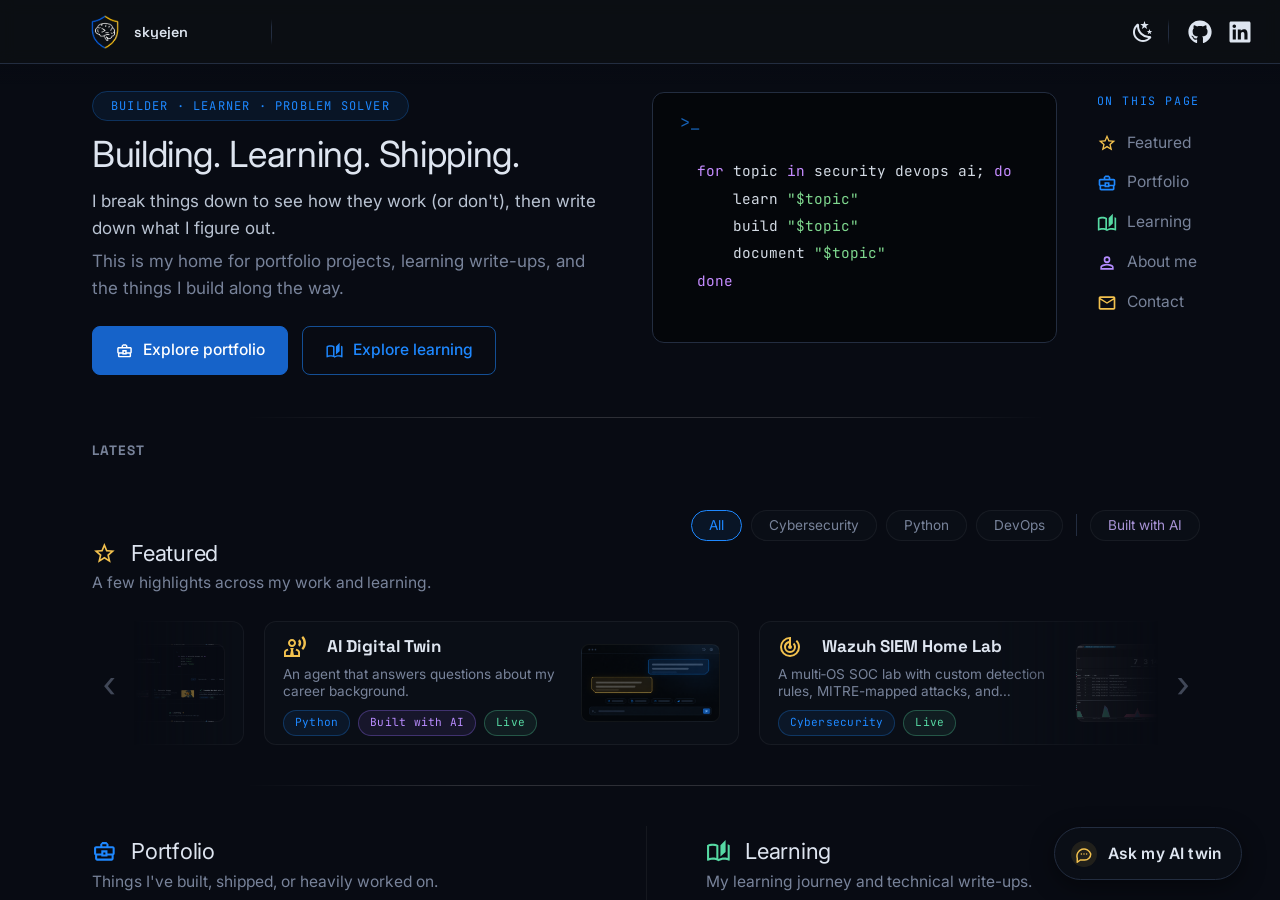
<file: index.html>
<!doctype html>
<html lang="en" class="no-js">
  <head>
    
      <meta charset="utf-8">
      <meta name="viewport" content="width=device-width,initial-scale=1">
      
        <meta name="description" content="Jen Skye: portfolio and learning projects across Cybersecurity, DevOps and AI.">
      
      
        <meta name="author" content="skyejen">
      
      
        <link rel="canonical" href="https://skyejen.github.io/">
      
      
      
      
        
      
      
      <link rel="icon" href="images/main-v2-1.png">
      <meta name="generator" content="mkdocs-1.6.1, mkdocs-material-9.7.7">
    
    
  <title>Jen Skye · Cybersecurity, DevOps &amp; AI</title>

    
      <link rel="stylesheet" href="assets/stylesheets/main.ec1eaa64.min.css">
      
        
        <link rel="stylesheet" href="assets/stylesheets/palette.ab4e12ef.min.css">
      
      


    
    
      
    
    
      
        
        
        <link rel="preconnect" href="https://fonts.gstatic.com" crossorigin>
        <link rel="stylesheet" href="https://fonts.googleapis.com/css?family=Inter:300,300i,400,400i,700,700i%7CJetBrains+Mono:400,400i,700,700i&display=fallback">
        <style>:root{--md-text-font:"Inter";--md-code-font:"JetBrains Mono"}</style>
      
    
    
      <link rel="stylesheet" href="sj-theme/extra.css">
    
      <link rel="stylesheet" href="stylesheets/local.css">
    
    <script>__md_scope=new URL(".",location),__md_hash=e=>[...e].reduce(((e,_)=>(e<<5)-e+_.charCodeAt(0)),0),__md_get=(e,_=localStorage,t=__md_scope)=>JSON.parse(_.getItem(t.pathname+"."+e)),__md_set=(e,_,t=localStorage,a=__md_scope)=>{try{t.setItem(a.pathname+"."+e,JSON.stringify(_))}catch(e){}}</script>
    
      

    
    
  <link rel="preconnect" href="https://fonts.googleapis.com">
  <link rel="preconnect" href="https://fonts.gstatic.com" crossorigin>
  <link rel="stylesheet" href="https://fonts.googleapis.com/css2?family=Space+Grotesk:wght@400;500;600;700&display=swap">
  <script>
    /* apply saved night mode before first paint (no flash) */
    if (localStorage.getItem("sj-night") === "1") {
      document.documentElement.classList.add("sj-night");
    }
  </script><meta property="og:type" content="website">
  <meta property="og:site_name" content="skyejen">
  <meta property="og:title" content="Jen Skye · Cybersecurity, DevOps &amp; AI">
  <meta property="og:description" content="Jen Skye: portfolio and learning projects across Cybersecurity, DevOps and AI.">
  <meta property="og:image" content="https://skyejen.github.io/images/og-cover.png">
  <meta property="og:url" content="https://skyejen.github.io/">
  <meta name="twitter:card" content="summary_large_image">
  <meta name="twitter:title" content="Jen Skye · Cybersecurity, DevOps &amp; AI">
  <meta name="twitter:description" content="Jen Skye: portfolio and learning projects across Cybersecurity, DevOps and AI.">
  <meta name="twitter:image" content="https://skyejen.github.io/images/og-cover.png">

  </head>
  
  
    
    
      
    
    
    
    
    <body dir="ltr" data-md-color-scheme="slate" data-md-color-primary="custom" data-md-color-accent="custom">
  
    
    <input class="md-toggle" data-md-toggle="drawer" type="checkbox" id="__drawer" autocomplete="off">
    <input class="md-toggle" data-md-toggle="search" type="checkbox" id="__search" autocomplete="off">
    <label class="md-overlay" for="__drawer"></label>
    <div data-md-component="skip">
      
        
        <a href="#building-learning-shipping" class="md-skip">
          Skip to content
        </a>
      
    </div>
    <div data-md-component="announce">
      
    </div>
    
    
      <header class="md-header md-header--shadow" data-md-component="header">
  <nav class="md-header__inner md-grid" aria-label="Header">
    <div class="sj-brand">
      <a href="." title="skyejen" class="md-header__button md-logo" aria-label="skyejen" data-md-component="logo">
        
  <img src="images/main-v2-1.png" alt="logo">

      </a>
      <div class="md-header__title sj-header-title">
        <div class="md-header__ellipsis">
          <div class="md-header__topic">
            <span class="md-ellipsis">
              <a class="sj-user" href="https://skyejen.github.io" title="skyejen">skyejen</a>
            </span>
          </div>
        </div>
      </div>
    </div>
    <button class="md-header__button md-icon sj-night-toggle" title="Toggle night mode" aria-label="Toggle night mode" type="button">
      <svg xmlns="http://www.w3.org/2000/svg" viewBox="0 0 24 24"><path d="m17.75 4.09-2.53 1.94.91 3.06-2.63-1.81-2.63 1.81.91-3.06-2.53-1.94L12.44 4l1.06-3 1.06 3zm3.5 6.91-1.64 1.25.59 1.98-1.7-1.17-1.7 1.17.59-1.98L15.75 11l2.06-.05L18.5 9l.69 1.95zm-2.28 4.95c.83-.08 1.72 1.1 1.19 1.85-.32.45-.66.87-1.08 1.27C15.17 23 8.84 23 4.94 19.07c-3.91-3.9-3.91-10.24 0-14.14.4-.4.82-.76 1.27-1.08.75-.53 1.93.36 1.85 1.19-.27 2.86.69 5.83 2.89 8.02a9.96 9.96 0 0 0 8.02 2.89m-1.64 2.02a12.08 12.08 0 0 1-7.8-3.47c-2.17-2.19-3.33-5-3.49-7.82-2.81 3.14-2.7 7.96.31 10.98 3.02 3.01 7.84 3.12 10.98.31"/></svg>
    </button>
    
      <div class="md-header__source">
        <a href="https://github.com/skyejen" title="Go to repository" class="md-source" data-md-component="source">
  <div class="md-source__icon md-icon">
    
    <svg xmlns="http://www.w3.org/2000/svg" viewBox="0 0 512 512"><!--! Font Awesome Free 7.1.0 by @fontawesome - https://fontawesome.com License - https://fontawesome.com/license/free (Icons: CC BY 4.0, Fonts: SIL OFL 1.1, Code: MIT License) Copyright 2025 Fonticons, Inc.--><path d="M173.9 397.4c0 2-2.3 3.6-5.2 3.6-3.3.3-5.6-1.3-5.6-3.6 0-2 2.3-3.6 5.2-3.6 3-.3 5.6 1.3 5.6 3.6m-31.1-4.5c-.7 2 1.3 4.3 4.3 4.9 2.6 1 5.6 0 6.2-2s-1.3-4.3-4.3-5.2c-2.6-.7-5.5.3-6.2 2.3m44.2-1.7c-2.9.7-4.9 2.6-4.6 4.9.3 2 2.9 3.3 5.9 2.6 2.9-.7 4.9-2.6 4.6-4.6-.3-1.9-3-3.2-5.9-2.9M252.8 8C114.1 8 8 113.3 8 252c0 110.9 69.8 205.8 169.5 239.2 12.8 2.3 17.3-5.6 17.3-12.1 0-6.2-.3-40.4-.3-61.4 0 0-70 15-84.7-29.8 0 0-11.4-29.1-27.8-36.6 0 0-22.9-15.7 1.6-15.4 0 0 24.9 2 38.6 25.8 21.9 38.6 58.6 27.5 72.9 20.9 2.3-16 8.8-27.1 16-33.7-55.9-6.2-112.3-14.3-112.3-110.5 0-27.5 7.6-41.3 23.6-58.9-2.6-6.5-11.1-33.3 2.6-67.9 20.9-6.5 69 27 69 27 20-5.6 41.5-8.5 62.8-8.5s42.8 2.9 62.8 8.5c0 0 48.1-33.6 69-27 13.7 34.7 5.2 61.4 2.6 67.9 16 17.7 25.8 31.5 25.8 58.9 0 96.5-58.9 104.2-114.8 110.5 9.2 7.9 17 22.9 17 46.4 0 33.7-.3 75.4-.3 83.6 0 6.5 4.6 14.4 17.3 12.1C436.2 457.8 504 362.9 504 252 504 113.3 391.5 8 252.8 8M105.2 352.9c-1.3 1-1 3.3.7 5.2 1.6 1.6 3.9 2.3 5.2 1 1.3-1 1-3.3-.7-5.2-1.6-1.6-3.9-2.3-5.2-1m-10.8-8.1c-.7 1.3.3 2.9 2.3 3.9 1.6 1 3.6.7 4.3-.7.7-1.3-.3-2.9-2.3-3.9-2-.6-3.6-.3-4.3.7m32.4 35.6c-1.6 1.3-1 4.3 1.3 6.2 2.3 2.3 5.2 2.6 6.5 1 1.3-1.3.7-4.3-1.3-6.2-2.2-2.3-5.2-2.6-6.5-1m-11.4-14.7c-1.6 1-1.6 3.6 0 5.9s4.3 3.3 5.6 2.3c1.6-1.3 1.6-3.9 0-6.2-1.4-2.3-4-3.3-5.6-2"/></svg>
  </div>
  <div class="md-source__repository">
    skyejen
  </div>
</a>
      </div>
    
    <a class="md-header__button md-icon sj-linkedin" href="https://www.linkedin.com/in/skyejen/" title="LinkedIn" rel="noopener" target="_blank">
      <svg xmlns="http://www.w3.org/2000/svg" viewBox="0 0 448 512"><!--! Font Awesome Free 7.1.0 by @fontawesome - https://fontawesome.com License - https://fontawesome.com/license/free (Icons: CC BY 4.0, Fonts: SIL OFL 1.1, Code: MIT License) Copyright 2025 Fonticons, Inc.--><path d="M416 32H31.9C14.3 32 0 46.5 0 64.3v383.4C0 465.5 14.3 480 31.9 480H416c17.6 0 32-14.5 32-32.3V64.3c0-17.8-14.4-32.3-32-32.3M135.4 416H69V202.2h66.5V416zM102.2 96a38.5 38.5 0 1 1 0 77 38.5 38.5 0 1 1 0-77m282.1 320h-66.4V312c0-24.8-.5-56.7-34.5-56.7-34.6 0-39.9 27-39.9 54.9V416h-66.4V202.2h63.7v29.2h.9c8.9-16.8 30.6-34.5 62.9-34.5 67.2 0 79.7 44.3 79.7 101.9z"/></svg>
    </a>
  </nav>
</header>
    
    <div class="md-container" data-md-component="container">
      
      
        
          
        
      
      <main class="md-main" data-md-component="main">
        <div class="md-main__inner md-grid">
          <div class="md-sidebar md-sidebar--primary" data-md-component="sidebar" data-md-type="navigation">
    <div class="md-sidebar__scrollwrap">
      <div class="md-sidebar__inner"></div>
    </div>
    <a class="sj-side-card" href="mailto:jennifer.skye@outlook.com" title="Email me">
      <span class="sj-side-card-logo">
        <svg viewBox="0 0 24 24" width="20" height="20" fill="none" stroke="currentColor" stroke-width="2" stroke-linecap="round" stroke-linejoin="round">
          <rect x="2" y="4" width="20" height="16" rx="2"></rect>
          <path d="m22 7-8.97 5.7a1.94 1.94 0 0 1-2.06 0L2 7"></path>
        </svg>
      </span>
      <span><strong>Contact me</strong><em>jennifer.skye@outlook.com</em></span>
    </a>
  </div>
  
    <div class="md-sidebar md-sidebar--secondary" data-md-component="sidebar" data-md-type="toc">
      <div class="md-sidebar__scrollwrap">
        <div class="md-sidebar__inner">
          

<nav class="md-nav md-nav--secondary" aria-label="Table of contents">
  
  
  
    
  
  
    <label class="md-nav__title" for="__toc">
      <span class="md-nav__icon md-icon"></span>
      Table of contents
    </label>
    <ul class="md-nav__list" data-md-scrollfix>
      
        <li class="md-nav__item">
  <a href="#featured" class="md-nav__link">
    <span class="md-ellipsis">
      
        Featured
      
    </span>
  </a>
  
</li>
      
        <li class="md-nav__item">
  <a href="#portfolio" class="md-nav__link">
    <span class="md-ellipsis">
      
        Portfolio
      
    </span>
  </a>
  
</li>
      
        <li class="md-nav__item">
  <a href="#learning" class="md-nav__link">
    <span class="md-ellipsis">
      
        Learning
      
    </span>
  </a>
  
    <nav class="md-nav" aria-label="Learning">
      <ul class="md-nav__list">
        
          <li class="md-nav__item">
  <a href="#about-me" class="md-nav__link">
    <span class="md-ellipsis">
      
        About me
      
    </span>
  </a>
  
    <nav class="md-nav" aria-label="About me">
      <ul class="md-nav__list">
        
          <li class="md-nav__item">
  <a href="#lets-connect" class="md-nav__link">
    <span class="md-ellipsis">
      
        Let's connect
      
    </span>
  </a>
  
</li>
        
      </ul>
    </nav>
  
</li>
        
      </ul>
    </nav>
  
</li>
      
    </ul>
  
</nav>
        </div>
      </div>
    </div>
  

          
            <div class="md-content" data-md-component="content">
              
              <article class="md-content__inner md-typeset">
                
                  


  
  


<div class="sj-hero">
<div class="sj-hero-main">
<p class="sj-pillrow"><span class="sj-pillbar">Builder&nbsp;&middot;&nbsp;Learner&nbsp;&middot;&nbsp;Problem&nbsp;solver</span></p>
<h1 id="building-learning-shipping">Building. Learning. Shipping.<a class="headerlink" href="#building-learning-shipping" title="Permanent link">&para;</a></h1>
<p class="sj-lead-p sj-lead-strong">I break things down to see how they work (or don't), then write down what I figure out.</p>
<p class="sj-lead-p">This is my home for portfolio projects, learning write-ups, and the things I build along the way.</p>
<div class="sj-hero-cta">
<p><a class="sj-btn sj-btn--primary" href="#portfolio"><span class="twemoji"><svg xmlns="http://www.w3.org/2000/svg" viewBox="0 0 24 24"><path d="M20 7h-4V5l-2-2h-4L8 5v2H4c-1.1 0-2 .9-2 2v5c0 .75.4 1.38 1 1.73V19c0 1.11.89 2 2 2h14c1.11 0 2-.89 2-2v-3.28c.59-.35 1-.99 1-1.72V9c0-1.1-.9-2-2-2M10 5h4v2h-4zM4 9h16v5h-5v-3H9v3H4zm9 6h-2v-2h2zm6 4H5v-3h4v1h6v-1h4z"/></svg></span> Explore portfolio</a>
<a class="sj-btn" href="#learning"><span class="twemoji"><svg xmlns="http://www.w3.org/2000/svg" viewBox="0 0 24 24"><path d="m19 1-5 5v11l5-4.5zm2 4v13.5c-1.1-.35-2.3-.5-3.5-.5-1.7 0-4.15.65-5.5 1.5V6c-1.45-1.1-3.55-1.5-5.5-1.5S2.45 4.9 1 6v14.65c0 .25.25.5.5.5.1 0 .15-.05.25-.05C3.1 20.45 5.05 20 6.5 20c1.95 0 4.05.4 5.5 1.5 1.35-.85 3.8-1.5 5.5-1.5 1.65 0 3.35.3 4.75 1.05.1.05.15.05.25.05.25 0 .5-.25.5-.5V6c-.6-.45-1.25-.75-2-1M10 18.41C8.75 18.09 7.5 18 6.5 18c-1.06 0-2.32.19-3.5.5V7.13c.91-.4 2.14-.63 3.5-.63s2.59.23 3.5.63z"/></svg></span> Explore learning</a></p>
</div>
</div>
<div class="sj-hero-side">
<div class="sj-codepanel">
<span class="sj-prompt">&gt;_</span>
<pre class="sj-codepanel-body"><code id="sj-code">loading...</code></pre>
</div>
</div>
<nav class="sj-hero-toc">
<p><span class="sj-toc-label">On this page</span>
<a class="sj-toc-link toc-featured" href="#featured"><span class="twemoji"><svg xmlns="http://www.w3.org/2000/svg" viewBox="0 0 24 24"><path d="m12 15.39-3.76 2.27.99-4.28-3.32-2.88 4.38-.37L12 6.09l1.71 4.04 4.38.37-3.32 2.88.99 4.28M22 9.24l-7.19-.61L12 2 9.19 8.63 2 9.24l5.45 4.73L5.82 21 12 17.27 18.18 21l-1.64-7.03z"/></svg></span> Featured</a>
<a class="sj-toc-link toc-portfolio" href="#portfolio"><span class="twemoji"><svg xmlns="http://www.w3.org/2000/svg" viewBox="0 0 24 24"><path d="M20 7h-4V5l-2-2h-4L8 5v2H4c-1.1 0-2 .9-2 2v5c0 .75.4 1.38 1 1.73V19c0 1.11.89 2 2 2h14c1.11 0 2-.89 2-2v-3.28c.59-.35 1-.99 1-1.72V9c0-1.1-.9-2-2-2M10 5h4v2h-4zM4 9h16v5h-5v-3H9v3H4zm9 6h-2v-2h2zm6 4H5v-3h4v1h6v-1h4z"/></svg></span> Portfolio</a>
<a class="sj-toc-link toc-learning" href="#learning"><span class="twemoji"><svg xmlns="http://www.w3.org/2000/svg" viewBox="0 0 24 24"><path d="m19 1-5 5v11l5-4.5zm2 4v13.5c-1.1-.35-2.3-.5-3.5-.5-1.7 0-4.15.65-5.5 1.5V6c-1.45-1.1-3.55-1.5-5.5-1.5S2.45 4.9 1 6v14.65c0 .25.25.5.5.5.1 0 .15-.05.25-.05C3.1 20.45 5.05 20 6.5 20c1.95 0 4.05.4 5.5 1.5 1.35-.85 3.8-1.5 5.5-1.5 1.65 0 3.35.3 4.75 1.05.1.05.15.05.25.05.25 0 .5-.25.5-.5V6c-.6-.45-1.25-.75-2-1M10 18.41C8.75 18.09 7.5 18 6.5 18c-1.06 0-2.32.19-3.5.5V7.13c.91-.4 2.14-.63 3.5-.63s2.59.23 3.5.63z"/></svg></span> Learning</a>
<a class="sj-toc-link toc-about" href="#about-me"><span class="twemoji"><svg xmlns="http://www.w3.org/2000/svg" viewBox="0 0 24 24"><path d="M12 4a4 4 0 0 1 4 4 4 4 0 0 1-4 4 4 4 0 0 1-4-4 4 4 0 0 1 4-4m0 2a2 2 0 0 0-2 2 2 2 0 0 0 2 2 2 2 0 0 0 2-2 2 2 0 0 0-2-2m0 7c2.67 0 8 1.33 8 4v3H4v-3c0-2.67 5.33-4 8-4m0 1.9c-2.97 0-6.1 1.46-6.1 2.1v1.1h12.2V17c0-.64-3.13-2.1-6.1-2.1"/></svg></span> About me</a>
<a class="sj-toc-link toc-contact" href="#lets-connect"><span class="twemoji"><svg xmlns="http://www.w3.org/2000/svg" viewBox="0 0 24 24"><path d="M22 6c0-1.1-.9-2-2-2H4c-1.1 0-2 .9-2 2v12c0 1.1.9 2 2 2h16c1.1 0 2-.9 2-2zm-2 0-8 5-8-5zm0 12H4V8l8 5 8-5z"/></svg></span> Contact</a></p>
</nav>
</div>
<div class="sj-divider"></div>

<div class="sj-recent sj-recent--band" data-sj-recent="https://skyejen.github.io/cybersecurity/latest.json" data-sj-recent-style="band" data-sj-recent-limit="5" hidden>
<span class="sj-recent-band-label">Latest</span>
<div class="sj-recent-band"></div>
</div>

<div class="sj-featwrap">
<div class="sj-sechead">
<h2 id="featured"><span class="twemoji"><svg xmlns="http://www.w3.org/2000/svg" viewBox="0 0 24 24"><path d="m12 15.39-3.76 2.27.99-4.28-3.32-2.88 4.38-.37L12 6.09l1.71 4.04 4.38.37-3.32 2.88.99 4.28M22 9.24l-7.19-.61L12 2 9.19 8.63 2 9.24l5.45 4.73L5.82 21 12 17.27 18.18 21l-1.64-7.03z"/></svg></span> Featured<a class="headerlink" href="#featured" title="Permanent link">&para;</a></h2>
<div class="sj-filters">
<button class="sj-filter is-active" data-filter="all">All</button>
<button class="sj-filter" data-filter="cybersecurity">Cybersecurity</button>
<button class="sj-filter" data-filter="python">Python</button>
<button class="sj-filter" data-filter="devops">DevOps</button>
<span class="sj-filter-sep" aria-hidden="true"></span>
<button class="sj-filter sj-filter--ai" data-filter="built-ai">Built with AI</button>
</div>
</div>
<p class="sj-section-sub">A few highlights across my work and learning.</p>
<div class="sj-carousel">
<div class="sj-carousel-track">
<p><a class="sj-feat-card" data-disc="python built-ai" href="https://skyejen.github.io/generalist-tech/portfolio/ai-digital-twin/" markdown="span">
<span class="sj-card-icon sj-card-icon--gold"><span class="twemoji"><svg xmlns="http://www.w3.org/2000/svg" viewBox="0 0 24 24"><path d="M16.75 4.36c2.02 2.2 2.02 5.25 0 7.27l-1.68-1.69c.84-1.18.84-2.71 0-3.89zM20.06 1c3.94 4.05 3.9 10.11 0 14l-1.63-1.63c2.77-3.18 2.77-7.72 0-10.74zm-6.7 12.76C15.31 14.42 17 15.5 17 17v5H1v-5c0-1.5 1.69-2.58 3.65-3.24L5.27 15l.23.5c-1.5.46-2.6 1.12-2.6 1.5v3.1h4.22L8 15.03l-.94-1.88c.62-.07 1.27-.12 1.94-.12s1.32.05 1.94.12L10 15.03l.88 5.07h4.22V17c0-.38-1.1-1.04-2.6-1.5l.23-.5zM9 6c-1.1 0-2 .9-2 2s.9 2 2 2 2-.9 2-2-.9-2-2-2m0 6c-2.21 0-4-1.79-4-4s1.79-4 4-4 4 1.79 4 4-1.79 4-4 4"/></svg></span></span>
<span class="sj-card-title">AI Digital Twin</span>
<span class="sj-card-desc">An agent that answers questions about my career background.</span>
<span class="sj-tags"><span class="sj-tag">Python</span><span class="sj-tag sj-tag--ai">Built with AI</span><span class="sj-tag sj-tag--live">Live</span></span>
<span class="sj-feat-thumb" style="background-image:url(images/featured/ai-twin.png)"></span>
</a></p>
<p><a class="sj-feat-card" data-disc="cybersecurity" href="https://skyejen.github.io/cybersecurity/portfolio/home-labs/wazuh/" markdown="span">
<span class="sj-card-icon"><span class="twemoji"><svg xmlns="http://www.w3.org/2000/svg" viewBox="0 0 24 24"><path d="m19.07 4.93-1.41 1.41A8.01 8.01 0 0 1 20 12a8 8 0 0 1-8 8 8 8 0 0 1-8-8c0-4.08 3.05-7.44 7-7.93v2.02C8.16 6.57 6 9.03 6 12a6 6 0 0 0 6 6 6 6 0 0 0 6-6c0-1.66-.67-3.16-1.76-4.24l-1.41 1.41C15.55 9.9 16 10.9 16 12a4 4 0 0 1-4 4 4 4 0 0 1-4-4c0-1.86 1.28-3.41 3-3.86v2.14c-.6.35-1 .98-1 1.72a2 2 0 0 0 2 2 2 2 0 0 0 2-2c0-.74-.4-1.38-1-1.72V2h-1A10 10 0 0 0 2 12a10 10 0 0 0 10 10 10 10 0 0 0 10-10c0-2.76-1.12-5.26-2.93-7.07"/></svg></span></span>
<span class="sj-card-title">Wazuh SIEM Home Lab</span>
<span class="sj-card-desc">A multi&#8209;OS SOC lab with custom detection rules, MITRE-mapped attacks, and dashboards.</span>
<span class="sj-tags"><span class="sj-tag">Cybersecurity</span><span class="sj-tag sj-tag--live">Live</span></span>
<span class="sj-feat-thumb" style="background-image:url(images/featured/wazuh.png)"></span>
</a></p>
<p><a class="sj-feat-card" data-disc="devops" href="https://skyejen.github.io/devops/portfolio/sentry-rescue/" markdown="span">
<span class="sj-card-icon"><span class="twemoji"><svg xmlns="http://www.w3.org/2000/svg" viewBox="0 0 24 24"><path d="M19.79 15.41c.95-2.17.95-4.66 0-6.82l-2.74 1.24c.6 1.38.6 2.95.01 4.34zm-4.37-11.2a8.54 8.54 0 0 0-6.83 0l1.24 2.73c1.39-.59 2.96-.59 4.35.01zM4.21 8.58a8.56 8.56 0 0 0 0 6.84l2.74-1.25c-.6-1.38-.6-2.96 0-4.35zm4.38 11.21a8.5 8.5 0 0 0 6.83-.01l-1.24-2.73a5.5 5.5 0 0 1-4.34.01zM12 2a10 10 0 0 1 10 10 10 10 0 0 1-10 10A10 10 0 0 1 2 12 10 10 0 0 1 12 2m0 6a4 4 0 0 0-4 4 4 4 0 0 0 4 4 4 4 0 0 0 4-4 4 4 0 0 0-4-4"/></svg></span></span>
<span class="sj-card-title">Sentry Rescue</span>
<span class="sj-card-desc">Recovering a self&#8209;hosted Sentry stuck at 101% vCPU and down for weeks.</span>
<span class="sj-tags"><span class="sj-tag">DevOps</span><span class="sj-tag sj-tag--live">Live</span></span>
<span class="sj-feat-thumb" style="background-image:url(images/featured/sentry.png)"></span>
</a></p>
<p><a class="sj-feat-card" data-disc="devops cybersecurity" href="https://skyejen.github.io/devops/portfolio/ugs-trigger/" markdown="span">
<span class="sj-card-icon"><span class="twemoji"><svg xmlns="http://www.w3.org/2000/svg" viewBox="0 0 24 24"><path d="M14 2H6a2 2 0 0 0-2 2v16a2 2 0 0 0 2 2h7c-.41-.25-.8-.56-1.14-.9-.33-.33-.61-.7-.86-1.1H6V4h7v5h5v1.18c.71.16 1.39.43 2 .82V8zm6.31 16.9c1.33-2.11.69-4.9-1.4-6.22-2.11-1.33-4.91-.68-6.22 1.4-1.34 2.11-.69 4.89 1.4 6.22 1.46.93 3.32.93 4.79.02L22 23.39 23.39 22zm-3.81.1a2.5 2.5 0 0 1-2.5-2.5 2.5 2.5 0 0 1 2.5-2.5 2.5 2.5 0 0 1 2.5 2.5 2.5 2.5 0 0 1-2.5 2.5"/></svg></span></span>
<span class="sj-card-title">Silent Build Trigger</span>
<span class="sj-card-desc">A CI pipeline that failed silently, traced to a hidden authorisation 403.</span>
<span class="sj-tags"><span class="sj-tag">DevOps</span><span class="sj-tag">Cybersecurity</span><span class="sj-tag sj-tag--live">Live</span></span>
<span class="sj-feat-thumb" style="background-image:url(images/featured/ugs.png)"></span>
</a></p>
<p><a class="sj-feat-card" data-disc="built-ai" href="https://skyejen.github.io/generalist-tech/portfolio/living-stars/" markdown="span">
<span class="sj-card-icon"><span class="twemoji"><svg xmlns="http://www.w3.org/2000/svg" viewBox="0 0 24 24"><path d="M19.5 17c-.14 0-.26 0-.39.04L17.5 13.8c.45-.45.75-1.09.75-1.8a2.5 2.5 0 0 0-2.5-2.5c-.14 0-.25 0-.4.04L13.74 6.3c.47-.46.76-1.09.76-1.8a2.5 2.5 0 0 0-5 0c0 .7.29 1.34.76 1.79L8.65 9.54c-.15-.04-.26-.04-.4-.04a2.5 2.5 0 0 0-2.5 2.5c0 .71.29 1.34.75 1.79l-1.61 3.25C4.76 17 4.64 17 4.5 17a2.5 2.5 0 0 0 0 5A2.5 2.5 0 0 0 7 19.5c0-.7-.29-1.34-.76-1.79l1.62-3.25c.14.04.26.04.39.04s.25 0 .38-.04l1.63 3.25c-.47.45-.76 1.09-.76 1.79a2.5 2.5 0 0 0 5 0A2.5 2.5 0 0 0 12 17c-.13 0-.26 0-.39.04L10 13.8c.45-.45.75-1.09.75-1.8 0-.7-.29-1.33-.75-1.79l1.61-3.25c.13.04.26.04.39.04s.26 0 .39-.04L14 10.21a2.5 2.5 0 0 0 1.75 4.29c.13 0 .25 0 .38-.04l1.63 3.25c-.47.45-.76 1.09-.76 1.79a2.5 2.5 0 0 0 5 0 2.5 2.5 0 0 0-2.5-2.5m-15 3.5c-.55 0-1-.45-1-1s.45-1 1-1 1 .45 1 1-.45 1-1 1m8.5-1c0 .55-.45 1-1 1s-1-.45-1-1 .45-1 1-1 1 .45 1 1M7.25 12c0-.55.45-1 1-1s1 .45 1 1-.45 1-1 1-1-.45-1-1M11 4.5c0-.55.45-1 1-1s1 .45 1 1-.45 1-1 1-1-.45-1-1m3.75 7.5c0-.55.45-1 1-1s1 .45 1 1-.45 1-1 1-1-.45-1-1m4.75 8.5c-.55 0-1-.45-1-1s.45-1 1-1 1 .45 1 1-.45 1-1 1"/></svg></span></span>
<span class="sj-card-title">The Living Stars (App)</span>
<span class="sj-card-desc">An interactive knowledge&#8209;graph star map, built full&#8209;stack while pairing with AI.</span>
<span class="sj-tags"><span class="sj-tag sj-tag--ai">Built with AI</span><span class="sj-tag sj-tag--live">Live</span></span>
<span class="sj-feat-thumb" style="background-image:url(images/featured/living-stars-app.png)"></span>
</a></p>
<p><a class="sj-feat-card" data-disc="devops" href="https://skyejen.github.io/devops/portfolio/living-stars/" markdown="span">
<span class="sj-card-icon"><span class="twemoji"><svg xmlns="http://www.w3.org/2000/svg" viewBox="0 0 24 24"><path d="M13 19h1a1 1 0 0 1 1 1h7v2h-7a1 1 0 0 1-1 1h-4a1 1 0 0 1-1-1H2v-2h7a1 1 0 0 1 1-1h1v-2H4a1 1 0 0 1-1-1v-4a1 1 0 0 1 1-1h16a1 1 0 0 1 1 1v4a1 1 0 0 1-1 1h-7zM4 3h16a1 1 0 0 1 1 1v4a1 1 0 0 1-1 1H4a1 1 0 0 1-1-1V4a1 1 0 0 1 1-1m5 4h1V5H9zm0 8h1v-2H9zM5 5v2h2V5zm0 8v2h2v-2z"/></svg></span></span>
<span class="sj-card-title">The Living Stars (Infra)</span>
<span class="sj-card-desc">Hosting, CI/CD, and automated backups for a live app I built as a side project.</span>
<span class="sj-tags"><span class="sj-tag">DevOps</span><span class="sj-tag sj-tag--live">Live</span></span>
<span class="sj-feat-thumb" style="background-image:url(images/featured/living-stars-infra.png)"></span>
</a></p>
<p><a class="sj-feat-card" data-disc="python built-ai" href="https://skyejen.github.io/python/portfolio/meeting-meerkat/" markdown="span">
<span class="sj-card-icon"><span class="twemoji"><svg xmlns="http://www.w3.org/2000/svg" viewBox="0 0 24 24"><path d="M10 21h4a2 2 0 0 1-2 2 2 2 0 0 1-2-2m11-2v1H3v-1l2-2v-6c0-3.1 2.03-5.83 5-6.71V4a2 2 0 0 1 2-2 2 2 0 0 1 2 2v.29c2.97.88 5 3.61 5 6.71v6zm-4-8a5 5 0 0 0-5-5 5 5 0 0 0-5 5v7h10zm2.75-7.81-1.42 1.42A8.98 8.98 0 0 1 21 11h2c0-2.93-1.16-5.75-3.25-7.81M1 11h2c0-2.4.96-4.7 2.67-6.39L4.25 3.19A10.96 10.96 0 0 0 1 11"/></svg></span></span>
<span class="sj-card-title">Meeting Meerkat</span>
<span class="sj-card-desc">A Python service that replaced a paid meeting&#8209;reminder tool.</span>
<span class="sj-tags"><span class="sj-tag">Python</span><span class="sj-tag sj-tag--ai">Built with AI</span><span class="sj-tag sj-tag--live">Live</span></span>
<span class="sj-feat-thumb" style="background-image:url(images/featured/meeting-meerkat.png)"></span>
</a></p>
<p><a class="sj-feat-card" data-disc="python" href="https://skyejen.github.io/python/portfolio/detective-buggy/" markdown="span">
<span class="sj-card-icon"><span class="twemoji"><svg xmlns="http://www.w3.org/2000/svg" viewBox="0 0 24 24"><path d="M9.5 3A6.5 6.5 0 0 1 16 9.5c0 1.61-.59 3.09-1.56 4.23l.27.27h.79l5 5-1.5 1.5-5-5v-.79l-.27-.27A6.52 6.52 0 0 1 9.5 16 6.5 6.5 0 0 1 3 9.5 6.5 6.5 0 0 1 9.5 3m0 2C7 5 5 7 5 9.5S7 14 9.5 14 14 12 14 9.5 12 5 9.5 5"/></svg></span></span>
<span class="sj-card-title">Detective Buggy</span>
<span class="sj-card-desc">A full-stack Flask + Postgres detective game - my CS50 final project.</span>
<span class="sj-tags"><span class="sj-tag">Python</span><span class="sj-tag sj-tag--live">Live</span></span>
<span class="sj-feat-thumb" style="background-image:url(images/featured/detective-buggy.png)"></span>
</a></p>
<p><a class="sj-feat-card" data-disc="built-ai" href="https://skyejen.github.io/generalist-tech/portfolio/portfolio-site/" markdown="span">
<span class="sj-card-icon"><span class="twemoji"><svg xmlns="http://www.w3.org/2000/svg" viewBox="0 0 24 24"><path d="m9 4 2.5 5.5L17 12l-5.5 2.5L9 20l-2.5-5.5L1 12l5.5-2.5zm0 4.83L8 11l-2.17 1L8 13l1 2.17L10 13l2.17-1L10 11zM19 9l-1.26-2.74L15 5l2.74-1.25L19 1l1.25 2.75L23 5l-2.75 1.26zm0 14-1.26-2.74L15 19l2.74-1.25L19 15l1.25 2.75L23 19l-2.75 1.26z"/></svg></span></span>
<span class="sj-card-title">Portfolio Site</span>
<span class="sj-card-desc">This very site. Theme, layout and components, designed and built end to end while pairing with AI.</span>
<span class="sj-tags"><span class="sj-tag sj-tag--ai">Built with AI</span><span class="sj-tag sj-tag--live">Live</span></span>
<span class="sj-feat-thumb" style="background-image:url(images/featured/portfolio-site.png)"></span>
</a></p>
<div class="sj-carousel-empty" hidden="hidden">No featured items match those filters yet. Try removing a filter.</div>
</div>
<p><button class="sj-carousel-btn sj-carousel-prev" aria-label="Previous">&lsaquo;</button>
<button class="sj-carousel-btn sj-carousel-next" aria-label="Next">&rsaquo;</button></p>
</div>
</div>
<div class="sj-divider sj-divider--sec"></div>

<div class="sj-hubs">
<div class="sj-hub">
<h2 id="portfolio"><span class="twemoji"><svg xmlns="http://www.w3.org/2000/svg" viewBox="0 0 24 24"><path d="M20 7h-4V5l-2-2h-4L8 5v2H4c-1.1 0-2 .9-2 2v5c0 .75.4 1.38 1 1.73V19c0 1.11.89 2 2 2h14c1.11 0 2-.89 2-2v-3.28c.59-.35 1-.99 1-1.72V9c0-1.1-.9-2-2-2M10 5h4v2h-4zM4 9h16v5h-5v-3H9v3H4zm9 6h-2v-2h2zm6 4H5v-3h4v1h6v-1h4z"/></svg></span> Portfolio<a class="headerlink" href="#portfolio" title="Permanent link">&para;</a></h2>
<p class="sj-section-sub">Things I've built, shipped, or heavily worked on.</p>
<div class="sj-hubgrid">
<p><a class="sj-hubcard" data-disc="cybersecurity" href="https://skyejen.github.io/cybersecurity/portfolio/" markdown="span">
<span class="sj-card-icon"><span class="twemoji"><svg xmlns="http://www.w3.org/2000/svg" viewBox="0 0 24 24"><path d="M21 11c0 5.55-3.84 10.74-9 12-5.16-1.26-9-6.45-9-12V5l9-4 9 4zm-9 10c3.75-1 7-5.46 7-9.78V6.3l-7-3.12L5 6.3v4.92C5 15.54 8.25 20 12 21m2.8-10V9.5C14.8 8.1 13.4 7 12 7S9.2 8.1 9.2 9.5V11c-.6 0-1.2.6-1.2 1.2v3.5c0 .7.6 1.3 1.2 1.3h5.5c.7 0 1.3-.6 1.3-1.2v-3.5c0-.7-.6-1.3-1.2-1.3m-1.3 0h-3V9.5c0-.8.7-1.3 1.5-1.3s1.5.5 1.5 1.3z"/></svg></span></span>
<span class="sj-card-title">Cybersecurity</span>
<span class="sj-card-desc">Labs, write-ups &amp; projects</span>
</a></p>
<p><a class="sj-hubcard" data-disc="python" href="https://skyejen.github.io/python/portfolio/" markdown="span">
<span class="sj-card-icon"><span class="twemoji"><svg xmlns="http://www.w3.org/2000/svg" viewBox="0 0 24 24"><path d="M19.14 7.5A2.86 2.86 0 0 1 22 10.36v3.78A2.86 2.86 0 0 1 19.14 17H12c0 .39.32.96.71.96H17v1.68a2.86 2.86 0 0 1-2.86 2.86H9.86A2.86 2.86 0 0 1 7 19.64v-3.75a2.85 2.85 0 0 1 2.86-2.85h5.25a2.85 2.85 0 0 0 2.85-2.86V7.5zm-4.28 11.79c-.4 0-.72.3-.72.89s.32.71.72.71a.71.71 0 0 0 .71-.71c0-.59-.32-.89-.71-.89m-10-1.79A2.86 2.86 0 0 1 2 14.64v-3.78A2.86 2.86 0 0 1 4.86 8H12c0-.39-.32-.96-.71-.96H7V5.36A2.86 2.86 0 0 1 9.86 2.5h4.28A2.86 2.86 0 0 1 17 5.36v3.75a2.85 2.85 0 0 1-2.86 2.85H8.89a2.85 2.85 0 0 0-2.85 2.86v2.68zM9.14 5.71c.4 0 .72-.3.72-.89s-.32-.71-.72-.71c-.39 0-.71.12-.71.71s.32.89.71.89"/></svg></span></span>
<span class="sj-card-title">Python</span>
<span class="sj-card-desc">Apps &amp; projects</span>
</a></p>
<p><a class="sj-hubcard" data-disc="devops" href="https://skyejen.github.io/devops/portfolio/" markdown="span">
<span class="sj-card-icon"><span class="twemoji"><svg xmlns="http://www.w3.org/2000/svg" viewBox="0 0 24 24"><path d="M13 19h1a1 1 0 0 1 1 1h7v2h-7a1 1 0 0 1-1 1h-4a1 1 0 0 1-1-1H2v-2h7a1 1 0 0 1 1-1h1v-2H4a1 1 0 0 1-1-1v-4a1 1 0 0 1 1-1h16a1 1 0 0 1 1 1v4a1 1 0 0 1-1 1h-7zM4 3h16a1 1 0 0 1 1 1v4a1 1 0 0 1-1 1H4a1 1 0 0 1-1-1V4a1 1 0 0 1 1-1m5 4h1V5H9zm0 8h1v-2H9zM5 5v2h2V5zm0 8v2h2v-2z"/></svg></span></span>
<span class="sj-card-title">DevOps</span>
<span class="sj-card-desc">Incidents, CI/CD &amp; infra</span>
</a></p>
<p><a class="sj-hubcard" data-disc="generalist" href="https://skyejen.github.io/generalist-tech/portfolio/" markdown="span">
<span class="sj-card-icon"><span class="twemoji"><svg xmlns="http://www.w3.org/2000/svg" viewBox="0 0 24 24"><path d="M19 6V5a2 2 0 0 0-2-2h-2a2 2 0 0 0-2 2v1h-2V5a2 2 0 0 0-2-2H7a2 2 0 0 0-2 2v1H3v14h18V6m-2 12H5V8h14Z"/></svg></span></span>
<span class="sj-card-title">Generalist Tech</span>
<span class="sj-card-desc">Full-stack apps, tools &amp; experiments</span>
</a></p>
</div>
</div>
<div class="sj-hub">
<h2 id="learning"><span class="twemoji"><svg xmlns="http://www.w3.org/2000/svg" viewBox="0 0 24 24"><path d="m19 1-5 5v11l5-4.5zm2 4v13.5c-1.1-.35-2.3-.5-3.5-.5-1.7 0-4.15.65-5.5 1.5V6c-1.45-1.1-3.55-1.5-5.5-1.5S2.45 4.9 1 6v14.65c0 .25.25.5.5.5.1 0 .15-.05.25-.05C3.1 20.45 5.05 20 6.5 20c1.95 0 4.05.4 5.5 1.5 1.35-.85 3.8-1.5 5.5-1.5 1.65 0 3.35.3 4.75 1.05.1.05.15.05.25.05.25 0 .5-.25.5-.5V6c-.6-.45-1.25-.75-2-1M10 18.41C8.75 18.09 7.5 18 6.5 18c-1.06 0-2.32.19-3.5.5V7.13c.91-.4 2.14-.63 3.5-.63s2.59.23 3.5.63z"/></svg></span> Learning<a class="headerlink" href="#learning" title="Permanent link">&para;</a></h2>
<p class="sj-section-sub">My learning journey and technical write-ups.</p>
<div class="sj-hubgrid">
<p><a class="sj-hubcard" data-disc="cybersecurity" href="https://skyejen.github.io/cybersecurity/learning/" markdown="span">
<span class="sj-card-icon"><span class="twemoji"><svg xmlns="http://www.w3.org/2000/svg" viewBox="0 0 24 24"><path d="M21 11c0 5.55-3.84 10.74-9 12-5.16-1.26-9-6.45-9-12V5l9-4 9 4zm-9 10c3.75-1 7-5.46 7-9.78V6.3l-7-3.12L5 6.3v4.92C5 15.54 8.25 20 12 21m2.8-10V9.5C14.8 8.1 13.4 7 12 7S9.2 8.1 9.2 9.5V11c-.6 0-1.2.6-1.2 1.2v3.5c0 .7.6 1.3 1.2 1.3h5.5c.7 0 1.3-.6 1.3-1.2v-3.5c0-.7-.6-1.3-1.2-1.3m-1.3 0h-3V9.5c0-.8.7-1.3 1.5-1.3s1.5.5 1.5 1.3z"/></svg></span></span>
<span class="sj-card-title">Cybersecurity</span>
<span class="sj-card-desc">Notes, labs &amp; certifications</span>
</a></p>
<p><a class="sj-hubcard" data-disc="python" href="https://skyejen.github.io/python/learning/" markdown="span">
<span class="sj-card-icon"><span class="twemoji"><svg xmlns="http://www.w3.org/2000/svg" viewBox="0 0 24 24"><path d="M19.14 7.5A2.86 2.86 0 0 1 22 10.36v3.78A2.86 2.86 0 0 1 19.14 17H12c0 .39.32.96.71.96H17v1.68a2.86 2.86 0 0 1-2.86 2.86H9.86A2.86 2.86 0 0 1 7 19.64v-3.75a2.85 2.85 0 0 1 2.86-2.85h5.25a2.85 2.85 0 0 0 2.85-2.86V7.5zm-4.28 11.79c-.4 0-.72.3-.72.89s.32.71.72.71a.71.71 0 0 0 .71-.71c0-.59-.32-.89-.71-.89m-10-1.79A2.86 2.86 0 0 1 2 14.64v-3.78A2.86 2.86 0 0 1 4.86 8H12c0-.39-.32-.96-.71-.96H7V5.36A2.86 2.86 0 0 1 9.86 2.5h4.28A2.86 2.86 0 0 1 17 5.36v3.75a2.85 2.85 0 0 1-2.86 2.85H8.89a2.85 2.85 0 0 0-2.85 2.86v2.68zM9.14 5.71c.4 0 .72-.3.72-.89s-.32-.71-.72-.71c-.39 0-.71.12-.71.71s.32.89.71.89"/></svg></span></span>
<span class="sj-card-title">Python</span>
<span class="sj-card-desc">Notes, mini-projects &amp; concepts</span>
</a></p>
<div class="sj-hubcard sj-card--soon" data-disc="devops">
<span class="sj-card-icon"><span class="twemoji"><svg xmlns="http://www.w3.org/2000/svg" viewBox="0 0 24 24"><path d="M13 19h1a1 1 0 0 1 1 1h7v2h-7a1 1 0 0 1-1 1h-4a1 1 0 0 1-1-1H2v-2h7a1 1 0 0 1 1-1h1v-2H4a1 1 0 0 1-1-1v-4a1 1 0 0 1 1-1h16a1 1 0 0 1 1 1v4a1 1 0 0 1-1 1h-7zM4 3h16a1 1 0 0 1 1 1v4a1 1 0 0 1-1 1H4a1 1 0 0 1-1-1V4a1 1 0 0 1 1-1m5 4h1V5H9zm0 8h1v-2H9zM5 5v2h2V5zm0 8v2h2v-2z"/></svg></span></span>
<span class="sj-card-title">DevOps</span>
<span class="sj-card-desc">Notes, guides &amp; playbooks</span>
</div>
<div class="sj-hubcard sj-card--soon" data-disc="generalist">
<span class="sj-card-icon"><span class="twemoji"><svg xmlns="http://www.w3.org/2000/svg" viewBox="0 0 24 24"><path d="M19 6V5a2 2 0 0 0-2-2h-2a2 2 0 0 0-2 2v1h-2V5a2 2 0 0 0-2-2H7a2 2 0 0 0-2 2v1H3v14h18V6m-2 12H5V8h14Z"/></svg></span></span>
<span class="sj-card-title">Generalist Tech</span>
<span class="sj-card-desc">Notes &amp; experiments</span>
</div>
</div>
</div>
</div>
<div class="sj-divider sj-divider--sec"></div>

<div class="sj-connect">
<div class="sj-panel sj-about">
<div class="sj-panel-body">
<h3 id="about-me"><span class="twemoji"><svg xmlns="http://www.w3.org/2000/svg" viewBox="0 0 24 24"><path d="M12 4a4 4 0 0 1 4 4 4 4 0 0 1-4 4 4 4 0 0 1-4-4 4 4 0 0 1 4-4m0 2a2 2 0 0 0-2 2 2 2 0 0 0 2 2 2 2 0 0 0 2-2 2 2 0 0 0-2-2m0 7c2.67 0 8 1.33 8 4v3H4v-3c0-2.67 5.33-4 8-4m0 1.9c-2.97 0-6.1 1.46-6.1 2.1v1.1h12.2V17c0-.64-3.13-2.1-6.1-2.1"/></svg></span> About me<a class="headerlink" href="#about-me" title="Permanent link">&para;</a></h3>
<p class="sj-section-sub">QA and TechOps background, now moving into cybersecurity, DevOps and AI.</p>
</div>
<p><a class="sj-btn sj-btn--purple" href="about/">Read more about me</a></p>
</div>
<div class="sj-panel sj-connectbox">
<div class="sj-panel-body">
<h4 id="lets-connect"><span class="twemoji"><svg xmlns="http://www.w3.org/2000/svg" viewBox="0 0 24 24"><path d="M22 6c0-1.1-.9-2-2-2H4c-1.1 0-2 .9-2 2v12c0 1.1.9 2 2 2h16c1.1 0 2-.9 2-2zm-2 0-8 5-8-5zm0 12H4V8l8 5 8-5z"/></svg></span> Let's connect<a class="headerlink" href="#lets-connect" title="Permanent link">&para;</a></h4>
<p class="sj-section-sub">Open to new opportunities and collaborations.</p>
</div>
<p><a class="sj-btn sj-btn--gold" href="mailto:jennifer.skye@outlook.com">Contact me</a></p>
</div>
</div>












                
              </article>
            </div>
          
          
<script>var target=document.getElementById(location.hash.slice(1));target&&target.name&&(target.checked=target.name.startsWith("__tabbed_"))</script>
        </div>
        
      </main>
      
        <footer class="md-footer">
  
  <div class="md-footer-meta md-typeset">
    <div class="md-footer-meta__inner md-grid">
      <div class="md-copyright">
  
    <div class="md-copyright__highlight">
      <span class="md-copyright__highlight">© 2026 Jennifer Skye</span><span class="sj-copy-sep">&nbsp;·&nbsp;</span><span class="sj-copy-tag">stay curious. keep building.</span>
    </div>
  
  
</div>
      
    </div>
  </div>
</footer>
      
    </div>
    <div class="md-dialog" data-md-component="dialog">
      <div class="md-dialog__inner md-typeset"></div>
    </div>
    
    
    
      
      
      <script id="__config" type="application/json">{"annotate": null, "base": ".", "features": [], "search": "assets/javascripts/workers/search.2c215733.min.js", "tags": null, "translations": {"clipboard.copied": "Copied to clipboard", "clipboard.copy": "Copy to clipboard", "search.result.more.one": "1 more on this page", "search.result.more.other": "# more on this page", "search.result.none": "No matching documents", "search.result.one": "1 matching document", "search.result.other": "# matching documents", "search.result.placeholder": "Type to start searching", "search.result.term.missing": "Missing", "select.version": "Select version"}, "version": null}</script>
    
    
      <script src="assets/javascripts/bundle.d7400e89.min.js"></script>
      
        <script src="sj-theme/extra.js"></script>
      
        <script src="javascripts/local.js"></script>
      
    
  </body>
</html>
</file>
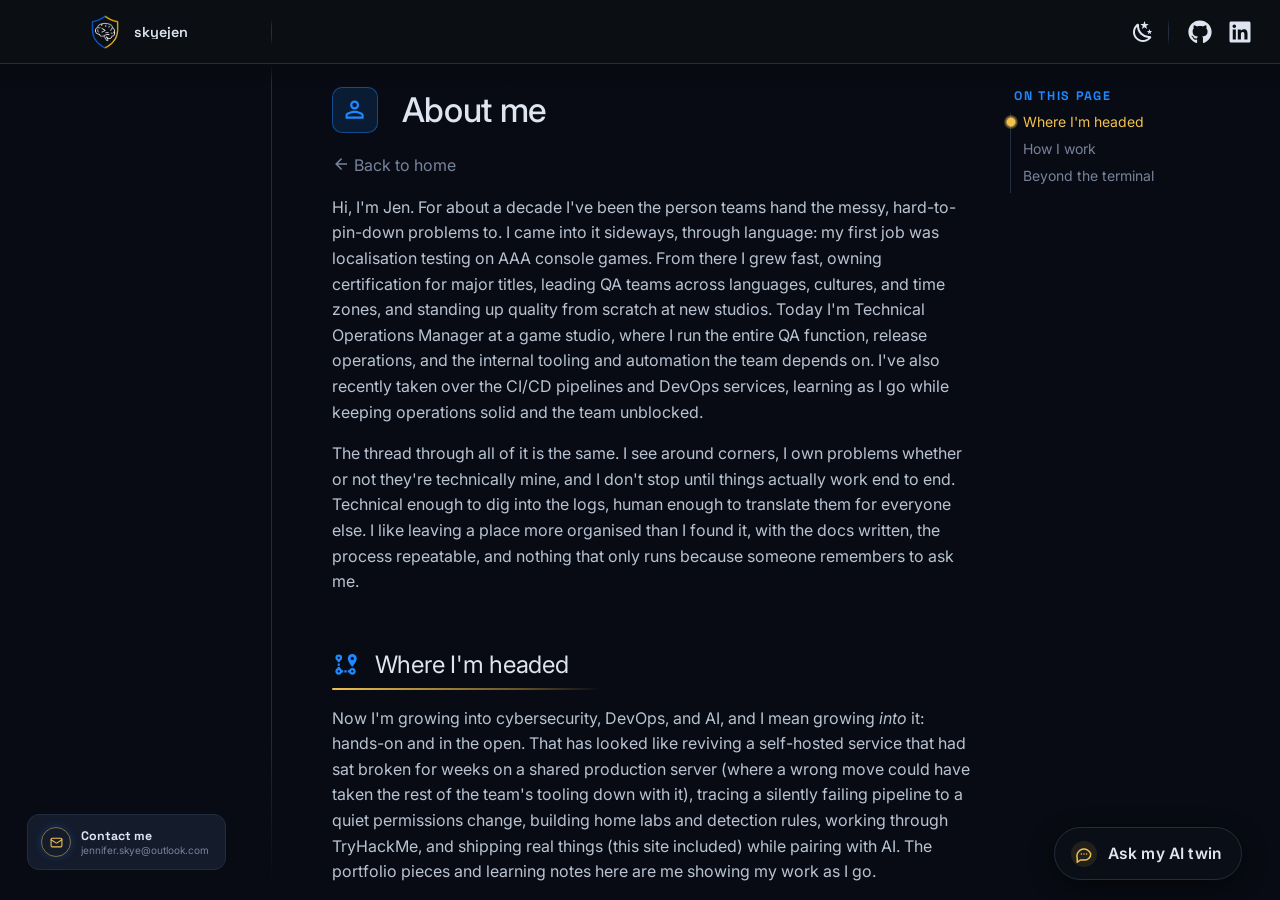
<file: about/index.html>
<!doctype html>
<html lang="en" class="no-js">
  <head>
    
      <meta charset="utf-8">
      <meta name="viewport" content="width=device-width,initial-scale=1">
      
        <meta name="description" content="Jen Skye: portfolio and learning projects across Cybersecurity, DevOps and AI.">
      
      
        <meta name="author" content="skyejen">
      
      
        <link rel="canonical" href="https://skyejen.github.io/about/">
      
      
      
      
        
      
      
      <link rel="icon" href="../images/main-v2-1.png">
      <meta name="generator" content="mkdocs-1.6.1, mkdocs-material-9.7.7">
    
    
  <title>About me · skyejen</title>

    
      <link rel="stylesheet" href="../assets/stylesheets/main.ec1eaa64.min.css">
      
        
        <link rel="stylesheet" href="../assets/stylesheets/palette.ab4e12ef.min.css">
      
      


    
    
      
    
    
      
        
        
        <link rel="preconnect" href="https://fonts.gstatic.com" crossorigin>
        <link rel="stylesheet" href="https://fonts.googleapis.com/css?family=Inter:300,300i,400,400i,700,700i%7CJetBrains+Mono:400,400i,700,700i&display=fallback">
        <style>:root{--md-text-font:"Inter";--md-code-font:"JetBrains Mono"}</style>
      
    
    
      <link rel="stylesheet" href="../sj-theme/extra.css">
    
      <link rel="stylesheet" href="../stylesheets/local.css">
    
    <script>__md_scope=new URL("..",location),__md_hash=e=>[...e].reduce(((e,_)=>(e<<5)-e+_.charCodeAt(0)),0),__md_get=(e,_=localStorage,t=__md_scope)=>JSON.parse(_.getItem(t.pathname+"."+e)),__md_set=(e,_,t=localStorage,a=__md_scope)=>{try{t.setItem(a.pathname+"."+e,JSON.stringify(_))}catch(e){}}</script>
    
      

    
    
  <link rel="preconnect" href="https://fonts.googleapis.com">
  <link rel="preconnect" href="https://fonts.gstatic.com" crossorigin>
  <link rel="stylesheet" href="https://fonts.googleapis.com/css2?family=Space+Grotesk:wght@400;500;600;700&display=swap">
  <script>
    /* apply saved night mode before first paint (no flash) */
    if (localStorage.getItem("sj-night") === "1") {
      document.documentElement.classList.add("sj-night");
    }
  </script><meta property="og:type" content="website">
  <meta property="og:site_name" content="skyejen">
  <meta property="og:title" content="About me · skyejen">
  <meta property="og:description" content="Jen Skye: portfolio and learning projects across Cybersecurity, DevOps and AI.">
  <meta property="og:image" content="https://skyejen.github.io/images/og-cover.png">
  <meta property="og:url" content="https://skyejen.github.io/about/">
  <meta name="twitter:card" content="summary_large_image">
  <meta name="twitter:title" content="About me · skyejen">
  <meta name="twitter:description" content="Jen Skye: portfolio and learning projects across Cybersecurity, DevOps and AI.">
  <meta name="twitter:image" content="https://skyejen.github.io/images/og-cover.png">

  </head>
  
  
    
    
      
    
    
    
    
    <body dir="ltr" data-md-color-scheme="slate" data-md-color-primary="custom" data-md-color-accent="custom">
  
    
    <input class="md-toggle" data-md-toggle="drawer" type="checkbox" id="__drawer" autocomplete="off">
    <input class="md-toggle" data-md-toggle="search" type="checkbox" id="__search" autocomplete="off">
    <label class="md-overlay" for="__drawer"></label>
    <div data-md-component="skip">
      
        
        <a href="#about-me" class="md-skip">
          Skip to content
        </a>
      
    </div>
    <div data-md-component="announce">
      
    </div>
    
    
      <header class="md-header md-header--shadow" data-md-component="header">
  <nav class="md-header__inner md-grid" aria-label="Header">
    <div class="sj-brand">
      <a href=".." title="skyejen" class="md-header__button md-logo" aria-label="skyejen" data-md-component="logo">
        
  <img src="../images/main-v2-1.png" alt="logo">

      </a>
      <div class="md-header__title sj-header-title">
        <div class="md-header__ellipsis">
          <div class="md-header__topic">
            <span class="md-ellipsis">
              <a class="sj-user" href="https://skyejen.github.io" title="skyejen">skyejen</a>
            </span>
          </div>
        </div>
      </div>
    </div>
    <button class="md-header__button md-icon sj-night-toggle" title="Toggle night mode" aria-label="Toggle night mode" type="button">
      <svg xmlns="http://www.w3.org/2000/svg" viewBox="0 0 24 24"><path d="m17.75 4.09-2.53 1.94.91 3.06-2.63-1.81-2.63 1.81.91-3.06-2.53-1.94L12.44 4l1.06-3 1.06 3zm3.5 6.91-1.64 1.25.59 1.98-1.7-1.17-1.7 1.17.59-1.98L15.75 11l2.06-.05L18.5 9l.69 1.95zm-2.28 4.95c.83-.08 1.72 1.1 1.19 1.85-.32.45-.66.87-1.08 1.27C15.17 23 8.84 23 4.94 19.07c-3.91-3.9-3.91-10.24 0-14.14.4-.4.82-.76 1.27-1.08.75-.53 1.93.36 1.85 1.19-.27 2.86.69 5.83 2.89 8.02a9.96 9.96 0 0 0 8.02 2.89m-1.64 2.02a12.08 12.08 0 0 1-7.8-3.47c-2.17-2.19-3.33-5-3.49-7.82-2.81 3.14-2.7 7.96.31 10.98 3.02 3.01 7.84 3.12 10.98.31"/></svg>
    </button>
    
      <div class="md-header__source">
        <a href="https://github.com/skyejen" title="Go to repository" class="md-source" data-md-component="source">
  <div class="md-source__icon md-icon">
    
    <svg xmlns="http://www.w3.org/2000/svg" viewBox="0 0 512 512"><!--! Font Awesome Free 7.1.0 by @fontawesome - https://fontawesome.com License - https://fontawesome.com/license/free (Icons: CC BY 4.0, Fonts: SIL OFL 1.1, Code: MIT License) Copyright 2025 Fonticons, Inc.--><path d="M173.9 397.4c0 2-2.3 3.6-5.2 3.6-3.3.3-5.6-1.3-5.6-3.6 0-2 2.3-3.6 5.2-3.6 3-.3 5.6 1.3 5.6 3.6m-31.1-4.5c-.7 2 1.3 4.3 4.3 4.9 2.6 1 5.6 0 6.2-2s-1.3-4.3-4.3-5.2c-2.6-.7-5.5.3-6.2 2.3m44.2-1.7c-2.9.7-4.9 2.6-4.6 4.9.3 2 2.9 3.3 5.9 2.6 2.9-.7 4.9-2.6 4.6-4.6-.3-1.9-3-3.2-5.9-2.9M252.8 8C114.1 8 8 113.3 8 252c0 110.9 69.8 205.8 169.5 239.2 12.8 2.3 17.3-5.6 17.3-12.1 0-6.2-.3-40.4-.3-61.4 0 0-70 15-84.7-29.8 0 0-11.4-29.1-27.8-36.6 0 0-22.9-15.7 1.6-15.4 0 0 24.9 2 38.6 25.8 21.9 38.6 58.6 27.5 72.9 20.9 2.3-16 8.8-27.1 16-33.7-55.9-6.2-112.3-14.3-112.3-110.5 0-27.5 7.6-41.3 23.6-58.9-2.6-6.5-11.1-33.3 2.6-67.9 20.9-6.5 69 27 69 27 20-5.6 41.5-8.5 62.8-8.5s42.8 2.9 62.8 8.5c0 0 48.1-33.6 69-27 13.7 34.7 5.2 61.4 2.6 67.9 16 17.7 25.8 31.5 25.8 58.9 0 96.5-58.9 104.2-114.8 110.5 9.2 7.9 17 22.9 17 46.4 0 33.7-.3 75.4-.3 83.6 0 6.5 4.6 14.4 17.3 12.1C436.2 457.8 504 362.9 504 252 504 113.3 391.5 8 252.8 8M105.2 352.9c-1.3 1-1 3.3.7 5.2 1.6 1.6 3.9 2.3 5.2 1 1.3-1 1-3.3-.7-5.2-1.6-1.6-3.9-2.3-5.2-1m-10.8-8.1c-.7 1.3.3 2.9 2.3 3.9 1.6 1 3.6.7 4.3-.7.7-1.3-.3-2.9-2.3-3.9-2-.6-3.6-.3-4.3.7m32.4 35.6c-1.6 1.3-1 4.3 1.3 6.2 2.3 2.3 5.2 2.6 6.5 1 1.3-1.3.7-4.3-1.3-6.2-2.2-2.3-5.2-2.6-6.5-1m-11.4-14.7c-1.6 1-1.6 3.6 0 5.9s4.3 3.3 5.6 2.3c1.6-1.3 1.6-3.9 0-6.2-1.4-2.3-4-3.3-5.6-2"/></svg>
  </div>
  <div class="md-source__repository">
    skyejen
  </div>
</a>
      </div>
    
    <a class="md-header__button md-icon sj-linkedin" href="https://www.linkedin.com/in/skyejen/" title="LinkedIn" rel="noopener" target="_blank">
      <svg xmlns="http://www.w3.org/2000/svg" viewBox="0 0 448 512"><!--! Font Awesome Free 7.1.0 by @fontawesome - https://fontawesome.com License - https://fontawesome.com/license/free (Icons: CC BY 4.0, Fonts: SIL OFL 1.1, Code: MIT License) Copyright 2025 Fonticons, Inc.--><path d="M416 32H31.9C14.3 32 0 46.5 0 64.3v383.4C0 465.5 14.3 480 31.9 480H416c17.6 0 32-14.5 32-32.3V64.3c0-17.8-14.4-32.3-32-32.3M135.4 416H69V202.2h66.5V416zM102.2 96a38.5 38.5 0 1 1 0 77 38.5 38.5 0 1 1 0-77m282.1 320h-66.4V312c0-24.8-.5-56.7-34.5-56.7-34.6 0-39.9 27-39.9 54.9V416h-66.4V202.2h63.7v29.2h.9c8.9-16.8 30.6-34.5 62.9-34.5 67.2 0 79.7 44.3 79.7 101.9z"/></svg>
    </a>
  </nav>
</header>
    
    <div class="md-container" data-md-component="container">
      
      
        
          
        
      
      <main class="md-main" data-md-component="main">
        <div class="md-main__inner md-grid">
          <div class="md-sidebar md-sidebar--primary" data-md-component="sidebar" data-md-type="navigation">
    <div class="md-sidebar__scrollwrap">
      <div class="md-sidebar__inner"></div>
    </div>
    <a class="sj-side-card" href="mailto:jennifer.skye@outlook.com" title="Email me">
      <span class="sj-side-card-logo">
        <svg viewBox="0 0 24 24" width="20" height="20" fill="none" stroke="currentColor" stroke-width="2" stroke-linecap="round" stroke-linejoin="round">
          <rect x="2" y="4" width="20" height="16" rx="2"></rect>
          <path d="m22 7-8.97 5.7a1.94 1.94 0 0 1-2.06 0L2 7"></path>
        </svg>
      </span>
      <span><strong>Contact me</strong><em>jennifer.skye@outlook.com</em></span>
    </a>
  </div>
  
    <div class="md-sidebar md-sidebar--secondary" data-md-component="sidebar" data-md-type="toc">
      <div class="md-sidebar__scrollwrap">
        <div class="md-sidebar__inner">
          

<nav class="md-nav md-nav--secondary" aria-label="Table of contents">
  
  
  
    
  
  
    <label class="md-nav__title" for="__toc">
      <span class="md-nav__icon md-icon"></span>
      Table of contents
    </label>
    <ul class="md-nav__list" data-md-scrollfix>
      
        <li class="md-nav__item">
  <a href="#where-im-headed" class="md-nav__link">
    <span class="md-ellipsis">
      
        Where I'm headed
      
    </span>
  </a>
  
</li>
      
        <li class="md-nav__item">
  <a href="#how-i-work" class="md-nav__link">
    <span class="md-ellipsis">
      
        How I work
      
    </span>
  </a>
  
</li>
      
        <li class="md-nav__item">
  <a href="#beyond-the-terminal" class="md-nav__link">
    <span class="md-ellipsis">
      
        Beyond the terminal
      
    </span>
  </a>
  
</li>
      
    </ul>
  
</nav>
        </div>
      </div>
    </div>
  

          
            <div class="md-content" data-md-component="content">
              
              <article class="md-content__inner md-typeset">
                
                  


  
  


<h1 id="about-me"><span class="twemoji"><svg xmlns="http://www.w3.org/2000/svg" viewBox="0 0 24 24"><path d="M12 4a4 4 0 0 1 4 4 4 4 0 0 1-4 4 4 4 0 0 1-4-4 4 4 0 0 1 4-4m0 2a2 2 0 0 0-2 2 2 2 0 0 0 2 2 2 2 0 0 0 2-2 2 2 0 0 0-2-2m0 7c2.67 0 8 1.33 8 4v3H4v-3c0-2.67 5.33-4 8-4m0 1.9c-2.97 0-6.1 1.46-6.1 2.1v1.1h12.2V17c0-.64-3.13-2.1-6.1-2.1"/></svg></span> About me<a class="headerlink" href="#about-me" title="Permanent link">&para;</a></h1>
<p><a class="sj-back" href="../"><span class="twemoji"><svg xmlns="http://www.w3.org/2000/svg" viewBox="0 0 24 24"><path d="M20 11v2H8l5.5 5.5-1.42 1.42L4.16 12l7.92-7.92L13.5 5.5 8 11z"/></svg></span> Back to home</a></p>
<p>Hi, I'm Jen. For about a decade I've been the person teams hand the messy, hard-to-pin-down problems to. I came into it sideways, through language: my first job was localisation testing on AAA console games. From there I grew fast, owning certification for major titles, leading QA teams across languages, cultures, and time zones, and standing up quality from scratch at new studios. Today I'm Technical Operations Manager at a game studio, where I run the entire QA function, release operations, and the internal tooling and automation the team depends on. I've also recently taken over the CI/CD pipelines and DevOps services, learning as I go while keeping operations solid and the team unblocked.</p>
<p>The thread through all of it is the same. I see around corners, I own problems whether or not they're technically mine, and I don't stop until things actually work end to end. Technical enough to dig into the logs, human enough to translate them for everyone else. I like leaving a place more organised than I found it, with the docs written, the process repeatable, and nothing that only runs because someone remembers to ask me.</p>
<h2 id="where-im-headed"><span class="twemoji"><svg xmlns="http://www.w3.org/2000/svg" viewBox="0 0 24 24"><path d="M18 15a3 3 0 0 1 3 3 3 3 0 0 1-3 3 2.99 2.99 0 0 1-2.83-2H14v-2h1.17c.41-1.17 1.52-2 2.83-2m0 2a1 1 0 0 0-1 1 1 1 0 0 0 1 1 1 1 0 0 0 1-1 1 1 0 0 0-1-1m0-9a1.43 1.43 0 0 0 1.43-1.43 1.43 1.43 0 1 0-2.86 0A1.43 1.43 0 0 0 18 8m0-5.43a4 4 0 0 1 4 4C22 9.56 18 14 18 14s-4-4.44-4-7.43a4 4 0 0 1 4-4M8.83 17H10v2H8.83A2.99 2.99 0 0 1 6 21a3 3 0 0 1-3-3c0-1.31.83-2.42 2-2.83V14h2v1.17c.85.3 1.53.98 1.83 1.83M6 17a1 1 0 0 0-1 1 1 1 0 0 0 1 1 1 1 0 0 0 1-1 1 1 0 0 0-1-1M6 3a3 3 0 0 1 3 3c0 1.31-.83 2.42-2 2.83V10H5V8.83A2.99 2.99 0 0 1 3 6a3 3 0 0 1 3-3m0 2a1 1 0 0 0-1 1 1 1 0 0 0 1 1 1 1 0 0 0 1-1 1 1 0 0 0-1-1m5 14v-2h2v2zm-4-6H5v-2h2z"/></svg></span> Where I'm headed<a class="headerlink" href="#where-im-headed" title="Permanent link">&para;</a></h2>
<p>Now I'm growing into cybersecurity, DevOps, and AI, and I mean growing <em>into</em> it: hands-on and in the open. That has looked like reviving a self-hosted service that had sat broken for weeks on a shared production server (where a wrong move could have taken the rest of the team's tooling down with it), tracing a silently failing pipeline to a quiet permissions change, building home labs and detection rules, working through TryHackMe, and shipping real things (this site included) while pairing with AI. The portfolio pieces and learning notes here are me showing my work as I go.</p>
<h2 id="how-i-work"><span class="twemoji"><svg xmlns="http://www.w3.org/2000/svg" viewBox="0 0 24 24"><path d="m5 15-.6-.5C2.4 12.6 1 11.4 1 9.9c0-1.2 1-2.2 2.2-2.2.7 0 1.4.3 1.8.8.4-.5 1.1-.8 1.8-.8C8 7.7 9 8.6 9 9.9c0 1.5-1.4 2.7-3.4 4.6zM15 4a4 4 0 0 0-4 4 4 4 0 0 0 4 4 4 4 0 0 0 4-4 4 4 0 0 0-4-4m0 6.1A2.1 2.1 0 0 1 12.9 8 2.1 2.1 0 0 1 15 5.9a2.1 2.1 0 1 1 0 4.2m0 2.9c-2.67 0-8 1.33-8 4v3h16v-3c0-2.67-5.33-4-8-4m6.1 5.1H8.9V17c0-.64 3.1-2.1 6.1-2.1 2.97 0 6.1 1.46 6.1 2.1z"/></svg></span> How I work<a class="headerlink" href="#how-i-work" title="Permanent link">&para;</a></h2>
<p>I learn by reading the theory and then building and breaking things hands-on. I always try to understand what already exists before I dive in, so I don't end up reinventing the wheel. I write things up, half to cement them for myself and half so the next person has the map I never got. Working with AI comes naturally to me. I like exploring what it can do and pushing it to its limits to learn faster and reach further, using it to open doors into disciplines that would otherwise be out of reach for me right now. I often run a few sessions at once and direct each; I lean on AI where it accelerates me, and I know its limits well enough to catch what's wrong. And I'm always honest about what I actually know versus what I'm still working out, and about where AI helped and where the thinking was mine.</p>
<h2 id="beyond-the-terminal"><span class="twemoji"><svg xmlns="http://www.w3.org/2000/svg" viewBox="0 0 24 24"><path d="M2 21v-2h18v2zM20 8V5h-2v3zm0-5a2 2 0 0 1 2 2v3a2 2 0 0 1-2 2h-2v3a4 4 0 0 1-4 4H8a4 4 0 0 1-4-4V3zm-4 2H6v8a2 2 0 0 0 2 2h6a2 2 0 0 0 2-2z"/></svg></span> Beyond the terminal<a class="headerlink" href="#beyond-the-terminal" title="Permanent link">&para;</a></h2>
<p>Away from the screens (I've got two desktop PCs and a MacBook, so I'm usually glued to at least one of them) I run on synthwave, trance, and preworkout, and I study obsessively, several things at once like my own little college. I train five days a week, mixing lifting, 5k runs, and HYROX-style conditioning, plus a daily 10k steps. It keeps me grounded as much as it keeps me fit, and it's a big part of how I stay steady and feel capable. Quieter evenings are sofa-and-gaming time with my boyfriend, and lately, before those sessions, I sneak in some time to mod 7 Days to Die with Claude, planting little easter eggs for him to discover as we play. And I'm thoroughly owned by a dog named Buggy, who is also a detective (<a href="https://skyejen.github.io/python/portfolio/detective-buggy/">check out his game!</a>).</p>












                
              </article>
            </div>
          
          
<script>var target=document.getElementById(location.hash.slice(1));target&&target.name&&(target.checked=target.name.startsWith("__tabbed_"))</script>
        </div>
        
      </main>
      
        <footer class="md-footer">
  
  <div class="md-footer-meta md-typeset">
    <div class="md-footer-meta__inner md-grid">
      <div class="md-copyright">
  
    <div class="md-copyright__highlight">
      <span class="md-copyright__highlight">© 2026 Jennifer Skye</span><span class="sj-copy-sep">&nbsp;·&nbsp;</span><span class="sj-copy-tag">stay curious. keep building.</span>
    </div>
  
  
</div>
      
    </div>
  </div>
</footer>
      
    </div>
    <div class="md-dialog" data-md-component="dialog">
      <div class="md-dialog__inner md-typeset"></div>
    </div>
    
    
    
      
      
      <script id="__config" type="application/json">{"annotate": null, "base": "..", "features": [], "search": "../assets/javascripts/workers/search.2c215733.min.js", "tags": null, "translations": {"clipboard.copied": "Copied to clipboard", "clipboard.copy": "Copy to clipboard", "search.result.more.one": "1 more on this page", "search.result.more.other": "# more on this page", "search.result.none": "No matching documents", "search.result.one": "1 matching document", "search.result.other": "# matching documents", "search.result.placeholder": "Type to start searching", "search.result.term.missing": "Missing", "select.version": "Select version"}, "version": null}</script>
    
    
      <script src="../assets/javascripts/bundle.d7400e89.min.js"></script>
      
        <script src="../sj-theme/extra.js"></script>
      
        <script src="../javascripts/local.js"></script>
      
    
  </body>
</html>
</file>
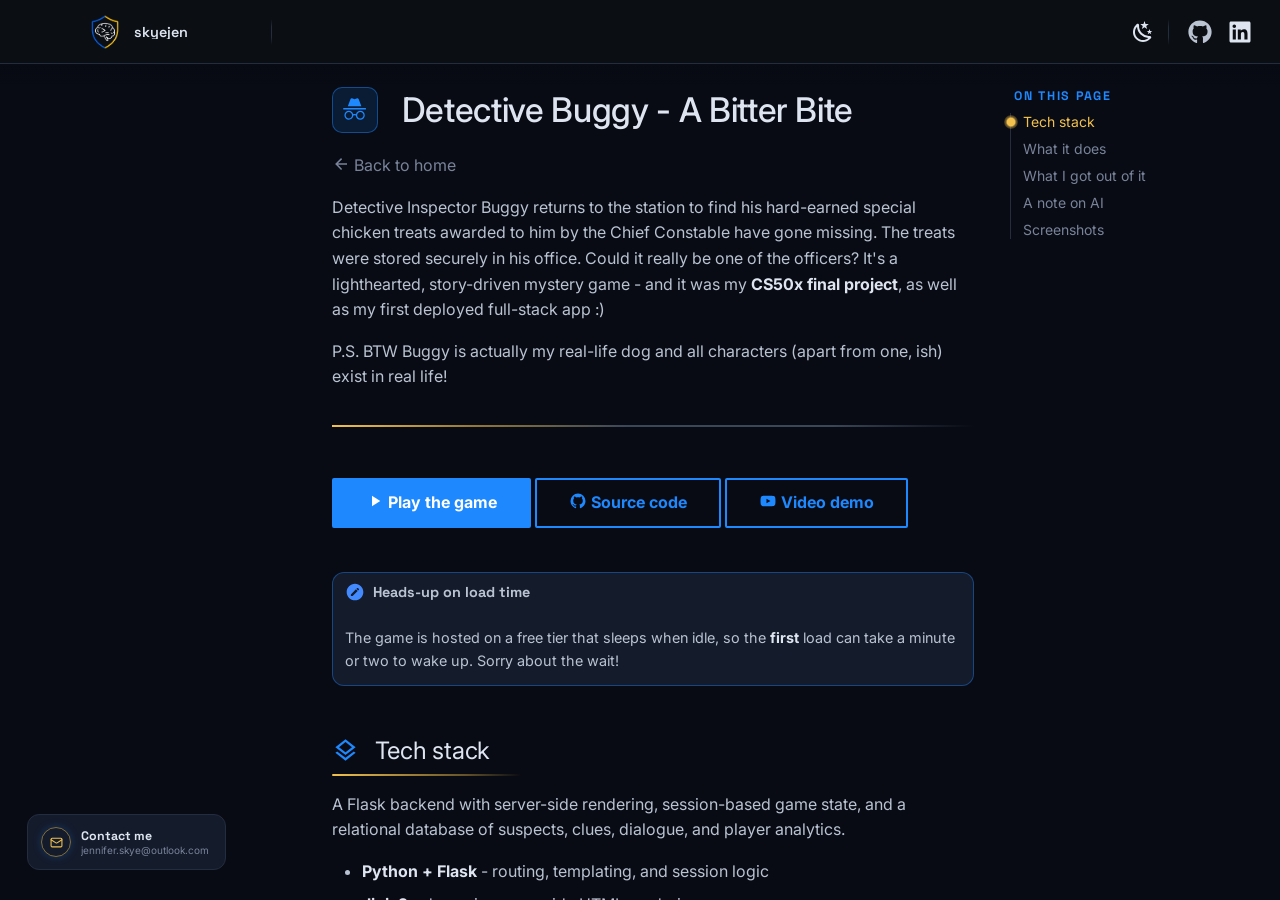
<file: detective-buggy/index.html>
<!doctype html>
<html lang="en" class="no-js">
  <head>
    
      <meta charset="utf-8">
      <meta name="viewport" content="width=device-width,initial-scale=1">
      
        <meta name="description" content="Jen's home base — learning notes, write-ups, and things built along the way.">
      
      
        <meta name="author" content="skyejen">
      
      
        <link rel="canonical" href="https://skyejen.github.io/detective-buggy/">
      
      
      
      
        
      
      
      <link rel="icon" href="../images/main-v2-1.png">
      <meta name="generator" content="mkdocs-1.6.1, mkdocs-material-9.7.7">
    
    
      
        <title>Detective Buggy - A Bitter Bite - skyejen</title>
      
    
    
      <link rel="stylesheet" href="../assets/stylesheets/main.ec1eaa64.min.css">
      
        
        <link rel="stylesheet" href="../assets/stylesheets/palette.ab4e12ef.min.css">
      
      


    
    
      
    
    
      
        
        
        <link rel="preconnect" href="https://fonts.gstatic.com" crossorigin>
        <link rel="stylesheet" href="https://fonts.googleapis.com/css?family=Inter:300,300i,400,400i,700,700i%7CJetBrains+Mono:400,400i,700,700i&display=fallback">
        <style>:root{--md-text-font:"Inter";--md-code-font:"JetBrains Mono"}</style>
      
    
    
      <link rel="stylesheet" href="../stylesheets/extra.css">
    
    <script>__md_scope=new URL("..",location),__md_hash=e=>[...e].reduce(((e,_)=>(e<<5)-e+_.charCodeAt(0)),0),__md_get=(e,_=localStorage,t=__md_scope)=>JSON.parse(_.getItem(t.pathname+"."+e)),__md_set=(e,_,t=localStorage,a=__md_scope)=>{try{t.setItem(a.pathname+"."+e,JSON.stringify(_))}catch(e){}}</script>
    
      

    
    
  <link rel="preconnect" href="https://fonts.googleapis.com">
  <link rel="preconnect" href="https://fonts.gstatic.com" crossorigin>
  <link rel="stylesheet" href="https://fonts.googleapis.com/css2?family=Space+Grotesk:wght@400;500;600;700&display=swap">
  <script>
    /* apply saved night mode before first paint (no flash) */
    if (localStorage.getItem("sj-night") === "1") {
      document.documentElement.classList.add("sj-night");
    }
  </script><meta property="og:type" content="website">
  <meta property="og:site_name" content="skyejen">
  <meta property="og:title" content="Detective Buggy - A Bitter Bite — skyejen">
  <meta property="og:description" content="Jen's home base — learning notes, write-ups, and things built along the way.">
  <meta property="og:image" content="https://skyejen.github.io/images/main-v2-1.png">
  <meta property="og:url" content="https://skyejen.github.io/detective-buggy/">
  <meta name="twitter:card" content="summary">
  <meta name="twitter:title" content="Detective Buggy - A Bitter Bite — skyejen">
  <meta name="twitter:description" content="Jen's home base — learning notes, write-ups, and things built along the way.">
  <meta name="twitter:image" content="https://skyejen.github.io/images/main-v2-1.png">

  </head>
  
  
    
    
      
    
    
    
    
    <body dir="ltr" data-md-color-scheme="slate" data-md-color-primary="custom" data-md-color-accent="custom">
  
    
    <input class="md-toggle" data-md-toggle="drawer" type="checkbox" id="__drawer" autocomplete="off">
    <input class="md-toggle" data-md-toggle="search" type="checkbox" id="__search" autocomplete="off">
    <label class="md-overlay" for="__drawer"></label>
    <div data-md-component="skip">
      
        
        <a href="#detective-buggy-a-bitter-bite" class="md-skip">
          Skip to content
        </a>
      
    </div>
    <div data-md-component="announce">
      
    </div>
    
    
      <header class="md-header md-header--shadow" data-md-component="header">
  <nav class="md-header__inner md-grid" aria-label="Header">
    <div class="sj-brand">
      <a href=".." title="skyejen" class="md-header__button md-logo" aria-label="skyejen" data-md-component="logo">
        
  <img src="../images/main-v2-1.png" alt="logo">

      </a>
      <div class="md-header__title sj-header-title">
        <div class="md-header__ellipsis">
          <div class="md-header__topic">
            <span class="md-ellipsis">
              <a class="sj-user" href="https://skyejen.github.io" title="skyejen">skyejen</a>
            </span>
          </div>
        </div>
      </div>
    </div>
    <button class="md-header__button md-icon sj-night-toggle" title="Toggle night mode" aria-label="Toggle night mode" type="button">
      <svg xmlns="http://www.w3.org/2000/svg" viewBox="0 0 24 24"><path d="m17.75 4.09-2.53 1.94.91 3.06-2.63-1.81-2.63 1.81.91-3.06-2.53-1.94L12.44 4l1.06-3 1.06 3zm3.5 6.91-1.64 1.25.59 1.98-1.7-1.17-1.7 1.17.59-1.98L15.75 11l2.06-.05L18.5 9l.69 1.95zm-2.28 4.95c.83-.08 1.72 1.1 1.19 1.85-.32.45-.66.87-1.08 1.27C15.17 23 8.84 23 4.94 19.07c-3.91-3.9-3.91-10.24 0-14.14.4-.4.82-.76 1.27-1.08.75-.53 1.93.36 1.85 1.19-.27 2.86.69 5.83 2.89 8.02a9.96 9.96 0 0 0 8.02 2.89m-1.64 2.02a12.08 12.08 0 0 1-7.8-3.47c-2.17-2.19-3.33-5-3.49-7.82-2.81 3.14-2.7 7.96.31 10.98 3.02 3.01 7.84 3.12 10.98.31"/></svg>
    </button>
    
      <div class="md-header__source">
        <a href="https://github.com/skyejen" title="Go to repository" class="md-source" data-md-component="source">
  <div class="md-source__icon md-icon">
    
    <svg xmlns="http://www.w3.org/2000/svg" viewBox="0 0 512 512"><!--! Font Awesome Free 7.1.0 by @fontawesome - https://fontawesome.com License - https://fontawesome.com/license/free (Icons: CC BY 4.0, Fonts: SIL OFL 1.1, Code: MIT License) Copyright 2025 Fonticons, Inc.--><path d="M173.9 397.4c0 2-2.3 3.6-5.2 3.6-3.3.3-5.6-1.3-5.6-3.6 0-2 2.3-3.6 5.2-3.6 3-.3 5.6 1.3 5.6 3.6m-31.1-4.5c-.7 2 1.3 4.3 4.3 4.9 2.6 1 5.6 0 6.2-2s-1.3-4.3-4.3-5.2c-2.6-.7-5.5.3-6.2 2.3m44.2-1.7c-2.9.7-4.9 2.6-4.6 4.9.3 2 2.9 3.3 5.9 2.6 2.9-.7 4.9-2.6 4.6-4.6-.3-1.9-3-3.2-5.9-2.9M252.8 8C114.1 8 8 113.3 8 252c0 110.9 69.8 205.8 169.5 239.2 12.8 2.3 17.3-5.6 17.3-12.1 0-6.2-.3-40.4-.3-61.4 0 0-70 15-84.7-29.8 0 0-11.4-29.1-27.8-36.6 0 0-22.9-15.7 1.6-15.4 0 0 24.9 2 38.6 25.8 21.9 38.6 58.6 27.5 72.9 20.9 2.3-16 8.8-27.1 16-33.7-55.9-6.2-112.3-14.3-112.3-110.5 0-27.5 7.6-41.3 23.6-58.9-2.6-6.5-11.1-33.3 2.6-67.9 20.9-6.5 69 27 69 27 20-5.6 41.5-8.5 62.8-8.5s42.8 2.9 62.8 8.5c0 0 48.1-33.6 69-27 13.7 34.7 5.2 61.4 2.6 67.9 16 17.7 25.8 31.5 25.8 58.9 0 96.5-58.9 104.2-114.8 110.5 9.2 7.9 17 22.9 17 46.4 0 33.7-.3 75.4-.3 83.6 0 6.5 4.6 14.4 17.3 12.1C436.2 457.8 504 362.9 504 252 504 113.3 391.5 8 252.8 8M105.2 352.9c-1.3 1-1 3.3.7 5.2 1.6 1.6 3.9 2.3 5.2 1 1.3-1 1-3.3-.7-5.2-1.6-1.6-3.9-2.3-5.2-1m-10.8-8.1c-.7 1.3.3 2.9 2.3 3.9 1.6 1 3.6.7 4.3-.7.7-1.3-.3-2.9-2.3-3.9-2-.6-3.6-.3-4.3.7m32.4 35.6c-1.6 1.3-1 4.3 1.3 6.2 2.3 2.3 5.2 2.6 6.5 1 1.3-1.3.7-4.3-1.3-6.2-2.2-2.3-5.2-2.6-6.5-1m-11.4-14.7c-1.6 1-1.6 3.6 0 5.9s4.3 3.3 5.6 2.3c1.6-1.3 1.6-3.9 0-6.2-1.4-2.3-4-3.3-5.6-2"/></svg>
  </div>
  <div class="md-source__repository">
    skyejen
  </div>
</a>
      </div>
    
    <a class="md-header__button md-icon sj-linkedin" href="https://www.linkedin.com/in/skyejen/" title="LinkedIn" rel="noopener" target="_blank">
      <svg xmlns="http://www.w3.org/2000/svg" viewBox="0 0 448 512"><!--! Font Awesome Free 7.1.0 by @fontawesome - https://fontawesome.com License - https://fontawesome.com/license/free (Icons: CC BY 4.0, Fonts: SIL OFL 1.1, Code: MIT License) Copyright 2025 Fonticons, Inc.--><path d="M416 32H31.9C14.3 32 0 46.5 0 64.3v383.4C0 465.5 14.3 480 31.9 480H416c17.6 0 32-14.5 32-32.3V64.3c0-17.8-14.4-32.3-32-32.3M135.4 416H69V202.2h66.5V416zM102.2 96a38.5 38.5 0 1 1 0 77 38.5 38.5 0 1 1 0-77m282.1 320h-66.4V312c0-24.8-.5-56.7-34.5-56.7-34.6 0-39.9 27-39.9 54.9V416h-66.4V202.2h63.7v29.2h.9c8.9-16.8 30.6-34.5 62.9-34.5 67.2 0 79.7 44.3 79.7 101.9z"/></svg>
    </a>
  </nav>
</header>
    
    <div class="md-container" data-md-component="container">
      
      
        
          
        
      
      <main class="md-main" data-md-component="main">
        <div class="md-main__inner md-grid">
          <div class="md-sidebar md-sidebar--primary" data-md-component="sidebar" data-md-type="navigation">
    <div class="md-sidebar__scrollwrap">
      <div class="md-sidebar__inner"></div>
    </div>
    <a class="sj-side-card" href="mailto:jennifer.skye@outlook.com" title="Email me">
      <span class="sj-side-card-logo">
        <svg viewBox="0 0 24 24" width="20" height="20" fill="none" stroke="currentColor" stroke-width="2" stroke-linecap="round" stroke-linejoin="round">
          <rect x="2" y="4" width="20" height="16" rx="2"></rect>
          <path d="m22 7-8.97 5.7a1.94 1.94 0 0 1-2.06 0L2 7"></path>
        </svg>
      </span>
      <span><strong>Contact me</strong><em>jennifer.skye@outlook.com</em></span>
    </a>
  </div>
  
    <div class="md-sidebar md-sidebar--secondary" data-md-component="sidebar" data-md-type="toc">
      <div class="md-sidebar__scrollwrap">
        <div class="md-sidebar__inner">
          

<nav class="md-nav md-nav--secondary" aria-label="Table of contents">
  
  
  
    
  
  
    <label class="md-nav__title" for="__toc">
      <span class="md-nav__icon md-icon"></span>
      Table of contents
    </label>
    <ul class="md-nav__list" data-md-scrollfix>
      
        <li class="md-nav__item">
  <a href="#tech-stack" class="md-nav__link">
    <span class="md-ellipsis">
      
        Tech stack
      
    </span>
  </a>
  
</li>
      
        <li class="md-nav__item">
  <a href="#what-it-does" class="md-nav__link">
    <span class="md-ellipsis">
      
        What it does
      
    </span>
  </a>
  
</li>
      
        <li class="md-nav__item">
  <a href="#what-i-got-out-of-it" class="md-nav__link">
    <span class="md-ellipsis">
      
        What I got out of it
      
    </span>
  </a>
  
</li>
      
        <li class="md-nav__item">
  <a href="#a-note-on-ai" class="md-nav__link">
    <span class="md-ellipsis">
      
        A note on AI
      
    </span>
  </a>
  
</li>
      
        <li class="md-nav__item">
  <a href="#screenshots" class="md-nav__link">
    <span class="md-ellipsis">
      
        Screenshots
      
    </span>
  </a>
  
</li>
      
    </ul>
  
</nav>
        </div>
      </div>
    </div>
  

          
            <div class="md-content" data-md-component="content">
              
              <article class="md-content__inner md-typeset">
                
                  


  
  


<h1 id="detective-buggy-a-bitter-bite"><span class="twemoji"><svg xmlns="http://www.w3.org/2000/svg" viewBox="0 0 24 24"><path d="M17.06 13c-1.86 0-3.42 1.33-3.82 3.1-.95-.41-1.82-.3-2.48-.01C10.35 14.31 8.79 13 6.94 13 4.77 13 3 14.79 3 17s1.77 4 3.94 4c2.06 0 3.74-1.62 3.9-3.68.34-.24 1.23-.69 2.32.02.18 2.05 1.84 3.66 3.9 3.66 2.17 0 3.94-1.79 3.94-4s-1.77-4-3.94-4M6.94 19.86c-1.56 0-2.81-1.28-2.81-2.86s1.26-2.86 2.81-2.86c1.56 0 2.81 1.28 2.81 2.86s-1.25 2.86-2.81 2.86m10.12 0c-1.56 0-2.81-1.28-2.81-2.86s1.25-2.86 2.81-2.86 2.82 1.28 2.82 2.86-1.27 2.86-2.82 2.86M22 10.5H2V12h20zm-6.47-7.87c-.22-.49-.78-.75-1.31-.58L12 2.79l-2.23-.74-.05-.01c-.53-.15-1.09.13-1.29.64L6 9h12l-2.44-6.32z"/></svg></span> Detective Buggy - A Bitter Bite<a class="headerlink" href="#detective-buggy-a-bitter-bite" title="Permanent link">&para;</a></h1>
<p><a class="sj-back" href="../"><span class="twemoji"><svg xmlns="http://www.w3.org/2000/svg" viewBox="0 0 24 24"><path d="M20 11v2H8l5.5 5.5-1.42 1.42L4.16 12l7.92-7.92L13.5 5.5 8 11z"/></svg></span> Back to home</a></p>
<p>Detective Inspector Buggy returns to the station to find his hard-earned special chicken
treats awarded to him by the Chief Constable have gone missing. The treats were stored securely in his office. Could it really be one of the officers? It's a lighthearted, story-driven mystery game - and it was my
<strong>CS50x final project</strong>, as well as my first deployed full-stack app :)</p>
<p>P.S. BTW Buggy is actually my real-life dog and all characters (apart from one, ish) exist in real life!</p>
<hr />
<div class="sj-cta">
<p><a class="md-button md-button--primary" href="https://detective-buggy-ep1.onrender.com"><span class="twemoji"><svg xmlns="http://www.w3.org/2000/svg" viewBox="0 0 24 24"><path d="M8 5.14v14l11-7z"/></svg></span> Play the game</a>
<a class="md-button" href="https://github.com/skyejen/detective-buggy-ep1"><span class="twemoji"><svg xmlns="http://www.w3.org/2000/svg" viewBox="0 0 24 24"><path d="M12 2A10 10 0 0 0 2 12c0 4.42 2.87 8.17 6.84 9.5.5.08.66-.23.66-.5v-1.69c-2.77.6-3.36-1.34-3.36-1.34-.46-1.16-1.11-1.47-1.11-1.47-.91-.62.07-.6.07-.6 1 .07 1.53 1.03 1.53 1.03.87 1.52 2.34 1.07 2.91.83.09-.65.35-1.09.63-1.34-2.22-.25-4.55-1.11-4.55-4.92 0-1.11.38-2 1.03-2.71-.1-.25-.45-1.29.1-2.64 0 0 .84-.27 2.75 1.02.79-.22 1.65-.33 2.5-.33s1.71.11 2.5.33c1.91-1.29 2.75-1.02 2.75-1.02.55 1.35.2 2.39.1 2.64.65.71 1.03 1.6 1.03 2.71 0 3.82-2.34 4.66-4.57 4.91.36.31.69.92.69 1.85V21c0 .27.16.59.67.5C19.14 20.16 22 16.42 22 12A10 10 0 0 0 12 2"/></svg></span> Source code</a>
<a class="md-button" href="https://youtu.be/pxXjlVCa3zw"><span class="twemoji"><svg xmlns="http://www.w3.org/2000/svg" viewBox="0 0 24 24"><path d="m10 15 5.19-3L10 9zm11.56-7.83c.13.47.22 1.1.28 1.9.07.8.1 1.49.1 2.09L22 12c0 2.19-.16 3.8-.44 4.83-.25.9-.83 1.48-1.73 1.73-.47.13-1.33.22-2.65.28-1.3.07-2.49.1-3.59.1L12 19c-4.19 0-6.8-.16-7.83-.44-.9-.25-1.48-.83-1.73-1.73-.13-.47-.22-1.1-.28-1.9-.07-.8-.1-1.49-.1-2.09L2 12c0-2.19.16-3.8.44-4.83.25-.9.83-1.48 1.73-1.73.47-.13 1.33-.22 2.65-.28 1.3-.07 2.49-.1 3.59-.1L12 5c4.19 0 6.8.16 7.83.44.9.25 1.48.83 1.73 1.73"/></svg></span> Video demo</a></p>
</div>
<div class="admonition note">
<p class="admonition-title">Heads-up on load time</p>
<p>The game is hosted on a free tier that sleeps when idle, so the <strong>first</strong> load
can take a minute or two to wake up. Sorry about the wait!</p>
</div>
<h2 id="tech-stack"><span class="twemoji"><svg xmlns="http://www.w3.org/2000/svg" viewBox="0 0 24 24"><path d="m12 18.54 7.37-5.74L21 14.07l-9 7-9-7 1.62-1.26zM12 16 3 9l9-7 9 7zm0-11.47L6.26 9 12 13.47 17.74 9z"/></svg></span> Tech stack<a class="headerlink" href="#tech-stack" title="Permanent link">&para;</a></h2>
<p>A Flask backend with server-side rendering, session-based game state, and a
relational database of suspects, clues, dialogue, and player analytics.</p>
<ul>
<li><strong>Python + Flask</strong> - routing, templating, and session logic</li>
<li><strong>Jinja2</strong> - dynamic server-side HTML rendering</li>
<li><strong>PostgreSQL</strong> - stores suspects, evidence, dialogue, and playthrough analytics</li>
<li><strong>psycopg2</strong> with <code>SimpleConnectionPool</code> - pooled DB access for faster responses</li>
<li><strong>Bootstrap 5 + custom CSS</strong> - responsive, dark-themed UI</li>
<li><strong>Render</strong> - hosting for both the app and the database, auto-deploying on push</li>
</ul>
<h2 id="what-it-does"><span class="twemoji"><svg xmlns="http://www.w3.org/2000/svg" viewBox="0 0 24 24"><path d="M6 9h2v2h2v2H8v2H6v-2H4v-2h2zm12.5 0a1.5 1.5 0 0 1 1.5 1.5 1.5 1.5 0 0 1-1.5 1.5 1.5 1.5 0 0 1-1.5-1.5A1.5 1.5 0 0 1 18.5 9m-3 3a1.5 1.5 0 0 1 1.5 1.5 1.5 1.5 0 0 1-1.5 1.5 1.5 1.5 0 0 1-1.5-1.5 1.5 1.5 0 0 1 1.5-1.5M17 5a7 7 0 0 1 7 7 7 7 0 0 1-7 7c-1.96 0-3.73-.8-5-2.1A6.96 6.96 0 0 1 7 19a7 7 0 0 1-7-7 7 7 0 0 1 7-7zM7 7a5 5 0 0 0-5 5 5 5 0 0 0 5 5c1.64 0 3.09-.79 4-2h2c.91 1.21 2.36 2 4 2a5 5 0 0 0 5-5 5 5 0 0 0-5-5z"/></svg></span> What it does<a class="headerlink" href="#what-it-does" title="Permanent link">&para;</a></h2>
<ul>
<li><strong>Interactive suspect interviews</strong> - each character has its own personality,
  backstory, and branching dialogue.</li>
<li><strong>Clue-based deduction</strong> - players unlock, track, and interpret evidence to build a case.</li>
<li><strong>Adaptive progression</strong> - locations and dialogue evolve based on your choices.</li>
<li><strong>Dynamic evidence board</strong> - clues and records update in real time as you investigate.</li>
<li><strong>Player-driven accusations</strong> - the endgame options appear based on what you've uncovered.</li>
<li><strong>Private analytics dashboard</strong> - an HTTP Basic Auth–protected <code>/analytics</code> view
  tracking total playthroughs, average playtime, and accusation accuracy (not required
  for CS50, but I'm nosey :)).</li>
</ul>
<h2 id="what-i-got-out-of-it"><span class="twemoji"><svg xmlns="http://www.w3.org/2000/svg" viewBox="0 0 24 24"><path d="M12 3 1 9l4 2.18v6L12 21l7-3.82v-6l2-1.09V17h2V9zm6.82 6L12 12.72 5.18 9 12 5.28zM17 16l-5 2.72L7 16v-3.73L12 15l5-2.73z"/></svg></span> What I got out of it<a class="headerlink" href="#what-i-got-out-of-it" title="Permanent link">&para;</a></h2>
<p>This was where a lot clicked for the first time: managing scope, balancing game logic
with storytelling, handling real user input, designing routes and endpoints, and passing
state between backend and frontend. I got properly comfortable with Git and GitHub,
learned to deploy on Render, and worked through a real <strong>SQLite → PostgreSQL migration</strong>.
It was terrifying to start and extremely satisfying to finish. But also I felt the curse of scope creep! (just one more dialogue... one more clue... ONE MORE SUSPECT... haha)</p>
<p>Things to improve at some point - cleaner session handling, less hardcoded
logic, a move to SQLAlchemy, and, of course, automated tests.</p>
<h2 id="a-note-on-ai"><span class="twemoji"><svg xmlns="http://www.w3.org/2000/svg" viewBox="0 0 24 24"><path d="M10.5 15.5c0 .37-.1.7-.28 1-.34-.59-.98-1-1.72-1s-1.38.41-1.72 1c-.17-.3-.28-.63-.28-1 0-1.1.9-2 2-2s2 .9 2 2M23 15v3c0 .55-.45 1-1 1h-1v1c0 1.11-.89 2-2 2H5a2 2 0 0 1-2-2v-1H2c-.55 0-1-.45-1-1v-3c0-.55.45-1 1-1h1c0-3.87 3.13-7 7-7h1V5.73c-.6-.34-1-.99-1-1.73 0-1.1.9-2 2-2s2 .9 2 2c0 .74-.4 1.39-1 1.73V7h1c3.87 0 7 3.13 7 7h1c.55 0 1 .45 1 1m-2 1h-2v-2c0-2.76-2.24-5-5-5h-4c-2.76 0-5 2.24-5 5v2H3v1h2v3h14v-3h2zm-5.5-2.5c-1.1 0-2 .9-2 2 0 .37.11.7.28 1 .34-.59.98-1 1.72-1s1.38.41 1.72 1c.18-.3.28-.63.28-1a2 2 0 0 0-2-2"/></svg></span> A note on AI<a class="headerlink" href="#a-note-on-ai" title="Permanent link">&para;</a></h2>
<p>Parts of this were built with help from ChatGPT - Flask routing, debugging, structure
advice, the SQLite→Postgres migration, and all of the artwork (generated from
descriptions of real pets and my dog's toys). The final logic, structure, and design
decisions are my own. I believe in being upfront about where AI helped and where the
thinking was mine.</p>
<h2 id="screenshots"><span class="twemoji"><svg xmlns="http://www.w3.org/2000/svg" viewBox="0 0 24 24"><path d="M21 17H7V3h14m0-2H7a2 2 0 0 0-2 2v14a2 2 0 0 0 2 2h14a2 2 0 0 0 2-2V3a2 2 0 0 0-2-2M3 5H1v16a2 2 0 0 0 2 2h16v-2H3m12.96-10.71-2.75 3.54-1.96-2.36L8.5 15h11z"/></svg></span> Screenshots<a class="headerlink" href="#screenshots" title="Permanent link">&para;</a></h2>
<p><img alt="Detective Buggy title screen" src="../images/detective-buggy/title-screen.png" /></p>
<p><img alt="Briefing screen" src="../images/detective-buggy/briefing-screen.png" /></p>
<p><img alt="Suspect board" src="../images/detective-buggy/suspect-board.png" /></p>
<hr />
<p><a class="sj-back" href="../"><span class="twemoji"><svg xmlns="http://www.w3.org/2000/svg" viewBox="0 0 24 24"><path d="M20 11v2H8l5.5 5.5-1.42 1.42L4.16 12l7.92-7.92L13.5 5.5 8 11z"/></svg></span> Back to home</a></p>












                
              </article>
            </div>
          
          
<script>var target=document.getElementById(location.hash.slice(1));target&&target.name&&(target.checked=target.name.startsWith("__tabbed_"))</script>
        </div>
        
      </main>
      
        <footer class="md-footer">
  
  <div class="md-footer-meta md-typeset">
    <div class="md-footer-meta__inner md-grid">
      <div class="md-copyright">
  
    <div class="md-copyright__highlight">
      <span class="md-copyright__highlight">© 2026 Jennifer Skye</span> &nbsp;·&nbsp; stay curious. keep building.
    </div>
  
  
</div>
      
    </div>
  </div>
</footer>
      
    </div>
    <div class="md-dialog" data-md-component="dialog">
      <div class="md-dialog__inner md-typeset"></div>
    </div>
    
    
    
      
      
      <script id="__config" type="application/json">{"annotate": null, "base": "..", "features": [], "search": "../assets/javascripts/workers/search.2c215733.min.js", "tags": null, "translations": {"clipboard.copied": "Copied to clipboard", "clipboard.copy": "Copy to clipboard", "search.result.more.one": "1 more on this page", "search.result.more.other": "# more on this page", "search.result.none": "No matching documents", "search.result.one": "1 matching document", "search.result.other": "# matching documents", "search.result.placeholder": "Type to start searching", "search.result.term.missing": "Missing", "select.version": "Select version"}, "version": null}</script>
    
    
      <script src="../assets/javascripts/bundle.d7400e89.min.js"></script>
      
        <script src="../javascripts/extra.js"></script>
      
    
  </body>
</html>
</file>
<file: sj-theme/extra.css>
/* ============================================================
   skyejen / cybersecurity — mockup theme
   Palette: bg #111317 · surface #171B20 · border #252B33
            primary (blue) #1E88FF · accent (gold) #F2C14E
   Type:    Space Grotesk (headings) · Inter (body) · JetBrains Mono (code)
   ============================================================ */

/* Space Grotesk is loaded via <link> in overrides/main.html (faster, no flash) */

/* ── Themed tooltips (native `title` moved to `data-sj-tip` by extra.js) ── */
[data-sj-tip] {
  position: relative;
}
[data-sj-tip]::after {
  content: attr(data-sj-tip);
  position: absolute;
  top: calc(100% + 8px);
  left: 50%;
  transform: translateX(-50%) translateY(-3px);
  background: var(--sj-surface);
  color: #e6cf94;   /* pale gold */
  border: 1px solid var(--sj-border);
  border-radius: 6px;
  padding: 0.22rem 0.5rem;
  font-family: var(--md-text-font-family, "Inter"), sans-serif;
  font-size: 0.62rem;
  font-weight: 400;
  line-height: 1.3;
  white-space: nowrap;
  letter-spacing: 0;
  text-transform: none;
  box-shadow: 0 6px 18px rgba(0, 0, 0, 0.45);
  opacity: 0;
  pointer-events: none;
  transition: opacity 0.14s ease, transform 0.14s ease;
  z-index: 100;
}
[data-sj-tip]::before {
  content: "";
  position: absolute;
  top: calc(100% + 3px);
  left: 50%;
  transform: translateX(-50%) translateY(-3px);
  border: 5px solid transparent;
  border-bottom-color: var(--sj-border);
  opacity: 0;
  pointer-events: none;
  transition: opacity 0.14s ease, transform 0.14s ease;
  z-index: 100;
}
[data-sj-tip]:hover::after,
[data-sj-tip]:hover::before,
[data-sj-tip]:focus-visible::after,
[data-sj-tip]:focus-visible::before {
  opacity: 1;
  transform: translateX(-50%) translateY(0);
}
/* Touch devices can't truly hover, but a tap leaves :hover "stuck", pinning the
   tooltip open until you tap elsewhere (e.g. the night toggle). Suppress the
   hover-triggered tooltip where there's no real hover; keyboard :focus-visible
   tooltips are unaffected, as is desktop. */
@media (hover: none) {
  [data-sj-tip]:hover::after,
  [data-sj-tip]:hover::before {
    opacity: 0;
    transform: translateX(-50%) translateY(-3px);
  }
}
/* upward variant for elements near the bottom of the viewport */
[data-sj-tip].sj-tip--up::after {
  top: auto;
  bottom: calc(100% + 8px);
}
[data-sj-tip].sj-tip--up::before {
  top: auto;
  bottom: calc(100% + 3px);
  border-bottom-color: transparent;
  border-top-color: var(--sj-border);
}
/* right-edge elements: keep the tooltip on-screen */
[data-sj-tip].sj-tip--left::after {
  left: auto;
  right: 0;
  transform: translateY(-3px);
}
[data-sj-tip].sj-tip--left::before {
  left: auto;
  right: 0.6rem;
  transform: translateY(-3px);
}
[data-sj-tip].sj-tip--left:hover::after,
[data-sj-tip].sj-tip--left:hover::before {
  transform: translateY(0);
}
/* cursor-following bubble for clipped cards (positioned by JS at the pointer) */
.sj-cursor-tip {
  position: fixed;
  top: 0;
  left: 0;
  z-index: 400;
  pointer-events: none;
  opacity: 0;
  transition: opacity 0.12s ease;
  max-width: 16rem;
  background: var(--sj-surface);
  color: #e6cf94;
  border: 1px solid var(--sj-border);
  border-radius: 6px;
  padding: 0.3rem 0.55rem;
  font-family: var(--md-text-font-family, "Inter"), sans-serif;
  font-size: 0.62rem;
  line-height: 1.4;
  box-shadow: 0 6px 18px rgba(0, 0, 0, 0.45);
}

/* subtle back link (matches the one on the Detective Buggy page) */
.md-typeset .sj-back {
  font-size: 0.8rem;
  color: var(--sj-text-dim);
}
.md-typeset .sj-back:hover {
  color: var(--sj-gold);
}
/* force-show (copy button "Copied!" feedback) — visible without hover */
[data-sj-tip].sj-tip--force::after,
[data-sj-tip].sj-tip--force::before {
  opacity: 1;
}
[data-sj-tip].sj-tip--force.sj-tip--left::after,
[data-sj-tip].sj-tip--force.sj-tip--left::before {
  transform: translateY(0);
}
/* wrapper that carries the tooltip for code buttons (keeps their icon intact) */
.sj-tip-wrap {
  display: inline-flex;
  align-items: center;
}
/* Unify header tooltips: Material sets .md-header__button:hover{opacity:.7},
   which creates a stacking context on hover and traps the tooltip behind the
   header line (the same bug .md-source had). Override so night toggle & LinkedIn
   tooltips sit fully opaque over the line, matching GitHub. */
.md-header__button:hover {
  opacity: 1;
}
/* Material shows a "Copied to clipboard" snackbar (.md-dialog) at the bottom on
   copy — we render our own themed feedback on the button, so hide the snackbar. */
.md-dialog {
  display: none !important;
}
/* Material's own rich tooltip (v9.7 uses .md-tooltip2) — this is what the code
   copy button and its "Copied to clipboard!" feedback render through. Theme it
   to match our custom bubbles. */
.md-tooltip2 {
  color: #e6cf94;
}
.md-tooltip2__inner,
.md-tooltip2 .md-tooltip2__inner.md-typeset {
  background: var(--sj-surface);
  color: #e6cf94;
  border: 1px solid var(--sj-border);
  border-radius: 6px;
  padding: 0.22rem 0.5rem;
  font-family: var(--md-text-font-family, "Inter"), sans-serif;
  font-size: 0.62rem;
  font-weight: 400;
  line-height: 1.3;
  box-shadow: 0 6px 18px rgba(0, 0, 0, 0.45);
}
/* the little tail/arrow Material draws on the tooltip */
.md-tooltip2__inner::before {
  background: var(--sj-surface) !important;
  border: 1px solid var(--sj-border);
}
/* legacy v1 tooltip, themed too just in case */
.md-tooltip__inner {
  background: var(--sj-surface);
  color: #e6cf94;
  border: 1px solid var(--sj-border);
  border-radius: 6px;
}

html {
  background-color: #080b13; /* prevents light flash before styles apply */
}

:root {
  --sj-bg:        #080b13;
  --sj-bg-deep:   #04060a;
  --sj-surface:   #141b2b;
  --sj-border:    #232d40;
  --sj-blue:      #1e88ff;
  --sj-gold:      #f2c14e;
  --sj-text:      #b9c3d2;
  --sj-text-dim:  #78839a;
  --sj-heading:   #dee5f0;
}

/* ── Material colour tokens ── */
[data-md-color-scheme="slate"] {
  --md-primary-fg-color:        var(--sj-blue);
  --md-primary-fg-color--light: var(--sj-blue);
  --md-primary-fg-color--dark:  #1668c4;
  --md-accent-fg-color:         var(--sj-gold);

  --md-default-bg-color:        var(--sj-bg);
  --md-default-bg-color--light: var(--sj-surface);
  --md-default-bg-color--dark:  var(--sj-bg-deep);

  --md-default-fg-color:        var(--sj-text);
  --md-default-fg-color--light: var(--sj-text-dim);
  --md-default-fg-color--lighter: #58616d;
  --md-default-fg-color--lightest: #2c333c;
  --md-default-fg-color--dark:  var(--sj-heading);

  --md-typeset-color:           var(--sj-text);
  --md-typeset-a-color:         var(--sj-blue);

  --md-code-bg-color:           var(--sj-bg-deep);
  --md-code-fg-color:           #d3dae4;
  --md-code-hl-color:           #1e88ff26;

  /* Syntax highlighting → mockup palette */
  --md-code-hl-keyword-color:     var(--sj-gold);
  --md-code-hl-function-color:    #8ec2ff;
  --md-code-hl-string-color:      #7ec699;
  --md-code-hl-comment-color:     #5faa62;
  --md-code-hl-number-color:      #f2c14e;
  --md-code-hl-name-color:        #d3dae4;
  --md-code-hl-operator-color:    #9aa7b6;
  --md-code-hl-punctuation-color: #9aa7b6;
  --md-code-hl-constant-color:    #8ec2ff;
  --md-code-hl-special-color:     #f2c14e;
  --md-code-hl-variable-color:    #8ec2ff;

  --md-footer-bg-color:         var(--sj-bg-deep);
  --md-footer-bg-color--dark:   var(--sj-bg-deep);
}

/* ── Typography ── */
body,
.md-typeset {
  font-feature-settings: "liga" 1, "calt" 1;
  -webkit-font-smoothing: antialiased;
}

.md-typeset h1,
.md-typeset h2,
.md-typeset h3,
.md-typeset h4 {
  font-family: var(--md-text-font-family, "Inter"), sans-serif;
  color: var(--sj-heading);
  font-weight: 500;
  letter-spacing: -0.01em;
}

.md-typeset h1 {
  font-size: 1.7rem;
  font-weight: 500;
  margin-bottom: 0.6em;
  display: flex;
  align-items: center;
  flex-wrap: wrap;
  gap: 0.35em;
}

/* Short gold underline accent under h2, like the mockup */
.md-typeset h2 {
  font-size: 1.2rem;
  font-weight: 400;
  margin-top: 2.2em;
  padding-bottom: 0.35em;
  width: fit-content;
  position: relative;
  display: flex;
  align-items: center;
  flex-wrap: wrap;
  gap: 0.35em;
}
.md-typeset h2::after {
  content: "";
  position: absolute;
  left: 0;
  right: 0;
  bottom: 0;
  height: 2px;
  border-radius: 2px;
  background: linear-gradient(90deg, var(--sj-gold) 0%, rgba(242, 193, 78, 0.4) 70%, transparent 100%);
}

.md-typeset h3 {
  font-size: 1.05rem;
  font-weight: 500;
  color: #d8bd7e;   /* pale gold — distinct from body text without competing with h2 */
}
.md-typeset h4 {
  font-weight: 500;
  color: #d8bd7e;   /* pale gold, same family as h3 */
}
.md-typeset h5 {
  font-weight: 500;
  color: #cbb277;   /* slightly muted so the h3 → h4 → h5 hierarchy still reads */
}

/* Heading anchor links */
.md-typeset .headerlink {
  color: var(--sj-border);
}
.md-typeset .headerlink:hover,
.md-typeset :target > .headerlink {
  color: var(--sj-gold);
}

/* ── Links ── */
.md-typeset a {
  color: var(--sj-blue);
}
.md-typeset a:hover {
  color: var(--sj-gold);
}

/* Emphasis */
.md-typeset strong {
  color: var(--sj-heading);
}

/* ── Header bar ── */
.md-header {
  background-color: rgba(12, 15, 20, 0.95);
  backdrop-filter: blur(8px);
  border-bottom: 1px solid var(--sj-border);
  box-shadow: none;
  color: var(--sj-heading);
}
/* Header bottom line: one uniform full-width line (home + docs) */
@media screen and (min-width: 76.25em) {
  .md-header {
    border-bottom: none;
  }
  .md-header::before {
    content: "";
    position: absolute;
    bottom: 0;
    left: 0;
    right: 0;
    height: 1px;
    /* one uniform line across the whole top bar (home + docs) */
    background: var(--sj-border);
  }
  /* Scroll container below the header (LinkedIn-style): the page scrollbar
     spans content + footer only, never the top bar */
  html,
  body {
    overflow: hidden;
    height: 100%;
  }
  .md-container {
    height: calc(100vh - 3.2rem - 1px);
    overflow-y: auto;
    overscroll-behavior: contain;
  }
  .md-sidebar--primary,
  .md-sidebar--secondary {
    top: 0 !important;
  }
}
/* Feather content passing under the header's horizontal line (full width) */
@media screen and (min-width: 76.25em) {
  .md-header::after {
    content: "";
    position: absolute;
    top: 100%;
    left: 0;
    right: 0;
    height: 1rem;
    background: linear-gradient(to bottom, var(--sj-bg) 5%, transparent);
    pointer-events: none;
  }
}

/* "skyejen / cybersecurity" — static brand title, vertically centred */
.md-header__inner {
  align-items: center;
}
.sj-header-title {
  display: flex;
  align-items: center;
  height: 100%;
  margin: 0 0 0 0.1rem !important;
  line-height: 1;
  flex: 0 0 auto;
  width: auto;
}
.sj-header-title .md-header__ellipsis {
  display: flex;
  align-items: center;
  height: 100%;
}
.sj-header-title .md-header__topic {
  position: static;
  transform: none;
  opacity: 1;
  font-family: "Space Grotesk", sans-serif;
  font-weight: 600;
  font-size: 0.72rem;
  line-height: 1;
  display: flex;
  align-items: center;
}
.sj-header-title .md-ellipsis {
  color: var(--sj-heading);
}
/* Brand links: skyejen → landing page, cybersecurity → repo home */
.sj-header-title .sj-user {
  color: var(--sj-heading);
  transition: color 0.15s ease;
}
.sj-header-title .sj-user:hover {
  color: var(--sj-gold);
}
.sj-header-title .sj-repo:hover {
  color: var(--sj-blue);
}
/* LinkedIn button */
.sj-linkedin svg {
  fill: currentColor;
}
.sj-linkedin:hover {
  color: var(--sj-gold);
}

/* Search box → dark pill */
.md-search__form {
  background-color: var(--sj-surface) !important;
  border: 1px solid var(--sj-border);
  border-radius: 8px;
}
.md-search__form:hover {
  border-color: #303945;
}
[data-md-toggle="search"]:checked ~ .md-header .md-search__form {
  background-color: var(--sj-surface) !important;
  border-color: var(--sj-blue);
  border-radius: 8px 8px 0 0;
}
.md-search__input {
  color: var(--sj-heading);
}
.md-search__input::placeholder {
  color: var(--sj-text-dim);
}
.md-search__icon,
.md-search__icon svg {
  color: var(--sj-text-dim);
  fill: var(--sj-text-dim);
}
/* Ctrl+K hint in the search bar */
.sj-kbd {
  position: absolute;
  right: 0.6rem;
  top: 50%;
  transform: translateY(-50%);
  font-family: "JetBrains Mono", monospace;
  font-size: 0.55rem;
  color: var(--sj-text-dim);
  border: 1px solid var(--sj-border);
  border-radius: 5px;
  padding: 0.05rem 0.35rem;
  pointer-events: none;
}
[data-md-toggle="search"]:checked ~ .md-header .sj-kbd {
  display: none;
}
.md-search__output {
  border: 1px solid var(--sj-border);
  border-top: none;
  border-radius: 0 0 8px 8px;
}
.md-search-result mark {
  color: var(--sj-gold);
  background-color: transparent;
}
.md-search-result__meta {
  background-color: var(--sj-surface);
  color: var(--sj-text-dim);
}

/* Repo link (right side of header) → icon only, like the mockup */
.md-source {
  color: var(--sj-heading);
  overflow: visible;
  display: flex;
  align-items: center;
  height: 2rem;   /* match the night-toggle button box (centered in the 3.2rem
                     header) so the tooltip lines up with the other two */
}
.md-source__repository { overflow: visible; }
.md-source:hover {
  color: var(--sj-gold);
  opacity: 1;   /* Material sets opacity:.7 here, which creates a stacking context
                   on hover and traps the tooltip behind the feathered content */
}
.md-header__source {
  width: auto;
  max-width: none;
  margin-left: 0.6rem;
}
.md-source__repository {
  display: none;
}
/* Blue avatar dot */
.sj-avatar {
  display: inline-block;
  width: 0.55rem;
  height: 0.55rem;
  border-radius: 50%;
  background: var(--sj-blue);
  margin: 0 0.8rem 0 0.5rem;
  align-self: center;
  box-shadow: 0 0 6px rgba(30, 136, 255, 0.6);
}

/* Blue italic lead-ins ("What this section tested:") */
.md-typeset .sj-lead {
  color: var(--sj-blue);
  font-style: italic;
}

/* ── Left sidebar ── */
/* Section labels ("TryHackMe") → small caps blue, like the mockup */
.md-nav--primary > .md-nav__title {
  background: transparent;
  box-shadow: none;
  color: var(--sj-blue);
}
/* Hide the site-name title above the nav on desktop (mockup has none) */
@media screen and (min-width: 76.25em) {
  .md-nav--primary > .md-nav__title {
    display: none;
  }
}
.md-nav__item--section > .md-nav__link,
.md-nav__item--section > label.md-nav__link,
.md-nav--primary .md-nav__item--section > .md-nav__link .md-ellipsis {
  color: var(--sj-blue) !important;
  font-family: "Space Grotesk", sans-serif;
  font-size: 0.62rem;
  font-weight: 700;
  letter-spacing: 0.14em;
  text-transform: uppercase;
}

/* Nav links */
.md-nav__link {
  color: var(--sj-text);
}
.md-nav__link:hover {
  color: var(--sj-heading);
}

/* Page links → row with dot marker: grey normally, gold when active */
.md-nav--primary a.md-nav__link {
  display: flex;
  /* flex-start (not center) so the dot lands on the first line of a title that
     wraps onto two lines, rather than floating in the gap between them */
  align-items: flex-start;
  gap: 0.5em;
  padding: 0.25em 0.55em;
  margin: 0.3em 0 0 -0.55em;
  border-left: 2px solid transparent;
  border-radius: 0 8px 8px 0;
}
.md-nav--primary a.md-nav__link::before {
  content: "";
  display: inline-block;
  width: 12px;
  /* One line box tall, so the dot centres on the first line. The gradient
     carries its own 6px radius, so the circle stays round at any box height. */
  height: 1.4em;
  height: 1lh;
  background: radial-gradient(circle 6px at 50% 50%, #48536a 0 28%, transparent 33%) no-repeat;
  flex-shrink: 0;
  margin-left: -3px;
  margin-right: -3px;
}
/* No dots on group/section headers */
.md-nav--primary .md-nav__item--nested > a.md-nav__link::before,
.md-nav--primary .md-nav__item--section > a.md-nav__link::before {
  content: none;
}
.md-nav--primary .md-nav__item--nested > a.md-nav__link,
.md-nav--primary .md-nav__item--section > a.md-nav__link {
  border-left: none;
  margin-left: 0;
  padding-left: 0;
}

/* Active page → solid surface row, gold bar + gold dot, regular weight */
.md-nav__link--active,
.md-nav__link--active .md-ellipsis {
  color: var(--sj-gold) !important;
  font-weight: 400;
}
.md-nav--primary a.md-nav__link--active {
  background: rgba(20, 27, 43, 0.55);
  border-radius: 0 2px 2px 0;
  margin-left: calc(-0.55em - 4px);
  padding-left: calc(0.55em + 4px);
}
.md-nav--primary a.md-nav__link--active::before {
  width: 12px;
  height: 1.4em;
  height: 1lh;
  margin-left: -3px;
  margin-right: -3px;
  transform: translateY(-0.5px);
  background: radial-gradient(circle 6px at 50% 50%, var(--sj-gold) 0 34%, rgba(242, 193, 78, 0.45) 48%, rgba(242, 193, 78, 0.15) 68%, transparent 88%) no-repeat;
}

/* Collapsible group titles → regular weight, like the mockup */
.md-nav__item--nested > .md-nav__link,
.md-nav__item--nested > label.md-nav__link {
  color: var(--sj-heading);
  font-weight: 400;
}

/* Section-index links (navigation.indexes): plain — no dot, no highlight box,
   no gold bar. Just the section text turns gold when you're on its page. */
.md-nav--primary .md-nav__container {
  align-items: center;              /* vertically centre the collapse chevron with the title */
}
.md-nav--primary .md-nav__container > a.md-nav__link {
  display: block;
  background: transparent !important;
  border-left: none !important;
  border-radius: 0;
  margin-left: 0;
  padding-left: 0;
}
.md-nav--primary .md-nav__container > a.md-nav__link::before {
  content: none;
}
.md-nav--primary .md-nav__container > a.md-nav__link--active {
  color: var(--sj-gold) !important;
  font-weight: 400;
  background: transparent !important;
}

/* ── Right sidebar (table of contents) ── */
.md-nav--secondary .md-nav__title {
  background: transparent;
  box-shadow: none;
  color: var(--sj-blue);
  font-family: "Space Grotesk", sans-serif;
  font-size: 0.62rem;
  font-weight: 700;
  letter-spacing: 0.14em;
  text-transform: uppercase;
}
/* No-flash label swap: hide original text, render replacement via ::before */
@media screen and (min-width: 60em) {
  .md-nav--secondary > .md-nav__title {
    font-size: 0;
    letter-spacing: 0;
  }
  .md-nav--secondary > .md-nav__title::before {
    content: "On this page";
    display: block;
    font-size: 0.62rem;
    letter-spacing: 0.14em;
    text-transform: uppercase;
  }
}
.md-nav--secondary > .md-nav__list {
  border-left: 1px solid var(--sj-border);
  padding-left: 0;
  margin-left: 8px; /* room for the dot's left half (avoids clipping) */
}
.md-nav--secondary .md-nav__link {
  color: var(--sj-text-dim);
  position: relative;
  margin-left: 0;
}
.md-nav--secondary .md-nav__link--active,
.md-nav--secondary .md-nav__link--active .md-ellipsis {
  color: var(--sj-gold) !important;
}
.md-nav--secondary .md-nav__link--active::before {
  content: "";
  position: absolute;
  left: calc(-0.6rem - 7.5px);
  top: 0.63em;
  transform: translateY(-50%);
  width: 14px;
  height: 14px;
  border-radius: 50%;
  background: radial-gradient(circle, var(--sj-gold) 0 38%, rgba(242, 193, 78, 0.45) 52%, rgba(242, 193, 78, 0.15) 72%, transparent 90%);
}
/* Nested ToC entries: keep the dot on the outer vertical line */
.md-nav--secondary .md-nav .md-nav__link--active::before {
  left: calc(-1.2rem - 7.5px);
}
.md-nav--secondary .md-nav .md-nav .md-nav__link--active::before {
  left: calc(-1.8rem - 7.5px);
}

/* ── Full-width layout: sidebar flush left, content wide, ToC right ── */
.md-grid {
  max-width: none;
}
@media screen and (min-width: 76.25em) {
  .md-sidebar--primary {
    width: 13.6rem;
  }
  /* NAV COLUMN DIVIDER — the big, full-height feathered vertical line at the
     sidebar's right edge that marks the nav column. Wanted on docs pages;
     hidden on the landing (see `.sj-home .md-sidebar--primary::after` below). */
  .md-sidebar--primary::after {
    content: "";
    position: absolute;
    top: -0.6rem;
    bottom: 0;
    right: 0;
    width: 1px;
    background: linear-gradient(to bottom, var(--sj-border) 0%, var(--sj-border) 82%, transparent 100%);
    pointer-events: none;
    z-index: 5;
  }
  .md-sidebar--primary .md-sidebar__inner {
    padding-left: 0.55rem;
  }
  .md-content__inner {
    max-width: 54rem;
    margin-left: 3rem !important;
  }
  .md-sidebar--secondary {
    margin-right: 2rem;
  }
}

/* Brand panel: logo + repo name integrated with the sidebar column */
.sj-brand {
  display: flex;
  align-items: center;
  gap: 0.3rem;
  height: 100%;
  padding-left: 0.7rem;
  flex-shrink: 0;
  margin-right: auto;
  overflow: hidden;
}
@media screen and (min-width: 76.25em) {
  .sj-brand {
    width: 13.6rem;
    /* BRAND SEPARATOR — a small faint faded line just right of the logo/repo name,
       the same on every page (home and docs). */
    border-right: none;
    position: relative;
    justify-content: center;
    padding-left: 0;
  }
  .sj-brand::after {
    content: "";
    position: absolute;
    right: 0;
    top: 50%;
    transform: translateY(-50%);
    width: 1px;
    height: 1.3rem;
    background: linear-gradient(to bottom, transparent, var(--sj-border) 30%, var(--sj-border) 70%, transparent);
  }
}
/* Taller header with breathing room, like the mockup */
.md-header__inner {
  height: 3.2rem;
  padding: 0 0.8rem 0 0;
}
.sj-header-title {
  height: 100%;
}
.md-header__button.md-logo {
  margin: 0;
  padding: 0.2rem;
}
.md-header__button.md-logo img {
  height: 1.7rem;
}
/* Search sits just left of the night-toggle, with a faint divider between them.
   Spacing mirrors the divider before the social icons: 0.25rem each side of the moon.
   Tied to the search box so it never shows on search-less pages (the landing). */
@media screen and (min-width: 76.25em) {
  .md-search {
    margin-right: 1.1rem;   /* total search-to-moon spacing */
  }
  .md-search__form {
    position: relative;
  }
  .md-search__form::after {
    content: "";
    position: absolute;
    right: -1rem;          /* gap after the search box, before the divider */
    top: 50%;
    transform: translateY(-50%);
    width: 1px;
    height: 1.3rem;
    background: linear-gradient(to bottom, transparent, var(--sj-border) 30%, var(--sj-border) 70%, transparent);
    pointer-events: none;
  }
}
/* Night toggle: gold on hover, faded separator before the social icons */
.sj-night-toggle:hover {
  color: var(--sj-gold);
}
.sj-night-toggle {
  margin-right: 0;
}
.md-header__source {
  display: flex;
  align-items: center;
  margin-left: 0.25rem !important;
  overflow: visible;   /* let the tooltip escape (was clipped under the header) */
}
/* Header tooltips must render above the content that scrolls beneath the header */
.md-header [data-sj-tip]::after,
.md-header [data-sj-tip]::before {
  z-index: 200;
}
.md-header__source::before {
  content: "";
  width: 1px;
  height: 1.3rem;
  background: linear-gradient(to bottom, transparent, var(--sj-border) 30%, var(--sj-border) 70%, transparent);
  margin-right: 0.35rem;
}

/* ── Code ── */
.md-typeset code {
  background-color: var(--sj-surface);
  border: 1px solid var(--sj-border);
  border-radius: 5px;
  color: #8ec2ff;
  font-size: 0.78em;
  padding: 0.1em 0.4em;
}
.md-typeset pre > code {
  border: none;
  color: var(--md-code-fg-color);
}
.md-typeset pre {
  background-color: var(--sj-bg-deep);
  border: 1px solid var(--sj-border);
  border-radius: 10px;
}
/* Line numbers: dim, separated, not interactive-looking */
.md-typeset .highlighttable .linenos {
  color: #3d4550;
  border-right: 1px solid var(--sj-border);
  user-select: none;
}
.md-typeset .highlighttable .linenos pre {
  border: none;
  background: transparent;
}
.md-typeset .highlighttable {
  border: 1px solid var(--sj-border);
  border-radius: 10px;
  overflow: hidden;
}
.md-typeset .highlighttable pre {
  border: none;
  border-radius: 0;
}
.md-typeset .highlight span.filename {
  background-color: var(--sj-surface);
  border: 1px solid var(--sj-border);
  border-bottom: none;
  border-radius: 10px 10px 0 0;
  color: var(--sj-text-dim);
  font-size: 0.7rem;
}

/* ── Tables ── */
.md-typeset table:not([class]) {
  background-color: var(--sj-surface);
  border: 1px solid var(--sj-border);
  border-radius: 10px;
  overflow: hidden;
}
.md-typeset table:not([class]) th {
  background-color: var(--sj-bg-deep);
  color: var(--sj-gold);
  font-family: "Space Grotesk", sans-serif;
}
.md-typeset table:not([class]) td {
  border-top: 1px solid var(--sj-border);
}

/* ── Horizontal rules → faded gradient, like the mockup ── */
.md-typeset hr {
  border: none;
  height: 2px;
  background: linear-gradient(90deg, var(--sj-gold) 0%, rgba(242, 193, 78, 0.6) 22%, #3a4759 46%, #3a4759 78%, transparent 100%);
  opacity: 1;
  margin: 2.2em 0;
}

/* ── Admonitions → rounded bordered cards ── */
.md-typeset .admonition,
.md-typeset details {
  background-color: var(--sj-surface);
  border: 1px solid var(--sj-border);
  border-radius: 12px;
  box-shadow: none;
  font-size: 0.72rem;
}
.md-typeset .admonition-title,
.md-typeset summary {
  background-color: transparent !important;
  font-family: "Space Grotesk", sans-serif;
}
.md-typeset .admonition.info,
.md-typeset .admonition.note,
.md-typeset .admonition.tip {
  border-color: rgba(30, 136, 255, 0.4);
}
.md-typeset .admonition.warning {
  border-color: rgba(242, 193, 78, 0.4);
}

/* ── "Quick links" style card (blue outline, like the mockup) ── */
.md-typeset .admonition.quicklinks {
  border: 1px solid rgba(30, 136, 255, 0.55);
  background-color: transparent;
}
.md-typeset .quicklinks > .admonition-title {
  color: var(--sj-blue);
  letter-spacing: 0.12em;
  text-transform: uppercase;
  font-size: 0.62rem;
}
.md-typeset .quicklinks > .admonition-title::before {
  background-color: var(--sj-blue);
}

/* ── Homepage hero + card grid ── */
.sj-hero {
  text-align: left;
  padding: 1.2rem 0 0.5rem;
}
.sj-hero p.sj-tagline {
  color: var(--sj-text);
  font-size: 0.85rem;
  max-width: 38rem;
}

.sj-cards {
  display: grid;
  /* min 270px guarantees roomy tiles (text fits in 2 lines); tiles wrap to
     fewer-per-row on narrow panes rather than squeezing + truncating */
  grid-template-columns: repeat(auto-fill, minmax(270px, 1fr));
  gap: 1rem;
  margin: 1.5rem 0;
  align-items: stretch;
}
.sj-card {
  display: flex;
  flex-direction: column;
  background: var(--sj-surface);
  border: 1px solid var(--sj-border);
  border-radius: 14px;
  padding: 1.1rem 1.25rem;
  /* height defined by content — every tile has identical (reserved) content
     so they stay equal height while staying compact (wide-and-short) */
  color: var(--sj-text) !important;
  transition: border-color 0.15s ease, transform 0.15s ease, box-shadow 0.15s ease;
}
.sj-card:hover {
  border-color: var(--sj-blue);
  transform: translateY(-2px);
  box-shadow: 0 8px 24px rgba(0, 0, 0, 0.35);
  color: var(--sj-text) !important;
}
.sj-card .sj-card-icon {
  font-size: 1.3rem;
  display: block;
  margin-bottom: 0.45rem;
  color: var(--sj-gold);
}
.sj-card .sj-card-icon .twemoji svg {
  width: 1.15rem;
  height: 1.15rem;
}
.sj-card .sj-card-title {
  font-family: "Space Grotesk", sans-serif;
  font-weight: 700;
  color: var(--sj-heading);
  font-size: 0.85rem;
  line-height: 1.25;
  margin-bottom: 0.4rem;
  /* one line; longer titles get an ellipsis + full text on hover (extra.js adds the tooltip) */
  white-space: nowrap;
  overflow: hidden;
  text-overflow: ellipsis;
}
.sj-card:hover .sj-card-title {
  color: var(--sj-gold);
}
.sj-card .sj-card-desc {
  font-size: 0.68rem;
  color: var(--sj-text-dim);
  line-height: 1.5;
  /* always exactly two lines; ellipsis on overflow (full text on hover via title=) */
  display: -webkit-box;
  -webkit-line-clamp: 2;
  -webkit-box-orient: vertical;
  overflow: hidden;
  min-height: 3em;   /* 2 lines x 1.5 line-height — always reserve two lines */
  margin-bottom: 0.7rem;
}
.sj-card .sj-card-meta {
  align-self: flex-start;            /* forced onto its own line */
  white-space: nowrap;               /* keep the pill on ONE line (no mid-word breaks) */
  margin-top: auto;                  /* keeps chips bottom-aligned if content ever varies */
  display: inline-flex;
  align-items: center;
  font-family: "JetBrains Mono", monospace;
  font-size: 0.6rem;
  color: var(--sj-blue);
  background: rgba(30, 136, 255, 0.08);
  border: 1px solid rgba(30, 136, 255, 0.25);
  border-radius: 999px;
  padding: 0.18rem 0.6rem;
}
.sj-card .sj-card-meta .sj-dot {
  margin: 0 0.35em;
  transform: translateY(0.1em);      /* lower the middle dot to the text centre */
  display: inline-block;
  color: rgba(30, 136, 255, 0.55);
}

/* ── Footer ── */
.md-footer {
  border-top: 1px solid var(--sj-border);
}
.md-footer-meta {
  background-color: var(--sj-bg-deep);
}
.md-footer-meta__inner {
  justify-content: center;
  padding: 0.9rem 0.8rem;
}
.md-copyright {
  color: var(--sj-text-dim);
  font-size: 0.6rem;
  font-family: "JetBrains Mono", monospace;
  width: auto;
  margin: 0;
}
.md-copyright__highlight {
  color: var(--sj-text);
}

/* ── Misc polish ── */
::selection {
  background: rgba(242, 193, 78, 0.25);
}
.md-top {
  display: none; /* replaced by custom floating button */
}
/* Floating back-to-top button */
.sj-top {
  position: fixed;
  right: 1.9rem;
  bottom: 1.2rem;
  z-index: 20;
  width: 2.1rem;
  height: 2.1rem;
  border-radius: 50%;
  display: flex;
  align-items: center;
  justify-content: center;
  background: var(--sj-surface);
  border: 1px solid var(--sj-border);
  color: var(--sj-text);
  cursor: pointer;
  opacity: 0;
  pointer-events: none;
  transition: opacity 0.2s ease, border-color 0.15s ease, color 0.15s ease;
  box-shadow: 0 4px 14px rgba(0, 0, 0, 0.4);
}
.sj-top--visible {
  opacity: 1;
  pointer-events: auto;
}
.sj-top:hover {
  border-color: var(--sj-gold);
  color: var(--sj-gold);
}
.sj-top svg {
  width: 1rem;
  height: 1rem;
  stroke: currentColor;
}

/* ── Breadcrumbs ── */
.sj-crumbs {
  display: flex;
  align-items: center;
  gap: 0.4rem;
  font-size: 0.62rem;
  color: var(--sj-text-dim);
  margin-bottom: 1.2rem;
}
.sj-crumbs a {
  color: var(--sj-blue);
  display: inline-flex;
  align-items: center;
  gap: 0.25rem;
}
.sj-crumbs a:hover { color: var(--sj-gold); }
.sj-crumbs a svg { width: 0.75rem; height: 0.75rem; fill: currentColor; }
.sj-crumbs-sep { color: var(--sj-text-dim); opacity: 0.6; }
.sj-crumb--current { color: var(--sj-blue); }

/* ── Write-up metadata block (Path / Date / Difficulty) ── */
.sj-meta {
  display: flex;
  flex-direction: column;
  gap: 0.35rem;
  margin: 1rem 0 1.2rem;
  font-size: 0.72rem;
}
.sj-meta p { margin: 0; }
.sj-meta .twemoji {
  color: var(--sj-gold);
  margin-right: 0.35em;
  vertical-align: -0.15em;
}
.sj-meta strong { color: var(--sj-gold); font-weight: 600; }

/* ── Icon chip on page h1 (the "#" square in the mockup) ── */
.md-typeset h1 .twemoji {
  display: inline-flex;
  align-items: center;
  justify-content: center;
  width: 1.35em;
  height: 1.35em;
  background: rgba(30, 136, 255, 0.14);
  border: 1px solid rgba(30, 136, 255, 0.45);
  border-radius: 10px;
  color: var(--sj-blue);
  padding: 0;
  margin-right: 0.35em;
  vertical-align: -0.22em;
}
.md-typeset h1 .twemoji svg { width: 0.8em; height: 0.8em; }

/* Section heading icons → blue, slightly raised */
.md-typeset h2 .twemoji {
  color: var(--sj-blue);
  margin-right: 0.3em;
  vertical-align: -0.12em;
}

/* ── Sidebar: full height, card pinned at the bottom ── */
@media screen and (min-width: 76.25em) {
  .md-sidebar--primary {
    display: flex;
    flex-direction: column;
    height: calc(100vh - 3.9rem) !important;
    padding: 0 !important;
  }
  .md-sidebar--primary .md-sidebar__scrollwrap {
    flex: 1 1 auto;
    min-height: 0;
    height: auto !important;
    max-height: none !important;
    /* feathered edges via mask — no overlay needed */
    mask-image: linear-gradient(to bottom, transparent 0, #000 0.55rem, #000 calc(100% - 1.5rem), transparent 100%);
    -webkit-mask-image: linear-gradient(to bottom, transparent 0, #000 0.55rem, #000 calc(100% - 1.5rem), transparent 100%);
  }
  .sj-side-card {
    margin-top: auto;
  }
}
/* Only scroll the pane under the cursor — no scroll chaining */
.md-sidebar__scrollwrap {
  overscroll-behavior: contain;
}
/* Breathing room so the feathered edges don't cover content at rest */
.md-sidebar--primary .md-sidebar__inner {
  padding-top: 0.35rem;
  padding-bottom: 1rem;
}
/* No pre-sticky gap: keeps sidebars stable AND the vertical line continuous */
.md-main__inner {
  margin-top: 0;
}
.md-content__inner {
  padding-top: 0.75rem;
}
/* breathing room between the last content and the footer */
.md-content__inner {
  padding-bottom: 3rem;
}
/* (ToC scrollbar visible again — matches the nav sidebar, triangles and all) */
.sj-side-card {
  display: flex;
  align-items: center;
  gap: 0.5rem;
  flex: 0 0 auto;
  /* aligned with the nav content: "C" of the group titles to the chevrons */
  margin: auto 2.3rem 0.8rem 1.36rem;
  padding: 0.6rem 0.65rem;
  background: var(--sj-surface);
  border: 1px solid var(--sj-border);
  border-radius: 12px;
  position: relative;
  color: inherit;
  transition: border-color 0.15s ease;
}
.sj-side-card:hover {
  border-color: rgba(242, 193, 78, 0.6);
}
.sj-side-card:hover em {
  color: var(--sj-gold);
}
/* Hide the card on mobile (drawer nav) */
@media screen and (max-width: 76.234em) {
  .sj-side-card {
    display: none;
  }
}
/* (edge feathering handled by the scrollwrap mask) */
.sj-side-card-logo {
  display: inline-flex;
  align-items: center;
  justify-content: center;
  width: 1.5rem;
  height: 1.5rem;
  flex-shrink: 0;
  border-radius: 50%;
  color: var(--sj-gold);
  border: 1px solid rgba(242, 193, 78, 0.5);
  box-shadow: 0 0 8px rgba(30, 136, 255, 0.25);
}
.sj-side-card-logo svg {
  width: 13px;
  height: 13px;
}
.sj-side-card strong {
  display: block;
  font-family: "Space Grotesk", sans-serif;
  font-size: 0.62rem;
  color: var(--sj-heading);
}
.sj-side-card em {
  display: block;
  font-style: normal;
  font-size: 0.5rem;
  color: var(--sj-text-dim);
  white-space: nowrap;
  overflow: hidden;
  text-overflow: ellipsis;
}
.sj-side-card > span:last-child {
  min-width: 0;
}

/* ── Header title parts ── */
.md-header__topic .sj-slash { color: var(--sj-text-dim); font-weight: 400; }
.md-header__topic .sj-repo { color: var(--sj-gold); }

/* ── Quick links card when moved into the right sidebar ── */
.md-sidebar--secondary .admonition.quicklinks {
  margin: 1.2rem 0.8rem 0 0.2rem;
  font-size: 0.62rem;
}
.md-sidebar--secondary .quicklinks .admonition-title::before { display: none; }
.md-sidebar--secondary .quicklinks .admonition-title { padding-left: 0.9em; padding-bottom: 0.1em; }
.md-sidebar--secondary .quicklinks ul { list-style: none; margin: 0.15em 0.5em 0.55em 0.9em; padding: 0; }
.md-sidebar--secondary .quicklinks li { margin: 0.4em 0; }
.md-sidebar--secondary .quicklinks .twemoji { margin-left: 0; }
.md-sidebar--secondary .quicklinks a { color: var(--sj-text); }
.md-sidebar--secondary .quicklinks a:hover { color: var(--sj-gold); }
.md-sidebar--secondary .quicklinks .twemoji { margin-right: 0.4em; color: var(--sj-text-dim); }

/* Hide quicklinks in content on desktop until JS moves it (prevents flash) */
@media screen and (min-width: 76.25em) {
  .md-content .admonition.quicklinks {
    display: none;
  }
}

/* quicklinks sidebar wrapper */
.sj-ql-wrap { font-size: 0.62rem; }
.sj-ql-wrap .admonition.quicklinks { margin: 1.2rem 0.2rem 0; }
.sj-ql-wrap .quicklinks .twemoji svg { width: 0.85rem; height: 0.85rem; }

/* ── Global body font enforcement ── */
body {
  font-family: var(--md-text-font-family), "Inter", -apple-system, sans-serif;
}

/* Earlier ToC activation when clicking/scrolling to a section */
.md-typeset h1,
.md-typeset h2,
.md-typeset h3 {
  scroll-margin-top: 3.6rem;
}

/* ── Night mode: emulates Windows Night Light at ~55% strength
      (≈3400K → R×1.0 G×0.76 B×0.50, per the 0%=6500K…100%=1200K linear scale) ── */
/* iOS-safe: a fixed full-viewport multiply overlay reproduces the exact channel
   transform (R×1 G×0.76 B×0.50). iOS Safari ignores inline-SVG url() filters, but
   supports mix-blend-mode: multiply, so night mode now works on iPhone/iPad too. */
html.sj-night body::after {
  content: "";
  position: fixed;
  inset: 0;
  background: rgb(255, 194, 128);
  mix-blend-mode: multiply;
  pointer-events: none;
  z-index: 9999;
}
.sj-night-toggle svg {
  fill: currentColor;
}
html.sj-night .sj-night-toggle {
  color: var(--sj-gold);
}

/* ── Page scrollbar: proper width, visible track, arrow buttons ──
   (root-scoped: the sidebars keep Material's own thin scrollbars) */
.md-container::-webkit-scrollbar {
  width: 12px;
  height: 12px;
}
.md-container::-webkit-scrollbar-track {
  background: var(--sj-bg-deep);
}
.md-container::-webkit-scrollbar-thumb {
  background: #333d4a;
  border-radius: 6px;
  border: 3px solid var(--sj-bg-deep);
}
.md-container::-webkit-scrollbar-thumb:hover {
  background: var(--sj-gold);
}
.md-container::-webkit-scrollbar-button:single-button {
  display: block;
  height: 12px;
  width: 12px;
  background-color: var(--sj-bg-deep);
  background-repeat: no-repeat;
  background-position: center;
}
.md-container::-webkit-scrollbar-button:single-button:vertical:decrement {
  background-image: url("data:image/svg+xml;utf8,<svg xmlns='http://www.w3.org/2000/svg' width='8' height='8'><path d='M4 1.5 L7.2 6.5 L0.8 6.5 Z' fill='%2378839a'/></svg>");
}
.md-container::-webkit-scrollbar-button:single-button:vertical:increment {
  background-image: url("data:image/svg+xml;utf8,<svg xmlns='http://www.w3.org/2000/svg' width='8' height='8'><path d='M4 6.5 L7.2 1.5 L0.8 1.5 Z' fill='%2378839a'/></svg>");
}
/* Sidebar scrollbars: keep Material's, just make hover gold */
.md-sidebar__scrollwrap::-webkit-scrollbar-thumb:hover {
  background: var(--sj-gold);
}

/* ── Respect per-page `hide: [navigation, toc]` (landing doors page) ──
   The desktop `.md-sidebar--primary { display: flex }` rules above otherwise
   override the [hidden] attribute the theme sets from page meta. */
.md-sidebar--primary[hidden],
.md-sidebar--secondary[hidden] {
  display: none !important;
}

/* ── Landing (design #1): the header bottom-line and brand separator are now
   unified in the base rules above (same on home and docs). The only header rule
   still specific to the landing is hiding the big nav-column divider, since the
   landing has no nav tree. */
@media screen and (min-width: 76.25em) {
  .sj-home .md-sidebar--primary::after {
    display: none !important;
  }
}

/* ── Compact "index" tiles: the SAME card as everywhere else, just a NARROWER
   grid so the title-only learning-path tiles pack more per row. Inner spacing and
   height stay default — so every tile is the SAME size and titles always get their
   two reserved lines. Scoped to .sj-ca

@media screen and (min-width: 76.25em) {
  /* Hide the ToC scrollbar: kills the load-time flash and the permanent bar
     Material's styled scrollbar leaves behind. Unlike the landing page we keep
     the pane scrollable, because these ToCs can be long. */
  .md-sidebar--secondary .md-sidebar__scrollwrap {
    scrollbar-width: none;
  }
  .md-sidebar--secondary .md-sidebar__scrollwrap::-webkit-scrollbar {
    display: none;
  }
}
/* ── CTA button row (reusable) ──────────────────────────────────────────────
   A flex row of call-to-action buttons. Used on project pages (e.g. Detective
   Buggy on the landing repo); available to any repo. ── */
.sj-cta {
  display: flex;
  flex-wrap: wrap;
  gap: 0.6rem;
  margin: 1.2rem 0 1.4rem;
}

/* ── Mobile: keep the header inside the viewport ──────────────────────────────
   The brand + header icons were wider than a phone screen (worst on the long
   names: cybersecurity, generalist-tech), causing sideways scroll and a clipped
   LinkedIn icon. Shorten the "skyejen" back-link to "sj" on phones to reclaim the
   width; keep the title shrinkable and clip any residual overflow. Phone-only,
   desktop untouched. */
@media screen and (max-width: 30em) {
  /* "skyejen" → "sj" on phones. .sj-user already owns its ::after/::before for the
     hover tooltip (data-sj-tip), so we fully neutralise that tooltip styling and
     repurpose ::after as a plain inline "sj" label (tooltips are off on touch anyway).
     The <a> still links to the landing page. */
  .sj-header-title:has(.sj-repo) .sj-user { font-size: 0; }
  .sj-header-title:has(.sj-repo) .sj-user::after {
    content: "sj";
    font-size: 0.78rem;
    position: static;
    opacity: 1;
    transform: none;
    background: none;
    border: 0;
    box-shadow: none;
    padding: 0;
    color: inherit;
    white-space: nowrap;
    pointer-events: auto;   /* tooltip base sets none; re-enable so the "sj" link is tappable */
  }

  .sj-header-title { flex: 0 1 auto; min-width: 0; }
  .sj-header-title .md-header__ellipsis { min-width: 0; overflow: hidden; }
  .sj-header-title .md-header__topic { min-width: 0; overflow: hidden; font-size: 0.78rem; }

  /* Pull the brand toward the burger — SUB-SITES ONLY. The landing has no burger, so
     leave its roomier (prod-like) left spacing alone. */
  body:has(.sj-repo) .sj-brand { padding-left: 0.15rem; }

  /* Vertical divider between the search icon and the night toggle. The desktop
     divider lives on .md-search__form, which is collapsed to an icon on mobile,
     so add it to the search button here. */
  .md-header__button[for="__search"] { position: relative; margin-right: 0.35rem; }
  .md-header__button[for="__search"]::after {
    content: "";
    position: absolute;
    right: -0.25rem;
    top: 50%;
    transform: translateY(-50%);
    width: 1px;
    height: 1.3rem;
    background: linear-gradient(to bottom, transparent, var(--sj-border) 30%, var(--sj-border) 70%, transparent);
    pointer-events: none;
  }

  /* Tighten the right-side icons, shrink the glyphs a touch (scaled in place so they
     stay centred — no reflow/misalignment), and sit them flush to the edge, so they
     don't crowd the slightly larger brand. */
  .md-header__inner { padding-right: 0.2rem; }
  .md-header__button { padding-left: 0.22rem; padding-right: 0.22rem; }
  .md-header .md-icon svg,
  .md-header .md-source svg { transform: scale(0.86); }
  .md-header__source::before { margin-right: 0.22rem; }
  .md-header__source { margin-left: 0.12rem !important; }

  /* Breadcrumbs wrap awkwardly on phones — hide them. */
  .sj-crumbs { display: none; }

  /* Footer: stack + centre, tagline on its own line (matches the landing). Relies on
     the sj-copy-sep / sj-copy-tag spans in each site's copyright config. */
  .md-footer-meta__inner { flex-direction: column; text-align: center; }
  .md-footer-meta { padding-top: 0.4rem; padding-bottom: 0.8rem; }
  .md-footer-copyright { width: 100%; text-align: center; }
  .sj-copy-sep { display: none; }
  .sj-copy-tag { display: block; }

  /* Open search must fill the screen. Material's .md-search__inner was collapsing to
     just the form height (~64px), so results were clipped and the full-screen dark
     overlay showed instead. Force full height when search is open. */
  [data-md-toggle="search"]:checked ~ .md-header .md-search__inner {
    height: 100vh;
    height: 100dvh;
  }

  body { overflow-x: clip; }
}

/* ── Mobile nav drawer (burger): match the theme ────────────────────────────────
   Material's default drawer chrome clashes with the theme (bright-blue header,
   stacked logo/name, a stray GitHub icon). Style it to match. Mobile/tablet only
   (< 76.25em); the desktop sidebar is untouched. */
@media screen and (max-width: 76.234em) {
  /* Top-level drawer header: dark bar, logo + name inline and centred (was blue + stacked). */
  .md-nav--primary > .md-nav__title {
    background: var(--sj-bg-deep) !important;
    color: var(--sj-heading) !important;
    box-shadow: none !important;
    border-bottom: 1px solid var(--sj-border);
    height: auto;
    line-height: 1.2;
    display: flex;
    align-items: center;
    justify-content: center;
    gap: 0.45rem;
    padding: 0.85rem 1rem;
    font-family: "Space Grotesk", sans-serif;
    font-weight: 600;
    font-size: 0.8rem;
    white-space: nowrap;
  }
  /* Material absolutely-positions the drawer logo (→ the overlap); flow it inline. */
  .md-nav--primary > .md-nav__title .md-nav__button.md-logo {
    position: static !important;
    display: inline-flex;
    margin: 0;
    padding: 0;
    width: auto;
    height: auto;
  }
  .md-nav--primary > .md-nav__title .md-nav__button.md-logo :is(img, svg) {
    width: 1.6rem;
    height: 1.6rem;
  }

  /* Sub-panel header bar (e.g. "← Home Labs") — dark, not Material's grey. */
  .md-nav--primary .md-nav .md-nav__title {
    background: var(--sj-bg-deep) !important;
    color: var(--sj-heading) !important;
    box-shadow: none !important;
    border-bottom: 1px solid var(--sj-border);
    font-family: "Space Grotesk", sans-serif;
    font-weight: 600;
  }
  /* Sub-panel body: theme background (Material paints a lighter grey). */
  .md-nav--primary .md-nav { background: var(--sj-bg); }

  /* GitHub already lives in the top header — drop it from the drawer. */
  .md-nav__source { display: none; }

  /* Drawer brand: "/" white + repo gold (needs the sj-slash/sj-repo spans in each
     site's nav.html — same treatment as the header). */
  .md-nav--primary > .md-nav__title .sj-slash { color: var(--sj-heading); margin: 0 0.15rem; }
  .md-nav--primary > .md-nav__title .sj-repo { color: var(--sj-gold); }

  /* Sub-panel back arrow → gold. */
  .md-nav--primary .md-nav__title .md-nav__icon { color: var(--sj-gold) !important; }

  /* Kill the leading dot on drawer links (a desktop affordance; reads as "dead" here). */
  .md-nav--primary a.md-nav__link::before { content: none !important; }

  /* Table of contents in the drawer: drop the outline + dots, keep gold-on-active. */
  .md-nav--secondary > .md-nav__list { border-left: none; margin-left: 0; }
  .md-nav--secondary .md-nav__link--active::before { content: none !important; }

  /* Drawer links: dots are killed above — remove the space they reserved (flush left). */
  .md-nav--primary a.md-nav__link { gap: 0; margin-left: 0; padding-left: 0.5em; }
  .md-nav--primary a.md-nav__link--active { margin-left: 0; padding-left: 0.5em; }

  /* No separator lines between ANY drawer items (hub/section links AND the ToC). */
  .md-nav--primary .md-nav__item,
  .md-nav--primary .md-nav__link,
  .md-nav--secondary .md-nav__item,
  .md-nav--secondary .md-nav__link {
    border-top: none !important;
    border-bottom: none !important;
    box-shadow: none !important;
  }
  /* ToC title bar: match the sub-panels (dark, back arrow) — no stray padding that
     shoved the text over the arrow, and no dead gap before the first item. */
  .md-nav--secondary > .md-nav__title {
    background: var(--sj-bg-deep) !important;
    border-bottom: 1px solid var(--sj-border);
    box-shadow: none !important;
    margin: 0;
  }
  .md-nav--secondary > .md-nav__list { margin-top: 0; }
}
/* Hub drawer nav exists only for the mobile burger — never show it in the desktop sidebar. */
@media screen and (min-width: 76.25em) {
  .sj-hub-nav { display: none; }
}
</file>
<file: stylesheets/local.css>
/* ==========================================================================
   LANDING v2 - full-width hero, featured carousel, hubs, connect
   ========================================================================== */
:root {
  --sj-tile: #0a0e16;
  --sj-tile-border: rgba(255,255,255,0.055);
  --sj-purple: #b48cff;
  --sj-green: #56d9a3;
  --sj-py: #4b9fd6;
  --sj-blue-deep: #1663c9;
}

@media screen and (min-width: 76.25em) {
  /* full-width, no sidebars: landing page only (any page containing the hero) */
  body:has(.sj-hero) .md-sidebar--primary { display: none !important; }
  body:has(.sj-hero) .md-sidebar--secondary { display: none !important; }
  body:has(.sj-hero) .md-grid { max-width: none; }
  body:has(.sj-hero) .md-content { max-width: none; }
  body:has(.sj-hero) .md-content__inner { max-width: none !important; margin: 0 !important; padding: 0.2rem 80px 2rem 92px !important; }
  /* lead wraps naturally; forcing nowrap overflowed on windowed wide screens */
}
body:has(.sj-hero) .md-content h2 { font-size: 1.1rem; margin-top: 2.4rem; }
.sj-sechead { display: flex; justify-content: space-between; align-items: center; gap: 1rem; margin: 0.9rem 0 0.12rem; }
.sj-sechead h2 { margin: 0; padding-bottom: 0; }
.md-content__inner > .sj-section-sub { margin-bottom: 1.25rem; }
/* kill the gold underline rules under headers on the landing */
body:has(.sj-hero) .md-content h2::after, body:has(.sj-hero) .md-content h3::after, body:has(.sj-hero) .md-content h4::after { display: none !important; content: none !important; }
.sj-section-sub { color: var(--sj-text-dim); font-size: 0.78rem; margin: 0 0 1.25rem; }

/* twemoji sizing/baseline fix */
.sj-card-icon .twemoji, .sj-connect-icon .twemoji { height: auto !important; vertical-align: baseline !important; }
.sj-card-icon .twemoji svg { width: 1.2rem !important; height: 1.2rem !important; vertical-align: baseline !important; position: relative; top: 4px; }

/* discipline-coloured tile icons */
[data-disc="cybersecurity"] > .sj-card-icon .twemoji svg { fill: var(--sj-gold) !important; }
[data-disc="python"]       > .sj-card-icon .twemoji svg { fill: var(--sj-py) !important; }
[data-disc="devops"]       > .sj-card-icon .twemoji svg { fill: var(--sj-purple) !important; }
[data-disc="ai"]           > .sj-card-icon .twemoji svg { fill: var(--sj-green) !important; }

/* The twin is not one of the disciplines, so its icon is coloured explicitly
   rather than by a data-disc match. */
.sj-card-icon--gold .twemoji svg { fill: var(--sj-gold) !important; }

/* section-header icons: featured=gold, portfolio=blue, learning=green */
.sj-sechead h2 .twemoji svg { fill: var(--sj-gold) !important; }
.sj-hub:nth-of-type(1) h2 .twemoji svg { fill: var(--sj-blue) !important; }
.sj-hub:nth-of-type(2) h2 .twemoji svg { fill: var(--sj-green) !important; }

/* ===== Hero ===== */
.sj-hero { display: grid; grid-template-columns: 1.6fr 1fr auto; gap: 2rem; align-items: start; margin: -0.4rem 0 1.6rem; }
@media screen and (max-width: 76.24em){ .sj-hero { grid-template-columns: 1fr 1fr; gap: 1.6rem; } .sj-hero-toc { display: none; } }
@media screen and (max-width: 59.9em){ .sj-hero { grid-template-columns: 1fr; gap: 1.5rem; } }
.sj-pillrow { margin: 0 0 0.7rem; }
.sj-pillbar { font-family: "JetBrains Mono", monospace; font-size: 0.6rem; text-transform: uppercase; letter-spacing: 0.1em; color: var(--sj-blue); background: rgba(30,136,255,0.08); border: 1px solid rgba(30,136,255,0.25); border-radius: 999px; padding: 0.28rem 0.9rem; }
.sj-hero-main h1 { display: block !important; font-weight: 400; font-size: 1.8rem; line-height: 1.25; letter-spacing: -0.01em; margin: 0 0 0.55rem; }
.sj-hero-main .sj-lead-p { color: var(--sj-text-dim); font-size: 0.85rem; margin: 0 0 1.2rem; max-width: none; }
.sj-hero-main .sj-lead-strong { color: var(--sj-text); margin-bottom: 0.3rem; }
.sj-hero-cta { display: flex; gap: 0.7rem; flex-wrap: wrap; }
.sj-hero-cta p { margin: 0; display: contents; }
.sj-hero-cta > a { margin: 0; }
.sj-btn { display: inline-flex !important; align-items: center; gap: 0.45rem; font-size: 0.78rem; font-weight: 500; padding: 0.55rem 1.1rem; border-radius: 8px; border: 1px solid var(--sj-border); color: var(--sj-heading) !important; background: transparent; transition: border-color .15s ease, background .15s ease; }
.sj-btn .twemoji svg { width: 0.95rem !important; height: 0.95rem !important; vertical-align: baseline !important; }
.sj-btn:hover { border-color: var(--sj-blue); }
.sj-hero-cta .sj-btn:not(.sj-btn--primary) { border-color: rgba(30,136,255,0.55); color: var(--sj-blue) !important; }
.sj-hero-cta .sj-btn:not(.sj-btn--primary):hover { border-color: var(--sj-blue); color: var(--sj-blue) !important; background: rgba(30,136,255,0.1); }
.sj-btn--primary { background: var(--sj-blue-deep); border-color: var(--sj-blue-deep); color: #fff !important; }
.sj-btn--primary:hover { background: var(--sj-gold); border-color: var(--sj-gold); color: #fff !important; }
.sj-btn--purple { border-color: rgba(155,107,255,0.55); color: var(--sj-purple) !important; }
.sj-btn--purple:hover { background: rgba(155,107,255,0.12); border-color: var(--sj-purple); }
.sj-btn--gold { border-color: rgba(242,193,78,0.55); color: var(--sj-gold) !important; }
.sj-btn--gold:hover { background: rgba(242,193,78,0.12); border-color: var(--sj-gold); }

/* terminal - single outline */
.sj-codepanel { position: relative; box-sizing: border-box; min-height: 251px; display: flex; flex-direction: column; background: var(--sj-bg-deep); border: 1px solid var(--sj-border); border-radius: 12px; padding: 0.8rem 1.35rem; box-shadow: none; }
.sj-prompt { display: block; font-family: "JetBrains Mono", monospace; font-size: 0.85rem; color: var(--sj-blue); opacity: 0.7; margin: 0 0 0.5rem; }
.sj-codepanel-head { display: flex; align-items: center; justify-content: space-between; padding: 0.5rem 0.85rem; border-bottom: 1px solid var(--sj-border); background: rgba(255,255,255,0.02); }
.sj-dots { display: inline-flex; gap: 0.4rem; }
.sj-dots i { width: 0.6rem; height: 0.6rem; border-radius: 50%; display: inline-block; }
.sj-dots i:nth-child(1){ background:#ff5f56; } .sj-dots i:nth-child(2){ background:#ffbd2e; } .sj-dots i:nth-child(3){ background:#27c93f; }
.sj-lang { font-family: "JetBrains Mono", monospace; font-size: 0.58rem; color: var(--sj-text-dim); }
.md-typeset .sj-codepanel-body, .sj-codepanel-body { margin: 0; padding: 0; flex: 1; height: auto; display: flex; flex-direction: column; justify-content: flex-start; overflow: hidden !important; scrollbar-width: none; border: none !important; background: transparent !important; box-shadow: none !important; }
.sj-codepanel-body code { font-family: "JetBrains Mono", monospace; font-size: 0.72rem; line-height: 1.9; color: var(--sj-text); white-space: pre; background: none; display: block; overflow: hidden !important; transition: opacity .3s ease; }
/* suppress code-panel scrollbars */
.sj-codepanel, .sj-codepanel * { scrollbar-width: none !important; -ms-overflow-style: none !important; }
.sj-codepanel *::-webkit-scrollbar { display: none !important; width: 0 !important; height: 0 !important; }
.sj-codepanel-body code .tk-str  { color: #7fd88f; }
.sj-codepanel-body code .tk-kw   { color: #c58cff; }
.sj-codepanel-body code .tk-bool { color: #e07aa8; }
.sj-codepanel-body code .tk-com  { color: #6b7488; font-style: italic; }
.sj-codepanel-body code .tk-fn   { color: #63b3ed; }

/* ===== Featured ===== */
.sj-filters { display: flex; gap: 0.45rem; flex-wrap: wrap; margin: 0; justify-content: flex-end; align-items: center; transform: translateY(-4px); }
@media screen and (max-width: 45em){ .sj-filters { margin-top: 0.4rem; justify-content: flex-start; } }
.sj-filter { font-size: 0.68rem; padding: 0.32rem 0.85rem; border-radius: 999px; border: 1px solid var(--sj-tile-border); background: var(--sj-tile); color: var(--sj-text-dim); cursor: pointer; transition: all .15s ease; }
.sj-filter:hover { border-color: var(--sj-blue); color: var(--sj-heading); }
.sj-filter.is-active { border-color: var(--sj-blue); color: var(--sj-blue); background: rgba(30,136,255,0.08); }
/* method filter (not a discipline): purple text so it reads differently from the domain pills.
   Border only appears on hover / active, same as the other pills. */
.sj-filter--ai { color: #a893d6; }
/* vertical divider: marks "Built with AI" as a different kind of toggle (a method, not a domain) */
.sj-filter-sep { align-self: center; width: 1px; height: 1.1rem; background: var(--sj-border); margin: 0 0.2rem; }
.sj-filter--ai:hover { border-color: #9a6bff; color: #cdb6ff; }
.sj-filter--ai.is-active { border-color: #9a6bff; color: #c3a6ff; background: rgba(150,110,255,0.12); }

.sj-carousel { display: flex; align-items: stretch; gap: 0.4rem; }
.sj-carousel > p { display: contents; }
.sj-carousel-track { flex: 1; min-width: 0; display: flex; align-items: center; gap: 1rem; min-height: 8rem; overflow-x: auto; scroll-snap-type: none; scroll-padding-left: 6.5rem; scrollbar-width: none; }
/* keep the row height stable and show a message when filters match nothing */
.sj-carousel-empty { flex: 1; text-align: center; align-self: center; color: var(--sj-text-dim); font-size: 0.8rem; padding: 1rem 0; }
.sj-carousel--empty .sj-carousel-btn { visibility: hidden; }
.sj-carousel-track > p { display: contents; }
.sj-carousel-track::-webkit-scrollbar { display: none; }
.sj-carousel-track.fade-r  { -webkit-mask-image: linear-gradient(to right, #000 82%, transparent); mask-image: linear-gradient(to right, #000 82%, transparent); }
.sj-carousel-track.fade-l  { -webkit-mask-image: linear-gradient(to right, transparent, #000 6.5rem);  mask-image: linear-gradient(to right, transparent, #000 6.5rem); }
.sj-carousel-track.fade-lr { -webkit-mask-image: linear-gradient(to right, transparent, #000 6.5rem, #000 84%, transparent); mask-image: linear-gradient(to right, transparent, #000 6.5rem, #000 84%, transparent); }
.sj-carousel-track .sj-feat-card { flex: 0 0 auto; scroll-snap-align: start; }
.sj-carousel-btn { flex: 0 0 auto; width: 1.7rem; border: none; background: transparent; color: var(--sj-text-dim); opacity: 0.5; font-size: 1.9rem; line-height: 1; cursor: pointer; display: flex; align-items: center; justify-content: center; transition: color .15s ease, opacity .15s ease; }
.sj-carousel-prev { order: -1; }
.sj-carousel-next { order: 1; }
.sj-carousel-btn:hover { opacity: 1; color: var(--sj-gold); }
.sj-carousel-btn:disabled { opacity: 0.2; cursor: default; pointer-events: none; }

.sj-feat-card { display: grid; grid-template-columns: 1.5rem 12rem auto; grid-template-areas: "icon title thumb" "desc desc thumb" "tags tags thumb"; gap: 0.08rem 0.7rem; align-content: center; background: var(--sj-tile); border: 1px solid var(--sj-tile-border); border-radius: 12px; padding: 0.42rem 0.9rem; color: var(--sj-text) !important; transition: border-color .15s ease; }
.sj-feat-card.sj-card--soon { border: 1px solid var(--sj-tile-border); opacity: 0.55; cursor: not-allowed; }
.sj-feat-card.sj-card--soon:hover { border: 1px dashed rgba(30,136,255,0.55); }
.sj-feat-card:hover { border-color: rgba(30,136,255,0.5); }
.sj-feat-card > .sj-card-icon { grid-area: icon; align-self: center; }
.sj-feat-card > .sj-card-title { grid-area: title; align-self: center; font-family: "Space Grotesk", sans-serif; font-weight: 700; color: var(--sj-heading); font-size: 0.85rem; }
.sj-feat-card > .sj-card-desc { grid-area: desc; font-size: 0.68rem; color: var(--sj-text-dim); line-height: 1.3; margin-top: 0.1rem; display: -webkit-box; -webkit-line-clamp: 2; -webkit-box-orient: vertical; overflow: hidden; min-height: 2.6em; }
.sj-feat-card > .sj-feat-thumb { grid-area: thumb; align-self: center; height: 3.9rem; aspect-ratio: 16 / 9; border-radius: 8px; border: 1px solid var(--sj-tile-border); background: linear-gradient(135deg,#121a29,#0a0e16); position: relative; }
.sj-feat-thumb::after { content: "thumbnail"; position: absolute; inset: 0; display: flex; align-items: center; justify-content: center; color: var(--sj-text-dim); font-size: 0.55rem; }
.sj-feat-thumb[style*="url"] { background-size: cover !important; background-position: center; }
.sj-feat-thumb[style*="url"]::after { display: none; }

/* two separate tags */
.sj-tags { grid-area: tags; display: flex; gap: 0.4rem; align-self: end; margin-top: 0.35rem; }
.sj-tag { font-family: "JetBrains Mono", monospace; font-size: 0.56rem; letter-spacing: 0.02em; color: var(--sj-blue); background: rgba(30,136,255,0.08); border: 1px solid rgba(30,136,255,0.28); border-radius: 999px; padding: 0.16rem 0.55rem; }
.sj-tag--live { color: var(--sj-green); background: rgba(86,217,163,0.08); border-color: rgba(86,217,163,0.3); }
.sj-tag--soon { color: var(--sj-gold); background: rgba(242,193,78,0.08); border-color: rgba(242,193,78,0.3); }
.sj-tag--ai { color: #b98cff; background: rgba(150,110,255,0.09); border-color: rgba(150,110,255,0.32); }

/* ===== Hubs ===== */
.sj-hubs { display: grid; grid-template-columns: 1fr 1fr; gap: 6rem; margin-top: 0; position: relative; }
@media screen and (max-width: 55em){ .sj-hubs { grid-template-columns: 1fr; gap: 1.5rem; } }
.sj-hubs::before { content: ""; position: absolute; top: 0; bottom: 0; left: 50%; width: 1px; background: var(--sj-tile-border); }
@media screen and (max-width: 55em){ .sj-hubs::before { display: none; } }

/* gold highlight pulse when a hero CTA / toc link points at a section */
@keyframes sjFlash {
  0%   { box-shadow: 0 0 0 0 rgba(242,193,78,0); }
  25%  { box-shadow: 0 0 26px 4px rgba(242,193,78,0.40); }
  50%  { box-shadow: 0 0 8px 1px rgba(242,193,78,0.08); }
  75%  { box-shadow: 0 0 26px 4px rgba(242,193,78,0.40); }
  100% { box-shadow: 0 0 0 0 rgba(242,193,78,0); }
}
.sj-hub { position: relative; }
/* generic gold pulse: works on hubs, the featured carousel, and the connect panels */
.sj-flash { position: relative; }
.sj-flash::after {
  content: "";
  position: absolute;
  inset: -0.9rem;
  border-radius: 16px;
  pointer-events: none;
  animation: sjFlash 4s ease-in-out;
}
@media (prefers-reduced-motion: reduce){ .sj-flash::after { animation: none; } }
/* when jumped to via a ToC/CTA link, stop low enough that the glow's top edge clears the fixed header */
#featured, #portfolio, #learning, #about-me, #lets-connect { scroll-margin-top: 5.5rem; }
/* the featured section is a bigger box (heading + chips + tiles) - hug it tighter than the hubs */
.sj-featwrap { position: relative; }
.sj-featwrap.sj-flash::after { inset: -0.5rem; }
.sj-featwrap > .sj-sechead { margin-top: 0.3rem; }
body:has(.sj-hero) .sj-hub h2 { margin-top: 0.5rem; margin-bottom: 0.12rem; padding-bottom: 0; }
.sj-hubgrid { display: grid; grid-template-columns: 1fr 1fr; gap: 0.8rem; }
.sj-hubgrid > p { display: contents; }
.sj-hubcard { display: grid; grid-template-columns: auto 1fr; grid-template-areas: "icon title" "desc desc"; gap: 0.08rem 0.5rem; align-content: center; height: 4rem; background: var(--sj-tile); border: 1px solid var(--sj-tile-border); border-radius: 12px; padding: 0.55rem 1rem 0.85rem; color: var(--sj-text) !important; transition: border-color .15s ease; }
.sj-hubcard:hover { border-color: rgba(30,136,255,0.5); }
.sj-hubcard > .sj-card-icon { grid-area: icon; align-self: center; }
.sj-hubcard > .sj-card-title { grid-area: title; align-self: center; font-family: "Space Grotesk", sans-serif; font-weight: 700; color: var(--sj-heading); font-size: 0.84rem; }
.sj-hubcard > .sj-card-desc { grid-area: desc; font-size: 0.68rem; color: var(--sj-text-dim); line-height: 1.3; margin-top: 0.1rem; display: -webkit-box; -webkit-line-clamp: 2; -webkit-box-orient: vertical; overflow: hidden; }
.sj-hubcard.sj-card--soon { border-style: dashed; opacity: 0.5; cursor: not-allowed; }

/* Recently added: write-up titles can run to two lines, so let these cards grow
   to fit the date instead of clipping it the way the fixed-height hub tiles do. */
.sj-recent { margin-top: 1rem; }
.sj-recent-head { margin: 0 0 0.5rem; }
.sj-recent-card { height: auto; min-height: 4rem; }

/* Band variant: a single slim "Latest" line under the hero. */
.sj-recent--band { display: flex; align-items: center; gap: 0.75rem; margin: 1.1rem 0 1.4rem; }
.sj-recent-band { flex: 1; min-width: 0; transition: opacity .3s ease; }
.sj-recent-band-label { font-family: "Space Grotesk", sans-serif; font-weight: 700;
  font-size: 0.68rem; letter-spacing: 0.08em; text-transform: uppercase;
  color: var(--sj-text-dim); flex: none; }
.sj-recent-line { display: flex; align-items: center; gap: 0.55rem; min-width: 0;
  padding: 0.55rem 0.9rem; border: 1px solid var(--sj-tile-border); border-radius: 12px;
  background: var(--sj-tile); color: var(--sj-text) !important; transition: border-color .15s ease; }
.sj-recent-line:hover { border-color: rgba(30,136,255,0.5); }
.sj-recent-line-icon { display: inline-flex; color: var(--sj-text-dim); flex: none; }
.sj-recent-line-title { flex: 1 1 auto; min-width: 0; font-family: "Space Grotesk", sans-serif;
  font-weight: 700; color: var(--sj-heading); font-size: 0.85rem; white-space: nowrap;
  overflow: hidden; text-overflow: ellipsis; }
.sj-recent-line-meta { color: var(--sj-text-dim); font-size: 0.78rem; white-space: nowrap; flex: none; }
.sj-recent-line-go { margin-left: auto; color: var(--sj-text-dim); flex: none; }
/* Narrow screens: the title wins the space. Drop the date (keep the platform),
   so the write-up name stays readable instead of collapsing to an ellipsis. */
@media screen and (max-width: 36em) {
  .sj-recent-line-date, .sj-recent-line-dot { display: none; }
  .sj-recent-line { padding: 0.5rem 0.75rem; }
}

/* ===== About + Connect ===== */
.sj-connect { display: grid; grid-template-columns: 1fr 1fr; gap: 1.4rem; align-items: stretch; margin-top: 0; }
@media screen and (max-width: 55em){ .sj-connect { grid-template-columns: 1fr; } }
.sj-panel { background: var(--sj-tile); border: 1px solid var(--sj-tile-border); border-radius: 14px; padding: 0.7rem 1.2rem; display: flex; flex-direction: row; align-items: center; justify-content: space-between; gap: 1rem; flex-wrap: nowrap; }
.sj-panel-body { display: flex; flex-direction: column; flex: 1 1 auto; min-width: 0; }
.sj-panel h3, .sj-panel h4 { margin: 0 0 0.1rem; color: var(--sj-heading); }
.sj-panel h3 { font-size: 0.98rem; }
.sj-panel h4 { font-size: 0.92rem; }
.sj-panel-body .sj-section-sub { margin: 0; }
.sj-panel > p { margin: 0; }
.sj-panel .sj-btn { align-self: center; margin: 0; white-space: nowrap; flex-shrink: 0; min-width: 10rem; justify-content: center; }
.sj-about h3 .twemoji svg { fill: var(--sj-purple) !important; }
.sj-connectbox h4 .twemoji svg { fill: var(--sj-gold) !important; }


/* ===== integrated hero ToC ===== */
.sj-hero-toc { align-self: start; padding-top: 0; width: fit-content; margin-left: auto; }
.sj-hero-toc p { display: flex; flex-direction: column; align-items: flex-start; gap: 0.15rem; margin: 0; }
.sj-hero-toc .sj-toc-label { font-family: "JetBrains Mono", monospace; font-size: 0.58rem; text-transform: uppercase; letter-spacing: 0.14em; color: var(--sj-blue); margin: 0 0 0.55rem; }
.sj-hero-toc .sj-toc-link { display: inline-flex !important; align-items: center; gap: 0.5rem; font-size: 0.78rem; color: var(--sj-text-dim) !important; padding: 0.3rem 0; border: none; transition: color .15s ease; }
.sj-hero-toc .sj-toc-link:hover { color: var(--sj-heading) !important; }
.sj-hero-toc .sj-toc-link .twemoji { height: auto !important; vertical-align: baseline !important; }
.sj-hero-toc .sj-toc-link .twemoji svg { width: 1rem !important; height: 1rem !important; vertical-align: baseline !important; }
.sj-hero-toc .toc-featured  .twemoji svg { fill: var(--sj-gold) !important; }
.sj-hero-toc .toc-portfolio .twemoji svg { fill: var(--sj-blue) !important; }
.sj-hero-toc .toc-learning  .twemoji svg { fill: var(--sj-green) !important; }
.sj-hero-toc .toc-about     .twemoji svg { fill: var(--sj-purple) !important; }
.sj-hero-toc .toc-contact   .twemoji svg { fill: var(--sj-gold) !important; }


/* faint section divider (neutral, faded ends) */
.sj-divider { height: 1px; border: 0; margin: 0; background: linear-gradient(90deg, transparent 14%, rgba(255,255,255,0.15) 34%, rgba(255,255,255,0.15) 66%, transparent 86%); }

.sj-divider--sec { margin: 2rem 0; }

/* ============================================================
   Phone-only refinements (max-width 30em / ~480px).
   Desktop and tablet layouts are intentionally untouched.
   Added in the mobile pass.
   ============================================================ */
@media screen and (max-width: 30em) {
  /* Restore the site logo (a mobile rule was hiding it on the landing) */
  body:has(.sj-hero) .md-header__button.md-logo { display: inline-flex !important; }

  /* Kill horizontal overflow: let the hero and terminal shrink to the viewport,
     and clip any stray sideways overflow so the page can't scroll left/right on iOS Safari */
  .md-content { overflow-x: clip; }
  .sj-hero { min-width: 0; }
  .sj-hero-main { min-width: 0; }
  .sj-codepanel { min-width: 0; max-width: 100%; overflow: hidden; height: 12rem; min-height: 0; padding: 0.7rem 1rem; }
  .sj-codepanel-body { min-width: 0; }
  /* Wrap the terminal text and hold a fixed height so no snippet resizes or pushes the layout.
     Accepted trade: a short snippet leaves some empty space under the code (the v3 behaviour). */
  .sj-codepanel-body code { white-space: pre-wrap; word-break: break-word; font-size: 0.68rem; line-height: 1.6; }

  /* Hero CTAs: side by side, smaller */
  .sj-hero-cta { flex-wrap: nowrap; gap: 0.5rem; }
  .sj-hero-cta .sj-btn { flex: 1 1 0; min-width: 0; justify-content: center; font-size: 0.72rem; padding: 0.5rem 0.4rem; white-space: nowrap; }

  /* Touch has no hover: keep buttons / filters / carousel arrows resting after a tap */
  .sj-btn--primary:hover { background: var(--sj-blue-deep); border-color: var(--sj-blue-deep); color: #fff !important; }
  .sj-hero-cta .sj-btn:not(.sj-btn--primary):hover { background: transparent; }
  .sj-btn--purple:hover { background: transparent; }
  .sj-btn--gold:hover { background: transparent; }
  .sj-filter:not(.is-active):hover { border-color: var(--sj-tile-border); color: var(--sj-text-dim); }
  .sj-carousel-btn:hover, .sj-carousel-btn:focus { color: var(--sj-text-dim); opacity: 0.8; }
  /* header icons (night toggle, GitHub, LinkedIn) shouldn't stick highlighted after a tap */
  .sj-night-toggle:hover, .sj-night-toggle:focus,
  .md-source:hover, .md-source:focus,
  .sj-linkedin:hover, .sj-linkedin:focus { color: var(--sj-heading); }

  /* Featured: heading, description, filter chips, then the carousel */
  .sj-featwrap { display: flex; flex-direction: column; }
  .sj-sechead { display: contents; }
  .sj-featwrap .sj-sechead h2 { order: 0; }
  .sj-featwrap > .sj-section-sub { order: 1; margin-bottom: 0.6rem; }
  .sj-featwrap .sj-filters { order: 2; justify-content: flex-start; margin: 0 0 1.4rem; transform: none; }
  .sj-featwrap .sj-carousel { order: 3; }

  /* Featured carousel: keep the JS slide (no scroll-snap override), modest centred peek,
     no dark mask, uniform heights, shadow, full descriptions, a touch more inner padding */
  .sj-carousel-track { -webkit-mask-image: none !important; mask-image: none !important; scroll-padding-left: 1.5rem; align-items: stretch; }
  .sj-carousel-track .sj-feat-card { flex: 0 0 80%; }
  .sj-carousel-btn { opacity: 0.8; }
  .sj-feat-card {
    grid-template-columns: 1.5rem 1fr;
    grid-template-areas: "thumb thumb" "icon title" "desc desc" "tags tags";
    gap: 0.12rem 0.6rem;
    padding: 0.7rem 0.9rem;
    box-shadow: 0 2px 14px rgba(0,0,0,0.5);
  }
  .sj-feat-card > .sj-feat-thumb { grid-area: thumb; width: 100%; height: 6rem; aspect-ratio: auto; margin-bottom: 0.5rem; }
  .sj-feat-card > .sj-card-title, .sj-hubcard > .sj-card-title { line-height: 1.15; }
  .sj-feat-card > .sj-card-desc { -webkit-line-clamp: unset; display: block; overflow: visible; min-height: 0; }
  .sj-feat-card .sj-tags { flex-wrap: wrap; row-gap: 0.25rem; }
  .sj-feat-card .sj-tag { white-space: nowrap; }

  /* Portfolio & Learning hub tiles: single column + full description */
  .sj-hubgrid { grid-template-columns: 1fr; }
  .sj-hubcard { height: auto; }
  .sj-hubcard > .sj-card-desc { -webkit-line-clamp: unset; display: block; overflow: visible; }

  /* About / Contact panels: stack text above a full-width button */
  .sj-panel { flex-direction: column; align-items: stretch; gap: 0.6rem; }
  .sj-panel .sj-btn { min-width: 0; width: 100%; align-self: stretch; }

  /* Touch: don't let tap-triggered tile borders stick */
  .sj-hubcard:hover, .sj-feat-card:hover { border-color: var(--sj-tile-border); }
  .sj-hubcard.sj-card--soon:hover, .sj-feat-card.sj-card--soon:hover { border-color: var(--sj-tile-border); border-style: dashed; }

  /* Section glow: tighter so the left/right edges aren't cut off-screen */
  .sj-flash::after { inset: -0.4rem; }

  /* Footer: copyright on two centred lines, snug to the bottom */
  .md-footer-meta__inner { flex-direction: column; text-align: center; }
  .md-footer-meta { padding-top: 0.4rem; padding-bottom: 0.8rem; }
  .md-footer-copyright { width: 100%; text-align: center; }
  .sj-copy-sep { display: none; }
  .sj-copy-tag { display: block; }
}


/* ==========================================================================
   AI digital twin: launcher + panel
   Scoped entirely under .sj-twin*, so it touches no global or Material class.
   Colours come from the theme tokens, so night mode follows for free.
   ========================================================================== */

.sj-twin-launch {
  position: fixed; right: var(--sj-dock-right); bottom: 20px; z-index: 1000;
  display: inline-flex; align-items: center; gap: 0.55rem;
  padding: 0.62rem 1rem 0.62rem 0.78rem;
  font-family: var(--sj-font-head, inherit);
  font-size: 0.78rem; font-weight: 600; letter-spacing: 0.01em;
  color: var(--sj-heading); background: var(--sj-tile, var(--sj-surface));
  border: 1px solid var(--sj-border); border-radius: 999px;
  box-shadow: 0 6px 24px rgba(0,0,0,0.45);
  cursor: pointer; transition: border-color .18s, transform .18s, padding .18s, color .18s;
}
.sj-twin-launch:hover { border-color: var(--sj-gold); color: #fff; transform: translateY(-1px); }
.sj-twin-launch:focus-visible { outline: 2px solid var(--sj-gold); outline-offset: 3px; }
.sj-twin-launch-mark {
  display: inline-flex; align-items: center; justify-content: center;
  width: 26px; height: 26px; flex: none;
  color: var(--sj-gold); background: rgba(242,193,78,0.1);
  border-radius: 50%;
}
.sj-twin-launch-label { white-space: nowrap; max-width: 12rem; overflow: hidden; }

/* Past the hero it becomes a handle rather than an announcement. */
.sj-twin-launch--small {
  gap: 0; padding: 0; width: 46px; height: 46px; justify-content: center;
}
.sj-twin-launch--small .sj-twin-launch-label { max-width: 0; }

/* The launcher claims the bottom-right corner, which is where the shared theme
   puts its back-to-top button. Lifted clear here rather than in sj-theme, which
   the other sites share and which has no twin to make room for. Hidden outright
   while the panel is open, same as the launcher. */
/* The launcher and the shared theme's back-to-top both dock in the corner, so
   they share one inset and stack, flush down their right edges. One variable
   rather than two numbers, because two numbers drift. The theme's own right is
   left alone; the launcher comes left to meet it. */
:root { --sj-dock-right: 1.9rem; }
.sj-top { right: var(--sj-dock-right); bottom: 5rem; }
html.sj-twin-open .sj-top { display: none; }

.sj-twin-panel {
  position: fixed; right: 20px; bottom: 82px; z-index: 1001;
  display: flex; flex-direction: column;
  width: 380px; height: min(560px, calc(100dvh - 140px));
  background: var(--sj-bg-deep, #04060a);
  border: 1px solid var(--sj-border); border-radius: 14px;
  box-shadow: 0 18px 48px rgba(0,0,0,0.6);
  overflow: hidden;
}
.sj-twin-panel[hidden] { display: none; }
/* 3.2rem is the site header. The panel grows upward, so it has to stop
   short of it rather than covering the night toggle and the links. */
/* 3.2rem is the site header. The panel stops short of it so the night toggle,
   the links and their tooltips stay clear. */
.sj-twin-panel--max {
  width: min(880px, calc(100vw - 40px));
  height: min(820px, calc(100dvh - 82px - 3.2rem - 14px));
}

.sj-twin-head {
  display: flex; align-items: center; gap: 0.5rem;
  padding: 0.7rem 0.6rem 0.7rem 0.95rem;
  border-bottom: 1px solid var(--sj-border); background: var(--sj-surface);
}
.sj-twin-title { min-width: 0; flex: 1; }
.sj-twin-title strong {
  font-family: var(--sj-font-mono, "JetBrains Mono", monospace); font-size: 0.76rem; letter-spacing: 0.02em;
  color: var(--sj-heading); font-weight: 600;
}
/* Every control says what it does on hover and on keyboard focus. Written in
   CSS rather than the title attribute: the native tooltip is slow, unstyled,
   and never appears for a keyboard user. */
.sj-twin-icon[data-tip]::after {
  content: attr(data-tip); position: absolute; right: 0;
  top: calc(100% + 10px); white-space: nowrap; pointer-events: none;
  /* Values copied from .md-tooltip2__inner in sj-theme/extra.css, so this is
     the same tooltip as the ones in the site header rather than a lookalike. */
  font-family: var(--md-text-font-family, "Inter"), sans-serif;
  font-size: 0.62rem; line-height: 1.3; font-weight: 400;
  color: #e6cf94; background: var(--sj-surface);
  border: 1px solid var(--sj-border); border-radius: 6px;
  box-shadow: 0 6px 18px rgba(0, 0, 0, 0.45);
  padding: 0.22rem 0.5rem; z-index: 4;
  opacity: 0; transform: translateY(-3px); transition: opacity .12s, transform .12s;
}
.sj-twin-icon:hover::after, .sj-twin-icon:focus-visible::after {
  opacity: 1; transform: none;
}
/* Armed by the first click. Muted rather than alarm-red: this asks a question,
   it does not report a disaster. */
/* Qualified through .sj-twin-icon on purpose: that rule is defined below this
   one, and at equal specificity the later rule wins. */
.sj-twin-icon.sj-twin-reset--armed,
.sj-twin-icon.sj-twin-reset--armed:hover { color: #d98a8a; }
.sj-twin-icon.sj-twin-reset--armed::after { color: #d98a8a; }
/* Armed by the first click: the second one clears the conversation. */
.sj-twin-reset--armed { color: var(--sj-gold); border-color: var(--sj-gold); }
.sj-twin-icon {
  position: relative;
  flex: none; width: 28px; height: 28px; line-height: 1;
  display: inline-flex; align-items: center; justify-content: center;
  color: var(--sj-text-dim); background: none;
  border: 1px solid transparent; border-radius: 7px;
  font-size: 1.1rem; cursor: pointer; transition: color .15s, border-color .15s;
}
.sj-twin-icon:hover {
  color: var(--sj-gold);
  border-color: transparent;
  background: rgba(242,193,78,0.1);
}
.sj-twin-icon:focus-visible { outline: 2px solid var(--sj-gold); outline-offset: 2px; }
.sj-twin-icon svg { display: block; }
.sj-twin-icon svg.sj-twin-i-in { display: none; }
.sj-twin-panel--max .sj-twin-icon svg.sj-twin-i-out { display: none; }
.sj-twin-panel--max .sj-twin-icon svg.sj-twin-i-in { display: block; }

.sj-twin-feed {
  flex: 1; min-height: 0; overflow-y: auto; overscroll-behavior: contain;
  padding: 0.9rem; display: flex; flex-direction: column; gap: 0.6rem;
  font-size: 0.78rem; line-height: 1.55; color: var(--sj-text);
}
/* A chamfered corner with a border along the diagonal. clip-path on a bordered
   box cuts the border off with everything else, so the shape is drawn twice:
   ::before is the border colour, ::after is the fill inset by 1px, both clipped
   to the same polygon. The 1px the fill does not cover is the border. */
.sj-twin-msg {
  position: relative; max-width: 88%; padding: 0.55rem 0.75rem;
  overflow-wrap: anywhere;
}
.sj-twin-msg::before, .sj-twin-msg::after { content: ""; position: absolute; }
.sj-twin-msg::before {
  inset: 0; border-radius: 11px;
  clip-path: var(--sj-chamfer); background: var(--sj-msg-edge);
}
.sj-twin-msg::after {
  inset: 1px; border-radius: 10px;
  clip-path: var(--sj-chamfer); background: var(--sj-msg-fill);
}
.sj-twin-meta, .sj-twin-body { position: relative; z-index: 1; }
/* Hidden by default. A 380px column cannot spare a line for a label, but a
   maximised panel can, and that is where the terminal reading pays off. */
.sj-twin-meta { display: none; }
.sj-twin-panel--max .sj-twin-meta {
  display: flex; align-items: baseline; justify-content: space-between;
  gap: 1.2rem; margin-bottom: 0.32rem;
  font-family: var(--sj-font-mono, "JetBrains Mono", monospace); font-size: 0.56rem; letter-spacing: 0.08em;
}
.sj-twin-panel--max .sj-twin-msg--user .sj-twin-meta b { color: var(--sj-blue); }
.sj-twin-panel--max .sj-twin-msg--assistant .sj-twin-meta b { color: var(--sj-gold); }
.sj-twin-panel--max .sj-twin-msg--user .sj-twin-meta time { color: var(--sj-blue); }
.sj-twin-panel--max .sj-twin-msg--assistant .sj-twin-meta time { color: var(--sj-gold); }
.sj-twin-panel--max .sj-twin-meta time { opacity: 0.8; }
/* Tinted rather than solid, so a long answer reads as text on the panel
   instead of a slab. The colour lives in the hairline: blue for the visitor,
   gold for the twin, matching the rest of the site's two-colour scheme. */
.sj-twin-msg--user {
  align-self: flex-end; color: var(--sj-text); white-space: pre-wrap;
  --sj-msg-edge: rgba(30,136,255,0.62);
  --sj-msg-fill: #0b1624;
  --sj-chamfer: polygon(0 0, 100% 0, 100% calc(100% - 13px), calc(100% - 13px) 100%, 0 100%);
}
.sj-twin-msg--assistant {
  align-self: flex-start;
  --sj-msg-edge: rgba(242,193,78,0.48);
  --sj-msg-fill: #0e1119;
  --sj-chamfer: polygon(0 0, 100% 0, 100% 100%, 13px 100%, 0 calc(100% - 13px));
}
.sj-twin-body > :first-child { margin-top: 0; }
.sj-twin-body > :last-child { margin-bottom: 0; }
.sj-twin-msg--assistant p { margin: 0 0 0.5rem; }
.sj-twin-msg--assistant ul, .sj-twin-msg--assistant ol { margin: 0 0 0.5rem; padding-left: 1.1rem; }
.sj-twin-msg--assistant a { color: var(--sj-blue); }
.sj-twin-msg--assistant code {
  font-family: var(--sj-font-mono, monospace); font-size: 0.92em;
  padding: 0.05rem 0.28rem; border-radius: 4px; background: rgba(255,255,255,0.06);
}

.sj-twin-plan {
  align-self: flex-start; max-width: 88%;
  padding: 0.5rem 0.75rem; font-size: 0.72rem;
  border: 1px dashed var(--sj-border); border-radius: 11px; color: var(--sj-text-dim);
}
.sj-twin-plan-head { margin: 0 0 0.3rem; color: var(--sj-gold); font-size: 0.68rem; }
.sj-twin-plan ol { margin: 0; padding-left: 1.05rem; }
.sj-twin-plan li[data-state="done"] { color: var(--sj-text); }

/* A terminal line rather than three dots. It says what is happening, which
   matters when a turn can take most of a minute. */
.sj-twin-thinking .sj-twin-body { display: flex; align-items: center; gap: 4px; }
/* The line is ordinary text; only the caret is gold, so the colour means
   "still going" rather than decorating the whole sentence. */
.sj-twin-composing {
  font-family: var(--sj-font-mono, "JetBrains Mono", monospace); font-size: 0.7rem; color: var(--sj-text);
}
.sj-twin-caret {
  width: 7px; height: 12px; background: var(--sj-gold);
  animation: sj-twin-blink 1s steps(1) infinite;
}
@keyframes sj-twin-blink { 0%, 49% { opacity: 1; } 50%, 100% { opacity: 0; } }
@keyframes sj-twin-pulse { 0%, 70%, 100% { opacity: .25; } 35% { opacity: 1; } }

/* Sits over the last of the transcript and fades it out, so the rule always
   lands on the panel's own background rather than on a blue message bubble.
   The fade zone passes clicks through; only the chip list catches them. */
.sj-twin-chipwrap {
  position: relative; z-index: 1; flex: none; pointer-events: none;
  margin-top: -1.4rem; padding-top: 2rem;
  background: linear-gradient(to bottom, transparent, var(--sj-bg-deep, #04060a) 1.4rem);
}
.sj-twin-chipwrap[hidden] { display: none; }
.sj-twin-chips { pointer-events: auto; }
/* Feathered at both ends like the carousel edges. On the wrapper rather than
   the scrolling list, so it stays put while the chips scroll under it. */
.sj-twin-chipwrap::before {
  content: ""; position: absolute; left: 0.9rem; right: 0.9rem; top: 1.4rem; height: 1px;
  background: linear-gradient(90deg, transparent 14%, rgba(255,255,255,0.15) 34%, rgba(255,255,255,0.15) 66%, transparent 86%);
}
/* Two rows, always. Letting the list grow into an empty panel filled half the
   window with chips and read as the main event rather than a way in. */
.sj-twin-chips {
  display: flex; flex-wrap: wrap; gap: 0.32rem;
  padding: 0 0.9rem 0.6rem; max-height: 3.6rem; overflow-y: auto;
  overscroll-behavior: contain;
}

/* Placeholders while the chips are in flight. */
.sj-twin-chip--ghost {
  color: transparent; cursor: default; pointer-events: none;
  animation: sj-twin-pulse 1.4s ease-in-out infinite;
}
@keyframes sj-twin-pulse { 0%, 100% { opacity: 0.30; } 50% { opacity: 0.62; } }
@media (prefers-reduced-motion: reduce) {
  .sj-twin-chip--ghost { animation: none; opacity: 0.42; }
}

/* Asked already: still offered, just no longer the obvious next thing. */
/* Dimmed with colour, not opacity. Fading the whole button meant hover first
   restored the default near-white text and only then transitioned to blue,
   which read as a flash. */
.sj-twin-chip.sj-twin-chip--used,
.sj-twin-chip.sj-twin-chip--used .sj-twin-chip-i { color: var(--sj-text-dim); }
.sj-twin-chip.sj-twin-chip--used { border-color: var(--sj-border); }
.sj-twin-chip.sj-twin-chip--used:hover,
.sj-twin-chip.sj-twin-chip--used:hover .sj-twin-chip-i { color: var(--sj-blue); }
.sj-twin-chip.sj-twin-chip--used:hover { border-color: var(--sj-blue); }

@supports not selector(::-webkit-scrollbar) {
  .sj-twin-feed, .sj-twin-chips {
    scrollbar-width: thin;
    scrollbar-color: #333d4a var(--sj-bg-deep, #04060a);
  }
}
.sj-twin-feed::-webkit-scrollbar,
.sj-twin-chips::-webkit-scrollbar { width: 10px; }
.sj-twin-feed::-webkit-scrollbar-track,
.sj-twin-chips::-webkit-scrollbar-track { background: var(--sj-bg-deep, #04060a); }
.sj-twin-feed::-webkit-scrollbar-thumb,
.sj-twin-chips::-webkit-scrollbar-thumb {
  background: #333d4a; border-radius: 6px;
  border: 3px solid var(--sj-bg-deep, #04060a);
}
.sj-twin-feed::-webkit-scrollbar-thumb:hover,
.sj-twin-chips::-webkit-scrollbar-thumb:hover { background: var(--sj-gold); }
.sj-twin-feed::-webkit-scrollbar-button:single-button,
.sj-twin-chips::-webkit-scrollbar-button:single-button {
  display: block; height: 10px; width: 10px;
  background-color: var(--sj-bg-deep, #04060a);
  background-repeat: no-repeat; background-position: center;
}
.sj-twin-feed::-webkit-scrollbar-button:single-button:vertical:decrement,
.sj-twin-chips::-webkit-scrollbar-button:single-button:vertical:decrement {
  background-image: url("data:image/svg+xml;utf8,<svg xmlns='http://www.w3.org/2000/svg' width='8' height='8'><path d='M4 1.5 L7.2 6.5 L0.8 6.5 Z' fill='%2378839a'/></svg>");
}
.sj-twin-feed::-webkit-scrollbar-button:single-button:vertical:increment,
.sj-twin-chips::-webkit-scrollbar-button:single-button:vertical:increment {
  background-image: url("data:image/svg+xml;utf8,<svg xmlns='http://www.w3.org/2000/svg' width='8' height='8'><path d='M4 6.5 L7.2 1.5 L0.8 1.5 Z' fill='%2378839a'/></svg>");
}
.sj-twin-chip {
  padding: 0.3rem 0.6rem; font-size: 0.68rem; font-family: inherit;
  color: var(--sj-text-dim); background: none;
  border: 1px solid var(--sj-border); border-radius: 999px; cursor: pointer;
  transition: color .15s, border-color .15s;
}
/* Blue, not gold. Gold is the twin talking; blue is everything the visitor
   can act on, which keeps the two readable at a glance. */
.sj-twin-chip {
  display: inline-flex; align-items: center; gap: 0.32rem;
  color: var(--sj-text); border-color: rgba(30,136,255,0.30);
}
.sj-twin-chip-i { flex: none; width: 12px; height: 12px; color: var(--sj-blue); }
.sj-twin-chip:hover { color: var(--sj-blue); border-color: var(--sj-blue); }
.sj-twin-chip:focus-visible { outline: 2px solid var(--sj-gold); outline-offset: 2px; }

.sj-twin-ask {
  display: flex; gap: 0.45rem; padding: 0.6rem 0.7rem 0.4rem;
  border-top: 1px solid var(--sj-border); background: var(--sj-surface);
}
/* Always visible, never in the transcript. A caveat that disappears once the
   twin starts talking is a caveat nobody reads. */
.sj-twin-note {
  margin: 0; padding: 0 0.7rem 0.5rem; background: var(--sj-surface);
  font-family: var(--sj-font-mono, "JetBrains Mono", monospace); font-size: 0.56rem; line-height: 1.4;
  text-align: center; color: var(--sj-text-dim); opacity: 0.7;
}
/* The shell prompt is drawn on the wrapper, not the input, so it cannot be
   selected, copied or typed over. The input is padded clear of it. */
.sj-twin-field { position: relative; flex: 1; min-width: 0; display: flex; }
.sj-twin-field::before {
  content: ">_"; position: absolute; left: 0.62rem; top: 50%;
  transform: translateY(-50%); pointer-events: none;
  font-family: var(--sj-font-mono, "JetBrains Mono", monospace); font-size: 0.72rem;
  color: var(--sj-blue); opacity: 0.85;
}
.sj-twin-input {
  flex: 1; min-width: 0; padding: 0.5rem 2.8rem 0.5rem 2.05rem;
  font-family: inherit; font-size: 0.78rem; color: var(--sj-text);
  background: var(--sj-bg-deep, #04060a);
  border: 1px solid var(--sj-border); border-radius: 8px;
}
/* Quieter than the dim text elsewhere: it sat close enough to real copy
   to read as a sent message rather than a prompt. */
.sj-twin-input::placeholder { color: var(--sj-text-dim); opacity: 0.45; }
.sj-twin-input:focus { outline: none; border-color: var(--sj-blue); }
.sj-twin-send {
  /* Inset by the same 4px top, bottom and right, and square by aspect-ratio,
     so the gaps stay equal whatever the field's line-height does. */
  position: absolute; right: 4px; top: 4px; bottom: 4px;
  width: auto; aspect-ratio: 1 / 1;
  display: inline-flex; align-items: center; justify-content: center;
  color: #fff; background: var(--sj-blue);
  border: none; border-radius: 8px; cursor: pointer;
}
.sj-twin-send svg { width: 15px; height: 15px; }
.sj-twin-send:hover:not(:disabled) { background: var(--sj-blue-deep, #1668c4); }
.sj-twin-send:disabled { opacity: .5; cursor: default; }
.sj-twin-send:focus-visible { outline: 2px solid var(--sj-gold); outline-offset: 2px; }

/* A small floating window is unusable on a phone, so it takes the screen.
   dvh rather than vh: vh includes the space the address bar sits in, which
   would put the input underneath it. */
@media screen and (max-width: 600px) {
  .sj-twin-panel, .sj-twin-panel--max {
    right: 0; bottom: 0; left: 0; top: 0;
    width: auto; height: 100dvh; border-radius: 0; border: none;
  }
  .sj-twin-max { display: none; }
  /* Tighter against the edge on a phone, both of them together. */
  :root { --sj-dock-right: 14px; }
  .sj-twin-launch { bottom: 14px; }
  .sj-top { bottom: 4.6rem; }
  html.sj-twin-open, html.sj-twin-open body { overflow: hidden; }
  html.sj-twin-open .sj-twin-launch { display: none; }
  .sj-twin-panel--max .sj-twin-meta { display: none; }
}

@media (prefers-reduced-motion: reduce) {
  .sj-twin-launch, .sj-twin-chip, .sj-twin-icon { transition: none; }
  .sj-twin-caret { animation: none; opacity: .6; }
}
</file>
<file: stylesheets/extra.css>
/* ============================================================
   skyejen / cybersecurity — mockup theme
   Palette: bg #111317 · surface #171B20 · border #252B33
            primary (blue) #1E88FF · accent (gold) #F2C14E
   Type:    Space Grotesk (headings) · Inter (body) · JetBrains Mono (code)
   ============================================================ */

/* Space Grotesk is loaded via <link> in overrides/main.html (faster, no flash) */

/* ── Themed tooltips (native `title` moved to `data-sj-tip` by extra.js) ── */
[data-sj-tip] {
  position: relative;
}
[data-sj-tip]::after {
  content: attr(data-sj-tip);
  position: absolute;
  top: calc(100% + 8px);
  left: 50%;
  transform: translateX(-50%) translateY(-3px);
  background: var(--sj-surface);
  color: #e6cf94;   /* pale gold */
  border: 1px solid var(--sj-border);
  border-radius: 6px;
  padding: 0.22rem 0.5rem;
  font-family: var(--md-text-font-family, "Inter"), sans-serif;
  font-size: 0.62rem;
  font-weight: 400;
  line-height: 1.3;
  white-space: nowrap;
  letter-spacing: 0;
  text-transform: none;
  box-shadow: 0 6px 18px rgba(0, 0, 0, 0.45);
  opacity: 0;
  pointer-events: none;
  transition: opacity 0.14s ease, transform 0.14s ease;
  z-index: 100;
}
[data-sj-tip]::before {
  content: "";
  position: absolute;
  top: calc(100% + 3px);
  left: 50%;
  transform: translateX(-50%) translateY(-3px);
  border: 5px solid transparent;
  border-bottom-color: var(--sj-border);
  opacity: 0;
  pointer-events: none;
  transition: opacity 0.14s ease, transform 0.14s ease;
  z-index: 100;
}
[data-sj-tip]:hover::after,
[data-sj-tip]:hover::before,
[data-sj-tip]:focus-visible::after,
[data-sj-tip]:focus-visible::before {
  opacity: 1;
  transform: translateX(-50%) translateY(0);
}
/* upward variant for elements near the bottom of the viewport */
[data-sj-tip].sj-tip--up::after {
  top: auto;
  bottom: calc(100% + 8px);
}
[data-sj-tip].sj-tip--up::before {
  top: auto;
  bottom: calc(100% + 3px);
  border-bottom-color: transparent;
  border-top-color: var(--sj-border);
}
/* right-edge elements: keep the tooltip on-screen */
[data-sj-tip].sj-tip--left::after {
  left: auto;
  right: 0;
  transform: translateY(-3px);
}
[data-sj-tip].sj-tip--left::before {
  left: auto;
  right: 0.6rem;
  transform: translateY(-3px);
}
[data-sj-tip].sj-tip--left:hover::after,
[data-sj-tip].sj-tip--left:hover::before {
  transform: translateY(0);
}
/* force-show (copy button "Copied!" feedback) — visible without hover */
[data-sj-tip].sj-tip--force::after,
[data-sj-tip].sj-tip--force::before {
  opacity: 1;
}
[data-sj-tip].sj-tip--force.sj-tip--left::after,
[data-sj-tip].sj-tip--force.sj-tip--left::before {
  transform: translateY(0);
}
/* multiline variant: for longer tooltips (e.g. full text of a clipped card
   description) — wrap instead of forcing one very wide line */
[data-sj-tip].sj-tip--multiline::after {
  white-space: normal;
  width: max-content;
  max-width: 15rem;
  text-align: left;
  line-height: 1.4;
}
/* cursor-following bubble for clipped cards (positioned by JS at the pointer) */
.sj-cursor-tip {
  position: fixed;
  top: 0;
  left: 0;
  z-index: 400;
  pointer-events: none;
  opacity: 0;
  transition: opacity 0.12s ease;
  max-width: 16rem;
  background: var(--sj-surface);
  color: #e6cf94;
  border: 1px solid var(--sj-border);
  border-radius: 6px;
  padding: 0.3rem 0.55rem;
  font-family: var(--md-text-font-family, "Inter"), sans-serif;
  font-size: 0.62rem;
  line-height: 1.4;
  box-shadow: 0 6px 18px rgba(0, 0, 0, 0.45);
}
/* wrapper that carries the tooltip for code buttons (keeps their icon intact) */
.sj-tip-wrap {
  display: inline-flex;
  align-items: center;
}
/* Detective Buggy page: CTA button row + subtle back link */
.sj-cta {
  display: flex;
  flex-wrap: wrap;
  gap: 0.6rem;
  margin: 1.2rem 0 1.4rem;
}
.md-typeset .sj-back {
  font-size: 0.8rem;
  color: var(--sj-text-dim);
}
.md-typeset .sj-back:hover {
  color: var(--sj-gold);
}
/* Unify header tooltips: Material sets .md-header__button:hover{opacity:.7},
   which creates a stacking context on hover and traps the tooltip behind the
   header line (the same bug .md-source had). Override so night toggle & LinkedIn
   tooltips sit fully opaque over the line, matching GitHub. */
.md-header__button:hover {
  opacity: 1;
}
/* Material shows a "Copied to clipboard" snackbar (.md-dialog) at the bottom on
   copy — we render our own themed feedback on the button, so hide the snackbar. */
.md-dialog {
  display: none !important;
}
/* Material's own rich tooltip (v9.7 uses .md-tooltip2) — this is what the code
   copy button and its "Copied to clipboard!" feedback render through. Theme it
   to match our custom bubbles. */
.md-tooltip2 {
  color: #e6cf94;
}
.md-tooltip2__inner,
.md-tooltip2 .md-tooltip2__inner.md-typeset {
  background: var(--sj-surface);
  color: #e6cf94;
  border: 1px solid var(--sj-border);
  border-radius: 6px;
  padding: 0.22rem 0.5rem;
  font-family: var(--md-text-font-family, "Inter"), sans-serif;
  font-size: 0.62rem;
  font-weight: 400;
  line-height: 1.3;
  box-shadow: 0 6px 18px rgba(0, 0, 0, 0.45);
}
/* the little tail/arrow Material draws on the tooltip */
.md-tooltip2__inner::before {
  background: var(--sj-surface) !important;
  border: 1px solid var(--sj-border);
}
/* legacy v1 tooltip, themed too just in case */
.md-tooltip__inner {
  background: var(--sj-surface);
  color: #e6cf94;
  border: 1px solid var(--sj-border);
  border-radius: 6px;
}

html {
  background-color: #080b13; /* prevents light flash before styles apply */
}

:root {
  --sj-bg:        #080b13;
  --sj-bg-deep:   #04060a;
  --sj-surface:   #141b2b;
  --sj-border:    #232d40;
  --sj-blue:      #1e88ff;
  --sj-gold:      #f2c14e;
  --sj-text:      #b9c3d2;
  --sj-text-dim:  #78839a;
  --sj-heading:   #dee5f0;
}

/* ── Material colour tokens ── */
[data-md-color-scheme="slate"] {
  --md-primary-fg-color:        var(--sj-blue);
  --md-primary-fg-color--light: var(--sj-blue);
  --md-primary-fg-color--dark:  #1668c4;
  --md-accent-fg-color:         var(--sj-gold);

  --md-default-bg-color:        var(--sj-bg);
  --md-default-bg-color--light: var(--sj-surface);
  --md-default-bg-color--dark:  var(--sj-bg-deep);

  --md-default-fg-color:        var(--sj-text);
  --md-default-fg-color--light: var(--sj-text-dim);
  --md-default-fg-color--lighter: #58616d;
  --md-default-fg-color--lightest: #2c333c;
  --md-default-fg-color--dark:  var(--sj-heading);

  --md-typeset-color:           var(--sj-text);
  --md-typeset-a-color:         var(--sj-blue);

  --md-code-bg-color:           var(--sj-bg-deep);
  --md-code-fg-color:           #d3dae4;
  --md-code-hl-color:           #1e88ff26;

  /* Syntax highlighting → mockup palette */
  --md-code-hl-keyword-color:     var(--sj-gold);
  --md-code-hl-function-color:    #8ec2ff;
  --md-code-hl-string-color:      #7ec699;
  --md-code-hl-comment-color:     #5faa62;
  --md-code-hl-number-color:      #f2c14e;
  --md-code-hl-name-color:        #d3dae4;
  --md-code-hl-operator-color:    #9aa7b6;
  --md-code-hl-punctuation-color: #9aa7b6;
  --md-code-hl-constant-color:    #8ec2ff;
  --md-code-hl-special-color:     #f2c14e;
  --md-code-hl-variable-color:    #8ec2ff;

  --md-footer-bg-color:         var(--sj-bg-deep);
  --md-footer-bg-color--dark:   var(--sj-bg-deep);
}

/* ── Typography ── */
body,
.md-typeset {
  font-feature-settings: "liga" 1, "calt" 1;
  -webkit-font-smoothing: antialiased;
}

.md-typeset h1,
.md-typeset h2,
.md-typeset h3,
.md-typeset h4 {
  font-family: var(--md-text-font-family, "Inter"), sans-serif;
  color: var(--sj-heading);
  font-weight: 500;
  letter-spacing: -0.01em;
}

.md-typeset h1 {
  font-size: 1.7rem;
  font-weight: 500;
  margin-bottom: 0.6em;
  display: flex;
  align-items: center;
  flex-wrap: wrap;
  gap: 0.35em;
}

/* Short gold underline accent under h2, like the mockup */
.md-typeset h2 {
  font-size: 1.2rem;
  font-weight: 400;
  margin-top: 2.2em;
  padding-bottom: 0.35em;
  width: fit-content;
  position: relative;
  display: flex;
  align-items: center;
  flex-wrap: wrap;
  gap: 0.35em;
}
.md-typeset h2::after {
  content: "";
  position: absolute;
  left: 0;
  right: 0;
  bottom: 0;
  height: 2px;
  border-radius: 2px;
  background: linear-gradient(90deg, var(--sj-gold) 0%, rgba(242, 193, 78, 0.4) 70%, transparent 100%);
}

.md-typeset h3 {
  font-size: 1.05rem;
  font-weight: 500;
  color: #d8bd7e;   /* pale gold — distinct from body text without competing with h2 */
}
.md-typeset h4 {
  font-weight: 500;
  color: #d8bd7e;   /* pale gold, same family as h3 */
}
.md-typeset h5 {
  font-weight: 500;
  color: #cbb277;   /* slightly muted so the h3 → h4 → h5 hierarchy still reads */
}

/* Heading anchor links */
.md-typeset .headerlink {
  color: var(--sj-border);
}
.md-typeset .headerlink:hover,
.md-typeset :target > .headerlink {
  color: var(--sj-gold);
}

/* ── Links ── */
.md-typeset a {
  color: var(--sj-blue);
}
.md-typeset a:hover {
  color: var(--sj-gold);
}

/* Emphasis */
.md-typeset strong {
  color: var(--sj-heading);
}

/* ── Header bar ── */
.md-header {
  background-color: rgba(12, 15, 20, 0.95);
  backdrop-filter: blur(8px);
  border-bottom: 1px solid var(--sj-border);
  box-shadow: none;
  color: var(--sj-heading);
}
/* Left column continuity: the header's horizontal line only spans the content area */
@media screen and (min-width: 76.25em) {
  .md-header {
    border-bottom: none;
  }
  .md-header::before {
    content: "";
    position: absolute;
    bottom: 0;
    left: 0;
    right: 0;
    height: 1px;
    /* faint over the brand panel, full-strength over the content area */
    background: linear-gradient(to right, rgba(35, 45, 64, 0.45) 0, rgba(35, 45, 64, 0.45) 13.6rem, var(--sj-border) calc(13.6rem + 1px), var(--sj-border) 100%);
  }
  /* Scroll container below the header (LinkedIn-style): the page scrollbar
     spans content + footer only, never the top bar */
  html,
  body {
    overflow: hidden;
    height: 100%;
  }
  .md-container {
    height: calc(100vh - 3.2rem - 1px);
    overflow-y: auto;
    overscroll-behavior: contain;
  }
  .md-sidebar--primary,
  .md-sidebar--secondary {
    top: 0 !important;
  }
}
/* Feather content passing under the header's horizontal line (content area only) */
@media screen and (min-width: 76.25em) {
  .md-header::after {
    content: "";
    position: absolute;
    top: 100%;
    left: calc(13.6rem + 1px);
    right: 0;
    height: 1rem;
    background: linear-gradient(to bottom, var(--sj-bg) 5%, transparent);
    pointer-events: none;
  }
}

/* "skyejen / cybersecurity" — static brand title, vertically centred */
.md-header__inner {
  align-items: center;
}
.sj-header-title {
  display: flex;
  align-items: center;
  height: 100%;
  margin: 0 0 0 0.1rem !important;
  line-height: 1;
  flex: 0 0 auto;
  width: auto;
}
.sj-header-title .md-header__ellipsis {
  display: flex;
  align-items: center;
  height: 100%;
}
.sj-header-title .md-header__topic {
  position: static;
  transform: none;
  opacity: 1;
  font-family: "Space Grotesk", sans-serif;
  font-weight: 600;
  font-size: 0.72rem;
  line-height: 1;
  display: flex;
  align-items: center;
}
.sj-header-title .md-ellipsis {
  color: var(--sj-heading);
}
/* Brand links: skyejen → landing page, cybersecurity → repo home */
.sj-header-title .sj-user {
  color: var(--sj-heading);
  transition: color 0.15s ease;
}
.sj-header-title .sj-user:hover {
  color: var(--sj-gold);
}
.sj-header-title .sj-repo:hover {
  color: var(--sj-blue);
}
/* LinkedIn button */
.sj-linkedin svg {
  fill: currentColor;
}
.sj-linkedin:hover {
  color: var(--sj-gold);
}

/* Search box → dark pill */
.md-search__form {
  background-color: var(--sj-surface) !important;
  border: 1px solid var(--sj-border);
  border-radius: 8px;
}
.md-search__form:hover {
  border-color: #303945;
}
[data-md-toggle="search"]:checked ~ .md-header .md-search__form {
  background-color: var(--sj-surface) !important;
  border-color: var(--sj-blue);
  border-radius: 8px 8px 0 0;
}
.md-search__input {
  color: var(--sj-heading);
}
.md-search__input::placeholder {
  color: var(--sj-text-dim);
}
.md-search__icon,
.md-search__icon svg {
  color: var(--sj-text-dim);
  fill: var(--sj-text-dim);
}
/* Ctrl+K hint in the search bar */
.sj-kbd {
  position: absolute;
  right: 0.6rem;
  top: 50%;
  transform: translateY(-50%);
  font-family: "JetBrains Mono", monospace;
  font-size: 0.55rem;
  color: var(--sj-text-dim);
  border: 1px solid var(--sj-border);
  border-radius: 5px;
  padding: 0.05rem 0.35rem;
  pointer-events: none;
}
[data-md-toggle="search"]:checked ~ .md-header .sj-kbd {
  display: none;
}
.md-search__output {
  border: 1px solid var(--sj-border);
  border-top: none;
  border-radius: 0 0 8px 8px;
}
.md-search-result mark {
  color: var(--sj-gold);
  background-color: transparent;
}
.md-search-result__meta {
  background-color: var(--sj-surface);
  color: var(--sj-text-dim);
}

/* Repo link (right side of header) → icon only, like the mockup */
.md-source {
  color: var(--sj-text);
  overflow: visible;
  display: flex;
  align-items: center;
  height: 2rem;   /* match the night-toggle button box (centered in the 3.2rem
                     header) so the tooltip lines up with the other two */
}
.md-source__repository { overflow: visible; }
.md-source:hover {
  color: var(--sj-gold);
  opacity: 1;   /* Material sets opacity:.7 here, which creates a stacking context
                   on hover and traps the tooltip behind the feathered content */
}
.md-header__source {
  width: auto;
  max-width: none;
  margin-left: 0.6rem;
}
.md-source__repository {
  display: none;
}
/* Blue avatar dot */
.sj-avatar {
  display: inline-block;
  width: 0.55rem;
  height: 0.55rem;
  border-radius: 50%;
  background: var(--sj-blue);
  margin: 0 0.8rem 0 0.5rem;
  align-self: center;
  box-shadow: 0 0 6px rgba(30, 136, 255, 0.6);
}

/* Blue italic lead-ins ("What this section tested:") */
.md-typeset .sj-lead {
  color: var(--sj-blue);
  font-style: italic;
}

/* ── Left sidebar ── */
/* Section labels ("TryHackMe") → small caps blue, like the mockup */
.md-nav--primary > .md-nav__title {
  background: transparent;
  box-shadow: none;
  color: var(--sj-blue);
}
/* Hide the site-name title above the nav on desktop (mockup has none) */
@media screen and (min-width: 76.25em) {
  .md-nav--primary > .md-nav__title {
    display: none;
  }
}
.md-nav__item--section > .md-nav__link,
.md-nav__item--section > label.md-nav__link,
.md-nav--primary .md-nav__item--section > .md-nav__link .md-ellipsis {
  color: var(--sj-blue) !important;
  font-family: "Space Grotesk", sans-serif;
  font-size: 0.62rem;
  font-weight: 700;
  letter-spacing: 0.14em;
  text-transform: uppercase;
}

/* Nav links */
.md-nav__link {
  color: var(--sj-text);
}
.md-nav__link:hover {
  color: var(--sj-heading);
}

/* Page links → row with dot marker: grey normally, gold when active */
.md-nav--primary a.md-nav__link {
  display: flex;
  align-items: center;
  gap: 0.5em;
  padding: 0.25em 0.55em;
  margin: 0.3em 0 0 -0.55em;
  border-left: 2px solid transparent;
  border-radius: 0 8px 8px 0;
}
.md-nav--primary a.md-nav__link::before {
  content: "";
  display: inline-block;
  width: 12px;
  height: 12px;
  border-radius: 50%;
  background: radial-gradient(circle, #48536a 0 28%, transparent 33%);
  flex-shrink: 0;
  margin-left: -3px;
  margin-right: -3px;
}
/* No dots on group/section headers */
.md-nav--primary .md-nav__item--nested > a.md-nav__link::before,
.md-nav--primary .md-nav__item--section > a.md-nav__link::before {
  content: none;
}
.md-nav--primary .md-nav__item--nested > a.md-nav__link,
.md-nav--primary .md-nav__item--section > a.md-nav__link {
  border-left: none;
  margin-left: 0;
  padding-left: 0;
}

/* Active page → solid surface row, gold bar + gold dot, regular weight */
.md-nav__link--active,
.md-nav__link--active .md-ellipsis {
  color: var(--sj-gold) !important;
  font-weight: 400;
}
.md-nav--primary a.md-nav__link--active {
  background: rgba(20, 27, 43, 0.55);
  border-radius: 0 2px 2px 0;
  margin-left: calc(-0.55em - 4px);
  padding-left: calc(0.55em + 4px);
}
.md-nav--primary a.md-nav__link--active::before {
  width: 12px;
  height: 12px;
  margin-left: -3px;
  margin-right: -3px;
  transform: translateY(-0.5px);
  background: radial-gradient(circle, var(--sj-gold) 0 34%, rgba(242, 193, 78, 0.45) 48%, rgba(242, 193, 78, 0.15) 68%, transparent 88%);
}

/* Collapsible group titles → regular weight, like the mockup */
.md-nav__item--nested > .md-nav__link,
.md-nav__item--nested > label.md-nav__link {
  color: var(--sj-heading);
  font-weight: 400;
}

/* Section-index links (navigation.indexes): plain — no dot, no highlight box,
   no gold bar. Just the section text turns gold when you're on its page. */
.md-nav--primary .md-nav__container {
  align-items: center;              /* vertically centre the collapse chevron with the title */
}
.md-nav--primary .md-nav__container > a.md-nav__link {
  display: block;
  background: transparent !important;
  border-left: none !important;
  border-radius: 0;
  margin-left: 0;
  padding-left: 0;
}
.md-nav--primary .md-nav__container > a.md-nav__link::before {
  content: none;
}
.md-nav--primary .md-nav__container > a.md-nav__link--active {
  color: var(--sj-gold) !important;
  font-weight: 400;
  background: transparent !important;
}

/* ── Right sidebar (table of contents) ── */
.md-nav--secondary .md-nav__title {
  background: transparent;
  box-shadow: none;
  color: var(--sj-blue);
  font-family: "Space Grotesk", sans-serif;
  font-size: 0.62rem;
  font-weight: 700;
  letter-spacing: 0.14em;
  text-transform: uppercase;
}
/* No-flash label swap: hide original text, render replacement via ::before */
@media screen and (min-width: 60em) {
  .md-nav--secondary > .md-nav__title {
    font-size: 0;
    letter-spacing: 0;
  }
  .md-nav--secondary > .md-nav__title::before {
    content: "On this page";
    display: block;
    font-size: 0.62rem;
    letter-spacing: 0.14em;
    text-transform: uppercase;
  }
}
.md-nav--secondary > .md-nav__list {
  border-left: 1px solid var(--sj-border);
  padding-left: 0;
  margin-left: 8px; /* room for the dot's left half (avoids clipping) */
}
.md-nav--secondary .md-nav__link {
  color: var(--sj-text-dim);
  position: relative;
  margin-left: 0;
}
.md-nav--secondary .md-nav__link--active,
.md-nav--secondary .md-nav__link--active .md-ellipsis {
  color: var(--sj-gold) !important;
}
.md-nav--secondary .md-nav__link--active::before {
  content: "";
  position: absolute;
  left: calc(-0.6rem - 7.5px);
  top: 0.63em;
  transform: translateY(-50%);
  width: 14px;
  height: 14px;
  border-radius: 50%;
  background: radial-gradient(circle, var(--sj-gold) 0 38%, rgba(242, 193, 78, 0.45) 52%, rgba(242, 193, 78, 0.15) 72%, transparent 90%);
}
/* Nested ToC entries: keep the dot on the outer vertical line */
.md-nav--secondary .md-nav .md-nav__link--active::before {
  left: calc(-1.2rem - 7.5px);
}
.md-nav--secondary .md-nav .md-nav .md-nav__link--active::before {
  left: calc(-1.8rem - 7.5px);
}

/* ── Full-width layout: sidebar flush left, content wide, ToC right ── */
.md-grid {
  max-width: none;
}
@media screen and (min-width: 76.25em) {
  .md-sidebar--primary {
    width: 13.6rem;
  }
  /* feathered vertical line (fades out toward the bottom), reaching up to the header */
  .md-sidebar--primary::after {
    content: "";
    position: absolute;
    top: -0.6rem;
    bottom: 0;
    right: 0;
    width: 1px;
    background: linear-gradient(to bottom, var(--sj-border) 0%, var(--sj-border) 82%, transparent 100%);
    pointer-events: none;
    z-index: 5;
  }
  .md-sidebar--primary .md-sidebar__inner {
    padding-left: 0.55rem;
  }
  .md-content__inner {
    max-width: 54rem;
    margin-left: 3rem !important;
  }
  .md-sidebar--secondary {
    margin-right: 2rem;
  }
}

/* Brand panel: logo + repo name integrated with the sidebar column */
.sj-brand {
  display: flex;
  align-items: center;
  gap: 0.3rem;
  height: 100%;
  padding-left: 0.7rem;
  flex-shrink: 0;
  margin-right: auto;
  overflow: hidden;
}
@media screen and (min-width: 76.25em) {
  .sj-brand {
    width: 13.6rem;
    border-right: 1px solid var(--sj-border);
    justify-content: center;
    padding-left: 0;
  }
}
/* Taller header with breathing room, like the mockup */
.md-header__inner {
  height: 3.2rem;
  padding: 0 0.8rem 0 0;
}
.sj-header-title {
  height: 100%;
}
.md-header__button.md-logo {
  margin: 0;
  padding: 0.2rem;
}
.md-header__button.md-logo img {
  height: 1.7rem;
}
/* Search bar's right edge aligned with the ToC column's left edge */
@media screen and (min-width: 76.25em) {
  .md-search {
    margin-right: 6.05rem;
  }
}
/* Night toggle: gold on hover, faded separator before the social icons */
.sj-night-toggle:hover {
  color: var(--sj-gold);
}
.sj-night-toggle {
  margin-right: 0;
}
.md-header__source {
  display: flex;
  align-items: center;
  margin-left: 0.25rem !important;
  overflow: visible;   /* let the tooltip escape (was clipped under the header) */
}
/* Header tooltips must render above the content that scrolls beneath the header */
.md-header [data-sj-tip]::after,
.md-header [data-sj-tip]::before {
  z-index: 200;
}
.md-header__source::before {
  content: "";
  width: 1px;
  height: 1.3rem;
  background: linear-gradient(to bottom, transparent, var(--sj-border) 30%, var(--sj-border) 70%, transparent);
  margin-right: 0.35rem;
}

/* ── Code ── */
.md-typeset code {
  background-color: var(--sj-surface);
  border: 1px solid var(--sj-border);
  border-radius: 5px;
  color: #8ec2ff;
  font-size: 0.78em;
  padding: 0.1em 0.4em;
}
.md-typeset pre > code {
  border: none;
  color: var(--md-code-fg-color);
}
.md-typeset pre {
  background-color: var(--sj-bg-deep);
  border: 1px solid var(--sj-border);
  border-radius: 10px;
}
/* Line numbers: dim, separated, not interactive-looking */
.md-typeset .highlighttable .linenos {
  color: #3d4550;
  border-right: 1px solid var(--sj-border);
  user-select: none;
}
.md-typeset .highlighttable .linenos pre {
  border: none;
  background: transparent;
}
.md-typeset .highlighttable {
  border: 1px solid var(--sj-border);
  border-radius: 10px;
  overflow: hidden;
}
.md-typeset .highlighttable pre {
  border: none;
  border-radius: 0;
}
.md-typeset .highlight span.filename {
  background-color: var(--sj-surface);
  border: 1px solid var(--sj-border);
  border-bottom: none;
  border-radius: 10px 10px 0 0;
  color: var(--sj-text-dim);
  font-size: 0.7rem;
}

/* ── Tables ── */
.md-typeset table:not([class]) {
  background-color: var(--sj-surface);
  border: 1px solid var(--sj-border);
  border-radius: 10px;
  overflow: hidden;
}
.md-typeset table:not([class]) th {
  background-color: var(--sj-bg-deep);
  color: var(--sj-gold);
  font-family: "Space Grotesk", sans-serif;
}
.md-typeset table:not([class]) td {
  border-top: 1px solid var(--sj-border);
}

/* ── Horizontal rules → faded gradient, like the mockup ── */
.md-typeset hr {
  border: none;
  height: 2px;
  background: linear-gradient(90deg, var(--sj-gold) 0%, rgba(242, 193, 78, 0.6) 22%, #3a4759 46%, #3a4759 78%, transparent 100%);
  opacity: 1;
  margin: 2.2em 0;
}

/* ── Admonitions → rounded bordered cards ── */
.md-typeset .admonition,
.md-typeset details {
  background-color: var(--sj-surface);
  border: 1px solid var(--sj-border);
  border-radius: 12px;
  box-shadow: none;
  font-size: 0.72rem;
}
.md-typeset .admonition-title,
.md-typeset summary {
  background-color: transparent !important;
  font-family: "Space Grotesk", sans-serif;
}
.md-typeset .admonition.info,
.md-typeset .admonition.note,
.md-typeset .admonition.tip {
  border-color: rgba(30, 136, 255, 0.4);
}
.md-typeset .admonition.warning {
  border-color: rgba(242, 193, 78, 0.4);
}

/* ── "Quick links" style card (blue outline, like the mockup) ── */
.md-typeset .admonition.quicklinks {
  border: 1px solid rgba(30, 136, 255, 0.55);
  background-color: transparent;
}
.md-typeset .quicklinks > .admonition-title {
  color: var(--sj-blue);
  letter-spacing: 0.12em;
  text-transform: uppercase;
  font-size: 0.62rem;
}
.md-typeset .quicklinks > .admonition-title::before {
  background-color: var(--sj-blue);
}

/* ── Homepage hero + card grid ── */
.sj-hero {
  text-align: left;
  padding: 1.2rem 0 0.5rem;
}
.sj-hero p.sj-tagline {
  color: var(--sj-text);
  font-size: 0.85rem;
  max-width: 38rem;
}

.sj-cards {
  display: grid;
  /* min 270px guarantees roomy tiles (text fits in 2 lines); tiles wrap to
     fewer-per-row on narrow panes rather than squeezing + truncating */
  grid-template-columns: repeat(auto-fill, minmax(270px, 1fr));
  gap: 1rem;
  margin: 1.5rem 0;
  align-items: stretch;
}
.sj-card {
  display: flex;
  flex-direction: column;
  background: var(--sj-surface);
  border: 1px solid var(--sj-border);
  border-radius: 14px;
  padding: 1.1rem 1.25rem;
  /* height defined by content — every tile has identical (reserved) content
     so they stay equal height while staying compact (wide-and-short) */
  color: var(--sj-text) !important;
  transition: border-color 0.15s ease, transform 0.15s ease, box-shadow 0.15s ease;
}
.sj-card:hover {
  border-color: var(--sj-blue);
  transform: translateY(-2px);
  box-shadow: 0 8px 24px rgba(0, 0, 0, 0.35);
  color: var(--sj-text) !important;
}
.sj-card .sj-card-icon {
  font-size: 1.3rem;
  display: block;
  margin-bottom: 0.45rem;
  color: var(--sj-gold);
}
.sj-card .sj-card-icon .twemoji svg {
  width: 1.15rem;
  height: 1.15rem;
}
.sj-card .sj-card-title {
  font-family: "Space Grotesk", sans-serif;
  font-weight: 700;
  color: var(--sj-heading);
  font-size: 0.85rem;
  line-height: 1.25;
  margin-bottom: 0.4rem;
  /* always reserve two lines so 1-line and 2-line titles give the same card
     height (clamped with an ellipsis beyond two) */
  display: -webkit-box;
  -webkit-line-clamp: 2;
  -webkit-box-orient: vertical;
  overflow: hidden;
  min-height: 2.5em;   /* 2 lines x 1.25 line-height */
}
.sj-card:hover .sj-card-title {
  color: var(--sj-gold);
}
.sj-card .sj-card-desc {
  font-size: 0.68rem;
  color: var(--sj-text-dim);
  line-height: 1.5;
  /* always exactly two lines; ellipsis on overflow (full text on hover via title=) */
  display: -webkit-box;
  -webkit-line-clamp: 2;
  -webkit-box-orient: vertical;
  overflow: hidden;
  min-height: 3em;   /* 2 lines x 1.5 line-height — always reserve two lines */
  margin-bottom: 0.7rem;
}
.sj-card .sj-card-meta {
  align-self: flex-start;            /* forced onto its own line */
  margin-top: auto;                  /* keeps chips bottom-aligned if content ever varies */
  display: inline-flex;
  align-items: center;
  font-family: "JetBrains Mono", monospace;
  font-size: 0.6rem;
  color: var(--sj-blue);
  background: rgba(30, 136, 255, 0.08);
  border: 1px solid rgba(30, 136, 255, 0.25);
  border-radius: 999px;
  padding: 0.18rem 0.6rem;
}
.sj-card .sj-card-meta .sj-dot {
  margin: 0 0.35em;
  transform: translateY(0.1em);      /* lower the middle dot to the text centre */
  display: inline-block;
  color: rgba(30, 136, 255, 0.55);
}

/* ── Footer ── */
.md-footer {
  border-top: 1px solid var(--sj-border);
}
.md-footer-meta {
  background-color: var(--sj-bg-deep);
}
.md-footer-meta__inner {
  justify-content: center;
  padding: 0.9rem 0.8rem;
}
.md-copyright {
  color: var(--sj-text-dim);
  font-size: 0.6rem;
  font-family: "JetBrains Mono", monospace;
  width: auto;
  margin: 0;
}
.md-copyright__highlight {
  color: var(--sj-text);
}

/* ── Misc polish ── */
::selection {
  background: rgba(242, 193, 78, 0.25);
}
.md-top {
  display: none; /* replaced by custom floating button */
}
/* Floating back-to-top button */
.sj-top {
  position: fixed;
  right: 1.9rem;
  bottom: 1.2rem;
  z-index: 20;
  width: 2.1rem;
  height: 2.1rem;
  border-radius: 50%;
  display: flex;
  align-items: center;
  justify-content: center;
  background: var(--sj-surface);
  border: 1px solid var(--sj-border);
  color: var(--sj-text);
  cursor: pointer;
  opacity: 0;
  pointer-events: none;
  transition: opacity 0.2s ease, border-color 0.15s ease, color 0.15s ease;
  box-shadow: 0 4px 14px rgba(0, 0, 0, 0.4);
}
.sj-top--visible {
  opacity: 1;
  pointer-events: auto;
}
.sj-top:hover {
  border-color: var(--sj-gold);
  color: var(--sj-gold);
}
.sj-top svg {
  width: 1rem;
  height: 1rem;
  stroke: currentColor;
}

/* ── Breadcrumbs ── */
.sj-crumbs {
  display: flex;
  align-items: center;
  gap: 0.4rem;
  font-size: 0.62rem;
  color: var(--sj-text-dim);
  margin-bottom: 1.2rem;
}
.sj-crumbs a {
  color: var(--sj-blue);
  display: inline-flex;
  align-items: center;
  gap: 0.25rem;
}
.sj-crumbs a:hover { color: var(--sj-gold); }
.sj-crumbs a svg { width: 0.75rem; height: 0.75rem; fill: currentColor; }
.sj-crumbs-sep { color: var(--sj-text-dim); opacity: 0.6; }
.sj-crumb--current { color: var(--sj-blue); }

/* ── Write-up metadata block (Path / Date / Difficulty) ── */
.sj-meta {
  display: flex;
  flex-direction: column;
  gap: 0.35rem;
  margin: 1rem 0 1.2rem;
  font-size: 0.72rem;
}
.sj-meta p { margin: 0; }
.sj-meta .twemoji {
  color: var(--sj-gold);
  margin-right: 0.35em;
  vertical-align: -0.15em;
}
.sj-meta strong { color: var(--sj-gold); font-weight: 600; }

/* ── Icon chip on page h1 (the "#" square in the mockup) ── */
.md-typeset h1 .twemoji {
  display: inline-flex;
  align-items: center;
  justify-content: center;
  width: 1.35em;
  height: 1.35em;
  background: rgba(30, 136, 255, 0.14);
  border: 1px solid rgba(30, 136, 255, 0.45);
  border-radius: 10px;
  color: var(--sj-blue);
  padding: 0;
  margin-right: 0.35em;
  vertical-align: -0.22em;
}
.md-typeset h1 .twemoji svg { width: 0.8em; height: 0.8em; }

/* Section heading icons → blue, slightly raised */
.md-typeset h2 .twemoji {
  color: var(--sj-blue);
  margin-right: 0.3em;
  vertical-align: -0.12em;
}

/* ── Sidebar: full height, card pinned at the bottom ── */
@media screen and (min-width: 76.25em) {
  .md-sidebar--primary {
    display: flex;
    flex-direction: column;
    height: calc(100vh - 3.9rem) !important;
    padding: 0 !important;
  }
  .md-sidebar--primary .md-sidebar__scrollwrap {
    flex: 1 1 auto;
    min-height: 0;
    height: auto !important;
    max-height: none !important;
    /* feathered edges via mask — no overlay needed */
    mask-image: linear-gradient(to bottom, transparent 0, #000 0.55rem, #000 calc(100% - 1.5rem), transparent 100%);
    -webkit-mask-image: linear-gradient(to bottom, transparent 0, #000 0.55rem, #000 calc(100% - 1.5rem), transparent 100%);
  }
  .sj-side-card {
    margin-top: auto;
  }
}
/* Only scroll the pane under the cursor — no scroll chaining */
.md-sidebar__scrollwrap {
  overscroll-behavior: contain;
}
/* Breathing room so the feathered edges don't cover content at rest */
.md-sidebar--primary .md-sidebar__inner {
  padding-top: 0.35rem;
  padding-bottom: 1rem;
}
/* No pre-sticky gap: keeps sidebars stable AND the vertical line continuous */
.md-main__inner {
  margin-top: 0;
}
.md-content__inner {
  padding-top: 0.75rem;
}
/* breathing room between the last content and the footer */
.md-content__inner {
  padding-bottom: 3rem;
}
/* (ToC scrollbar visible again — matches the nav sidebar, triangles and all) */
.sj-side-card {
  display: flex;
  align-items: center;
  gap: 0.5rem;
  flex: 0 0 auto;
  /* aligned with the nav content: "C" of the group titles to the chevrons */
  margin: auto 2.3rem 0.8rem 1.36rem;
  padding: 0.6rem 0.65rem;
  background: var(--sj-surface);
  border: 1px solid var(--sj-border);
  border-radius: 12px;
  position: relative;
  color: inherit;
  transition: border-color 0.15s ease;
}
.sj-side-card:hover {
  border-color: rgba(242, 193, 78, 0.6);
}
.sj-side-card:hover em {
  color: var(--sj-gold);
}
/* Hide the card on mobile (drawer nav) */
@media screen and (max-width: 76.234em) {
  .sj-side-card {
    display: none;
  }
}
/* (edge feathering handled by the scrollwrap mask) */
.sj-side-card-logo {
  display: inline-flex;
  align-items: center;
  justify-content: center;
  width: 1.5rem;
  height: 1.5rem;
  flex-shrink: 0;
  border-radius: 50%;
  color: var(--sj-gold);
  border: 1px solid rgba(242, 193, 78, 0.5);
  box-shadow: 0 0 8px rgba(30, 136, 255, 0.25);
}
.sj-side-card-logo svg {
  width: 13px;
  height: 13px;
}
.sj-side-card strong {
  display: block;
  font-family: "Space Grotesk", sans-serif;
  font-size: 0.62rem;
  color: var(--sj-heading);
}
.sj-side-card em {
  display: block;
  font-style: normal;
  font-size: 0.5rem;
  color: var(--sj-text-dim);
  white-space: nowrap;
  overflow: hidden;
  text-overflow: ellipsis;
}
.sj-side-card > span:last-child {
  min-width: 0;
}

/* ── Header title parts ── */
.md-header__topic .sj-slash { color: var(--sj-text-dim); font-weight: 400; }
.md-header__topic .sj-repo { color: var(--sj-gold); }

/* ── Quick links card when moved into the right sidebar ── */
.md-sidebar--secondary .admonition.quicklinks {
  margin: 1.2rem 0.8rem 0 0.2rem;
  font-size: 0.62rem;
}
.md-sidebar--secondary .quicklinks .admonition-title::before { display: none; }
.md-sidebar--secondary .quicklinks .admonition-title { padding-left: 0.9em; padding-bottom: 0.1em; }
.md-sidebar--secondary .quicklinks ul { list-style: none; margin: 0.15em 0.5em 0.55em 0.9em; padding: 0; }
.md-sidebar--secondary .quicklinks li { margin: 0.4em 0; }
.md-sidebar--secondary .quicklinks .twemoji { margin-left: 0; }
.md-sidebar--secondary .quicklinks a { color: var(--sj-text); }
.md-sidebar--secondary .quicklinks a:hover { color: var(--sj-gold); }
.md-sidebar--secondary .quicklinks .twemoji { margin-right: 0.4em; color: var(--sj-text-dim); }

/* Hide quicklinks in content on desktop until JS moves it (prevents flash) */
@media screen and (min-width: 76.25em) {
  .md-content .admonition.quicklinks {
    display: none;
  }
}

/* quicklinks sidebar wrapper */
.sj-ql-wrap { font-size: 0.62rem; }
.sj-ql-wrap .admonition.quicklinks { margin: 1.2rem 0.2rem 0; }
.sj-ql-wrap .quicklinks .twemoji svg { width: 0.85rem; height: 0.85rem; }

/* ── Global body font enforcement ── */
body {
  font-family: var(--md-text-font-family), "Inter", -apple-system, sans-serif;
}

/* Landing scroll offset: the page scrolls inside .md-container, which already
   starts below the sticky header — so this only needs a tiny breathing gap. Kept
   small so the clicked heading sits near the top and the previous section clears
   out of view (1.2rem still left it peeking in). */
.md-typeset h1,
.md-typeset h2,
.md-typeset h3 {
  scroll-margin-top: 0.4rem;
}

/* ── Night mode: emulates Windows Night Light at ~55% strength
      (≈3400K → R×1.0 G×0.76 B×0.50, per the 0%=6500K…100%=1200K linear scale) ── */
.sj-night .md-header,
.sj-night .md-container,
.sj-night .md-footer,
.sj-night .sj-top {
  filter: url('data:image/svg+xml;utf8,<svg xmlns="http://www.w3.org/2000/svg"><filter id="nl"><feColorMatrix type="matrix" values="1 0 0 0 0  0 0.76 0 0 0  0 0 0.50 0 0  0 0 0 1 0"/></filter></svg>#nl');
}
.sj-night-toggle svg {
  fill: currentColor;
}
html.sj-night .sj-night-toggle {
  color: var(--sj-gold);
}

/* ── Page scrollbar: proper width, visible track, arrow buttons ──
   (root-scoped: the sidebars keep Material's own thin scrollbars) */
.md-container::-webkit-scrollbar {
  width: 12px;
  height: 12px;
}
.md-container::-webkit-scrollbar-track {
  background: var(--sj-bg-deep);
}
.md-container::-webkit-scrollbar-thumb {
  background: #333d4a;
  border-radius: 6px;
  border: 3px solid var(--sj-bg-deep);
}
.md-container::-webkit-scrollbar-thumb:hover {
  background: var(--sj-gold);
}
.md-container::-webkit-scrollbar-button:single-button {
  display: block;
  height: 12px;
  width: 12px;
  background-color: var(--sj-bg-deep);
  background-repeat: no-repeat;
  background-position: center;
}
.md-container::-webkit-scrollbar-button:single-button:vertical:decrement {
  background-image: url("data:image/svg+xml;utf8,<svg xmlns='http://www.w3.org/2000/svg' width='8' height='8'><path d='M4 1.5 L7.2 6.5 L0.8 6.5 Z' fill='%2378839a'/></svg>");
}
.md-container::-webkit-scrollbar-button:single-button:vertical:increment {
  background-image: url("data:image/svg+xml;utf8,<svg xmlns='http://www.w3.org/2000/svg' width='8' height='8'><path d='M4 6.5 L7.2 1.5 L0.8 1.5 Z' fill='%2378839a'/></svg>");
}
/* Sidebar scrollbars: keep Material's, just make hover gold */
.md-sidebar__scrollwrap::-webkit-scrollbar-thumb:hover {
  background: var(--sj-gold);
}

/* ── Landing page: "coming soon" placeholder tiles ── */
/* Non-clickable teaser cards for sections that don't have content yet.
   Rendered as <div class="sj-card sj-card--soon"> (no href). */
.sj-card--soon {
  cursor: default;
  border-style: dashed;
  border-color: var(--sj-border);
  opacity: 0.6;
}
.sj-card--soon:hover {
  transform: none;
  border-color: var(--sj-border);
  box-shadow: none;
}
.sj-card--soon:hover .sj-card-title {
  color: var(--sj-heading);
}
.sj-card--soon .sj-card-icon {
  color: var(--sj-text-dim);
}
.sj-card--soon .sj-card-meta {
  color: var(--sj-gold);
  background: rgba(242, 193, 78, 0.08);
  border-color: rgba(242, 193, 78, 0.28);
}

/* Landing section headings: a touch more breathing room between groups. */
.md-content h2 {
  margin-top: 2.4rem;
}

/* ── Landing page layout: no left nav panel ──────────────────────────────
   The ported theme forces `.md-sidebar--primary { display:flex }`, which
   overrides the `hidden` attribute that `hide: navigation` sets. This is a
   single page with no navigation, so genuinely remove that panel and re-centre
   the content (the theme's 3rem left margin was only there to clear the
   sidebar). Scoped to desktop; mobile has no persistent sidebar anyway. */
@media screen and (min-width: 76.25em) {
  /* The left column holds only the "Contact me" card (rendered in main.html),
     no nav — so hide the sidebar's vertical divider line (this landing page has
     nothing to separate) and unify the header's bottom line across the full
     width instead of fading it over the column. */
  .md-sidebar--primary::after {
    display: none;
  }
  .md-header::before {
    background: var(--sj-border);
  }
  .md-header::after {
    left: 0;
  }
  /* The ToC is short and never needs to scroll, so size it to its content and
     hide the scrollbar entirely — this kills both the load-time flash and the
     permanent bar Material's styled scrollbar left behind. */
  .md-sidebar--secondary .md-sidebar__scrollwrap {
    height: auto !important;
    max-height: none !important;
    overflow: hidden;
    scrollbar-width: none;
  }
  .md-sidebar--secondary .md-sidebar__scrollwrap::-webkit-scrollbar {
    display: none;
  }
}

/* ── Landing header: match the cybersecurity header ─────────────────────────
   Logo + name sit in the same 13.6rem brand column as cybersec (so they land in
   the exact same spot), with a FADED divider at the column edge instead of
   cybersec's solid one. The divider sits after the name, at the column boundary.
   The GitHub icon is rendered via Material's source component (same as cybersec),
   so its muting, hover and separator come from the shared .md-source styles. */
@media screen and (min-width: 76.25em) {
  .sj-brand {
    width: 13.6rem;
    justify-content: center;
    padding-left: 0;
    gap: 0.3rem;
    border-right: none;
    position: relative;
  }
  .sj-brand::after {
    content: "";
    position: absolute;
    right: 0;
    top: 50%;
    transform: translateY(-50%);
    width: 1px;
    height: 1.3rem;
    background: linear-gradient(to bottom, transparent, var(--sj-border) 30%, var(--sj-border) 70%, transparent);
  }
}

/* Footer: no social icons here, so centre the copyright line. */
.md-footer-meta__inner {
  justify-content: center;
}
.md-footer-copyright {
  text-align: center;
}

/* ── Card grid: every tile is an equal grid item ───────────────────────────
   Inline cards (<a>) get wrapped in a <p> by Markdown while block cards
   (<div class="sj-card--soon">) don't, so they'd size differently. Dissolving
   the <p> wrapper with `display: contents` makes the .sj-card itself the grid
   item in both cases, so all tiles share one row height and width. */
.sj-cards > p {
  display: contents;
}
</file>
<file: assets/stylesheets/main.ec1eaa64.min.css>
@charset "UTF-8";html{-webkit-text-size-adjust:none;-moz-text-size-adjust:none;text-size-adjust:none;box-sizing:border-box}*,:after,:before{box-sizing:inherit}@media (prefers-reduced-motion){*,:after,:before{transition:none!important}}body{margin:0}a,button,input,label{-webkit-tap-highlight-color:transparent}a{color:inherit;text-decoration:none}hr{border:0;box-sizing:initial;display:block;height:.05rem;overflow:visible;padding:0}small{font-size:80%}sub,sup{line-height:1em}img{border-style:none}table{border-collapse:initial;border-spacing:0}td,th{font-weight:400;vertical-align:top}button{background:#0000;border:0;font-family:inherit;font-size:inherit;margin:0;padding:0}input{border:0;outline:none}:root{--md-primary-fg-color:#4051b5;--md-primary-fg-color--light:#5d6cc0;--md-primary-fg-color--dark:#303fa1;--md-primary-bg-color:#fff;--md-primary-bg-color--light:#ffffffb3;--md-accent-fg-color:#526cfe;--md-accent-fg-color--transparent:#526cfe1a;--md-accent-bg-color:#fff;--md-accent-bg-color--light:#ffffffb3}[data-md-color-scheme=default]{color-scheme:light}[data-md-color-scheme=default] img[src$="#gh-dark-mode-only"],[data-md-color-scheme=default] img[src$="#only-dark"]{display:none}:root,[data-md-color-scheme=default]{--md-hue:225deg;--md-default-fg-color:#000000de;--md-default-fg-color--light:#0000008a;--md-default-fg-color--lighter:#00000052;--md-default-fg-color--lightest:#00000012;--md-default-bg-color:#fff;--md-default-bg-color--light:#ffffffb3;--md-default-bg-color--lighter:#ffffff4d;--md-default-bg-color--lightest:#ffffff1f;--md-code-fg-color:#36464e;--md-code-bg-color:#f5f5f5;--md-code-bg-color--light:#f5f5f5b3;--md-code-bg-color--lighter:#f5f5f54d;--md-code-hl-color:#4287ff;--md-code-hl-color--light:#4287ff1a;--md-code-hl-number-color:#d52a2a;--md-code-hl-special-color:#db1457;--md-code-hl-function-color:#a846b9;--md-code-hl-constant-color:#6e59d9;--md-code-hl-keyword-color:#3f6ec6;--md-code-hl-string-color:#1c7d4d;--md-code-hl-name-color:var(--md-code-fg-color);--md-code-hl-operator-color:var(--md-default-fg-color--light);--md-code-hl-punctuation-color:var(--md-default-fg-color--light);--md-code-hl-comment-color:var(--md-default-fg-color--light);--md-code-hl-generic-color:var(--md-default-fg-color--light);--md-code-hl-variable-color:var(--md-default-fg-color--light);--md-typeset-color:var(--md-default-fg-color);--md-typeset-a-color:var(--md-primary-fg-color);--md-typeset-del-color:#f5503d26;--md-typeset-ins-color:#0bd57026;--md-typeset-kbd-color:#fafafa;--md-typeset-kbd-accent-color:#fff;--md-typeset-kbd-border-color:#b8b8b8;--md-typeset-mark-color:#ffff0080;--md-typeset-table-color:#0000001f;--md-typeset-table-color--light:rgba(0,0,0,.035);--md-admonition-fg-color:var(--md-default-fg-color);--md-admonition-bg-color:var(--md-default-bg-color);--md-warning-fg-color:#000000de;--md-warning-bg-color:#ff9;--md-footer-fg-color:#fff;--md-footer-fg-color--light:#ffffffb3;--md-footer-fg-color--lighter:#ffffff73;--md-footer-bg-color:#000000de;--md-footer-bg-color--dark:#00000052;--md-shadow-z1:0 0.2rem 0.5rem #0000000d,0 0 0.05rem #0000001a;--md-shadow-z2:0 0.2rem 0.5rem #0000001a,0 0 0.05rem #00000040;--md-shadow-z3:0 0.2rem 0.5rem #0003,0 0 0.05rem #00000059}.md-icon svg{fill:currentcolor;display:block;height:1.2rem;width:1.2rem}body{-webkit-font-smoothing:antialiased;-moz-osx-font-smoothing:grayscale;--md-text-font-family:var(--md-text-font,_),-apple-system,BlinkMacSystemFont,Helvetica,Arial,sans-serif;--md-code-font-family:var(--md-code-font,_),SFMono-Regular,Consolas,Menlo,monospace}aside,body,input{font-feature-settings:"kern","liga";color:var(--md-typeset-color);font-family:var(--md-text-font-family)}code,kbd,pre{font-feature-settings:"kern";font-family:var(--md-code-font-family)}:root{--md-typeset-table-sort-icon:url('data:image/svg+xml;charset=utf-8,<svg xmlns="http://www.w3.org/2000/svg" viewBox="0 0 24 24"><path d="m18 21-4-4h3V7h-3l4-4 4 4h-3v10h3M2 19v-2h10v2M2 13v-2h7v2M2 7V5h4v2z"/></svg>');--md-typeset-table-sort-icon--asc:url('data:image/svg+xml;charset=utf-8,<svg xmlns="http://www.w3.org/2000/svg" viewBox="0 0 24 24"><path d="M19 17h3l-4 4-4-4h3V3h2M2 17h10v2H2M6 5v2H2V5m0 6h7v2H2z"/></svg>');--md-typeset-table-sort-icon--desc:url('data:image/svg+xml;charset=utf-8,<svg xmlns="http://www.w3.org/2000/svg" viewBox="0 0 24 24"><path d="M19 7h3l-4-4-4 4h3v14h2M2 17h10v2H2M6 5v2H2V5m0 6h7v2H2z"/></svg>')}.md-typeset{-webkit-print-color-adjust:exact;color-adjust:exact;font-size:.8rem;line-height:1.6;overflow-wrap:break-word}@media print{.md-typeset{font-size:.68rem}}.md-typeset blockquote,.md-typeset dl,.md-typeset figure,.md-typeset ol,.md-typeset pre,.md-typeset ul{margin-bottom:1em;margin-top:1em}.md-typeset h1{color:var(--md-default-fg-color--light);font-size:2em;line-height:1.3;margin:0 0 1.25em}.md-typeset h1,.md-typeset h2{font-weight:300;letter-spacing:-.01em}.md-typeset h2{font-size:1.5625em;line-height:1.4;margin:1.6em 0 .64em}.md-typeset h3{font-size:1.25em;font-weight:400;letter-spacing:-.01em;line-height:1.5;margin:1.6em 0 .8em}.md-typeset h2+h3{margin-top:.8em}.md-typeset h4{font-weight:700;letter-spacing:-.01em;margin:1em 0}.md-typeset h5,.md-typeset h6{color:var(--md-default-fg-color--light);font-size:.8em;font-weight:700;letter-spacing:-.01em;margin:1.25em 0}.md-typeset h5{text-transform:uppercase}.md-typeset h5 code{text-transform:none}.md-typeset hr{border-bottom:.05rem solid var(--md-default-fg-color--lightest);display:flow-root;margin:1.5em 0}.md-typeset a{color:var(--md-typeset-a-color);word-break:break-word}.md-typeset a,.md-typeset a:before{transition:color 125ms}.md-typeset a:focus,.md-typeset a:hover{color:var(--md-accent-fg-color)}.md-typeset a:focus code,.md-typeset a:hover code{background-color:var(--md-accent-fg-color--transparent);color:var(--md-accent-fg-color)}.md-typeset a code{color:var(--md-typeset-a-color)}.md-typeset a.focus-visible{outline-color:var(--md-accent-fg-color);outline-offset:.2rem}.md-typeset code,.md-typeset kbd,.md-typeset pre{color:var(--md-code-fg-color);direction:ltr;font-variant-ligatures:none;transition:background-color 125ms}@media print{.md-typeset code,.md-typeset kbd,.md-typeset pre{white-space:pre-wrap}}.md-typeset code{background-color:var(--md-code-bg-color);border-radius:.1rem;-webkit-box-decoration-break:clone;box-decoration-break:clone;font-size:.85em;padding:0 .2941176471em;transition:color 125ms,background-color 125ms;word-break:break-word}.md-typeset code:not(.focus-visible){-webkit-tap-highlight-color:transparent;outline:none}.md-typeset pre{display:flow-root;line-height:1.4;position:relative}.md-typeset pre>code{-webkit-box-decoration-break:slice;box-decoration-break:slice;box-shadow:none;display:block;margin:0;outline-color:var(--md-accent-fg-color);overflow:auto;padding:.7720588235em 1.1764705882em;scrollbar-color:var(--md-default-fg-color--lighter) #0000;scrollbar-width:thin;touch-action:auto;word-break:normal}.md-typeset pre>code:hover{scrollbar-color:var(--md-accent-fg-color) #0000}.md-typeset pre>code::-webkit-scrollbar{height:.2rem;width:.2rem}.md-typeset pre>code::-webkit-scrollbar-thumb{background-color:var(--md-default-fg-color--lighter)}.md-typeset pre>code::-webkit-scrollbar-thumb:hover{background-color:var(--md-accent-fg-color)}.md-typeset kbd{background-color:var(--md-typeset-kbd-color);border-radius:.1rem;box-shadow:0 .1rem 0 .05rem var(--md-typeset-kbd-border-color),0 .1rem 0 var(--md-typeset-kbd-border-color),0 -.1rem .2rem var(--md-typeset-kbd-accent-color) inset;color:var(--md-default-fg-color);display:inline-block;font-size:.75em;padding:0 .6666666667em;vertical-align:text-top;word-break:break-word}.md-typeset mark{background-color:var(--md-typeset-mark-color);-webkit-box-decoration-break:clone;box-decoration-break:clone;color:inherit;word-break:break-word}.md-typeset abbr{cursor:help;text-decoration:none}.md-typeset [data-preview],.md-typeset abbr{border-bottom:.05rem dotted var(--md-default-fg-color--light)}.md-typeset small{opacity:.75}[dir=ltr] .md-typeset sub,[dir=ltr] .md-typeset sup{margin-left:.078125em}[dir=rtl] .md-typeset sub,[dir=rtl] .md-typeset sup{margin-right:.078125em}[dir=ltr] .md-typeset blockquote{padding-left:.6rem}[dir=rtl] .md-typeset blockquote{padding-right:.6rem}[dir=ltr] .md-typeset blockquote{border-left:.2rem solid var(--md-default-fg-color--lighter)}[dir=rtl] .md-typeset blockquote{border-right:.2rem solid var(--md-default-fg-color--lighter)}.md-typeset blockquote{color:var(--md-default-fg-color--light);margin-left:0;margin-right:0}.md-typeset ul{list-style-type:disc}.md-typeset ul[type]{list-style-type:revert-layer}[dir=ltr] .md-typeset ol,[dir=ltr] .md-typeset ul{margin-left:.625em}[dir=rtl] .md-typeset ol,[dir=rtl] .md-typeset ul{margin-right:.625em}.md-typeset ol,.md-typeset ul{padding:0}.md-typeset ol:not([hidden]),.md-typeset ul:not([hidden]){display:flow-root}.md-typeset ol ol,.md-typeset ul ol{list-style-type:lower-alpha}.md-typeset ol ol ol,.md-typeset ul ol ol{list-style-type:lower-roman}.md-typeset ol ol ol ol,.md-typeset ul ol ol ol{list-style-type:upper-alpha}.md-typeset ol ol ol ol ol,.md-typeset ul ol ol ol ol{list-style-type:upper-roman}.md-typeset ol[type],.md-typeset ul[type]{list-style-type:revert-layer}[dir=ltr] .md-typeset ol li,[dir=ltr] .md-typeset ul li{margin-left:1.25em}[dir=rtl] .md-typeset ol li,[dir=rtl] .md-typeset ul li{margin-right:1.25em}.md-typeset ol li,.md-typeset ul li{margin-bottom:.5em}.md-typeset ol li blockquote,.md-typeset ol li p,.md-typeset ul li blockquote,.md-typeset ul li p{margin:.5em 0}.md-typeset ol li:last-child,.md-typeset ul li:last-child{margin-bottom:0}[dir=ltr] .md-typeset ol li ol,[dir=ltr] .md-typeset ol li ul,[dir=ltr] .md-typeset ul li ol,[dir=ltr] .md-typeset ul li ul{margin-left:.625em}[dir=rtl] .md-typeset ol li ol,[dir=rtl] .md-typeset ol li ul,[dir=rtl] .md-typeset ul li ol,[dir=rtl] .md-typeset ul li ul{margin-right:.625em}.md-typeset ol li ol,.md-typeset ol li ul,.md-typeset ul li ol,.md-typeset ul li ul{margin-bottom:.5em;margin-top:.5em}[dir=ltr] .md-typeset dd{margin-left:1.875em}[dir=rtl] .md-typeset dd{margin-right:1.875em}.md-typeset dd{margin-bottom:1.5em;margin-top:1em}.md-typeset img,.md-typeset svg,.md-typeset video{height:auto;max-width:100%}.md-typeset img[align=left]{margin:1em 1em 1em 0}.md-typeset img[align=right]{margin:1em 0 1em 1em}.md-typeset img[align]:only-child{margin-top:0}.md-typeset figure{display:flow-root;margin:1em auto;max-width:100%;text-align:center;width:fit-content}.md-typeset figure img{display:block;margin:0 auto}.md-typeset figcaption{font-style:italic;margin:1em auto;max-width:24rem}.md-typeset iframe{max-width:100%}.md-typeset table:not([class]){background-color:var(--md-default-bg-color);border:.05rem solid var(--md-typeset-table-color);border-radius:.1rem;display:inline-block;font-size:.64rem;max-width:100%;overflow:auto;touch-action:auto}@media print{.md-typeset table:not([class]){display:table}}.md-typeset table:not([class])+*{margin-top:1.5em}.md-typeset table:not([class]) td>:first-child,.md-typeset table:not([class]) th>:first-child{margin-top:0}.md-typeset table:not([class]) td>:last-child,.md-typeset table:not([class]) th>:last-child{margin-bottom:0}.md-typeset table:not([class]) td:not([align]),.md-typeset table:not([class]) th:not([align]){text-align:left}[dir=rtl] .md-typeset table:not([class]) td:not([align]),[dir=rtl] .md-typeset table:not([class]) th:not([align]){text-align:right}.md-typeset table:not([class]) th{font-weight:700;min-width:5rem;padding:.9375em 1.25em;vertical-align:top}.md-typeset table:not([class]) td{border-top:.05rem solid var(--md-typeset-table-color);padding:.9375em 1.25em;vertical-align:top}.md-typeset table:not([class]) tbody tr{transition:background-color 125ms}.md-typeset table:not([class]) tbody tr:hover{background-color:var(--md-typeset-table-color--light);box-shadow:0 .05rem 0 var(--md-default-bg-color) inset}.md-typeset table:not([class]) a{word-break:normal}.md-typeset table th[role=columnheader]{cursor:pointer}[dir=ltr] .md-typeset table th[role=columnheader]:after{margin-left:.5em}[dir=rtl] .md-typeset table th[role=columnheader]:after{margin-right:.5em}.md-typeset table th[role=columnheader]:after{content:"";display:inline-block;height:1.2em;-webkit-mask-image:var(--md-typeset-table-sort-icon);mask-image:var(--md-typeset-table-sort-icon);-webkit-mask-repeat:no-repeat;mask-repeat:no-repeat;-webkit-mask-size:contain;mask-size:contain;transition:background-color 125ms;vertical-align:text-bottom;width:1.2em}.md-typeset table th[role=columnheader]:hover:after{background-color:var(--md-default-fg-color--lighter)}.md-typeset table th[role=columnheader][aria-sort=ascending]:after{background-color:var(--md-default-fg-color--light);-webkit-mask-image:var(--md-typeset-table-sort-icon--asc);mask-image:var(--md-typeset-table-sort-icon--asc)}.md-typeset table th[role=columnheader][aria-sort=descending]:after{background-color:var(--md-default-fg-color--light);-webkit-mask-image:var(--md-typeset-table-sort-icon--desc);mask-image:var(--md-typeset-table-sort-icon--desc)}.md-typeset__scrollwrap{margin:1em -.8rem;overflow-x:auto;touch-action:auto}.md-typeset__table{display:inline-block;margin-bottom:.5em;padding:0 .8rem}@media print{.md-typeset__table{display:block}}html .md-typeset__table table{display:table;margin:0;overflow:hidden;width:100%}@media screen and (max-width:44.984375em){.md-content__inner>pre{margin:1em -.8rem}.md-content__inner>pre code{border-radius:0}}.md-typeset .md-author{border-radius:100%;display:block;flex-shrink:0;height:1.6rem;overflow:hidden;position:relative;transition:color 125ms,transform 125ms;width:1.6rem}.md-typeset .md-author img{display:block}.md-typeset .md-author--more{background:var(--md-default-fg-color--lightest);color:var(--md-default-fg-color--lighter);font-size:.6rem;font-weight:700;line-height:1.6rem;text-align:center}.md-typeset .md-author--long{height:2.4rem;width:2.4rem}.md-typeset a.md-author{transform:scale(1)}.md-typeset a.md-author img{border-radius:100%;filter:grayscale(100%) opacity(75%);transition:filter 125ms}.md-typeset a.md-author:focus,.md-typeset a.md-author:hover{transform:scale(1.1);z-index:1}.md-typeset a.md-author:focus img,.md-typeset a.md-author:hover img{filter:grayscale(0)}.md-banner{background-color:var(--md-footer-bg-color);color:var(--md-footer-fg-color);overflow:auto}@media print{.md-banner{display:none}}.md-banner--warning{background-color:var(--md-warning-bg-color);color:var(--md-warning-fg-color)}.md-banner__inner{font-size:.7rem;margin:.6rem auto;padding:0 .8rem}[dir=ltr] .md-banner__button{float:right}[dir=rtl] .md-banner__button{float:left}.md-banner__button{color:inherit;cursor:pointer;transition:opacity .25s}.no-js .md-banner__button{display:none}.md-banner__button:hover{opacity:.7}html{font-size:125%;height:100%;overflow-x:hidden}@media screen and (min-width:100em){html{font-size:137.5%}}@media screen and (min-width:125em){html{font-size:150%}}body{background-color:var(--md-default-bg-color);display:flex;flex-direction:column;font-size:.5rem;min-height:100%;position:relative;width:100%}@media print{body{display:block}}@media screen and (max-width:59.984375em){body[data-md-scrolllock]{position:fixed}}.md-grid{margin-left:auto;margin-right:auto;max-width:61rem}.md-container{display:flex;flex-direction:column;flex-grow:1}@media print{.md-container{display:block}}.md-main{flex-grow:1}.md-main__inner{display:flex;height:100%;margin-top:1.5rem}.md-ellipsis{overflow:hidden;text-overflow:ellipsis}.md-toggle{display:none}.md-option{height:0;opacity:0;position:absolute;width:0}.md-option:checked+label:not([hidden]){display:block}.md-option.focus-visible+label{outline-color:var(--md-accent-fg-color);outline-style:auto}.md-skip{background-color:var(--md-default-fg-color);border-radius:.1rem;color:var(--md-default-bg-color);font-size:.64rem;margin:.5rem;opacity:0;outline-color:var(--md-accent-fg-color);padding:.3rem .5rem;position:fixed;transform:translateY(.4rem);z-index:-1}.md-skip:focus{opacity:1;transform:translateY(0);transition:transform .25s cubic-bezier(.4,0,.2,1),opacity 175ms 75ms;z-index:10}@page{margin:25mm}:root{--md-clipboard-icon:url('data:image/svg+xml;charset=utf-8,<svg xmlns="http://www.w3.org/2000/svg" viewBox="0 0 24 24"><path d="M19 21H8V7h11m0-2H8a2 2 0 0 0-2 2v14a2 2 0 0 0 2 2h11a2 2 0 0 0 2-2V7a2 2 0 0 0-2-2m-3-4H4a2 2 0 0 0-2 2v14h2V3h12z"/></svg>')}.md-clipboard{border-radius:.1rem;color:var(--md-default-fg-color--lightest);cursor:pointer;height:1.5em;outline-color:var(--md-accent-fg-color);outline-offset:.1rem;transition:color .25s;width:1.5em;z-index:1}@media print{.md-clipboard{display:none}}.md-clipboard:not(.focus-visible){-webkit-tap-highlight-color:transparent;outline:none}:hover>.md-clipboard{color:var(--md-default-fg-color--light)}.md-clipboard:focus,.md-clipboard:hover{color:var(--md-accent-fg-color)}.md-clipboard:after{background-color:currentcolor;content:"";display:block;height:1.125em;margin:0 auto;-webkit-mask-image:var(--md-clipboard-icon);mask-image:var(--md-clipboard-icon);-webkit-mask-position:center;mask-position:center;-webkit-mask-repeat:no-repeat;mask-repeat:no-repeat;-webkit-mask-size:contain;mask-size:contain;width:1.125em}.md-clipboard--inline{cursor:pointer}.md-clipboard--inline code{transition:color .25s,background-color .25s}.md-clipboard--inline:focus code,.md-clipboard--inline:hover code{background-color:var(--md-accent-fg-color--transparent);color:var(--md-accent-fg-color)}:root{--md-code-select-icon:url('data:image/svg+xml;charset=utf-8,<svg xmlns="http://www.w3.org/2000/svg" viewBox="0 0 24 24"><path d="M19 19h-4v2h4c1.1 0 2-.9 2-2v-4h-2m0-12h-4v2h4v4h2V5c0-1.1-.9-2-2-2M5 5h4V3H5c-1.1 0-2 .9-2 2v4h2m0 6H3v4c0 1.1.9 2 2 2h4v-2H5zm2-4h2v2H7zm4 0h2v2h-2zm4 0h2v2h-2zM7 7h2v2H7zm4 0h2v2h-2zm4 0h2v2h-2zm-8 8h2v2H7zm4 0h2v2h-2zm4 0h2v2h-2z"/></svg>');--md-code-copy-icon:url('data:image/svg+xml;charset=utf-8,<svg xmlns="http://www.w3.org/2000/svg" viewBox="0 0 24 24"><path d="M19 21H8V7h11m0-2H8a2 2 0 0 0-2 2v14a2 2 0 0 0 2 2h11a2 2 0 0 0 2-2V7a2 2 0 0 0-2-2m-3-4H4a2 2 0 0 0-2 2v14h2V3h12z"/></svg>')}.md-typeset .md-code__content{display:grid}.md-code__nav{background-color:var(--md-code-bg-color--lighter);border-radius:.1rem;display:flex;gap:.2rem;padding:.2rem;position:absolute;right:.25em;top:.25em;transition:background-color .25s;z-index:1}:hover>.md-code__nav{background-color:var(--md-code-bg-color--light)}.md-code__button{color:var(--md-default-fg-color--lightest);cursor:pointer;display:block;height:1.5em;outline-color:var(--md-accent-fg-color);outline-offset:.1rem;transition:color .25s;width:1.5em}:hover>*>.md-code__button{color:var(--md-default-fg-color--light)}.md-code__button.focus-visible,.md-code__button:hover{color:var(--md-accent-fg-color)}.md-code__button--active{color:var(--md-default-fg-color)!important}.md-code__button:after{background-color:currentcolor;content:"";display:block;height:1.125em;margin:0 auto;-webkit-mask-position:center;mask-position:center;-webkit-mask-repeat:no-repeat;mask-repeat:no-repeat;-webkit-mask-size:contain;mask-size:contain;width:1.125em}.md-code__button[data-md-type=select]:after{-webkit-mask-image:var(--md-code-select-icon);mask-image:var(--md-code-select-icon)}.md-code__button[data-md-type=copy]:after{-webkit-mask-image:var(--md-code-copy-icon);mask-image:var(--md-code-copy-icon)}@keyframes consent{0%{opacity:0;transform:translateY(100%)}to{opacity:1;transform:translateY(0)}}@keyframes overlay{0%{opacity:0}to{opacity:1}}.md-consent__overlay{animation:overlay .25s both;-webkit-backdrop-filter:blur(.1rem);backdrop-filter:blur(.1rem);background-color:#0000008a;height:100%;opacity:1;position:fixed;top:0;width:100%;z-index:5}.md-consent__inner{animation:consent .5s cubic-bezier(.1,.7,.1,1) both;background-color:var(--md-default-bg-color);border:0;border-radius:.1rem;bottom:0;box-shadow:0 0 .2rem #0000001a,0 .2rem .4rem #0003;max-height:100%;overflow:auto;padding:0;position:fixed;width:100%;z-index:5}.md-consent__form{padding:.8rem}.md-consent__settings{display:none;margin:1em 0}input:checked+.md-consent__settings{display:block}.md-consent__controls{margin-bottom:.8rem}.md-typeset .md-consent__controls .md-button{display:inline}@media screen and (max-width:44.984375em){.md-typeset .md-consent__controls .md-button{display:block;margin-top:.4rem;text-align:center;width:100%}}.md-consent label{cursor:pointer}.md-content{flex-grow:1;min-width:0}.md-content__inner{margin:0 .8rem 1.2rem;padding-top:.6rem}@media screen and (min-width:76.25em){[dir=ltr] .md-sidebar--primary:not([hidden])~.md-content>.md-content__inner{margin-left:1.2rem}[dir=ltr] .md-sidebar--secondary:not([hidden])~.md-content>.md-content__inner,[dir=rtl] .md-sidebar--primary:not([hidden])~.md-content>.md-content__inner{margin-right:1.2rem}[dir=rtl] .md-sidebar--secondary:not([hidden])~.md-content>.md-content__inner{margin-left:1.2rem}}.md-content__inner:before{content:"";display:block;height:.4rem}.md-content__inner>:last-child{margin-bottom:0}[dir=ltr] .md-content__button{float:right}[dir=rtl] .md-content__button{float:left}[dir=ltr] .md-content__button{margin-left:.4rem}[dir=rtl] .md-content__button{margin-right:.4rem}.md-content__button{margin:.4rem 0;padding:0}@media print{.md-content__button{display:none}}.md-typeset .md-content__button{color:var(--md-default-fg-color--lighter)}.md-content__button svg{display:inline;vertical-align:top}[dir=rtl] .md-content__button svg{transform:scaleX(-1)}[dir=ltr] .md-dialog{right:.8rem}[dir=rtl] .md-dialog{left:.8rem}.md-dialog{background-color:var(--md-default-fg-color);border-radius:.1rem;bottom:.8rem;box-shadow:var(--md-shadow-z3);min-width:11.1rem;opacity:0;padding:.4rem .6rem;pointer-events:none;position:fixed;transform:translateY(100%);transition:transform 0ms .4s,opacity .4s;z-index:4}@media print{.md-dialog{display:none}}.md-dialog--active{opacity:1;pointer-events:auto;transform:translateY(0);transition:transform .4s cubic-bezier(.075,.85,.175,1),opacity .4s}.md-dialog__inner{color:var(--md-default-bg-color);font-size:.7rem}.md-feedback{margin:2em 0 1em;text-align:center}.md-feedback fieldset{border:none;margin:0;padding:0}.md-feedback__title{font-weight:700;margin:1em auto}.md-feedback__inner{position:relative}.md-feedback__list{display:flex;flex-wrap:wrap;place-content:baseline center;position:relative}.md-feedback__list:hover .md-icon:not(:disabled){color:var(--md-default-fg-color--lighter)}:disabled .md-feedback__list{min-height:1.8rem}.md-feedback__icon{color:var(--md-default-fg-color--light);cursor:pointer;flex-shrink:0;margin:0 .1rem;transition:color 125ms}.md-feedback__icon:not(:disabled).md-icon:hover{color:var(--md-accent-fg-color)}.md-feedback__icon:disabled{color:var(--md-default-fg-color--lightest);pointer-events:none}.md-feedback__note{opacity:0;position:relative;transform:translateY(.4rem);transition:transform .4s cubic-bezier(.1,.7,.1,1),opacity .15s}.md-feedback__note>*{margin:0 auto;max-width:16rem}:disabled .md-feedback__note{opacity:1;transform:translateY(0)}@media print{.md-feedback{display:none}}.md-footer{background-color:var(--md-footer-bg-color);color:var(--md-footer-fg-color)}@media print{.md-footer{display:none}}.md-footer__inner{justify-content:space-between;overflow:auto;padding:.2rem}.md-footer__inner:not([hidden]){display:flex}.md-footer__link{align-items:end;display:flex;flex-grow:0.01;margin-bottom:.4rem;margin-top:1rem;max-width:100%;outline-color:var(--md-accent-fg-color);overflow:hidden;transition:opacity .25s}.md-footer__link:focus,.md-footer__link:hover{opacity:.7}[dir=rtl] .md-footer__link svg{transform:scaleX(-1)}@media screen and (max-width:44.984375em){.md-footer__link--prev{flex-shrink:0}.md-footer__link--prev .md-footer__title{display:none}}[dir=ltr] .md-footer__link--next{margin-left:auto}[dir=rtl] .md-footer__link--next{margin-right:auto}.md-footer__link--next{text-align:right}[dir=rtl] .md-footer__link--next{text-align:left}.md-footer__title{flex-grow:1;font-size:.9rem;margin-bottom:.7rem;max-width:calc(100% - 2.4rem);padding:0 1rem;white-space:nowrap}.md-footer__button{margin:.2rem;padding:.4rem}.md-footer__direction{font-size:.64rem;opacity:.7}.md-footer-meta{background-color:var(--md-footer-bg-color--dark)}.md-footer-meta__inner{display:flex;flex-wrap:wrap;justify-content:space-between;padding:.2rem}html .md-footer-meta.md-typeset a{color:var(--md-footer-fg-color--light)}html .md-footer-meta.md-typeset a:focus,html .md-footer-meta.md-typeset a:hover{color:var(--md-footer-fg-color)}.md-copyright{color:var(--md-footer-fg-color--lighter);font-size:.64rem;margin:auto .6rem;padding:.4rem 0;width:100%}@media screen and (min-width:45em){.md-copyright{width:auto}}.md-copyright__highlight{color:var(--md-footer-fg-color--light)}.md-social{display:inline-flex;gap:.2rem;margin:0 .4rem;padding:.2rem 0 .6rem}@media screen and (min-width:45em){.md-social{padding:.6rem 0}}.md-social__link{display:inline-block;height:1.6rem;text-align:center;width:1.6rem}.md-social__link:before{line-height:1.9}.md-social__link svg{fill:currentcolor;max-height:.8rem;vertical-align:-25%}.md-typeset .md-button{border:.1rem solid;border-radius:.1rem;color:var(--md-primary-fg-color);cursor:pointer;display:inline-block;font-weight:700;padding:.625em 2em;transition:color 125ms,background-color 125ms,border-color 125ms}.md-typeset .md-button--primary{background-color:var(--md-primary-fg-color);border-color:var(--md-primary-fg-color);color:var(--md-primary-bg-color)}.md-typeset .md-button:focus,.md-typeset .md-button:hover{background-color:var(--md-accent-fg-color);border-color:var(--md-accent-fg-color);color:var(--md-accent-bg-color)}[dir=ltr] .md-typeset .md-input{border-top-left-radius:.1rem}[dir=ltr] .md-typeset .md-input,[dir=rtl] .md-typeset .md-input{border-top-right-radius:.1rem}[dir=rtl] .md-typeset .md-input{border-top-left-radius:.1rem}.md-typeset .md-input{border-bottom:.1rem solid var(--md-default-fg-color--lighter);box-shadow:var(--md-shadow-z1);font-size:.8rem;height:1.8rem;padding:0 .6rem;transition:border .25s,box-shadow .25s}.md-typeset .md-input:focus,.md-typeset .md-input:hover{border-bottom-color:var(--md-accent-fg-color);box-shadow:var(--md-shadow-z2)}.md-typeset .md-input--stretch{width:100%}.md-header{background-color:var(--md-primary-fg-color);box-shadow:0 0 .2rem #0000,0 .2rem .4rem #0000;color:var(--md-primary-bg-color);display:block;left:0;position:sticky;right:0;top:0;z-index:4}@media print{.md-header{display:none}}.md-header[hidden]{transform:translateY(-100%);transition:transform .25s cubic-bezier(.8,0,.6,1),box-shadow .25s}.md-header--shadow{box-shadow:0 0 .2rem #0000001a,0 .2rem .4rem #0003;transition:transform .25s cubic-bezier(.1,.7,.1,1),box-shadow .25s}.md-header__inner{align-items:center;display:flex;padding:0 .2rem}.md-header__button{color:currentcolor;cursor:pointer;margin:.2rem;outline-color:var(--md-accent-fg-color);padding:.4rem;position:relative;transition:opacity .25s;vertical-align:middle;z-index:1}.md-header__button:hover{opacity:.7}.md-header__button:not([hidden]){display:inline-block}.md-header__button:not(.focus-visible){-webkit-tap-highlight-color:transparent;outline:none}.md-header__button.md-logo{margin:.2rem;padding:.4rem}@media screen and (max-width:76.234375em){.md-header__button.md-logo{display:none}}.md-header__button.md-logo img,.md-header__button.md-logo svg{fill:currentcolor;display:block;height:1.2rem;width:auto}@media screen and (min-width:60em){.md-header__button[for=__search]{display:none}}.no-js .md-header__button[for=__search]{display:none}[dir=rtl] .md-header__button[for=__search] svg{transform:scaleX(-1)}@media screen and (min-width:76.25em){.md-header__button[for=__drawer]{display:none}}.md-header__topic{display:flex;max-width:100%;position:absolute;transition:transform .4s cubic-bezier(.1,.7,.1,1),opacity .15s;white-space:nowrap}.md-header__topic+.md-header__topic{opacity:0;pointer-events:none;transform:translateX(1.25rem);transition:transform .4s cubic-bezier(1,.7,.1,.1),opacity .15s;z-index:-1}[dir=rtl] .md-header__topic+.md-header__topic{transform:translateX(-1.25rem)}.md-header__topic:first-child{font-weight:700}[dir=ltr] .md-header__title{margin-left:1rem;margin-right:.4rem}[dir=rtl] .md-header__title{margin-left:.4rem;margin-right:1rem}.md-header__title{flex-grow:1;font-size:.9rem;height:2.4rem;line-height:2.4rem}.md-header__title--active .md-header__topic{opacity:0;pointer-events:none;transform:translateX(-1.25rem);transition:transform .4s cubic-bezier(1,.7,.1,.1),opacity .15s;z-index:-1}[dir=rtl] .md-header__title--active .md-header__topic{transform:translateX(1.25rem)}.md-header__title--active .md-header__topic+.md-header__topic{opacity:1;pointer-events:auto;transform:translateX(0);transition:transform .4s cubic-bezier(.1,.7,.1,1),opacity .15s;z-index:0}.md-header__title>.md-header__ellipsis{height:100%;position:relative;width:100%}.md-header__option{display:flex;flex-shrink:0;max-width:100%;transition:max-width 0ms .25s,opacity .25s .25s;white-space:nowrap}[data-md-toggle=search]:checked~.md-header .md-header__option{max-width:0;opacity:0;transition:max-width 0ms,opacity 0ms}.md-header__option>input{bottom:0}.md-header__source{display:none}@media screen and (min-width:60em){[dir=ltr] .md-header__source{margin-left:1rem}[dir=rtl] .md-header__source{margin-right:1rem}.md-header__source{display:block;max-width:11.7rem;width:11.7rem}}@media screen and (min-width:76.25em){[dir=ltr] .md-header__source{margin-left:1.4rem}[dir=rtl] .md-header__source{margin-right:1.4rem}}.md-meta{color:var(--md-default-fg-color--light);font-size:.7rem;line-height:1.3}.md-meta__list{display:inline-flex;flex-wrap:wrap;list-style:none;margin:0;padding:0}.md-meta__item:not(:last-child):after{content:"·";margin-left:.2rem;margin-right:.2rem}.md-meta__link{color:var(--md-typeset-a-color)}.md-meta__link:focus,.md-meta__link:hover{color:var(--md-accent-fg-color)}.md-draft{background-color:#ff1744;border-radius:.125em;color:#fff;display:inline-block;font-weight:700;padding-left:.5714285714em;padding-right:.5714285714em}:root{--md-nav-icon--prev:url('data:image/svg+xml;charset=utf-8,<svg xmlns="http://www.w3.org/2000/svg" viewBox="0 0 24 24"><path d="M20 11v2H8l5.5 5.5-1.42 1.42L4.16 12l7.92-7.92L13.5 5.5 8 11z"/></svg>');--md-nav-icon--next:url('data:image/svg+xml;charset=utf-8,<svg xmlns="http://www.w3.org/2000/svg" viewBox="0 0 24 24"><path d="M8.59 16.58 13.17 12 8.59 7.41 10 6l6 6-6 6z"/></svg>');--md-toc-icon:url('data:image/svg+xml;charset=utf-8,<svg xmlns="http://www.w3.org/2000/svg" viewBox="0 0 24 24"><path d="M3 9h14V7H3zm0 4h14v-2H3zm0 4h14v-2H3zm16 0h2v-2h-2zm0-10v2h2V7zm0 6h2v-2h-2z"/></svg>')}.md-nav{font-size:.7rem;line-height:1.3}.md-nav__title{color:var(--md-default-fg-color--light);display:block;font-weight:700;overflow:hidden;padding:0 .6rem;text-overflow:ellipsis}.md-nav__title .md-nav__button{display:none}.md-nav__title .md-nav__button img{height:100%;width:auto}.md-nav__title .md-nav__button.md-logo img,.md-nav__title .md-nav__button.md-logo svg{fill:currentcolor;display:block;height:2.4rem;max-width:100%;object-fit:contain;width:auto}.md-nav__list{list-style:none;margin:0;padding:0}.md-nav__link{align-items:flex-start;display:flex;gap:.4rem;margin-top:.625em;scroll-snap-align:start;transition:color 125ms}.md-nav__link--passed,.md-nav__link--passed code{color:var(--md-default-fg-color--light)}.md-nav__item .md-nav__link--active,.md-nav__item .md-nav__link--active code{color:var(--md-typeset-a-color)}.md-nav__link .md-ellipsis{position:relative}.md-nav__link .md-ellipsis code{word-break:normal}[dir=ltr] .md-nav__link .md-icon:last-child{margin-left:auto}[dir=rtl] .md-nav__link .md-icon:last-child{margin-right:auto}.md-nav__link .md-typeset{font-size:.7rem;line-height:1.3}.md-nav__link svg{fill:currentcolor;flex-shrink:0;height:1.3em;position:relative}.md-nav__link[for]:focus,.md-nav__link[for]:hover,.md-nav__link[href]:focus,.md-nav__link[href]:hover{color:var(--md-accent-fg-color);cursor:pointer}.md-nav__link[for]:focus code,.md-nav__link[for]:hover code,.md-nav__link[href]:focus code,.md-nav__link[href]:hover code{background-color:var(--md-accent-fg-color--transparent);color:var(--md-accent-fg-color)}.md-nav__link.focus-visible{outline-color:var(--md-accent-fg-color);outline-offset:.2rem}.md-nav--primary .md-nav__link[for=__toc]{display:none}.md-nav--primary .md-nav__link[for=__toc] .md-icon:after{background-color:currentcolor;display:block;height:100%;-webkit-mask-image:var(--md-toc-icon);mask-image:var(--md-toc-icon);width:100%}.md-nav--primary .md-nav__link[for=__toc]~.md-nav{display:none}.md-nav__container>.md-nav__link{margin-top:0}.md-nav__container>.md-nav__link:first-child{flex-grow:1;min-width:0}.md-nav__icon{flex-shrink:0}.md-nav__source{display:none}@media screen and (max-width:76.234375em){.md-nav--primary,.md-nav--primary .md-nav{background-color:var(--md-default-bg-color);display:flex;flex-direction:column;height:100%;left:0;position:absolute;right:0;top:0;z-index:1}.md-nav--primary .md-nav__item,.md-nav--primary .md-nav__title{font-size:.8rem;line-height:1.5}.md-nav--primary .md-nav__title{background-color:var(--md-default-fg-color--lightest);color:var(--md-default-fg-color--light);cursor:pointer;height:5.6rem;line-height:2.4rem;padding:3rem .8rem .2rem;position:relative;white-space:nowrap}[dir=ltr] .md-nav--primary .md-nav__title .md-nav__icon{left:.4rem}[dir=rtl] .md-nav--primary .md-nav__title .md-nav__icon{right:.4rem}.md-nav--primary .md-nav__title .md-nav__icon{display:block;height:1.2rem;margin:.2rem;position:absolute;top:.4rem;width:1.2rem}.md-nav--primary .md-nav__title .md-nav__icon:after{background-color:currentcolor;content:"";display:block;height:100%;-webkit-mask-image:var(--md-nav-icon--prev);mask-image:var(--md-nav-icon--prev);-webkit-mask-position:center;mask-position:center;-webkit-mask-repeat:no-repeat;mask-repeat:no-repeat;-webkit-mask-size:contain;mask-size:contain;width:100%}.md-nav--primary .md-nav__title~.md-nav__list{background-color:var(--md-default-bg-color);box-shadow:0 .05rem 0 var(--md-default-fg-color--lightest) inset;overflow-y:auto;scroll-snap-type:y mandatory;touch-action:pan-y}.md-nav--primary .md-nav__title~.md-nav__list>:first-child{border-top:0}.md-nav--primary .md-nav__title[for=__drawer]{background-color:var(--md-primary-fg-color);color:var(--md-primary-bg-color);font-weight:700}.md-nav--primary .md-nav__title .md-logo{display:block;left:.2rem;margin:.2rem;padding:.4rem;position:absolute;right:.2rem;top:.2rem}.md-nav--primary .md-nav__list{flex:1}.md-nav--primary .md-nav__item{border-top:.05rem solid var(--md-default-fg-color--lightest)}.md-nav--primary .md-nav__item--active>.md-nav__link{color:var(--md-typeset-a-color)}.md-nav--primary .md-nav__item--active>.md-nav__link:focus,.md-nav--primary .md-nav__item--active>.md-nav__link:hover{color:var(--md-accent-fg-color)}.md-nav--primary .md-nav__link{margin-top:0;padding:.6rem .8rem}.md-nav--primary .md-nav__link svg{margin-top:.1em}.md-nav--primary .md-nav__link>.md-nav__link{padding:0}[dir=ltr] .md-nav--primary .md-nav__link .md-nav__icon{margin-right:-.2rem}[dir=rtl] .md-nav--primary .md-nav__link .md-nav__icon{margin-left:-.2rem}.md-nav--primary .md-nav__link .md-nav__icon{font-size:1.2rem;height:1.2rem;width:1.2rem}.md-nav--primary .md-nav__link .md-nav__icon:after{background-color:currentcolor;content:"";display:block;height:100%;-webkit-mask-image:var(--md-nav-icon--next);mask-image:var(--md-nav-icon--next);-webkit-mask-position:center;mask-position:center;-webkit-mask-repeat:no-repeat;mask-repeat:no-repeat;-webkit-mask-size:contain;mask-size:contain;width:100%}[dir=rtl] .md-nav--primary .md-nav__icon:after{transform:scale(-1)}.md-nav--primary .md-nav--secondary .md-nav{background-color:initial;position:static}[dir=ltr] .md-nav--primary .md-nav--secondary .md-nav .md-nav__link{padding-left:1.4rem}[dir=rtl] .md-nav--primary .md-nav--secondary .md-nav .md-nav__link{padding-right:1.4rem}[dir=ltr] .md-nav--primary .md-nav--secondary .md-nav .md-nav .md-nav__link{padding-left:2rem}[dir=rtl] .md-nav--primary .md-nav--secondary .md-nav .md-nav .md-nav__link{padding-right:2rem}[dir=ltr] .md-nav--primary .md-nav--secondary .md-nav .md-nav .md-nav .md-nav__link{padding-left:2.6rem}[dir=rtl] .md-nav--primary .md-nav--secondary .md-nav .md-nav .md-nav .md-nav__link{padding-right:2.6rem}[dir=ltr] .md-nav--primary .md-nav--secondary .md-nav .md-nav .md-nav .md-nav .md-nav__link{padding-left:3.2rem}[dir=rtl] .md-nav--primary .md-nav--secondary .md-nav .md-nav .md-nav .md-nav .md-nav__link{padding-right:3.2rem}.md-nav--secondary{background-color:initial}.md-nav__toggle~.md-nav{display:flex;opacity:0;transform:translateX(100%);transition:transform .25s cubic-bezier(.8,0,.6,1),opacity 125ms 50ms}[dir=rtl] .md-nav__toggle~.md-nav{transform:translateX(-100%)}.md-nav__toggle:checked~.md-nav{opacity:1;transform:translateX(0);transition:transform .25s cubic-bezier(.4,0,.2,1),opacity 125ms 125ms}.md-nav__toggle:checked~.md-nav>.md-nav__list{backface-visibility:hidden}}@media screen and (max-width:59.984375em){.md-nav--primary .md-nav__link[for=__toc]{display:flex}.md-nav--primary .md-nav__link[for=__toc] .md-icon:after{content:""}.md-nav--primary .md-nav__link[for=__toc]+.md-nav__link{display:none}.md-nav--primary .md-nav__link[for=__toc]~.md-nav{display:flex}.md-nav__source{background-color:var(--md-primary-fg-color--dark);color:var(--md-primary-bg-color);display:block;padding:0 .2rem}}@media screen and (min-width:60em) and (max-width:76.234375em){.md-nav--integrated .md-nav__link[for=__toc]{display:flex}.md-nav--integrated .md-nav__link[for=__toc] .md-icon:after{content:""}.md-nav--integrated .md-nav__link[for=__toc]+.md-nav__link{display:none}.md-nav--integrated .md-nav__link[for=__toc]~.md-nav{display:flex}}@media screen and (min-width:60em){.md-nav{margin-bottom:-.4rem}.md-nav--secondary .md-nav__title{background:var(--md-default-bg-color);box-shadow:0 0 .4rem .4rem var(--md-default-bg-color);position:sticky;top:0;z-index:1}.md-nav--secondary .md-nav__title[for=__toc]{scroll-snap-align:start}.md-nav--secondary .md-nav__title .md-nav__icon{display:none}[dir=ltr] .md-nav--secondary .md-nav__list{padding-left:.6rem}[dir=rtl] .md-nav--secondary .md-nav__list{padding-right:.6rem}.md-nav--secondary .md-nav__list{padding-bottom:.4rem}[dir=ltr] .md-nav--secondary .md-nav__item>.md-nav__link{margin-right:.4rem}[dir=rtl] .md-nav--secondary .md-nav__item>.md-nav__link{margin-left:.4rem}}@media screen and (min-width:76.25em){.md-nav{margin-bottom:-.4rem;transition:max-height .25s cubic-bezier(.86,0,.07,1)}.md-nav--primary .md-nav__title{background:var(--md-default-bg-color);box-shadow:0 0 .4rem .4rem var(--md-default-bg-color);position:sticky;top:0;z-index:1}.md-nav--primary .md-nav__title[for=__drawer]{scroll-snap-align:start}.md-nav--primary .md-nav__title .md-nav__icon{display:none}[dir=ltr] .md-nav--primary .md-nav__list{padding-left:.6rem}[dir=rtl] .md-nav--primary .md-nav__list{padding-right:.6rem}.md-nav--primary .md-nav__list{padding-bottom:.4rem}[dir=ltr] .md-nav--primary .md-nav__item>.md-nav__link{margin-right:.4rem}[dir=rtl] .md-nav--primary .md-nav__item>.md-nav__link{margin-left:.4rem}.md-nav__toggle~.md-nav{display:grid;grid-template-rows:minmax(.4rem,0fr);opacity:0;transition:grid-template-rows .25s cubic-bezier(.86,0,.07,1),opacity .25s,visibility 0ms .25s;visibility:collapse}.md-nav__toggle~.md-nav>.md-nav__list{overflow:hidden}.md-nav__toggle.md-toggle--indeterminate~.md-nav,.md-nav__toggle:checked~.md-nav{grid-template-rows:minmax(.4rem,1fr);opacity:1;transition:grid-template-rows .25s cubic-bezier(.86,0,.07,1),opacity .15s .1s,visibility 0ms;visibility:visible}.md-nav__toggle.md-toggle--indeterminate~.md-nav{transition:none}.md-nav__item--nested>.md-nav>.md-nav__title{display:none}.md-nav__item--section{display:block;margin:1.25em 0}.md-nav__item--section:last-child{margin-bottom:0}.md-nav__item--section>.md-nav__link{font-weight:700}.md-nav__item--section>.md-nav__link[for]{color:var(--md-default-fg-color--light)}.md-nav__item--section>.md-nav__link:not(.md-nav__container){pointer-events:none}.md-nav__item--section>.md-nav__link .md-icon,.md-nav__item--section>.md-nav__link>[for]{display:none}[dir=ltr] .md-nav__item--section>.md-nav{margin-left:-.6rem}[dir=rtl] .md-nav__item--section>.md-nav{margin-right:-.6rem}.md-nav__item--section>.md-nav{display:block;opacity:1;visibility:visible}.md-nav__item--section>.md-nav>.md-nav__list>.md-nav__item{padding:0}.md-nav__icon{border-radius:100%;height:.9rem;transition:background-color .25s;width:.9rem}.md-nav__icon:hover{background-color:var(--md-accent-fg-color--transparent)}.md-nav__icon:after{background-color:currentcolor;border-radius:100%;content:"";display:inline-block;height:100%;-webkit-mask-image:var(--md-nav-icon--next);mask-image:var(--md-nav-icon--next);-webkit-mask-position:center;mask-position:center;-webkit-mask-repeat:no-repeat;mask-repeat:no-repeat;-webkit-mask-size:contain;mask-size:contain;transition:transform .25s;vertical-align:-.1rem;width:100%}[dir=rtl] .md-nav__icon:after{transform:rotate(180deg)}.md-nav__item--nested .md-nav__toggle:checked~.md-nav__link .md-nav__icon:after,.md-nav__item--nested .md-toggle--indeterminate~.md-nav__link .md-nav__icon:after{transform:rotate(90deg)}.md-nav--lifted>.md-nav__list>.md-nav__item,.md-nav--lifted>.md-nav__title{display:none}.md-nav--lifted>.md-nav__list>.md-nav__item--active{display:block}.md-nav--lifted>.md-nav__list>.md-nav__item--active>.md-nav__link{background:var(--md-default-bg-color);box-shadow:0 0 .4rem .4rem var(--md-default-bg-color);margin-top:0;position:sticky;top:0;z-index:1}.md-nav--lifted>.md-nav__list>.md-nav__item--active>.md-nav__link:not(.md-nav__container){pointer-events:none}.md-nav--lifted>.md-nav__list>.md-nav__item--active.md-nav__item--section{margin:0}[dir=ltr] .md-nav--lifted>.md-nav__list>.md-nav__item>.md-nav:not(.md-nav--secondary){margin-left:-.6rem}[dir=rtl] .md-nav--lifted>.md-nav__list>.md-nav__item>.md-nav:not(.md-nav--secondary){margin-right:-.6rem}.md-nav--lifted>.md-nav__list>.md-nav__item>[for]{color:var(--md-default-fg-color--light)}.md-nav--lifted .md-nav[data-md-level="1"]{grid-template-rows:minmax(.4rem,1fr);opacity:1;visibility:visible}[dir=ltr] .md-nav--integrated>.md-nav__list>.md-nav__item--active .md-nav--secondary{border-left:.05rem solid var(--md-primary-fg-color)}[dir=rtl] .md-nav--integrated>.md-nav__list>.md-nav__item--active .md-nav--secondary{border-right:.05rem solid var(--md-primary-fg-color)}.md-nav--integrated>.md-nav__list>.md-nav__item--active .md-nav--secondary{display:block;margin-bottom:1.25em;opacity:1;visibility:visible}.md-nav--integrated>.md-nav__list>.md-nav__item--active .md-nav--secondary>.md-nav__list{overflow:visible;padding-bottom:0}.md-nav--integrated>.md-nav__list>.md-nav__item--active .md-nav--secondary>.md-nav__title{display:none}}.md-pagination{font-size:.8rem;font-weight:700;gap:.4rem}.md-pagination,.md-pagination>*{align-items:center;display:flex;justify-content:center}.md-pagination>*{border-radius:.2rem;height:1.8rem;min-width:1.8rem;text-align:center}.md-pagination__current{background-color:var(--md-default-fg-color--lightest);color:var(--md-default-fg-color--light)}.md-pagination__link{transition:color 125ms,background-color 125ms}.md-pagination__link:focus,.md-pagination__link:hover{background-color:var(--md-accent-fg-color--transparent);color:var(--md-accent-fg-color)}.md-pagination__link:focus svg,.md-pagination__link:hover svg{color:var(--md-accent-fg-color)}.md-pagination__link.focus-visible{outline-color:var(--md-accent-fg-color);outline-offset:.2rem}.md-pagination__link svg{fill:currentcolor;color:var(--md-default-fg-color--lighter);display:block;max-height:100%;width:1.2rem}:root{--md-path-icon:url('data:image/svg+xml;charset=utf-8,<svg xmlns="http://www.w3.org/2000/svg" viewBox="0 0 24 24"><path d="M8.59 16.58 13.17 12 8.59 7.41 10 6l6 6-6 6z"/></svg>')}.md-path{font-size:.7rem;margin:0 .8rem;overflow:auto;padding-top:1.2rem}.md-path:not([hidden]){display:block}@media screen and (min-width:76.25em){.md-path{margin:0 1.2rem}}.md-path__list{align-items:center;display:flex;gap:.2rem;list-style:none;margin:0;padding:0}.md-path__item:not(:first-child){display:inline-flex;gap:.2rem;white-space:nowrap}.md-path__item:not(:first-child):before{background-color:var(--md-default-fg-color--lighter);content:"";display:inline;height:.8rem;-webkit-mask-image:var(--md-path-icon);mask-image:var(--md-path-icon);width:.8rem}.md-path__link{align-items:center;color:var(--md-default-fg-color--light);display:flex}.md-path__link:focus,.md-path__link:hover{color:var(--md-accent-fg-color)}:root{--md-post-pin-icon:url('data:image/svg+xml;charset=utf-8,<svg xmlns="http://www.w3.org/2000/svg" viewBox="0 0 24 24"><path d="M16 12V4h1V2H7v2h1v8l-2 2v2h5.2v6h1.6v-6H18v-2z"/></svg>')}.md-post__back{border-bottom:.05rem solid var(--md-default-fg-color--lightest);margin-bottom:1.2rem;padding-bottom:1.2rem}@media screen and (max-width:76.234375em){.md-post__back{display:none}}[dir=rtl] .md-post__back svg{transform:scaleX(-1)}.md-post__authors{display:flex;flex-direction:column;gap:.6rem;margin:0 .6rem 1.2rem}.md-post .md-post__meta a{transition:color 125ms}.md-post .md-post__meta a:focus,.md-post .md-post__meta a:hover{color:var(--md-accent-fg-color)}.md-post__title{color:var(--md-default-fg-color--light);font-weight:700}.md-post--excerpt{margin-bottom:3.2rem}.md-post--excerpt .md-post__header{align-items:center;display:flex;gap:.6rem;min-height:1.6rem}.md-post--excerpt .md-post__authors{align-items:center;display:inline-flex;flex-direction:row;gap:.2rem;margin:0;min-height:2.4rem}[dir=ltr] .md-post--excerpt .md-post__meta .md-meta__list{margin-right:.4rem}[dir=rtl] .md-post--excerpt .md-post__meta .md-meta__list{margin-left:.4rem}.md-post--excerpt .md-post__content>:first-child{--md-scroll-margin:6rem;margin-top:0}.md-post>.md-nav--secondary{margin:1em 0}.md-pin{background:var(--md-default-fg-color--lightest);border-radius:1rem;margin-top:-.05rem;padding:.2rem}.md-pin:after{background-color:currentcolor;content:"";display:block;height:.6rem;margin:0 auto;-webkit-mask-image:var(--md-post-pin-icon);mask-image:var(--md-post-pin-icon);-webkit-mask-position:center;mask-position:center;-webkit-mask-repeat:no-repeat;mask-repeat:no-repeat;-webkit-mask-size:contain;mask-size:contain;width:.6rem}.md-profile{align-items:center;display:flex;font-size:.7rem;gap:.6rem;line-height:1.4;width:100%}.md-profile__description{flex-grow:1}.md-content--post{display:flex}@media screen and (max-width:76.234375em){.md-content--post{flex-flow:column-reverse}}.md-content--post>.md-content__inner{flex-grow:1;min-width:0}@media screen and (min-width:76.25em){[dir=ltr] .md-content--post>.md-content__inner{margin-left:1.2rem}[dir=rtl] .md-content--post>.md-content__inner{margin-right:1.2rem}}@media screen and (max-width:76.234375em){.md-sidebar.md-sidebar--post{padding:0;position:static;width:100%}.md-sidebar.md-sidebar--post .md-sidebar__scrollwrap{overflow:visible}.md-sidebar.md-sidebar--post .md-sidebar__inner{padding:0}.md-sidebar.md-sidebar--post .md-post__meta{margin-left:.6rem;margin-right:.6rem}.md-sidebar.md-sidebar--post .md-nav__item{border:none;display:inline}.md-sidebar.md-sidebar--post .md-nav__list{display:inline-flex;flex-wrap:wrap;gap:.6rem;padding-bottom:.6rem;padding-top:.6rem}.md-sidebar.md-sidebar--post .md-nav__link{padding:0}.md-sidebar.md-sidebar--post .md-nav{height:auto;margin-bottom:0;position:static}}:root{--md-progress-value:0;--md-progress-delay:400ms}.md-progress{background:var(--md-primary-bg-color);height:.075rem;opacity:min(clamp(0,var(--md-progress-value),1),clamp(0,100 - var(--md-progress-value),1));position:fixed;top:0;transform:scaleX(calc(var(--md-progress-value)*1%));transform-origin:left;transition:transform .5s cubic-bezier(.19,1,.22,1),opacity .25s var(--md-progress-delay);width:100%;z-index:4}:root{--md-search-result-icon:url('data:image/svg+xml;charset=utf-8,<svg xmlns="http://www.w3.org/2000/svg" viewBox="0 0 24 24"><path d="M14 2H6a2 2 0 0 0-2 2v16a2 2 0 0 0 2 2h7c-.41-.25-.8-.56-1.14-.9-.33-.33-.61-.7-.86-1.1H6V4h7v5h5v1.18c.71.16 1.39.43 2 .82V8zm6.31 16.9c1.33-2.11.69-4.9-1.4-6.22-2.11-1.33-4.91-.68-6.22 1.4-1.34 2.11-.69 4.89 1.4 6.22 1.46.93 3.32.93 4.79.02L22 23.39 23.39 22zm-3.81.1a2.5 2.5 0 0 1-2.5-2.5 2.5 2.5 0 0 1 2.5-2.5 2.5 2.5 0 0 1 2.5 2.5 2.5 2.5 0 0 1-2.5 2.5"/></svg>')}.md-search{position:relative}@media screen and (min-width:60em){.md-search{padding:.2rem 0}}.no-js .md-search{display:none}.md-search__overlay{opacity:0;z-index:1}@media screen and (max-width:59.984375em){[dir=ltr] .md-search__overlay{left:-2.2rem}[dir=rtl] .md-search__overlay{right:-2.2rem}.md-search__overlay{background-color:var(--md-default-bg-color);border-radius:1rem;height:2rem;overflow:hidden;pointer-events:none;position:absolute;top:-1rem;transform-origin:center;transition:transform .3s .1s,opacity .2s .2s;width:2rem}[data-md-toggle=search]:checked~.md-header .md-search__overlay{opacity:1;transition:transform .4s,opacity .1s}}@media screen and (min-width:60em){[dir=ltr] .md-search__overlay{left:0}[dir=rtl] .md-search__overlay{right:0}.md-search__overlay{background-color:#0000008a;cursor:pointer;height:0;position:fixed;top:0;transition:width 0ms .25s,height 0ms .25s,opacity .25s;width:0}[data-md-toggle=search]:checked~.md-header .md-search__overlay{height:200vh;opacity:1;transition:width 0ms,height 0ms,opacity .25s;width:100%}}@media screen and (max-width:29.984375em){[data-md-toggle=search]:checked~.md-header .md-search__overlay{transform:scale(45)}}@media screen and (min-width:30em) and (max-width:44.984375em){[data-md-toggle=search]:checked~.md-header .md-search__overlay{transform:scale(60)}}@media screen and (min-width:45em) and (max-width:59.984375em){[data-md-toggle=search]:checked~.md-header .md-search__overlay{transform:scale(75)}}.md-search__inner{backface-visibility:hidden}@media screen and (max-width:59.984375em){[dir=ltr] .md-search__inner{left:0}[dir=rtl] .md-search__inner{right:0}.md-search__inner{height:0;opacity:0;overflow:hidden;position:fixed;top:0;transform:translateX(5%);transition:width 0ms .3s,height 0ms .3s,transform .15s cubic-bezier(.4,0,.2,1) .15s,opacity .15s .15s;width:0;z-index:2}[dir=rtl] .md-search__inner{transform:translateX(-5%)}[data-md-toggle=search]:checked~.md-header .md-search__inner{height:100%;opacity:1;transform:translateX(0);transition:width 0ms 0ms,height 0ms 0ms,transform .15s cubic-bezier(.1,.7,.1,1) .15s,opacity .15s .15s;width:100%}}@media screen and (min-width:60em){[dir=ltr] .md-search__inner{float:right}[dir=rtl] .md-search__inner{float:left}.md-search__inner{padding:.1rem 0;position:relative;transition:width .25s cubic-bezier(.1,.7,.1,1);width:11.7rem}}@media screen and (min-width:60em) and (max-width:76.234375em){[data-md-toggle=search]:checked~.md-header .md-search__inner{width:23.4rem}}@media screen and (min-width:76.25em){[data-md-toggle=search]:checked~.md-header .md-search__inner{width:34.4rem}}.md-search__form{background-color:var(--md-default-bg-color);box-shadow:0 0 .6rem #0000;height:2.4rem;position:relative;transition:color .25s,background-color .25s;z-index:2}@media screen and (min-width:60em){.md-search__form{background-color:#00000042;border-radius:.1rem;height:1.8rem}.md-search__form:hover{background-color:#ffffff1f}}[data-md-toggle=search]:checked~.md-header .md-search__form{background-color:var(--md-default-bg-color);border-radius:.1rem .1rem 0 0;box-shadow:0 0 .6rem #00000012;color:var(--md-default-fg-color)}[dir=ltr] .md-search__input{padding-left:3.6rem;padding-right:2.2rem}[dir=rtl] .md-search__input{padding-left:2.2rem;padding-right:3.6rem}.md-search__input{background:#0000;font-size:.9rem;height:100%;position:relative;text-overflow:ellipsis;width:100%;z-index:2}.md-search__input::placeholder{transition:color .25s}.md-search__input::placeholder,.md-search__input~.md-search__icon{color:var(--md-default-fg-color--light)}.md-search__input::-ms-clear{display:none}@media screen and (max-width:59.984375em){.md-search__input{font-size:.9rem;height:2.4rem;width:100%}}@media screen and (min-width:60em){[dir=ltr] .md-search__input{padding-left:2.2rem}[dir=rtl] .md-search__input{padding-right:2.2rem}.md-search__input{color:inherit;font-size:.8rem}.md-search__input::placeholder{color:var(--md-primary-bg-color--light)}.md-search__input+.md-search__icon{color:var(--md-primary-bg-color)}[data-md-toggle=search]:checked~.md-header .md-search__input{text-overflow:clip}[data-md-toggle=search]:checked~.md-header .md-search__input+.md-search__icon{color:var(--md-default-fg-color--light)}[data-md-toggle=search]:checked~.md-header .md-search__input::placeholder{color:#0000}}.md-search__icon{cursor:pointer;display:inline-block;height:1.2rem;transition:color .25s,opacity .25s;width:1.2rem}.md-search__icon:hover{opacity:.7}[dir=ltr] .md-search__icon[for=__search]{left:.5rem}[dir=rtl] .md-search__icon[for=__search]{right:.5rem}.md-search__icon[for=__search]{position:absolute;top:.3rem;z-index:2}[dir=rtl] .md-search__icon[for=__search] svg{transform:scaleX(-1)}@media screen and (max-width:59.984375em){[dir=ltr] .md-search__icon[for=__search]{left:.8rem}[dir=rtl] .md-search__icon[for=__search]{right:.8rem}.md-search__icon[for=__search]{top:.6rem}.md-search__icon[for=__search] svg:first-child{display:none}}@media screen and (min-width:60em){.md-search__icon[for=__search]{pointer-events:none}.md-search__icon[for=__search] svg:last-child{display:none}}[dir=ltr] .md-search__options{right:.5rem}[dir=rtl] .md-search__options{left:.5rem}.md-search__options{pointer-events:none;position:absolute;top:.3rem;z-index:2}@media screen and (max-width:59.984375em){[dir=ltr] .md-search__options{right:.8rem}[dir=rtl] .md-search__options{left:.8rem}.md-search__options{top:.6rem}}[dir=ltr] .md-search__options>.md-icon{margin-left:.2rem}[dir=rtl] .md-search__options>.md-icon{margin-right:.2rem}.md-search__options>.md-icon{color:var(--md-default-fg-color--light);opacity:0;transform:scale(.75);transition:transform .15s cubic-bezier(.1,.7,.1,1),opacity .15s}.md-search__options>.md-icon:not(.focus-visible){-webkit-tap-highlight-color:transparent;outline:none}[data-md-toggle=search]:checked~.md-header .md-search__input:valid~.md-search__options>.md-icon{opacity:1;pointer-events:auto;transform:scale(1)}[data-md-toggle=search]:checked~.md-header .md-search__input:valid~.md-search__options>.md-icon:hover{opacity:.7}[dir=ltr] .md-search__suggest{padding-left:3.6rem;padding-right:2.2rem}[dir=rtl] .md-search__suggest{padding-left:2.2rem;padding-right:3.6rem}.md-search__suggest{align-items:center;color:var(--md-default-fg-color--lighter);display:flex;font-size:.9rem;height:100%;opacity:0;position:absolute;top:0;transition:opacity 50ms;white-space:pre;width:100%}@media screen and (min-width:60em){[dir=ltr] .md-search__suggest{padding-left:2.2rem}[dir=rtl] .md-search__suggest{padding-right:2.2rem}.md-search__suggest{font-size:.8rem}}[data-md-toggle=search]:checked~.md-header .md-search__suggest{opacity:1;transition:opacity .3s .1s}[dir=ltr] .md-search__output{border-bottom-left-radius:.1rem}[dir=ltr] .md-search__output,[dir=rtl] .md-search__output{border-bottom-right-radius:.1rem}[dir=rtl] .md-search__output{border-bottom-left-radius:.1rem}.md-search__output{overflow:hidden;position:absolute;width:100%;z-index:1}@media screen and (max-width:59.984375em){.md-search__output{bottom:0;top:2.4rem}}@media screen and (min-width:60em){.md-search__output{opacity:0;top:1.9rem;transition:opacity .4s}[data-md-toggle=search]:checked~.md-header .md-search__output{box-shadow:var(--md-shadow-z3);opacity:1}}.md-search__scrollwrap{backface-visibility:hidden;background-color:var(--md-default-bg-color);height:100%;overflow-y:auto;touch-action:pan-y}@media (-webkit-max-device-pixel-ratio:1),(max-resolution:1dppx){.md-search__scrollwrap{transform:translateZ(0)}}@media screen and (min-width:60em) and (max-width:76.234375em){.md-search__scrollwrap{width:23.4rem}}@media screen and (min-width:76.25em){.md-search__scrollwrap{width:34.4rem}}@media screen and (min-width:60em){.md-search__scrollwrap{max-height:0;scrollbar-color:var(--md-default-fg-color--lighter) #0000;scrollbar-width:thin}[data-md-toggle=search]:checked~.md-header .md-search__scrollwrap{max-height:75vh}.md-search__scrollwrap:hover{scrollbar-color:var(--md-accent-fg-color) #0000}.md-search__scrollwrap::-webkit-scrollbar{height:.2rem;width:.2rem}.md-search__scrollwrap::-webkit-scrollbar-thumb{background-color:var(--md-default-fg-color--lighter)}.md-search__scrollwrap::-webkit-scrollbar-thumb:hover{background-color:var(--md-accent-fg-color)}}.md-search-result{color:var(--md-default-fg-color);word-break:break-word}.md-search-result__meta{background-color:var(--md-default-fg-color--lightest);color:var(--md-default-fg-color--light);font-size:.64rem;line-height:1.8rem;padding:0 .8rem;scroll-snap-align:start}@media screen and (min-width:60em){[dir=ltr] .md-search-result__meta{padding-left:2.2rem}[dir=rtl] .md-search-result__meta{padding-right:2.2rem}}.md-search-result__list{list-style:none;margin:0;padding:0;-webkit-user-select:none;user-select:none}.md-search-result__item{box-shadow:0 -.05rem var(--md-default-fg-color--lightest)}.md-search-result__item:first-child{box-shadow:none}.md-search-result__link{display:block;outline:none;scroll-snap-align:start;transition:background-color .25s}.md-search-result__link:focus,.md-search-result__link:hover{background-color:var(--md-accent-fg-color--transparent)}.md-search-result__link:last-child p:last-child{margin-bottom:.6rem}.md-search-result__more>summary{cursor:pointer;display:block;outline:none;position:sticky;scroll-snap-align:start;top:0;z-index:1}.md-search-result__more>summary::marker{display:none}.md-search-result__more>summary::-webkit-details-marker{display:none}.md-search-result__more>summary>div{color:var(--md-typeset-a-color);font-size:.64rem;padding:.75em .8rem;transition:color .25s,background-color .25s}@media screen and (min-width:60em){[dir=ltr] .md-search-result__more>summary>div{padding-left:2.2rem}[dir=rtl] .md-search-result__more>summary>div{padding-right:2.2rem}}.md-search-result__more>summary:focus>div,.md-search-result__more>summary:hover>div{background-color:var(--md-accent-fg-color--transparent);color:var(--md-accent-fg-color)}.md-search-result__more[open]>summary{background-color:var(--md-default-bg-color)}.md-search-result__article{overflow:hidden;padding:0 .8rem;position:relative}@media screen and (min-width:60em){[dir=ltr] .md-search-result__article{padding-left:2.2rem}[dir=rtl] .md-search-result__article{padding-right:2.2rem}}[dir=ltr] .md-search-result__icon{left:0}[dir=rtl] .md-search-result__icon{right:0}.md-search-result__icon{color:var(--md-default-fg-color--light);height:1.2rem;margin:.5rem;position:absolute;width:1.2rem}@media screen and (max-width:59.984375em){.md-search-result__icon{display:none}}.md-search-result__icon:after{background-color:currentcolor;content:"";display:inline-block;height:100%;-webkit-mask-image:var(--md-search-result-icon);mask-image:var(--md-search-result-icon);-webkit-mask-position:center;mask-position:center;-webkit-mask-repeat:no-repeat;mask-repeat:no-repeat;-webkit-mask-size:contain;mask-size:contain;width:100%}[dir=rtl] .md-search-result__icon:after{transform:scaleX(-1)}.md-search-result .md-typeset{color:var(--md-default-fg-color--light);font-size:.64rem;line-height:1.6}.md-search-result .md-typeset h1{color:var(--md-default-fg-color);font-size:.8rem;font-weight:400;line-height:1.4;margin:.55rem 0}.md-search-result .md-typeset h1 mark{text-decoration:none}.md-search-result .md-typeset h2{color:var(--md-default-fg-color);font-size:.64rem;font-weight:700;line-height:1.6;margin:.5em 0}.md-search-result .md-typeset h2 mark{text-decoration:none}.md-search-result__terms{color:var(--md-default-fg-color);display:block;font-size:.64rem;font-style:italic;margin:.5em 0}.md-search-result mark{background-color:initial;color:var(--md-accent-fg-color);text-decoration:underline}.md-select{position:relative;z-index:1}.md-select__inner{background-color:var(--md-default-bg-color);border-radius:.1rem;box-shadow:var(--md-shadow-z2);color:var(--md-default-fg-color);left:50%;margin-top:.2rem;max-height:0;opacity:0;position:absolute;top:calc(100% - .2rem);transform:translate3d(-50%,.3rem,0);transition:transform .25s 375ms,opacity .25s .25s,max-height 0ms .5s}.md-select:focus-within .md-select__inner,.md-select:hover .md-select__inner{max-height:10rem;opacity:1;transform:translate3d(-50%,0,0);transition:transform .25s cubic-bezier(.1,.7,.1,1),opacity .25s,max-height 0ms}.md-select__inner:after{border-bottom:.2rem solid #0000;border-bottom-color:var(--md-default-bg-color);border-left:.2rem solid #0000;border-right:.2rem solid #0000;border-top:0;content:"";height:0;left:50%;margin-left:-.2rem;margin-top:-.2rem;position:absolute;top:0;width:0}.md-select__list{border-radius:.1rem;font-size:.8rem;list-style-type:none;margin:0;max-height:inherit;overflow:auto;padding:0}.md-select__item{line-height:1.8rem}[dir=ltr] .md-select__link{padding-left:.6rem;padding-right:1.2rem}[dir=rtl] .md-select__link{padding-left:1.2rem;padding-right:.6rem}.md-select__link{cursor:pointer;display:block;outline:none;scroll-snap-align:start;transition:background-color .25s,color .25s;width:100%}.md-select__link:focus,.md-select__link:hover{color:var(--md-accent-fg-color)}.md-select__link:focus{background-color:var(--md-default-fg-color--lightest)}.md-sidebar{align-self:flex-start;flex-shrink:0;padding:1.2rem 0;position:sticky;top:2.4rem;width:12.1rem}@media print{.md-sidebar{display:none}}@media screen and (max-width:76.234375em){[dir=ltr] .md-sidebar--primary{left:-12.1rem}[dir=rtl] .md-sidebar--primary{right:-12.1rem}.md-sidebar--primary{background-color:var(--md-default-bg-color);display:block;height:100%;position:fixed;top:0;transform:translateX(0);transition:transform .25s cubic-bezier(.4,0,.2,1),box-shadow .25s;width:12.1rem;z-index:5}[data-md-toggle=drawer]:checked~.md-container .md-sidebar--primary{box-shadow:var(--md-shadow-z3);transform:translateX(12.1rem)}[dir=rtl] [data-md-toggle=drawer]:checked~.md-container .md-sidebar--primary{transform:translateX(-12.1rem)}.md-sidebar--primary .md-sidebar__scrollwrap{bottom:0;left:0;margin:0;overflow:hidden;position:absolute;right:0;scroll-snap-type:none;top:0}}@media screen and (min-width:76.25em){.md-sidebar{height:0}.no-js .md-sidebar{height:auto}.md-header--lifted~.md-container .md-sidebar{top:4.8rem}}.md-sidebar--secondary{display:none;order:2}@media screen and (min-width:60em){.md-sidebar--secondary{height:0}.no-js .md-sidebar--secondary{height:auto}.md-sidebar--secondary:not([hidden]){display:block}.md-sidebar--secondary .md-sidebar__scrollwrap{touch-action:pan-y}}.md-sidebar__scrollwrap{backface-visibility:hidden;margin:0 .2rem;overflow-y:auto;scrollbar-color:var(--md-default-fg-color--lighter) #0000}@media screen and (min-width:60em){.md-sidebar__scrollwrap{scrollbar-gutter:stable;scrollbar-width:thin}}.md-sidebar__scrollwrap::-webkit-scrollbar{height:.2rem;width:.2rem}.md-sidebar__scrollwrap:focus-within,.md-sidebar__scrollwrap:hover{scrollbar-color:var(--md-accent-fg-color) #0000}.md-sidebar__scrollwrap:focus-within::-webkit-scrollbar-thumb,.md-sidebar__scrollwrap:hover::-webkit-scrollbar-thumb{background-color:var(--md-default-fg-color--lighter)}.md-sidebar__scrollwrap:focus-within::-webkit-scrollbar-thumb:hover,.md-sidebar__scrollwrap:hover::-webkit-scrollbar-thumb:hover{background-color:var(--md-accent-fg-color)}@supports selector(::-webkit-scrollbar){.md-sidebar__scrollwrap{scrollbar-gutter:auto}[dir=ltr] .md-sidebar__inner{padding-right:calc(100% - 11.5rem)}[dir=rtl] .md-sidebar__inner{padding-left:calc(100% - 11.5rem)}}@media screen and (max-width:76.234375em){.md-overlay{background-color:#0000008a;height:0;opacity:0;position:fixed;top:0;transition:width 0ms .25s,height 0ms .25s,opacity .25s;width:0;z-index:5}[data-md-toggle=drawer]:checked~.md-overlay{height:100%;opacity:1;transition:width 0ms,height 0ms,opacity .25s;width:100%}}@keyframes facts{0%{height:0}to{height:.65rem}}@keyframes fact{0%{opacity:0;transform:translateY(100%)}50%{opacity:0}to{opacity:1;transform:translateY(0)}}:root{--md-source-forks-icon:url('data:image/svg+xml;charset=utf-8,<svg xmlns="http://www.w3.org/2000/svg" viewBox="0 0 16 16"><path d="M5 5.372v.878c0 .414.336.75.75.75h4.5a.75.75 0 0 0 .75-.75v-.878a2.25 2.25 0 1 1 1.5 0v.878a2.25 2.25 0 0 1-2.25 2.25h-1.5v2.128a2.251 2.251 0 1 1-1.5 0V8.5h-1.5A2.25 2.25 0 0 1 3.5 6.25v-.878a2.25 2.25 0 1 1 1.5 0M5 3.25a.75.75 0 1 0-1.5 0 .75.75 0 0 0 1.5 0m6.75.75a.75.75 0 1 0 0-1.5.75.75 0 0 0 0 1.5m-3 8.75a.75.75 0 1 0-1.5 0 .75.75 0 0 0 1.5 0"/></svg>');--md-source-repositories-icon:url('data:image/svg+xml;charset=utf-8,<svg xmlns="http://www.w3.org/2000/svg" viewBox="0 0 16 16"><path d="M2 2.5A2.5 2.5 0 0 1 4.5 0h8.75a.75.75 0 0 1 .75.75v12.5a.75.75 0 0 1-.75.75h-2.5a.75.75 0 0 1 0-1.5h1.75v-2h-8a1 1 0 0 0-.714 1.7.75.75 0 1 1-1.072 1.05A2.5 2.5 0 0 1 2 11.5Zm10.5-1h-8a1 1 0 0 0-1 1v6.708A2.5 2.5 0 0 1 4.5 9h8ZM5 12.25a.25.25 0 0 1 .25-.25h3.5a.25.25 0 0 1 .25.25v3.25a.25.25 0 0 1-.4.2l-1.45-1.087a.25.25 0 0 0-.3 0L5.4 15.7a.25.25 0 0 1-.4-.2Z"/></svg>');--md-source-stars-icon:url('data:image/svg+xml;charset=utf-8,<svg xmlns="http://www.w3.org/2000/svg" viewBox="0 0 16 16"><path d="M8 .25a.75.75 0 0 1 .673.418l1.882 3.815 4.21.612a.75.75 0 0 1 .416 1.279l-3.046 2.97.719 4.192a.751.751 0 0 1-1.088.791L8 12.347l-3.766 1.98a.75.75 0 0 1-1.088-.79l.72-4.194L.818 6.374a.75.75 0 0 1 .416-1.28l4.21-.611L7.327.668A.75.75 0 0 1 8 .25m0 2.445L6.615 5.5a.75.75 0 0 1-.564.41l-3.097.45 2.24 2.184a.75.75 0 0 1 .216.664l-.528 3.084 2.769-1.456a.75.75 0 0 1 .698 0l2.77 1.456-.53-3.084a.75.75 0 0 1 .216-.664l2.24-2.183-3.096-.45a.75.75 0 0 1-.564-.41z"/></svg>');--md-source-version-icon:url('data:image/svg+xml;charset=utf-8,<svg xmlns="http://www.w3.org/2000/svg" viewBox="0 0 16 16"><path d="M1 7.775V2.75C1 1.784 1.784 1 2.75 1h5.025c.464 0 .91.184 1.238.513l6.25 6.25a1.75 1.75 0 0 1 0 2.474l-5.026 5.026a1.75 1.75 0 0 1-2.474 0l-6.25-6.25A1.75 1.75 0 0 1 1 7.775m1.5 0c0 .066.026.13.073.177l6.25 6.25a.25.25 0 0 0 .354 0l5.025-5.025a.25.25 0 0 0 0-.354l-6.25-6.25a.25.25 0 0 0-.177-.073H2.75a.25.25 0 0 0-.25.25ZM6 5a1 1 0 1 1 0 2 1 1 0 0 1 0-2"/></svg>')}.md-source{backface-visibility:hidden;display:block;font-size:.65rem;line-height:1.2;outline-color:var(--md-accent-fg-color);transition:opacity .25s;white-space:nowrap}.md-source:hover{opacity:.7}.md-source__icon{display:inline-block;height:2.4rem;vertical-align:middle;width:2rem}[dir=ltr] .md-source__icon svg{margin-left:.6rem}[dir=rtl] .md-source__icon svg{margin-right:.6rem}.md-source__icon svg{margin-top:.6rem}[dir=ltr] .md-source__icon+.md-source__repository{padding-left:2rem}[dir=rtl] .md-source__icon+.md-source__repository{padding-right:2rem}[dir=ltr] .md-source__icon+.md-source__repository{margin-left:-2rem}[dir=rtl] .md-source__icon+.md-source__repository{margin-right:-2rem}[dir=ltr] .md-source__repository{margin-left:.6rem}[dir=rtl] .md-source__repository{margin-right:.6rem}.md-source__repository{display:inline-block;max-width:calc(100% - 1.2rem);overflow:hidden;text-overflow:ellipsis;vertical-align:middle}.md-source__facts{display:flex;font-size:.55rem;gap:.4rem;list-style-type:none;margin:.1rem 0 0;opacity:.75;overflow:hidden;padding:0;width:100%}.md-source__repository--active .md-source__facts{animation:facts .25s ease-in}.md-source__fact{overflow:hidden;text-overflow:ellipsis}.md-source__repository--active .md-source__fact{animation:fact .4s ease-out}[dir=ltr] .md-source__fact:before{margin-right:.1rem}[dir=rtl] .md-source__fact:before{margin-left:.1rem}.md-source__fact:before{background-color:currentcolor;content:"";display:inline-block;height:.6rem;-webkit-mask-position:center;mask-position:center;-webkit-mask-repeat:no-repeat;mask-repeat:no-repeat;-webkit-mask-size:contain;mask-size:contain;vertical-align:text-top;width:.6rem}.md-source__fact:nth-child(1n+2){flex-shrink:0}.md-source__fact--version:before{-webkit-mask-image:var(--md-source-version-icon);mask-image:var(--md-source-version-icon)}.md-source__fact--stars:before{-webkit-mask-image:var(--md-source-stars-icon);mask-image:var(--md-source-stars-icon)}.md-source__fact--forks:before{-webkit-mask-image:var(--md-source-forks-icon);mask-image:var(--md-source-forks-icon)}.md-source__fact--repositories:before{-webkit-mask-image:var(--md-source-repositories-icon);mask-image:var(--md-source-repositories-icon)}.md-source-file{margin:1em 0}[dir=ltr] .md-source-file__fact{margin-right:.6rem}[dir=rtl] .md-source-file__fact{margin-left:.6rem}.md-source-file__fact{align-items:center;color:var(--md-default-fg-color--light);display:inline-flex;font-size:.68rem;gap:.3rem}.md-source-file__fact .md-icon{flex-shrink:0;margin-bottom:.05rem}[dir=ltr] .md-source-file__fact .md-author{float:left}[dir=rtl] .md-source-file__fact .md-author{float:right}.md-source-file__fact .md-author{margin-right:.2rem}.md-source-file__fact svg{width:.9rem}:root{--md-status:url('data:image/svg+xml;charset=utf-8,<svg xmlns="http://www.w3.org/2000/svg" viewBox="0 0 24 24"><path d="M11 9h2V7h-2m1 13c-4.41 0-8-3.59-8-8s3.59-8 8-8 8 3.59 8 8-3.59 8-8 8m0-18A10 10 0 0 0 2 12a10 10 0 0 0 10 10 10 10 0 0 0 10-10A10 10 0 0 0 12 2m-1 15h2v-6h-2z"/></svg>');--md-status--new:url('data:image/svg+xml;charset=utf-8,<svg xmlns="http://www.w3.org/2000/svg" viewBox="0 0 24 24"><path d="m23 12-2.44-2.78.34-3.68-3.61-.82-1.89-3.18L12 3 8.6 1.54 6.71 4.72l-3.61.81.34 3.68L1 12l2.44 2.78-.34 3.69 3.61.82 1.89 3.18L12 21l3.4 1.46 1.89-3.18 3.61-.82-.34-3.68zm-10 5h-2v-2h2zm0-4h-2V7h2z"/></svg>');--md-status--deprecated:url('data:image/svg+xml;charset=utf-8,<svg xmlns="http://www.w3.org/2000/svg" viewBox="0 0 24 24"><path d="M9 3v1H4v2h1v13a2 2 0 0 0 2 2h10a2 2 0 0 0 2-2V6h1V4h-5V3zm0 5h2v9H9zm4 0h2v9h-2z"/></svg>');--md-status--encrypted:url('data:image/svg+xml;charset=utf-8,<svg xmlns="http://www.w3.org/2000/svg" viewBox="0 0 24 24"><path d="M12 1 3 5v6c0 5.55 3.84 10.74 9 12 5.16-1.26 9-6.45 9-12V5zm0 6c1.4 0 2.8 1.1 2.8 2.5V11c.6 0 1.2.6 1.2 1.3v3.5c0 .6-.6 1.2-1.3 1.2H9.2c-.6 0-1.2-.6-1.2-1.3v-3.5c0-.6.6-1.2 1.2-1.2V9.5C9.2 8.1 10.6 7 12 7m0 1.2c-.8 0-1.5.5-1.5 1.3V11h3V9.5c0-.8-.7-1.3-1.5-1.3"/></svg>')}.md-status:after{background-color:var(--md-default-fg-color--light);content:"";display:inline-block;height:1.125em;-webkit-mask-image:var(--md-status);mask-image:var(--md-status);-webkit-mask-position:center;mask-position:center;-webkit-mask-repeat:no-repeat;mask-repeat:no-repeat;-webkit-mask-size:contain;mask-size:contain;vertical-align:text-bottom;width:1.125em}.md-status:hover:after{background-color:currentcolor}.md-status--new:after{-webkit-mask-image:var(--md-status--new);mask-image:var(--md-status--new)}.md-status--deprecated:after{-webkit-mask-image:var(--md-status--deprecated);mask-image:var(--md-status--deprecated)}.md-status--encrypted:after{-webkit-mask-image:var(--md-status--encrypted);mask-image:var(--md-status--encrypted)}.md-tabs{background-color:var(--md-primary-fg-color);color:var(--md-primary-bg-color);display:block;line-height:1.3;overflow:auto;width:100%;z-index:3}@media print{.md-tabs{display:none}}@media screen and (max-width:76.234375em){.md-tabs{display:none}}.md-tabs[hidden]{pointer-events:none}[dir=ltr] .md-tabs__list{margin-left:.2rem}[dir=rtl] .md-tabs__list{margin-right:.2rem}.md-tabs__list{contain:content;display:flex;list-style:none;margin:0;overflow:auto;padding:0;scrollbar-width:none;white-space:nowrap}.md-tabs__list::-webkit-scrollbar{display:none}.md-tabs__item{height:2.4rem;padding-left:.6rem;padding-right:.6rem}.md-tabs__item--active .md-tabs__link{color:inherit;opacity:1}.md-tabs__link{backface-visibility:hidden;display:flex;font-size:.7rem;margin-top:.8rem;opacity:.7;outline-color:var(--md-accent-fg-color);outline-offset:.2rem;transition:transform .4s cubic-bezier(.1,.7,.1,1),opacity .25s}.md-tabs__link:focus,.md-tabs__link:hover{color:inherit;opacity:1}[dir=ltr] .md-tabs__link svg{margin-right:.4rem}[dir=rtl] .md-tabs__link svg{margin-left:.4rem}.md-tabs__link svg{fill:currentcolor;height:1.3em}.md-tabs__item:nth-child(2) .md-tabs__link{transition-delay:20ms}.md-tabs__item:nth-child(3) .md-tabs__link{transition-delay:40ms}.md-tabs__item:nth-child(4) .md-tabs__link{transition-delay:60ms}.md-tabs__item:nth-child(5) .md-tabs__link{transition-delay:80ms}.md-tabs__item:nth-child(6) .md-tabs__link{transition-delay:.1s}.md-tabs__item:nth-child(7) .md-tabs__link{transition-delay:.12s}.md-tabs__item:nth-child(8) .md-tabs__link{transition-delay:.14s}.md-tabs__item:nth-child(9) .md-tabs__link{transition-delay:.16s}.md-tabs__item:nth-child(10) .md-tabs__link{transition-delay:.18s}.md-tabs__item:nth-child(11) .md-tabs__link{transition-delay:.2s}.md-tabs__item:nth-child(12) .md-tabs__link{transition-delay:.22s}.md-tabs__item:nth-child(13) .md-tabs__link{transition-delay:.24s}.md-tabs__item:nth-child(14) .md-tabs__link{transition-delay:.26s}.md-tabs__item:nth-child(15) .md-tabs__link{transition-delay:.28s}.md-tabs__item:nth-child(16) .md-tabs__link{transition-delay:.3s}.md-tabs[hidden] .md-tabs__link{opacity:0;transform:translateY(50%);transition:transform 0ms .1s,opacity .1s}:root{--md-tag-icon:url('data:image/svg+xml;charset=utf-8,<svg xmlns="http://www.w3.org/2000/svg" viewBox="0 0 24 24"><path d="m5.41 21 .71-4h-4l.35-2h4l1.06-6h-4l.35-2h4l.71-4h2l-.71 4h6l.71-4h2l-.71 4h4l-.35 2h-4l-1.06 6h4l-.35 2h-4l-.71 4h-2l.71-4h-6l-.71 4zM9.53 9l-1.06 6h6l1.06-6z"/></svg>')}.md-typeset .md-tags:not([hidden]){display:inline-flex;flex-wrap:wrap;gap:.5em;margin-bottom:.75em;margin-top:-.125em}.md-typeset .md-tag{align-items:center;background:var(--md-default-fg-color--lightest);border-radius:2.4rem;display:inline-flex;font-size:.64rem;font-size:min(.8em,.64rem);font-weight:700;gap:.5em;letter-spacing:normal;line-height:1.6;padding:.3125em .78125em}.md-typeset .md-tag[href]{-webkit-tap-highlight-color:transparent;color:inherit;outline:none;transition:color 125ms,background-color 125ms}.md-typeset .md-tag[href]:focus,.md-typeset .md-tag[href]:hover{background-color:var(--md-accent-fg-color);color:var(--md-accent-bg-color)}[id]>.md-typeset .md-tag{vertical-align:text-top}.md-typeset .md-tag-shadow{opacity:.5}.md-typeset .md-tag-icon:before{background-color:var(--md-default-fg-color--lighter);content:"";display:inline-block;height:1.2em;-webkit-mask-image:var(--md-tag-icon);mask-image:var(--md-tag-icon);-webkit-mask-position:center;mask-position:center;-webkit-mask-repeat:no-repeat;mask-repeat:no-repeat;-webkit-mask-size:contain;mask-size:contain;transition:background-color 125ms;vertical-align:text-bottom;width:1.2em}.md-typeset .md-tag-icon[href]:focus:before,.md-typeset .md-tag-icon[href]:hover:before{background-color:var(--md-accent-bg-color)}@keyframes pulse{0%{transform:scale(.95)}75%{transform:scale(1)}to{transform:scale(.95)}}:root{--md-annotation-bg-icon:url('data:image/svg+xml;charset=utf-8,<svg xmlns="http://www.w3.org/2000/svg" viewBox="0 0 24 24"><path d="M12 2A10 10 0 0 0 2 12a10 10 0 0 0 10 10 10 10 0 0 0 10-10A10 10 0 0 0 12 2"/></svg>');--md-annotation-icon:url('data:image/svg+xml;charset=utf-8,<svg xmlns="http://www.w3.org/2000/svg" viewBox="0 0 24 24"><path d="M17 13h-4v4h-2v-4H7v-2h4V7h2v4h4m-5-9A10 10 0 0 0 2 12a10 10 0 0 0 10 10 10 10 0 0 0 10-10A10 10 0 0 0 12 2"/></svg>')}.md-tooltip{backface-visibility:hidden;background-color:var(--md-default-bg-color);border-radius:.1rem;box-shadow:var(--md-shadow-z2);color:var(--md-default-fg-color);font-family:var(--md-text-font-family);left:clamp(var(--md-tooltip-0,0rem) + .8rem,var(--md-tooltip-x),100vw + var(--md-tooltip-0,0rem) + .8rem - var(--md-tooltip-width) - 2 * .8rem);max-width:calc(100vw - 1.6rem);opacity:0;position:absolute;top:var(--md-tooltip-y);transform:translateY(-.4rem);transition:transform 0ms .25s,opacity .25s,z-index .25s;width:var(--md-tooltip-width);z-index:0}.md-tooltip--active{opacity:1;transform:translateY(0);transition:transform .25s cubic-bezier(.1,.7,.1,1),opacity .25s,z-index 0ms;z-index:2}.md-tooltip--inline{font-weight:700;-webkit-user-select:none;user-select:none;width:auto}.md-tooltip--inline:not(.md-tooltip--active){transform:translateY(.2rem) scale(.9)}.md-tooltip--inline .md-tooltip__inner{font-size:.5rem;padding:.2rem .4rem}[hidden]+.md-tooltip--inline{display:none}.focus-visible>.md-tooltip,.md-tooltip:target{outline:var(--md-accent-fg-color) auto}.md-tooltip__inner{font-size:.64rem;padding:.8rem}.md-tooltip__inner.md-typeset>:first-child{margin-top:0}.md-tooltip__inner.md-typeset>:last-child{margin-bottom:0}.md-annotation{font-style:normal;font-weight:400;outline:none;text-align:initial;vertical-align:text-bottom;white-space:normal}[dir=rtl] .md-annotation{direction:rtl}code .md-annotation{font-family:var(--md-code-font-family);font-size:inherit}.md-annotation:not([hidden]){display:inline-block;line-height:1.25}.md-annotation__index{border-radius:.01px;cursor:pointer;display:inline-block;margin-left:.4ch;margin-right:.4ch;outline:none;overflow:hidden;position:relative;-webkit-user-select:none;user-select:none;vertical-align:text-top;z-index:0}.md-annotation .md-annotation__index{transition:z-index .25s}@media screen{.md-annotation__index{width:2.2ch}[data-md-visible]>.md-annotation__index{animation:pulse 2s infinite}.md-annotation__index:before{background:var(--md-default-bg-color);-webkit-mask-image:var(--md-annotation-bg-icon);mask-image:var(--md-annotation-bg-icon)}.md-annotation__index:after,.md-annotation__index:before{content:"";height:2.2ch;-webkit-mask-position:center;mask-position:center;-webkit-mask-repeat:no-repeat;mask-repeat:no-repeat;-webkit-mask-size:contain;mask-size:contain;position:absolute;top:-.1ch;width:2.2ch;z-index:-1}.md-annotation__index:after{background-color:var(--md-default-fg-color--lighter);-webkit-mask-image:var(--md-annotation-icon);mask-image:var(--md-annotation-icon);transform:scale(1.0001);transition:background-color .25s,transform .25s}.md-tooltip--active+.md-annotation__index:after{transform:rotate(45deg)}.md-tooltip--active+.md-annotation__index:after,:hover>.md-annotation__index:after{background-color:var(--md-accent-fg-color)}}.md-tooltip--active+.md-annotation__index{animation-play-state:paused;transition-duration:0ms;z-index:2}.md-annotation__index [data-md-annotation-id]{display:inline-block}@media print{.md-annotation__index [data-md-annotation-id]{background:var(--md-default-fg-color--lighter);border-radius:2ch;color:var(--md-default-bg-color);font-weight:700;padding:0 .6ch;white-space:nowrap}.md-annotation__index [data-md-annotation-id]:after{content:attr(data-md-annotation-id)}}.md-typeset .md-annotation-list{counter-reset:annotation;list-style:none!important}.md-typeset .md-annotation-list li{position:relative}[dir=ltr] .md-typeset .md-annotation-list li:before{left:-2.125em}[dir=rtl] .md-typeset .md-annotation-list li:before{right:-2.125em}.md-typeset .md-annotation-list li:before{background:var(--md-default-fg-color--lighter);border-radius:2ch;color:var(--md-default-bg-color);content:counter(annotation);counter-increment:annotation;font-size:.8875em;font-weight:700;height:2ch;line-height:1.25;min-width:2ch;padding:0 .6ch;position:absolute;text-align:center;top:.25em}:root{--md-tooltip-width:20rem;--md-tooltip-tail:0.3rem}.md-tooltip2{backface-visibility:hidden;color:var(--md-default-fg-color);font-family:var(--md-text-font-family);opacity:0;pointer-events:none;position:absolute;top:calc(var(--md-tooltip-host-y) + var(--md-tooltip-y));transform:translateY(-.4rem);transform-origin:calc(var(--md-tooltip-host-x) + var(--md-tooltip-x)) 0;transition:transform 0ms .25s,opacity .25s,z-index .25s;width:100%;z-index:0}.md-tooltip2:before{border-left:var(--md-tooltip-tail) solid #0000;border-right:var(--md-tooltip-tail) solid #0000;content:"";display:block;left:clamp(1.5 * .8rem,var(--md-tooltip-host-x) + var(--md-tooltip-x) - var(--md-tooltip-tail),100vw - 2 * var(--md-tooltip-tail) - 1.5 * .8rem);position:absolute;z-index:1}.md-tooltip2--top:before{border-top:var(--md-tooltip-tail) solid var(--md-default-bg-color);bottom:calc(var(--md-tooltip-tail)*-1 + .025rem);filter:drop-shadow(0 1px 0 hsla(0,0%,0%,.05))}.md-tooltip2--bottom:before{border-bottom:var(--md-tooltip-tail) solid var(--md-default-bg-color);filter:drop-shadow(0 -1px 0 hsla(0,0%,0%,.05));top:calc(var(--md-tooltip-tail)*-1 + .025rem)}.md-tooltip2--active{opacity:1;transform:translateY(0);transition:transform .4s cubic-bezier(0,1,.5,1),opacity .25s,z-index 0ms;z-index:2}.md-tooltip2__inner{scrollbar-gutter:stable;background-color:var(--md-default-bg-color);border-radius:.1rem;box-shadow:var(--md-shadow-z2);left:clamp(.8rem,var(--md-tooltip-host-x) - .8rem,100vw - var(--md-tooltip-width) - .8rem);max-height:40vh;max-width:calc(100vw - 1.6rem);position:relative;scrollbar-width:thin}.md-tooltip2__inner::-webkit-scrollbar{height:.2rem;width:.2rem}.md-tooltip2__inner::-webkit-scrollbar-thumb{background-color:var(--md-default-fg-color--lighter)}.md-tooltip2__inner::-webkit-scrollbar-thumb:hover{background-color:var(--md-accent-fg-color)}[role=dialog]>.md-tooltip2__inner{font-size:.64rem;overflow:auto;padding:0 .8rem;pointer-events:auto;width:var(--md-tooltip-width)}[role=dialog]>.md-tooltip2__inner:after,[role=dialog]>.md-tooltip2__inner:before{content:"";display:block;height:.8rem;position:sticky;width:100%;z-index:10}[role=dialog]>.md-tooltip2__inner:before{background:linear-gradient(var(--md-default-bg-color),#0000 75%);top:0}[role=dialog]>.md-tooltip2__inner:after{background:linear-gradient(#0000,var(--md-default-bg-color) 75%);bottom:0}[role=tooltip]>.md-tooltip2__inner{font-size:.5rem;font-weight:700;left:clamp(.8rem,var(--md-tooltip-host-x) + var(--md-tooltip-x) - var(--md-tooltip-width)/2,100vw - var(--md-tooltip-width) - .8rem);max-width:min(100vw - 2 * .8rem,400px);padding:.2rem .4rem;-webkit-user-select:none;user-select:none;width:fit-content}.md-tooltip2__inner.md-typeset>:first-child{margin-top:0}.md-tooltip2__inner.md-typeset>:last-child{margin-bottom:0}[dir=ltr] .md-top{margin-left:50%}[dir=rtl] .md-top{margin-right:50%}.md-top{background-color:var(--md-default-bg-color);border-radius:1.6rem;box-shadow:var(--md-shadow-z2);color:var(--md-default-fg-color--light);cursor:pointer;display:block;font-size:.7rem;outline:none;padding:.4rem .8rem;position:fixed;top:3.2rem;transform:translate(-50%);transition:color 125ms,background-color 125ms,transform 125ms cubic-bezier(.4,0,.2,1),opacity 125ms;z-index:2}@media print{.md-top{display:none}}[dir=rtl] .md-top{transform:translate(50%)}.md-top[hidden]{opacity:0;pointer-events:none;transform:translate(-50%,.2rem);transition-duration:0ms}[dir=rtl] .md-top[hidden]{transform:translate(50%,.2rem)}.md-top:focus,.md-top:hover{background-color:var(--md-accent-fg-color);color:var(--md-accent-bg-color)}.md-top svg{display:inline-block;vertical-align:-.5em}@keyframes hoverfix{0%{pointer-events:none}}:root{--md-version-icon:url('data:image/svg+xml;charset=utf-8,<svg xmlns="http://www.w3.org/2000/svg" viewBox="0 0 320 512"><!--! Font Awesome Free 7.1.0 by @fontawesome - https://fontawesome.com License - https://fontawesome.com/license/free (Icons: CC BY 4.0, Fonts: SIL OFL 1.1, Code: MIT License) Copyright 2025 Fonticons, Inc.--><path d="M140.3 376.8c12.6 10.2 31.1 9.5 42.8-2.2l128-128c9.2-9.2 11.9-22.9 6.9-34.9S301.4 192 288.5 192h-256c-12.9 0-24.6 7.8-29.6 19.8s-2.2 25.7 7 34.8l128 128z"/></svg>')}.md-version{flex-shrink:0;font-size:.8rem;height:2.4rem}[dir=ltr] .md-version__current{margin-left:1.4rem;margin-right:.4rem}[dir=rtl] .md-version__current{margin-left:.4rem;margin-right:1.4rem}.md-version__current{color:inherit;cursor:pointer;outline:none;position:relative;top:.05rem}[dir=ltr] .md-version__current:after{margin-left:.4rem}[dir=rtl] .md-version__current:after{margin-right:.4rem}.md-version__current:after{background-color:currentcolor;content:"";display:inline-block;height:.6rem;-webkit-mask-image:var(--md-version-icon);mask-image:var(--md-version-icon);-webkit-mask-position:center;mask-position:center;-webkit-mask-repeat:no-repeat;mask-repeat:no-repeat;-webkit-mask-size:contain;mask-size:contain;width:.4rem}.md-version__alias{margin-left:.3rem;opacity:.7}.md-version__list{background-color:var(--md-default-bg-color);border-radius:.1rem;box-shadow:var(--md-shadow-z2);color:var(--md-default-fg-color);list-style-type:none;margin:.2rem .8rem;max-height:0;opacity:0;overflow:auto;padding:0;position:absolute;scroll-snap-type:y mandatory;top:.15rem;transition:max-height 0ms .5s,opacity .25s .25s;z-index:3}.md-version:focus-within .md-version__list,.md-version:hover .md-version__list{max-height:10rem;opacity:1;transition:max-height 0ms,opacity .25s}@media (hover:none),(pointer:coarse){.md-version:hover .md-version__list{animation:hoverfix .25s forwards}.md-version:focus-within .md-version__list{animation:none}}.md-version__item{line-height:1.8rem}[dir=ltr] .md-version__link{padding-left:.6rem;padding-right:1.2rem}[dir=rtl] .md-version__link{padding-left:1.2rem;padding-right:.6rem}.md-version__link{cursor:pointer;display:block;outline:none;scroll-snap-align:start;transition:color .25s,background-color .25s;white-space:nowrap;width:100%}.md-version__link:focus,.md-version__link:hover{color:var(--md-accent-fg-color)}.md-version__link:focus{background-color:var(--md-default-fg-color--lightest)}:root{--md-admonition-icon--note:url('data:image/svg+xml;charset=utf-8,<svg xmlns="http://www.w3.org/2000/svg" viewBox="0 0 24 24"><path d="M12 2C6.47 2 2 6.47 2 12s4.47 10 10 10 10-4.47 10-10S17.53 2 12 2m3.1 5.07c.14 0 .28.05.4.16l1.27 1.27c.23.22.23.57 0 .78l-1 1-2.05-2.05 1-1c.1-.11.24-.16.38-.16m-1.97 1.74 2.06 2.06-6.06 6.06H7.07v-2.06z"/></svg>');--md-admonition-icon--abstract:url('data:image/svg+xml;charset=utf-8,<svg xmlns="http://www.w3.org/2000/svg" viewBox="0 0 24 24"><path d="M17 9H7V7h10m0 6H7v-2h10m-3 6H7v-2h7M12 3a1 1 0 0 1 1 1 1 1 0 0 1-1 1 1 1 0 0 1-1-1 1 1 0 0 1 1-1m7 0h-4.18C14.4 1.84 13.3 1 12 1s-2.4.84-2.82 2H5a2 2 0 0 0-2 2v14a2 2 0 0 0 2 2h14a2 2 0 0 0 2-2V5a2 2 0 0 0-2-2"/></svg>');--md-admonition-icon--info:url('data:image/svg+xml;charset=utf-8,<svg xmlns="http://www.w3.org/2000/svg" viewBox="0 0 24 24"><path d="M13 9h-2V7h2m0 10h-2v-6h2m-1-9A10 10 0 0 0 2 12a10 10 0 0 0 10 10 10 10 0 0 0 10-10A10 10 0 0 0 12 2"/></svg>');--md-admonition-icon--tip:url('data:image/svg+xml;charset=utf-8,<svg xmlns="http://www.w3.org/2000/svg" viewBox="0 0 24 24"><path d="M17.66 11.2c-.23-.3-.51-.56-.77-.82-.67-.6-1.43-1.03-2.07-1.66C13.33 7.26 13 4.85 13.95 3c-.95.23-1.78.75-2.49 1.32-2.59 2.08-3.61 5.75-2.39 8.9.04.1.08.2.08.33 0 .22-.15.42-.35.5-.23.1-.47.04-.66-.12a.6.6 0 0 1-.14-.17c-1.13-1.43-1.31-3.48-.55-5.12C5.78 10 4.87 12.3 5 14.47c.06.5.12 1 .29 1.5.14.6.41 1.2.71 1.73 1.08 1.73 2.95 2.97 4.96 3.22 2.14.27 4.43-.12 6.07-1.6 1.83-1.66 2.47-4.32 1.53-6.6l-.13-.26c-.21-.46-.77-1.26-.77-1.26m-3.16 6.3c-.28.24-.74.5-1.1.6-1.12.4-2.24-.16-2.9-.82 1.19-.28 1.9-1.16 2.11-2.05.17-.8-.15-1.46-.28-2.23-.12-.74-.1-1.37.17-2.06.19.38.39.76.63 1.06.77 1 1.98 1.44 2.24 2.8.04.14.06.28.06.43.03.82-.33 1.72-.93 2.27"/></svg>');--md-admonition-icon--success:url('data:image/svg+xml;charset=utf-8,<svg xmlns="http://www.w3.org/2000/svg" viewBox="0 0 24 24"><path d="M21 7 9 19l-5.5-5.5 1.41-1.41L9 16.17 19.59 5.59z"/></svg>');--md-admonition-icon--question:url('data:image/svg+xml;charset=utf-8,<svg xmlns="http://www.w3.org/2000/svg" viewBox="0 0 24 24"><path d="m15.07 11.25-.9.92C13.45 12.89 13 13.5 13 15h-2v-.5c0-1.11.45-2.11 1.17-2.83l1.24-1.26c.37-.36.59-.86.59-1.41a2 2 0 0 0-2-2 2 2 0 0 0-2 2H8a4 4 0 0 1 4-4 4 4 0 0 1 4 4 3.2 3.2 0 0 1-.93 2.25M13 19h-2v-2h2M12 2A10 10 0 0 0 2 12a10 10 0 0 0 10 10 10 10 0 0 0 10-10c0-5.53-4.5-10-10-10"/></svg>');--md-admonition-icon--warning:url('data:image/svg+xml;charset=utf-8,<svg xmlns="http://www.w3.org/2000/svg" viewBox="0 0 24 24"><path d="M13 14h-2V9h2m0 9h-2v-2h2M1 21h22L12 2z"/></svg>');--md-admonition-icon--failure:url('data:image/svg+xml;charset=utf-8,<svg xmlns="http://www.w3.org/2000/svg" viewBox="0 0 24 24"><path d="M19 6.41 17.59 5 12 10.59 6.41 5 5 6.41 10.59 12 5 17.59 6.41 19 12 13.41 17.59 19 19 17.59 13.41 12z"/></svg>');--md-admonition-icon--danger:url('data:image/svg+xml;charset=utf-8,<svg xmlns="http://www.w3.org/2000/svg" viewBox="0 0 24 24"><path d="m11.5 20 4.86-9.73H13V4l-5 9.73h3.5zM12 2c2.75 0 5.1 1 7.05 2.95S22 9.25 22 12s-1 5.1-2.95 7.05S14.75 22 12 22s-5.1-1-7.05-2.95S2 14.75 2 12s1-5.1 2.95-7.05S9.25 2 12 2"/></svg>');--md-admonition-icon--bug:url('data:image/svg+xml;charset=utf-8,<svg xmlns="http://www.w3.org/2000/svg" viewBox="0 0 24 24"><path d="M11 13h2v1h-2zm10-8v6c0 5.5-3.8 10.7-9 12-5.2-1.3-9-6.5-9-12V5l9-4zm-4 5h-2.2c-.2-.6-.6-1.1-1.1-1.5l1.2-1.2-.7-.7L12.8 8H12c-.2 0-.5 0-.7.1L9.9 6.6l-.8.8 1.2 1.2c-.5.3-.9.8-1.1 1.4H7v1h2v1H7v1h2v1H7v1h2.2c.4 1.2 1.5 2 2.8 2s2.4-.8 2.8-2H17v-1h-2v-1h2v-1h-2v-1h2zm-6 2h2v-1h-2z"/></svg>');--md-admonition-icon--example:url('data:image/svg+xml;charset=utf-8,<svg xmlns="http://www.w3.org/2000/svg" viewBox="0 0 24 24"><path d="M7 2v2h1v14a4 4 0 0 0 4 4 4 4 0 0 0 4-4V4h1V2zm4 14c-.6 0-1-.4-1-1s.4-1 1-1 1 .4 1 1-.4 1-1 1m2-4c-.6 0-1-.4-1-1s.4-1 1-1 1 .4 1 1-.4 1-1 1m1-5h-4V4h4z"/></svg>');--md-admonition-icon--quote:url('data:image/svg+xml;charset=utf-8,<svg xmlns="http://www.w3.org/2000/svg" viewBox="0 0 24 24"><path d="M14 17h3l2-4V7h-6v6h3M6 17h3l2-4V7H5v6h3z"/></svg>')}.md-typeset .admonition,.md-typeset details{background-color:var(--md-admonition-bg-color);border:.075rem solid #448aff;border-radius:.2rem;box-shadow:var(--md-shadow-z1);color:var(--md-admonition-fg-color);display:flow-root;font-size:.64rem;margin:1.5625em 0;padding:0 .6rem;page-break-inside:avoid;transition:box-shadow 125ms}@media print{.md-typeset .admonition,.md-typeset details{box-shadow:none}}.md-typeset .admonition:focus-within,.md-typeset details:focus-within{box-shadow:0 0 0 .2rem #448aff1a}.md-typeset .admonition>*,.md-typeset details>*{box-sizing:border-box}.md-typeset .admonition .admonition,.md-typeset .admonition details,.md-typeset details .admonition,.md-typeset details details{margin-bottom:1em;margin-top:1em}.md-typeset .admonition .md-typeset__scrollwrap,.md-typeset details .md-typeset__scrollwrap{margin:1em -.6rem}.md-typeset .admonition .md-typeset__table,.md-typeset details .md-typeset__table{padding:0 .6rem}.md-typeset .admonition>.tabbed-set:only-child,.md-typeset details>.tabbed-set:only-child{margin-top:0}html .md-typeset .admonition>:last-child,html .md-typeset details>:last-child{margin-bottom:.6rem}[dir=ltr] .md-typeset .admonition-title,[dir=ltr] .md-typeset summary{padding-left:2rem;padding-right:.6rem}[dir=rtl] .md-typeset .admonition-title,[dir=rtl] .md-typeset summary{padding-left:.6rem;padding-right:2rem}[dir=ltr] .md-typeset .admonition-title,[dir=ltr] .md-typeset summary{border-left-width:.2rem}[dir=rtl] .md-typeset .admonition-title,[dir=rtl] .md-typeset summary{border-right-width:.2rem}[dir=ltr] .md-typeset .admonition-title,[dir=ltr] .md-typeset summary{border-top-left-radius:.1rem}[dir=ltr] .md-typeset .admonition-title,[dir=ltr] .md-typeset summary,[dir=rtl] .md-typeset .admonition-title,[dir=rtl] .md-typeset summary{border-top-right-radius:.1rem}[dir=rtl] .md-typeset .admonition-title,[dir=rtl] .md-typeset summary{border-top-left-radius:.1rem}.md-typeset .admonition-title,.md-typeset summary{background-color:#448aff1a;border:none;font-weight:700;margin:0 -.6rem;padding-bottom:.4rem;padding-top:.4rem;position:relative}html .md-typeset .admonition-title:last-child,html .md-typeset summary:last-child{margin-bottom:0}[dir=ltr] .md-typeset .admonition-title:before,[dir=ltr] .md-typeset summary:before{left:.6rem}[dir=rtl] .md-typeset .admonition-title:before,[dir=rtl] .md-typeset summary:before{right:.6rem}.md-typeset .admonition-title:before,.md-typeset summary:before{background-color:#448aff;content:"";height:1rem;-webkit-mask-image:var(--md-admonition-icon--note);mask-image:var(--md-admonition-icon--note);-webkit-mask-position:center;mask-position:center;-webkit-mask-repeat:no-repeat;mask-repeat:no-repeat;-webkit-mask-size:contain;mask-size:contain;position:absolute;top:.625em;width:1rem}.md-typeset .admonition-title code,.md-typeset summary code{box-shadow:0 0 0 .05rem var(--md-default-fg-color--lightest)}.md-typeset .admonition.note,.md-typeset details.note{border-color:#448aff}.md-typeset .admonition.note:focus-within,.md-typeset details.note:focus-within{box-shadow:0 0 0 .2rem #448aff1a}.md-typeset .note>.admonition-title,.md-typeset .note>summary{background-color:#448aff1a}.md-typeset .note>.admonition-title:before,.md-typeset .note>summary:before{background-color:#448aff;-webkit-mask-image:var(--md-admonition-icon--note);mask-image:var(--md-admonition-icon--note)}.md-typeset .note>.admonition-title:after,.md-typeset .note>summary:after{color:#448aff}.md-typeset .admonition.abstract,.md-typeset details.abstract{border-color:#00b0ff}.md-typeset .admonition.abstract:focus-within,.md-typeset details.abstract:focus-within{box-shadow:0 0 0 .2rem #00b0ff1a}.md-typeset .abstract>.admonition-title,.md-typeset .abstract>summary{background-color:#00b0ff1a}.md-typeset .abstract>.admonition-title:before,.md-typeset .abstract>summary:before{background-color:#00b0ff;-webkit-mask-image:var(--md-admonition-icon--abstract);mask-image:var(--md-admonition-icon--abstract)}.md-typeset .abstract>.admonition-title:after,.md-typeset .abstract>summary:after{color:#00b0ff}.md-typeset .admonition.info,.md-typeset details.info{border-color:#00b8d4}.md-typeset .admonition.info:focus-within,.md-typeset details.info:focus-within{box-shadow:0 0 0 .2rem #00b8d41a}.md-typeset .info>.admonition-title,.md-typeset .info>summary{background-color:#00b8d41a}.md-typeset .info>.admonition-title:before,.md-typeset .info>summary:before{background-color:#00b8d4;-webkit-mask-image:var(--md-admonition-icon--info);mask-image:var(--md-admonition-icon--info)}.md-typeset .info>.admonition-title:after,.md-typeset .info>summary:after{color:#00b8d4}.md-typeset .admonition.tip,.md-typeset details.tip{border-color:#00bfa5}.md-typeset .admonition.tip:focus-within,.md-typeset details.tip:focus-within{box-shadow:0 0 0 .2rem #00bfa51a}.md-typeset .tip>.admonition-title,.md-typeset .tip>summary{background-color:#00bfa51a}.md-typeset .tip>.admonition-title:before,.md-typeset .tip>summary:before{background-color:#00bfa5;-webkit-mask-image:var(--md-admonition-icon--tip);mask-image:var(--md-admonition-icon--tip)}.md-typeset .tip>.admonition-title:after,.md-typeset .tip>summary:after{color:#00bfa5}.md-typeset .admonition.success,.md-typeset details.success{border-color:#00c853}.md-typeset .admonition.success:focus-within,.md-typeset details.success:focus-within{box-shadow:0 0 0 .2rem #00c8531a}.md-typeset .success>.admonition-title,.md-typeset .success>summary{background-color:#00c8531a}.md-typeset .success>.admonition-title:before,.md-typeset .success>summary:before{background-color:#00c853;-webkit-mask-image:var(--md-admonition-icon--success);mask-image:var(--md-admonition-icon--success)}.md-typeset .success>.admonition-title:after,.md-typeset .success>summary:after{color:#00c853}.md-typeset .admonition.question,.md-typeset details.question{border-color:#64dd17}.md-typeset .admonition.question:focus-within,.md-typeset details.question:focus-within{box-shadow:0 0 0 .2rem #64dd171a}.md-typeset .question>.admonition-title,.md-typeset .question>summary{background-color:#64dd171a}.md-typeset .question>.admonition-title:before,.md-typeset .question>summary:before{background-color:#64dd17;-webkit-mask-image:var(--md-admonition-icon--question);mask-image:var(--md-admonition-icon--question)}.md-typeset .question>.admonition-title:after,.md-typeset .question>summary:after{color:#64dd17}.md-typeset .admonition.warning,.md-typeset details.warning{border-color:#ff9100}.md-typeset .admonition.warning:focus-within,.md-typeset details.warning:focus-within{box-shadow:0 0 0 .2rem #ff91001a}.md-typeset .warning>.admonition-title,.md-typeset .warning>summary{background-color:#ff91001a}.md-typeset .warning>.admonition-title:before,.md-typeset .warning>summary:before{background-color:#ff9100;-webkit-mask-image:var(--md-admonition-icon--warning);mask-image:var(--md-admonition-icon--warning)}.md-typeset .warning>.admonition-title:after,.md-typeset .warning>summary:after{color:#ff9100}.md-typeset .admonition.failure,.md-typeset details.failure{border-color:#ff5252}.md-typeset .admonition.failure:focus-within,.md-typeset details.failure:focus-within{box-shadow:0 0 0 .2rem #ff52521a}.md-typeset .failure>.admonition-title,.md-typeset .failure>summary{background-color:#ff52521a}.md-typeset .failure>.admonition-title:before,.md-typeset .failure>summary:before{background-color:#ff5252;-webkit-mask-image:var(--md-admonition-icon--failure);mask-image:var(--md-admonition-icon--failure)}.md-typeset .failure>.admonition-title:after,.md-typeset .failure>summary:after{color:#ff5252}.md-typeset .admonition.danger,.md-typeset details.danger{border-color:#ff1744}.md-typeset .admonition.danger:focus-within,.md-typeset details.danger:focus-within{box-shadow:0 0 0 .2rem #ff17441a}.md-typeset .danger>.admonition-title,.md-typeset .danger>summary{background-color:#ff17441a}.md-typeset .danger>.admonition-title:before,.md-typeset .danger>summary:before{background-color:#ff1744;-webkit-mask-image:var(--md-admonition-icon--danger);mask-image:var(--md-admonition-icon--danger)}.md-typeset .danger>.admonition-title:after,.md-typeset .danger>summary:after{color:#ff1744}.md-typeset .admonition.bug,.md-typeset details.bug{border-color:#f50057}.md-typeset .admonition.bug:focus-within,.md-typeset details.bug:focus-within{box-shadow:0 0 0 .2rem #f500571a}.md-typeset .bug>.admonition-title,.md-typeset .bug>summary{background-color:#f500571a}.md-typeset .bug>.admonition-title:before,.md-typeset .bug>summary:before{background-color:#f50057;-webkit-mask-image:var(--md-admonition-icon--bug);mask-image:var(--md-admonition-icon--bug)}.md-typeset .bug>.admonition-title:after,.md-typeset .bug>summary:after{color:#f50057}.md-typeset .admonition.example,.md-typeset details.example{border-color:#7c4dff}.md-typeset .admonition.example:focus-within,.md-typeset details.example:focus-within{box-shadow:0 0 0 .2rem #7c4dff1a}.md-typeset .example>.admonition-title,.md-typeset .example>summary{background-color:#7c4dff1a}.md-typeset .example>.admonition-title:before,.md-typeset .example>summary:before{background-color:#7c4dff;-webkit-mask-image:var(--md-admonition-icon--example);mask-image:var(--md-admonition-icon--example)}.md-typeset .example>.admonition-title:after,.md-typeset .example>summary:after{color:#7c4dff}.md-typeset .admonition.quote,.md-typeset details.quote{border-color:#9e9e9e}.md-typeset .admonition.quote:focus-within,.md-typeset details.quote:focus-within{box-shadow:0 0 0 .2rem #9e9e9e1a}.md-typeset .quote>.admonition-title,.md-typeset .quote>summary{background-color:#9e9e9e1a}.md-typeset .quote>.admonition-title:before,.md-typeset .quote>summary:before{background-color:#9e9e9e;-webkit-mask-image:var(--md-admonition-icon--quote);mask-image:var(--md-admonition-icon--quote)}.md-typeset .quote>.admonition-title:after,.md-typeset .quote>summary:after{color:#9e9e9e}:root{--md-footnotes-icon:url('data:image/svg+xml;charset=utf-8,<svg xmlns="http://www.w3.org/2000/svg" viewBox="0 0 24 24"><path d="M19 7v4H5.83l3.58-3.59L8 6l-6 6 6 6 1.41-1.42L5.83 13H21V7z"/></svg>')}.md-typeset .footnote{color:var(--md-default-fg-color--light);font-size:.64rem}[dir=ltr] .md-typeset .footnote>ol{margin-left:0}[dir=rtl] .md-typeset .footnote>ol{margin-right:0}.md-typeset .footnote>ol>li{transition:color 125ms}.md-typeset .footnote>ol>li:target{color:var(--md-default-fg-color)}.md-typeset .footnote>ol>li:focus-within .footnote-backref{opacity:1;transform:translateX(0);transition:none}.md-typeset .footnote>ol>li:hover .footnote-backref,.md-typeset .footnote>ol>li:target .footnote-backref{opacity:1;transform:translateX(0)}.md-typeset .footnote>ol>li>:first-child{margin-top:0}.md-typeset .footnote-ref{font-size:.75em;font-weight:700}html .md-typeset .footnote-ref{outline-offset:.1rem}.md-typeset [id^="fnref:"]:target>.footnote-ref{outline:auto}.md-typeset .footnote-backref{color:var(--md-typeset-a-color);display:inline-block;font-size:0;opacity:0;transform:translateX(.25rem);transition:color .25s,transform .25s .25s,opacity 125ms .25s;vertical-align:text-bottom}@media print{.md-typeset .footnote-backref{color:var(--md-typeset-a-color);opacity:1;transform:translateX(0)}}[dir=rtl] .md-typeset .footnote-backref{transform:translateX(-.25rem)}.md-typeset .footnote-backref:hover{color:var(--md-accent-fg-color)}.md-typeset .footnote-backref:before{background-color:currentcolor;content:"";display:inline-block;height:.8rem;-webkit-mask-image:var(--md-footnotes-icon);mask-image:var(--md-footnotes-icon);-webkit-mask-position:center;mask-position:center;-webkit-mask-repeat:no-repeat;mask-repeat:no-repeat;-webkit-mask-size:contain;mask-size:contain;width:.8rem}[dir=rtl] .md-typeset .footnote-backref:before{transform:scaleX(-1)}[dir=ltr] .md-typeset .headerlink{margin-left:.5rem}[dir=rtl] .md-typeset .headerlink{margin-right:.5rem}.md-typeset .headerlink{color:var(--md-default-fg-color--lighter);display:inline-block;opacity:0;transition:color .25s,opacity 125ms}@media print{.md-typeset .headerlink{display:none}}.md-typeset .headerlink:focus,.md-typeset :hover>.headerlink,.md-typeset :target>.headerlink{opacity:1;transition:color .25s,opacity 125ms}.md-typeset .headerlink:focus,.md-typeset .headerlink:hover,.md-typeset :target>.headerlink{color:var(--md-accent-fg-color)}.md-typeset :target{--md-scroll-margin:3.6rem;--md-scroll-offset:0rem;scroll-margin-top:calc(var(--md-scroll-margin) - var(--md-scroll-offset))}@media screen and (min-width:76.25em){.md-header--lifted~.md-container .md-typeset :target{--md-scroll-margin:6rem}}.md-typeset h1:target,.md-typeset h2:target,.md-typeset h3:target{--md-scroll-offset:0.2rem}.md-typeset h4:target{--md-scroll-offset:0.15rem}.md-typeset div.arithmatex{overflow:auto}@media screen and (max-width:44.984375em){.md-typeset div.arithmatex{margin:0 -.8rem}.md-typeset div.arithmatex>*{width:min-content}}.md-typeset div.arithmatex>*{margin-left:auto!important;margin-right:auto!important;padding:0 .8rem;touch-action:auto}.md-typeset div.arithmatex>* mjx-container{margin:0!important}.md-typeset div.arithmatex mjx-assistive-mml{height:0}.md-typeset .katex-html svg{max-width:revert}.md-typeset del.critic{background-color:var(--md-typeset-del-color)}.md-typeset del.critic,.md-typeset ins.critic{-webkit-box-decoration-break:clone;box-decoration-break:clone}.md-typeset ins.critic{background-color:var(--md-typeset-ins-color)}.md-typeset .critic.comment{-webkit-box-decoration-break:clone;box-decoration-break:clone;color:var(--md-code-hl-comment-color)}.md-typeset .critic.comment:before{content:"/* "}.md-typeset .critic.comment:after{content:" */"}.md-typeset .critic.block{box-shadow:none;display:block;margin:1em 0;overflow:auto;padding-left:.8rem;padding-right:.8rem}.md-typeset .critic.block>:first-child{margin-top:.5em}.md-typeset .critic.block>:last-child{margin-bottom:.5em}:root{--md-details-icon:url('data:image/svg+xml;charset=utf-8,<svg xmlns="http://www.w3.org/2000/svg" viewBox="0 0 24 24"><path d="M8.59 16.58 13.17 12 8.59 7.41 10 6l6 6-6 6z"/></svg>')}.md-typeset details{display:flow-root;overflow:visible;padding-top:0}.md-typeset details[open]>summary:after{transform:rotate(90deg)}.md-typeset details:not([open]){box-shadow:none;padding-bottom:0}.md-typeset details:not([open])>summary{border-radius:.1rem}[dir=ltr] .md-typeset summary{padding-right:1.8rem}[dir=rtl] .md-typeset summary{padding-left:1.8rem}[dir=ltr] .md-typeset summary{border-top-left-radius:.1rem}[dir=ltr] .md-typeset summary,[dir=rtl] .md-typeset summary{border-top-right-radius:.1rem}[dir=rtl] .md-typeset summary{border-top-left-radius:.1rem}.md-typeset summary{cursor:pointer;display:block;min-height:1rem;overflow:hidden}.md-typeset summary.focus-visible{outline-color:var(--md-accent-fg-color);outline-offset:.2rem}.md-typeset summary:not(.focus-visible){-webkit-tap-highlight-color:transparent;outline:none}[dir=ltr] .md-typeset summary:after{right:.4rem}[dir=rtl] .md-typeset summary:after{left:.4rem}.md-typeset summary:after{background-color:currentcolor;content:"";height:1rem;-webkit-mask-image:var(--md-details-icon);mask-image:var(--md-details-icon);-webkit-mask-position:center;mask-position:center;-webkit-mask-repeat:no-repeat;mask-repeat:no-repeat;-webkit-mask-size:contain;mask-size:contain;position:absolute;top:.625em;transform:rotate(0deg);transition:transform .25s;width:1rem}[dir=rtl] .md-typeset summary:after{transform:rotate(180deg)}.md-typeset summary::marker{display:none}.md-typeset summary::-webkit-details-marker{display:none}.md-typeset .emojione,.md-typeset .gemoji,.md-typeset .twemoji{--md-icon-size:1.125em;display:inline-flex;height:var(--md-icon-size);vertical-align:text-top}.md-typeset .emojione svg,.md-typeset .gemoji svg,.md-typeset .twemoji svg{fill:currentcolor;max-height:100%;width:var(--md-icon-size)}.md-typeset .lg,.md-typeset .xl,.md-typeset .xxl,.md-typeset .xxxl{vertical-align:text-bottom}.md-typeset .middle{vertical-align:middle}.md-typeset .lg{--md-icon-size:1.5em}.md-typeset .xl{--md-icon-size:2.25em}.md-typeset .xxl{--md-icon-size:3em}.md-typeset .xxxl{--md-icon-size:4em}.highlight .o,.highlight .ow{color:var(--md-code-hl-operator-color)}.highlight .p{color:var(--md-code-hl-punctuation-color)}.highlight .cpf,.highlight .l,.highlight .s,.highlight .s1,.highlight .s2,.highlight .sb,.highlight .sc,.highlight .si,.highlight .ss{color:var(--md-code-hl-string-color)}.highlight .cp,.highlight .se,.highlight .sh,.highlight .sr,.highlight .sx{color:var(--md-code-hl-special-color)}.highlight .il,.highlight .m,.highlight .mb,.highlight .mf,.highlight .mh,.highlight .mi,.highlight .mo{color:var(--md-code-hl-number-color)}.highlight .k,.highlight .kd,.highlight .kn,.highlight .kp,.highlight .kr,.highlight .kt{color:var(--md-code-hl-keyword-color)}.highlight .kc,.highlight .n{color:var(--md-code-hl-name-color)}.highlight .bp,.highlight .nb,.highlight .no{color:var(--md-code-hl-constant-color)}.highlight .nc,.highlight .ne,.highlight .nf,.highlight .nn{color:var(--md-code-hl-function-color)}.highlight .nd,.highlight .ni,.highlight .nl,.highlight .nt{color:var(--md-code-hl-keyword-color)}.highlight .c,.highlight .c1,.highlight .ch,.highlight .cm,.highlight .cs,.highlight .sd{color:var(--md-code-hl-comment-color)}.highlight .na,.highlight .nv,.highlight .vc,.highlight .vg,.highlight .vi{color:var(--md-code-hl-variable-color)}.highlight .ge,.highlight .gh,.highlight .go,.highlight .gp,.highlight .gr,.highlight .gs,.highlight .gt,.highlight .gu{color:var(--md-code-hl-generic-color)}.highlight .gd,.highlight .gi{border-radius:.1rem;margin:0 -.125em;padding:0 .125em}.highlight .gd{background-color:var(--md-typeset-del-color)}.highlight .gi{background-color:var(--md-typeset-ins-color)}.highlight .hll{background-color:var(--md-code-hl-color--light);box-shadow:2px 0 0 0 var(--md-code-hl-color) inset;display:block;margin:0 -1.1764705882em;padding:0 1.1764705882em}.highlight span.filename{background-color:var(--md-code-bg-color);border-bottom:.05rem solid var(--md-default-fg-color--lightest);border-top-left-radius:.1rem;border-top-right-radius:.1rem;display:flow-root;font-size:.85em;font-weight:700;margin-top:1em;padding:.6617647059em 1.1764705882em;position:relative}.highlight span.filename+pre{margin-top:0}.highlight span.filename+pre>code{border-top-left-radius:0;border-top-right-radius:0}.highlight [data-linenos]:before{background-color:var(--md-code-bg-color);box-shadow:-.05rem 0 var(--md-default-fg-color--lightest) inset;color:var(--md-default-fg-color--light);content:attr(data-linenos);float:left;left:-1.1764705882em;margin-left:-1.1764705882em;margin-right:1.1764705882em;padding-left:1.1764705882em;position:sticky;-webkit-user-select:none;user-select:none;z-index:3}.highlight code a[id]{position:absolute;visibility:hidden}.highlight code[data-md-copying]{display:initial}.highlight code[data-md-copying] .hll{display:contents}.highlight code[data-md-copying] .md-annotation{display:none}.highlighttable{display:flow-root}.highlighttable tbody,.highlighttable td{display:block;padding:0}.highlighttable tr{display:flex}.highlighttable pre{margin:0}.highlighttable th.filename{flex-grow:1;padding:0;text-align:left}.highlighttable th.filename span.filename{margin-top:0}.highlighttable .linenos{background-color:var(--md-code-bg-color);border-bottom-left-radius:.1rem;border-top-left-radius:.1rem;font-size:.85em;padding:.7720588235em 0 .7720588235em 1.1764705882em;-webkit-user-select:none;user-select:none}.highlighttable .linenodiv{box-shadow:-.05rem 0 var(--md-default-fg-color--lightest) inset}.highlighttable .linenodiv pre{color:var(--md-default-fg-color--light);text-align:right}.highlighttable .linenodiv span[class]{padding-right:.5882352941em}.highlighttable .code{flex:1;min-width:0}.linenodiv a{color:inherit}.md-typeset .highlighttable{direction:ltr;margin:1em 0}.md-typeset .highlighttable>tbody>tr>.code>div>pre>code{border-bottom-left-radius:0;border-top-left-radius:0}.md-typeset .highlight+.result{border:.05rem solid var(--md-code-bg-color);border-bottom-left-radius:.1rem;border-bottom-right-radius:.1rem;border-top-width:.1rem;margin-top:-1.125em;overflow:visible;padding:0 1em}.md-typeset .highlight+.result:after{clear:both;content:"";display:block}@media screen and (max-width:44.984375em){.md-content__inner>.highlight{margin:1em -.8rem}.md-content__inner>.highlight>.filename,.md-content__inner>.highlight>.highlighttable>tbody>tr>.code>div>pre>code,.md-content__inner>.highlight>.highlighttable>tbody>tr>.filename span.filename,.md-content__inner>.highlight>.highlighttable>tbody>tr>.linenos,.md-content__inner>.highlight>pre>code{border-radius:0}.md-content__inner>.highlight+.result{border-left-width:0;border-radius:0;border-right-width:0;margin-left:-.8rem;margin-right:-.8rem}}.md-typeset .keys kbd:after,.md-typeset .keys kbd:before{-moz-osx-font-smoothing:initial;-webkit-font-smoothing:initial;color:inherit;margin:0;position:relative}.md-typeset .keys span{color:var(--md-default-fg-color--light);padding:0 .2em}.md-typeset .keys .key-alt:before,.md-typeset .keys .key-left-alt:before,.md-typeset .keys .key-right-alt:before{content:"⎇";padding-right:.4em}.md-typeset .keys .key-command:before,.md-typeset .keys .key-left-command:before,.md-typeset .keys .key-right-command:before{content:"⌘";padding-right:.4em}.md-typeset .keys .key-control:before,.md-typeset .keys .key-left-control:before,.md-typeset .keys .key-right-control:before{content:"⌃";padding-right:.4em}.md-typeset .keys .key-left-meta:before,.md-typeset .keys .key-meta:before,.md-typeset .keys .key-right-meta:before{content:"◆";padding-right:.4em}.md-typeset .keys .key-left-option:before,.md-typeset .keys .key-option:before,.md-typeset .keys .key-right-option:before{content:"⌥";padding-right:.4em}.md-typeset .keys .key-left-shift:before,.md-typeset .keys .key-right-shift:before,.md-typeset .keys .key-shift:before{content:"⇧";padding-right:.4em}.md-typeset .keys .key-left-super:before,.md-typeset .keys .key-right-super:before,.md-typeset .keys .key-super:before{content:"❖";padding-right:.4em}.md-typeset .keys .key-left-windows:before,.md-typeset .keys .key-right-windows:before,.md-typeset .keys .key-windows:before{content:"⊞";padding-right:.4em}.md-typeset .keys .key-arrow-down:before{content:"↓";padding-right:.4em}.md-typeset .keys .key-arrow-left:before{content:"←";padding-right:.4em}.md-typeset .keys .key-arrow-right:before{content:"→";padding-right:.4em}.md-typeset .keys .key-arrow-up:before{content:"↑";padding-right:.4em}.md-typeset .keys .key-backspace:before{content:"⌫";padding-right:.4em}.md-typeset .keys .key-backtab:before{content:"⇤";padding-right:.4em}.md-typeset .keys .key-caps-lock:before{content:"⇪";padding-right:.4em}.md-typeset .keys .key-clear:before{content:"⌧";padding-right:.4em}.md-typeset .keys .key-context-menu:before{content:"☰";padding-right:.4em}.md-typeset .keys .key-delete:before{content:"⌦";padding-right:.4em}.md-typeset .keys .key-eject:before{content:"⏏";padding-right:.4em}.md-typeset .keys .key-end:before{content:"⤓";padding-right:.4em}.md-typeset .keys .key-escape:before{content:"⎋";padding-right:.4em}.md-typeset .keys .key-home:before{content:"⤒";padding-right:.4em}.md-typeset .keys .key-insert:before{content:"⎀";padding-right:.4em}.md-typeset .keys .key-page-down:before{content:"⇟";padding-right:.4em}.md-typeset .keys .key-page-up:before{content:"⇞";padding-right:.4em}.md-typeset .keys .key-print-screen:before{content:"⎙";padding-right:.4em}.md-typeset .keys .key-tab:after{content:"⇥";padding-left:.4em}.md-typeset .keys .key-num-enter:after{content:"⌤";padding-left:.4em}.md-typeset .keys .key-enter:after{content:"⏎";padding-left:.4em}:root{--md-tabbed-icon--prev:url('data:image/svg+xml;charset=utf-8,<svg xmlns="http://www.w3.org/2000/svg" viewBox="0 0 24 24"><path d="M15.41 16.58 10.83 12l4.58-4.59L14 6l-6 6 6 6z"/></svg>');--md-tabbed-icon--next:url('data:image/svg+xml;charset=utf-8,<svg xmlns="http://www.w3.org/2000/svg" viewBox="0 0 24 24"><path d="M8.59 16.58 13.17 12 8.59 7.41 10 6l6 6-6 6z"/></svg>')}.md-typeset .tabbed-set{border-radius:.1rem;display:flex;flex-flow:column wrap;margin:1em 0;position:relative}.md-typeset .tabbed-set>input{height:0;opacity:0;position:absolute;width:0}.md-typeset .tabbed-set>input:target{--md-scroll-offset:0.625em}.md-typeset .tabbed-set>input.focus-visible~.tabbed-labels:before{background-color:var(--md-accent-fg-color)}.md-typeset .tabbed-labels{-ms-overflow-style:none;box-shadow:0 -.05rem var(--md-default-fg-color--lightest) inset;display:flex;max-width:100%;overflow:auto;scrollbar-width:none}@media print{.md-typeset .tabbed-labels{display:contents}}@media screen{.js .md-typeset .tabbed-labels{position:relative}.js .md-typeset .tabbed-labels:before{background:var(--md-default-fg-color);bottom:0;content:"";display:block;height:2px;left:0;position:absolute;transform:translateX(var(--md-indicator-x));transition:width 225ms,background-color .25s,transform .25s;transition-timing-function:cubic-bezier(.4,0,.2,1);width:var(--md-indicator-width)}}.md-typeset .tabbed-labels::-webkit-scrollbar{display:none}.md-typeset .tabbed-labels>label{border-bottom:.1rem solid #0000;border-radius:.1rem .1rem 0 0;color:var(--md-default-fg-color--light);cursor:pointer;flex-shrink:0;font-size:.64rem;font-weight:700;padding:.78125em 1.25em .625em;scroll-margin-inline-start:1rem;transition:background-color .25s,color .25s;white-space:nowrap;width:auto}@media print{.md-typeset .tabbed-labels>label:first-child{order:1}.md-typeset .tabbed-labels>label:nth-child(2){order:2}.md-typeset .tabbed-labels>label:nth-child(3){order:3}.md-typeset .tabbed-labels>label:nth-child(4){order:4}.md-typeset .tabbed-labels>label:nth-child(5){order:5}.md-typeset .tabbed-labels>label:nth-child(6){order:6}.md-typeset .tabbed-labels>label:nth-child(7){order:7}.md-typeset .tabbed-labels>label:nth-child(8){order:8}.md-typeset .tabbed-labels>label:nth-child(9){order:9}.md-typeset .tabbed-labels>label:nth-child(10){order:10}.md-typeset .tabbed-labels>label:nth-child(11){order:11}.md-typeset .tabbed-labels>label:nth-child(12){order:12}.md-typeset .tabbed-labels>label:nth-child(13){order:13}.md-typeset .tabbed-labels>label:nth-child(14){order:14}.md-typeset .tabbed-labels>label:nth-child(15){order:15}.md-typeset .tabbed-labels>label:nth-child(16){order:16}.md-typeset .tabbed-labels>label:nth-child(17){order:17}.md-typeset .tabbed-labels>label:nth-child(18){order:18}.md-typeset .tabbed-labels>label:nth-child(19){order:19}.md-typeset .tabbed-labels>label:nth-child(20){order:20}}.md-typeset .tabbed-labels>label:hover{color:var(--md-default-fg-color)}.md-typeset .tabbed-labels>label>[href]:first-child{color:inherit}.md-typeset .tabbed-labels--linked>label{padding:0}.md-typeset .tabbed-labels--linked>label>a{display:block;padding:.78125em 1.25em .625em}.md-typeset .tabbed-content{width:100%}@media print{.md-typeset .tabbed-content{display:contents}}.md-typeset .tabbed-block{display:none}@media print{.md-typeset .tabbed-block{display:block}.md-typeset .tabbed-block:first-child{order:1}.md-typeset .tabbed-block:nth-child(2){order:2}.md-typeset .tabbed-block:nth-child(3){order:3}.md-typeset .tabbed-block:nth-child(4){order:4}.md-typeset .tabbed-block:nth-child(5){order:5}.md-typeset .tabbed-block:nth-child(6){order:6}.md-typeset .tabbed-block:nth-child(7){order:7}.md-typeset .tabbed-block:nth-child(8){order:8}.md-typeset .tabbed-block:nth-child(9){order:9}.md-typeset .tabbed-block:nth-child(10){order:10}.md-typeset .tabbed-block:nth-child(11){order:11}.md-typeset .tabbed-block:nth-child(12){order:12}.md-typeset .tabbed-block:nth-child(13){order:13}.md-typeset .tabbed-block:nth-child(14){order:14}.md-typeset .tabbed-block:nth-child(15){order:15}.md-typeset .tabbed-block:nth-child(16){order:16}.md-typeset .tabbed-block:nth-child(17){order:17}.md-typeset .tabbed-block:nth-child(18){order:18}.md-typeset .tabbed-block:nth-child(19){order:19}.md-typeset .tabbed-block:nth-child(20){order:20}}.md-typeset .tabbed-block>.highlight:first-child>pre,.md-typeset .tabbed-block>pre:first-child{margin:0}.md-typeset .tabbed-block>.highlight:first-child>pre>code,.md-typeset .tabbed-block>pre:first-child>code{border-top-left-radius:0;border-top-right-radius:0}.md-typeset .tabbed-block>.highlight:first-child>.filename{border-top-left-radius:0;border-top-right-radius:0;margin:0}.md-typeset .tabbed-block>.highlight:first-child>.highlighttable{margin:0}.md-typeset .tabbed-block>.highlight:first-child>.highlighttable>tbody>tr>.filename span.filename,.md-typeset .tabbed-block>.highlight:first-child>.highlighttable>tbody>tr>.linenos{border-top-left-radius:0;border-top-right-radius:0;margin:0}.md-typeset .tabbed-block>.highlight:first-child>.highlighttable>tbody>tr>.code>div>pre>code{border-top-left-radius:0;border-top-right-radius:0}.md-typeset .tabbed-block>.highlight:first-child+.result{margin-top:-.125em}.md-typeset .tabbed-block>.tabbed-set{margin:0}.md-typeset .tabbed-button{align-self:center;border-radius:100%;color:var(--md-default-fg-color--light);cursor:pointer;display:block;height:.9rem;margin-top:.1rem;pointer-events:auto;transition:background-color .25s;width:.9rem}.md-typeset .tabbed-button:hover{background-color:var(--md-accent-fg-color--transparent);color:var(--md-accent-fg-color)}.md-typeset .tabbed-button:after{background-color:currentcolor;content:"";display:block;height:100%;-webkit-mask-image:var(--md-tabbed-icon--prev);mask-image:var(--md-tabbed-icon--prev);-webkit-mask-position:center;mask-position:center;-webkit-mask-repeat:no-repeat;mask-repeat:no-repeat;-webkit-mask-size:contain;mask-size:contain;transition:background-color .25s,transform .25s;width:100%}.md-typeset .tabbed-control{background:linear-gradient(to right,var(--md-default-bg-color) 60%,#0000);display:flex;height:1.9rem;justify-content:start;pointer-events:none;position:absolute;transition:opacity 125ms;width:1.2rem}[dir=rtl] .md-typeset .tabbed-control{transform:rotate(180deg)}.md-typeset .tabbed-control[hidden]{opacity:0}.md-typeset .tabbed-control--next{background:linear-gradient(to left,var(--md-default-bg-color) 60%,#0000);justify-content:end;right:0}.md-typeset .tabbed-control--next .tabbed-button:after{-webkit-mask-image:var(--md-tabbed-icon--next);mask-image:var(--md-tabbed-icon--next)}@media screen and (max-width:44.984375em){[dir=ltr] .md-content__inner>.tabbed-set .tabbed-labels{padding-left:.8rem}[dir=rtl] .md-content__inner>.tabbed-set .tabbed-labels{padding-right:.8rem}.md-content__inner>.tabbed-set .tabbed-labels{margin:0 -.8rem;max-width:100vw;scroll-padding-inline-start:.8rem}[dir=ltr] .md-content__inner>.tabbed-set .tabbed-labels:after{padding-right:.8rem}[dir=rtl] .md-content__inner>.tabbed-set .tabbed-labels:after{padding-left:.8rem}.md-content__inner>.tabbed-set .tabbed-labels:after{content:""}[dir=ltr] .md-content__inner>.tabbed-set .tabbed-labels~.tabbed-control--prev{padding-left:.8rem}[dir=rtl] .md-content__inner>.tabbed-set .tabbed-labels~.tabbed-control--prev{padding-right:.8rem}[dir=ltr] .md-content__inner>.tabbed-set .tabbed-labels~.tabbed-control--prev{margin-left:-.8rem}[dir=rtl] .md-content__inner>.tabbed-set .tabbed-labels~.tabbed-control--prev{margin-right:-.8rem}.md-content__inner>.tabbed-set .tabbed-labels~.tabbed-control--prev{width:2rem}[dir=ltr] .md-content__inner>.tabbed-set .tabbed-labels~.tabbed-control--next{padding-right:.8rem}[dir=rtl] .md-content__inner>.tabbed-set .tabbed-labels~.tabbed-control--next{padding-left:.8rem}[dir=ltr] .md-content__inner>.tabbed-set .tabbed-labels~.tabbed-control--next{margin-right:-.8rem}[dir=rtl] .md-content__inner>.tabbed-set .tabbed-labels~.tabbed-control--next{margin-left:-.8rem}.md-content__inner>.tabbed-set .tabbed-labels~.tabbed-control--next{width:2rem}}@media screen{.md-typeset .tabbed-set>input:first-child:checked~.tabbed-labels>:first-child,.md-typeset .tabbed-set>input:nth-child(10):checked~.tabbed-labels>:nth-child(10),.md-typeset .tabbed-set>input:nth-child(11):checked~.tabbed-labels>:nth-child(11),.md-typeset .tabbed-set>input:nth-child(12):checked~.tabbed-labels>:nth-child(12),.md-typeset .tabbed-set>input:nth-child(13):checked~.tabbed-labels>:nth-child(13),.md-typeset .tabbed-set>input:nth-child(14):checked~.tabbed-labels>:nth-child(14),.md-typeset .tabbed-set>input:nth-child(15):checked~.tabbed-labels>:nth-child(15),.md-typeset .tabbed-set>input:nth-child(16):checked~.tabbed-labels>:nth-child(16),.md-typeset .tabbed-set>input:nth-child(17):checked~.tabbed-labels>:nth-child(17),.md-typeset .tabbed-set>input:nth-child(18):checked~.tabbed-labels>:nth-child(18),.md-typeset .tabbed-set>input:nth-child(19):checked~.tabbed-labels>:nth-child(19),.md-typeset .tabbed-set>input:nth-child(2):checked~.tabbed-labels>:nth-child(2),.md-typeset .tabbed-set>input:nth-child(20):checked~.tabbed-labels>:nth-child(20),.md-typeset .tabbed-set>input:nth-child(3):checked~.tabbed-labels>:nth-child(3),.md-typeset .tabbed-set>input:nth-child(4):checked~.tabbed-labels>:nth-child(4),.md-typeset .tabbed-set>input:nth-child(5):checked~.tabbed-labels>:nth-child(5),.md-typeset .tabbed-set>input:nth-child(6):checked~.tabbed-labels>:nth-child(6),.md-typeset .tabbed-set>input:nth-child(7):checked~.tabbed-labels>:nth-child(7),.md-typeset .tabbed-set>input:nth-child(8):checked~.tabbed-labels>:nth-child(8),.md-typeset .tabbed-set>input:nth-child(9):checked~.tabbed-labels>:nth-child(9){color:var(--md-default-fg-color)}.md-typeset .no-js .tabbed-set>input:first-child:checked~.tabbed-labels>:first-child,.md-typeset .no-js .tabbed-set>input:nth-child(10):checked~.tabbed-labels>:nth-child(10),.md-typeset .no-js .tabbed-set>input:nth-child(11):checked~.tabbed-labels>:nth-child(11),.md-typeset .no-js .tabbed-set>input:nth-child(12):checked~.tabbed-labels>:nth-child(12),.md-typeset .no-js .tabbed-set>input:nth-child(13):checked~.tabbed-labels>:nth-child(13),.md-typeset .no-js .tabbed-set>input:nth-child(14):checked~.tabbed-labels>:nth-child(14),.md-typeset .no-js .tabbed-set>input:nth-child(15):checked~.tabbed-labels>:nth-child(15),.md-typeset .no-js .tabbed-set>input:nth-child(16):checked~.tabbed-labels>:nth-child(16),.md-typeset .no-js .tabbed-set>input:nth-child(17):checked~.tabbed-labels>:nth-child(17),.md-typeset .no-js .tabbed-set>input:nth-child(18):checked~.tabbed-labels>:nth-child(18),.md-typeset .no-js .tabbed-set>input:nth-child(19):checked~.tabbed-labels>:nth-child(19),.md-typeset .no-js .tabbed-set>input:nth-child(2):checked~.tabbed-labels>:nth-child(2),.md-typeset .no-js .tabbed-set>input:nth-child(20):checked~.tabbed-labels>:nth-child(20),.md-typeset .no-js .tabbed-set>input:nth-child(3):checked~.tabbed-labels>:nth-child(3),.md-typeset .no-js .tabbed-set>input:nth-child(4):checked~.tabbed-labels>:nth-child(4),.md-typeset .no-js .tabbed-set>input:nth-child(5):checked~.tabbed-labels>:nth-child(5),.md-typeset .no-js .tabbed-set>input:nth-child(6):checked~.tabbed-labels>:nth-child(6),.md-typeset .no-js .tabbed-set>input:nth-child(7):checked~.tabbed-labels>:nth-child(7),.md-typeset .no-js .tabbed-set>input:nth-child(8):checked~.tabbed-labels>:nth-child(8),.md-typeset .no-js .tabbed-set>input:nth-child(9):checked~.tabbed-labels>:nth-child(9),.md-typeset [role=dialog] .tabbed-set>input:first-child:checked~.tabbed-labels>:first-child,.md-typeset [role=dialog] .tabbed-set>input:nth-child(10):checked~.tabbed-labels>:nth-child(10),.md-typeset [role=dialog] .tabbed-set>input:nth-child(11):checked~.tabbed-labels>:nth-child(11),.md-typeset [role=dialog] .tabbed-set>input:nth-child(12):checked~.tabbed-labels>:nth-child(12),.md-typeset [role=dialog] .tabbed-set>input:nth-child(13):checked~.tabbed-labels>:nth-child(13),.md-typeset [role=dialog] .tabbed-set>input:nth-child(14):checked~.tabbed-labels>:nth-child(14),.md-typeset [role=dialog] .tabbed-set>input:nth-child(15):checked~.tabbed-labels>:nth-child(15),.md-typeset [role=dialog] .tabbed-set>input:nth-child(16):checked~.tabbed-labels>:nth-child(16),.md-typeset [role=dialog] .tabbed-set>input:nth-child(17):checked~.tabbed-labels>:nth-child(17),.md-typeset [role=dialog] .tabbed-set>input:nth-child(18):checked~.tabbed-labels>:nth-child(18),.md-typeset [role=dialog] .tabbed-set>input:nth-child(19):checked~.tabbed-labels>:nth-child(19),.md-typeset [role=dialog] .tabbed-set>input:nth-child(2):checked~.tabbed-labels>:nth-child(2),.md-typeset [role=dialog] .tabbed-set>input:nth-child(20):checked~.tabbed-labels>:nth-child(20),.md-typeset [role=dialog] .tabbed-set>input:nth-child(3):checked~.tabbed-labels>:nth-child(3),.md-typeset [role=dialog] .tabbed-set>input:nth-child(4):checked~.tabbed-labels>:nth-child(4),.md-typeset [role=dialog] .tabbed-set>input:nth-child(5):checked~.tabbed-labels>:nth-child(5),.md-typeset [role=dialog] .tabbed-set>input:nth-child(6):checked~.tabbed-labels>:nth-child(6),.md-typeset [role=dialog] .tabbed-set>input:nth-child(7):checked~.tabbed-labels>:nth-child(7),.md-typeset [role=dialog] .tabbed-set>input:nth-child(8):checked~.tabbed-labels>:nth-child(8),.md-typeset [role=dialog] .tabbed-set>input:nth-child(9):checked~.tabbed-labels>:nth-child(9),.no-js .md-typeset .tabbed-set>input:first-child:checked~.tabbed-labels>:first-child,.no-js .md-typeset .tabbed-set>input:nth-child(10):checked~.tabbed-labels>:nth-child(10),.no-js .md-typeset .tabbed-set>input:nth-child(11):checked~.tabbed-labels>:nth-child(11),.no-js .md-typeset .tabbed-set>input:nth-child(12):checked~.tabbed-labels>:nth-child(12),.no-js .md-typeset .tabbed-set>input:nth-child(13):checked~.tabbed-labels>:nth-child(13),.no-js .md-typeset .tabbed-set>input:nth-child(14):checked~.tabbed-labels>:nth-child(14),.no-js .md-typeset .tabbed-set>input:nth-child(15):checked~.tabbed-labels>:nth-child(15),.no-js .md-typeset .tabbed-set>input:nth-child(16):checked~.tabbed-labels>:nth-child(16),.no-js .md-typeset .tabbed-set>input:nth-child(17):checked~.tabbed-labels>:nth-child(17),.no-js .md-typeset .tabbed-set>input:nth-child(18):checked~.tabbed-labels>:nth-child(18),.no-js .md-typeset .tabbed-set>input:nth-child(19):checked~.tabbed-labels>:nth-child(19),.no-js .md-typeset .tabbed-set>input:nth-child(2):checked~.tabbed-labels>:nth-child(2),.no-js .md-typeset .tabbed-set>input:nth-child(20):checked~.tabbed-labels>:nth-child(20),.no-js .md-typeset .tabbed-set>input:nth-child(3):checked~.tabbed-labels>:nth-child(3),.no-js .md-typeset .tabbed-set>input:nth-child(4):checked~.tabbed-labels>:nth-child(4),.no-js .md-typeset .tabbed-set>input:nth-child(5):checked~.tabbed-labels>:nth-child(5),.no-js .md-typeset .tabbed-set>input:nth-child(6):checked~.tabbed-labels>:nth-child(6),.no-js .md-typeset .tabbed-set>input:nth-child(7):checked~.tabbed-labels>:nth-child(7),.no-js .md-typeset .tabbed-set>input:nth-child(8):checked~.tabbed-labels>:nth-child(8),.no-js .md-typeset .tabbed-set>input:nth-child(9):checked~.tabbed-labels>:nth-child(9),[role=dialog] .md-typeset .tabbed-set>input:first-child:checked~.tabbed-labels>:first-child,[role=dialog] .md-typeset .tabbed-set>input:nth-child(10):checked~.tabbed-labels>:nth-child(10),[role=dialog] .md-typeset .tabbed-set>input:nth-child(11):checked~.tabbed-labels>:nth-child(11),[role=dialog] .md-typeset .tabbed-set>input:nth-child(12):checked~.tabbed-labels>:nth-child(12),[role=dialog] .md-typeset .tabbed-set>input:nth-child(13):checked~.tabbed-labels>:nth-child(13),[role=dialog] .md-typeset .tabbed-set>input:nth-child(14):checked~.tabbed-labels>:nth-child(14),[role=dialog] .md-typeset .tabbed-set>input:nth-child(15):checked~.tabbed-labels>:nth-child(15),[role=dialog] .md-typeset .tabbed-set>input:nth-child(16):checked~.tabbed-labels>:nth-child(16),[role=dialog] .md-typeset .tabbed-set>input:nth-child(17):checked~.tabbed-labels>:nth-child(17),[role=dialog] .md-typeset .tabbed-set>input:nth-child(18):checked~.tabbed-labels>:nth-child(18),[role=dialog] .md-typeset .tabbed-set>input:nth-child(19):checked~.tabbed-labels>:nth-child(19),[role=dialog] .md-typeset .tabbed-set>input:nth-child(2):checked~.tabbed-labels>:nth-child(2),[role=dialog] .md-typeset .tabbed-set>input:nth-child(20):checked~.tabbed-labels>:nth-child(20),[role=dialog] .md-typeset .tabbed-set>input:nth-child(3):checked~.tabbed-labels>:nth-child(3),[role=dialog] .md-typeset .tabbed-set>input:nth-child(4):checked~.tabbed-labels>:nth-child(4),[role=dialog] .md-typeset .tabbed-set>input:nth-child(5):checked~.tabbed-labels>:nth-child(5),[role=dialog] .md-typeset .tabbed-set>input:nth-child(6):checked~.tabbed-labels>:nth-child(6),[role=dialog] .md-typeset .tabbed-set>input:nth-child(7):checked~.tabbed-labels>:nth-child(7),[role=dialog] .md-typeset .tabbed-set>input:nth-child(8):checked~.tabbed-labels>:nth-child(8),[role=dialog] .md-typeset .tabbed-set>input:nth-child(9):checked~.tabbed-labels>:nth-child(9){border-color:var(--md-default-fg-color)}}.md-typeset .tabbed-set>input:first-child.focus-visible~.tabbed-labels>:first-child,.md-typeset .tabbed-set>input:nth-child(10).focus-visible~.tabbed-labels>:nth-child(10),.md-typeset .tabbed-set>input:nth-child(11).focus-visible~.tabbed-labels>:nth-child(11),.md-typeset .tabbed-set>input:nth-child(12).focus-visible~.tabbed-labels>:nth-child(12),.md-typeset .tabbed-set>input:nth-child(13).focus-visible~.tabbed-labels>:nth-child(13),.md-typeset .tabbed-set>input:nth-child(14).focus-visible~.tabbed-labels>:nth-child(14),.md-typeset .tabbed-set>input:nth-child(15).focus-visible~.tabbed-labels>:nth-child(15),.md-typeset .tabbed-set>input:nth-child(16).focus-visible~.tabbed-labels>:nth-child(16),.md-typeset .tabbed-set>input:nth-child(17).focus-visible~.tabbed-labels>:nth-child(17),.md-typeset .tabbed-set>input:nth-child(18).focus-visible~.tabbed-labels>:nth-child(18),.md-typeset .tabbed-set>input:nth-child(19).focus-visible~.tabbed-labels>:nth-child(19),.md-typeset .tabbed-set>input:nth-child(2).focus-visible~.tabbed-labels>:nth-child(2),.md-typeset .tabbed-set>input:nth-child(20).focus-visible~.tabbed-labels>:nth-child(20),.md-typeset .tabbed-set>input:nth-child(3).focus-visible~.tabbed-labels>:nth-child(3),.md-typeset .tabbed-set>input:nth-child(4).focus-visible~.tabbed-labels>:nth-child(4),.md-typeset .tabbed-set>input:nth-child(5).focus-visible~.tabbed-labels>:nth-child(5),.md-typeset .tabbed-set>input:nth-child(6).focus-visible~.tabbed-labels>:nth-child(6),.md-typeset .tabbed-set>input:nth-child(7).focus-visible~.tabbed-labels>:nth-child(7),.md-typeset .tabbed-set>input:nth-child(8).focus-visible~.tabbed-labels>:nth-child(8),.md-typeset .tabbed-set>input:nth-child(9).focus-visible~.tabbed-labels>:nth-child(9){color:var(--md-accent-fg-color)}.md-typeset .tabbed-set>input:first-child:checked~.tabbed-content>:first-child,.md-typeset .tabbed-set>input:nth-child(10):checked~.tabbed-content>:nth-child(10),.md-typeset .tabbed-set>input:nth-child(11):checked~.tabbed-content>:nth-child(11),.md-typeset .tabbed-set>input:nth-child(12):checked~.tabbed-content>:nth-child(12),.md-typeset .tabbed-set>input:nth-child(13):checked~.tabbed-content>:nth-child(13),.md-typeset .tabbed-set>input:nth-child(14):checked~.tabbed-content>:nth-child(14),.md-typeset .tabbed-set>input:nth-child(15):checked~.tabbed-content>:nth-child(15),.md-typeset .tabbed-set>input:nth-child(16):checked~.tabbed-content>:nth-child(16),.md-typeset .tabbed-set>input:nth-child(17):checked~.tabbed-content>:nth-child(17),.md-typeset .tabbed-set>input:nth-child(18):checked~.tabbed-content>:nth-child(18),.md-typeset .tabbed-set>input:nth-child(19):checked~.tabbed-content>:nth-child(19),.md-typeset .tabbed-set>input:nth-child(2):checked~.tabbed-content>:nth-child(2),.md-typeset .tabbed-set>input:nth-child(20):checked~.tabbed-content>:nth-child(20),.md-typeset .tabbed-set>input:nth-child(3):checked~.tabbed-content>:nth-child(3),.md-typeset .tabbed-set>input:nth-child(4):checked~.tabbed-content>:nth-child(4),.md-typeset .tabbed-set>input:nth-child(5):checked~.tabbed-content>:nth-child(5),.md-typeset .tabbed-set>input:nth-child(6):checked~.tabbed-content>:nth-child(6),.md-typeset .tabbed-set>input:nth-child(7):checked~.tabbed-content>:nth-child(7),.md-typeset .tabbed-set>input:nth-child(8):checked~.tabbed-content>:nth-child(8),.md-typeset .tabbed-set>input:nth-child(9):checked~.tabbed-content>:nth-child(9){display:block}:root{--md-tasklist-icon:url('data:image/svg+xml;charset=utf-8,<svg xmlns="http://www.w3.org/2000/svg" viewBox="0 0 24 24"><path d="M1 12C1 5.925 5.925 1 12 1s11 4.925 11 11-4.925 11-11 11S1 18.075 1 12m16.28-2.72a.75.75 0 0 0-.018-1.042.75.75 0 0 0-1.042-.018l-5.97 5.97-2.47-2.47a.75.75 0 0 0-1.042.018.75.75 0 0 0-.018 1.042l3 3a.75.75 0 0 0 1.06 0Z"/></svg>');--md-tasklist-icon--checked:url('data:image/svg+xml;charset=utf-8,<svg xmlns="http://www.w3.org/2000/svg" viewBox="0 0 24 24"><path d="M1 12C1 5.925 5.925 1 12 1s11 4.925 11 11-4.925 11-11 11S1 18.075 1 12m16.28-2.72a.75.75 0 0 0-.018-1.042.75.75 0 0 0-1.042-.018l-5.97 5.97-2.47-2.47a.75.75 0 0 0-1.042.018.75.75 0 0 0-.018 1.042l3 3a.75.75 0 0 0 1.06 0Z"/></svg>')}.md-typeset .task-list-item{list-style-type:none;position:relative}[dir=ltr] .md-typeset .task-list-item [type=checkbox]{left:-2em}[dir=rtl] .md-typeset .task-list-item [type=checkbox]{right:-2em}.md-typeset .task-list-item [type=checkbox]{position:absolute;top:.45em}.md-typeset .task-list-control [type=checkbox]{opacity:0;z-index:-1}[dir=ltr] .md-typeset .task-list-indicator:before{left:-1.5em}[dir=rtl] .md-typeset .task-list-indicator:before{right:-1.5em}.md-typeset .task-list-indicator:before{background-color:var(--md-default-fg-color--lightest);content:"";height:1.25em;-webkit-mask-image:var(--md-tasklist-icon);mask-image:var(--md-tasklist-icon);-webkit-mask-position:center;mask-position:center;-webkit-mask-repeat:no-repeat;mask-repeat:no-repeat;-webkit-mask-size:contain;mask-size:contain;position:absolute;top:.15em;width:1.25em}.md-typeset [type=checkbox]:checked+.task-list-indicator:before{background-color:#00e676;-webkit-mask-image:var(--md-tasklist-icon--checked);mask-image:var(--md-tasklist-icon--checked)}@media print{.giscus,[id=__comments]{display:none}}:root>*{--md-mermaid-font-family:var(--md-text-font-family),sans-serif;--md-mermaid-edge-color:var(--md-code-fg-color);--md-mermaid-node-bg-color:var(--md-accent-fg-color--transparent);--md-mermaid-node-fg-color:var(--md-accent-fg-color);--md-mermaid-label-bg-color:var(--md-default-bg-color);--md-mermaid-label-fg-color:var(--md-code-fg-color);--md-mermaid-sequence-actor-bg-color:var(--md-mermaid-label-bg-color);--md-mermaid-sequence-actor-fg-color:var(--md-mermaid-label-fg-color);--md-mermaid-sequence-actor-border-color:var(--md-mermaid-node-fg-color);--md-mermaid-sequence-actor-line-color:var(--md-default-fg-color--lighter);--md-mermaid-sequence-actorman-bg-color:var(--md-mermaid-label-bg-color);--md-mermaid-sequence-actorman-line-color:var(--md-mermaid-node-fg-color);--md-mermaid-sequence-box-bg-color:var(--md-mermaid-node-bg-color);--md-mermaid-sequence-box-fg-color:var(--md-mermaid-edge-color);--md-mermaid-sequence-label-bg-color:var(--md-mermaid-node-bg-color);--md-mermaid-sequence-label-fg-color:var(--md-mermaid-node-fg-color);--md-mermaid-sequence-loop-bg-color:var(--md-mermaid-node-bg-color);--md-mermaid-sequence-loop-fg-color:var(--md-mermaid-edge-color);--md-mermaid-sequence-loop-border-color:var(--md-mermaid-node-fg-color);--md-mermaid-sequence-message-fg-color:var(--md-mermaid-edge-color);--md-mermaid-sequence-message-line-color:var(--md-mermaid-edge-color);--md-mermaid-sequence-note-bg-color:var(--md-mermaid-label-bg-color);--md-mermaid-sequence-note-fg-color:var(--md-mermaid-edge-color);--md-mermaid-sequence-note-border-color:var(--md-mermaid-label-fg-color);--md-mermaid-sequence-number-bg-color:var(--md-mermaid-node-fg-color);--md-mermaid-sequence-number-fg-color:var(--md-accent-bg-color)}.mermaid{line-height:normal;margin:1em 0}.md-typeset .grid{grid-gap:.4rem;display:grid;grid-template-columns:repeat(auto-fit,minmax(min(100%,16rem),1fr));margin:1em 0}.md-typeset .grid.cards>ol,.md-typeset .grid.cards>ul{display:contents}.md-typeset .grid.cards>ol>li,.md-typeset .grid.cards>ul>li,.md-typeset .grid>.card{border:.05rem solid var(--md-default-fg-color--lightest);border-radius:.1rem;display:block;margin:0;padding:.8rem;transition:border .25s,box-shadow .25s}.md-typeset .grid.cards>ol>li:focus-within,.md-typeset .grid.cards>ol>li:hover,.md-typeset .grid.cards>ul>li:focus-within,.md-typeset .grid.cards>ul>li:hover,.md-typeset .grid>.card:focus-within,.md-typeset .grid>.card:hover{border-color:#0000;box-shadow:var(--md-shadow-z2)}.md-typeset .grid.cards>ol>li>hr,.md-typeset .grid.cards>ul>li>hr,.md-typeset .grid>.card>hr{margin-bottom:1em;margin-top:1em}.md-typeset .grid.cards>ol>li>:first-child,.md-typeset .grid.cards>ul>li>:first-child,.md-typeset .grid>.card>:first-child{margin-top:0}.md-typeset .grid.cards>ol>li>:last-child,.md-typeset .grid.cards>ul>li>:last-child,.md-typeset .grid>.card>:last-child{margin-bottom:0}.md-typeset .grid>*,.md-typeset .grid>.admonition,.md-typeset .grid>.highlight>*,.md-typeset .grid>.highlighttable,.md-typeset .grid>.md-typeset details,.md-typeset .grid>details,.md-typeset .grid>pre{margin-bottom:0;margin-top:0}.md-typeset .grid>.highlight>pre:only-child,.md-typeset .grid>.highlight>pre>code,.md-typeset .grid>.highlighttable,.md-typeset .grid>.highlighttable>tbody,.md-typeset .grid>.highlighttable>tbody>tr,.md-typeset .grid>.highlighttable>tbody>tr>.code,.md-typeset .grid>.highlighttable>tbody>tr>.code>.highlight,.md-typeset .grid>.highlighttable>tbody>tr>.code>.highlight>pre,.md-typeset .grid>.highlighttable>tbody>tr>.code>.highlight>pre>code{height:100%}.md-typeset .grid>.tabbed-set{margin-bottom:0;margin-top:0}@media screen and (min-width:45em){[dir=ltr] .md-typeset .inline{float:left}[dir=rtl] .md-typeset .inline{float:right}[dir=ltr] .md-typeset .inline{margin-right:.8rem}[dir=rtl] .md-typeset .inline{margin-left:.8rem}.md-typeset .inline{margin-bottom:.8rem;margin-top:0;width:11.7rem}[dir=ltr] .md-typeset .inline.end{float:right}[dir=rtl] .md-typeset .inline.end{float:left}[dir=ltr] .md-typeset .inline.end{margin-left:.8rem;margin-right:0}[dir=rtl] .md-typeset .inline.end{margin-left:0;margin-right:.8rem}}
</file>
<file: assets/stylesheets/palette.ab4e12ef.min.css>
@media screen{[data-md-color-scheme=slate]{--md-default-fg-color:hsla(var(--md-hue),15%,90%,0.82);--md-default-fg-color--light:hsla(var(--md-hue),15%,90%,0.56);--md-default-fg-color--lighter:hsla(var(--md-hue),15%,90%,0.32);--md-default-fg-color--lightest:hsla(var(--md-hue),15%,90%,0.12);--md-default-bg-color:hsla(var(--md-hue),15%,14%,1);--md-default-bg-color--light:hsla(var(--md-hue),15%,14%,0.54);--md-default-bg-color--lighter:hsla(var(--md-hue),15%,14%,0.26);--md-default-bg-color--lightest:hsla(var(--md-hue),15%,14%,0.07);--md-code-fg-color:hsla(var(--md-hue),18%,86%,0.82);--md-code-bg-color:hsla(var(--md-hue),15%,18%,1);--md-code-bg-color--light:hsla(var(--md-hue),15%,18%,0.9);--md-code-bg-color--lighter:hsla(var(--md-hue),15%,18%,0.54);--md-code-hl-color:#2977ff;--md-code-hl-color--light:#2977ff1a;--md-code-hl-number-color:#e6695b;--md-code-hl-special-color:#f06090;--md-code-hl-function-color:#c973d9;--md-code-hl-constant-color:#9383e2;--md-code-hl-keyword-color:#6791e0;--md-code-hl-string-color:#2fb170;--md-code-hl-name-color:var(--md-code-fg-color);--md-code-hl-operator-color:var(--md-default-fg-color--light);--md-code-hl-punctuation-color:var(--md-default-fg-color--light);--md-code-hl-comment-color:var(--md-default-fg-color--light);--md-code-hl-generic-color:var(--md-default-fg-color--light);--md-code-hl-variable-color:var(--md-default-fg-color--light);--md-typeset-color:var(--md-default-fg-color);--md-typeset-a-color:var(--md-primary-fg-color);--md-typeset-kbd-color:hsla(var(--md-hue),15%,90%,0.12);--md-typeset-kbd-accent-color:hsla(var(--md-hue),15%,90%,0.2);--md-typeset-kbd-border-color:hsla(var(--md-hue),15%,14%,1);--md-typeset-mark-color:#4287ff4d;--md-typeset-table-color:hsla(var(--md-hue),15%,95%,0.12);--md-typeset-table-color--light:hsla(var(--md-hue),15%,95%,0.035);--md-admonition-fg-color:var(--md-default-fg-color);--md-admonition-bg-color:var(--md-default-bg-color);--md-footer-bg-color:hsla(var(--md-hue),15%,10%,0.87);--md-footer-bg-color--dark:hsla(var(--md-hue),15%,8%,1);--md-shadow-z1:0 0.2rem 0.5rem #0000000d,0 0 0.05rem #0000001a;--md-shadow-z2:0 0.2rem 0.5rem #00000040,0 0 0.05rem #00000040;--md-shadow-z3:0 0.2rem 0.5rem #0006,0 0 0.05rem #00000059;color-scheme:dark}[data-md-color-scheme=slate] img[src$="#gh-light-mode-only"],[data-md-color-scheme=slate] img[src$="#only-light"]{display:none}[data-md-color-scheme=slate][data-md-color-primary=pink]{--md-typeset-a-color:#ed5487}[data-md-color-scheme=slate][data-md-color-primary=purple]{--md-typeset-a-color:#c46fd3}[data-md-color-scheme=slate][data-md-color-primary=deep-purple]{--md-typeset-a-color:#a47bea}[data-md-color-scheme=slate][data-md-color-primary=indigo]{--md-typeset-a-color:#5488e8}[data-md-color-scheme=slate][data-md-color-primary=teal]{--md-typeset-a-color:#00ccb8}[data-md-color-scheme=slate][data-md-color-primary=green]{--md-typeset-a-color:#71c174}[data-md-color-scheme=slate][data-md-color-primary=deep-orange]{--md-typeset-a-color:#ff764d}[data-md-color-scheme=slate][data-md-color-primary=brown]{--md-typeset-a-color:#c1775c}[data-md-color-scheme=slate][data-md-color-primary=black],[data-md-color-scheme=slate][data-md-color-primary=blue-grey],[data-md-color-scheme=slate][data-md-color-primary=grey],[data-md-color-scheme=slate][data-md-color-primary=white]{--md-typeset-a-color:#5e8bde}[data-md-color-switching] *,[data-md-color-switching] :after,[data-md-color-switching] :before{transition-duration:0ms!important}}[data-md-color-accent=red]{--md-accent-fg-color:#ff1947;--md-accent-fg-color--transparent:#ff19471a;--md-accent-bg-color:#fff;--md-accent-bg-color--light:#ffffffb3}[data-md-color-accent=pink]{--md-accent-fg-color:#f50056;--md-accent-fg-color--transparent:#f500561a;--md-accent-bg-color:#fff;--md-accent-bg-color--light:#ffffffb3}[data-md-color-accent=purple]{--md-accent-fg-color:#df41fb;--md-accent-fg-color--transparent:#df41fb1a;--md-accent-bg-color:#fff;--md-accent-bg-color--light:#ffffffb3}[data-md-color-accent=deep-purple]{--md-accent-fg-color:#7c4dff;--md-accent-fg-color--transparent:#7c4dff1a;--md-accent-bg-color:#fff;--md-accent-bg-color--light:#ffffffb3}[data-md-color-accent=indigo]{--md-accent-fg-color:#526cfe;--md-accent-fg-color--transparent:#526cfe1a;--md-accent-bg-color:#fff;--md-accent-bg-color--light:#ffffffb3}[data-md-color-accent=blue]{--md-accent-fg-color:#4287ff;--md-accent-fg-color--transparent:#4287ff1a;--md-accent-bg-color:#fff;--md-accent-bg-color--light:#ffffffb3}[data-md-color-accent=light-blue]{--md-accent-fg-color:#0091eb;--md-accent-fg-color--transparent:#0091eb1a;--md-accent-bg-color:#fff;--md-accent-bg-color--light:#ffffffb3}[data-md-color-accent=cyan]{--md-accent-fg-color:#00bad6;--md-accent-fg-color--transparent:#00bad61a;--md-accent-bg-color:#fff;--md-accent-bg-color--light:#ffffffb3}[data-md-color-accent=teal]{--md-accent-fg-color:#00bda4;--md-accent-fg-color--transparent:#00bda41a;--md-accent-bg-color:#fff;--md-accent-bg-color--light:#ffffffb3}[data-md-color-accent=green]{--md-accent-fg-color:#00c753;--md-accent-fg-color--transparent:#00c7531a;--md-accent-bg-color:#fff;--md-accent-bg-color--light:#ffffffb3}[data-md-color-accent=light-green]{--md-accent-fg-color:#63de17;--md-accent-fg-color--transparent:#63de171a;--md-accent-bg-color:#fff;--md-accent-bg-color--light:#ffffffb3}[data-md-color-accent=lime]{--md-accent-fg-color:#b0eb00;--md-accent-fg-color--transparent:#b0eb001a;--md-accent-bg-color:#000000de;--md-accent-bg-color--light:#0000008a}[data-md-color-accent=yellow]{--md-accent-fg-color:#ffd500;--md-accent-fg-color--transparent:#ffd5001a;--md-accent-bg-color:#000000de;--md-accent-bg-color--light:#0000008a}[data-md-color-accent=amber]{--md-accent-fg-color:#fa0;--md-accent-fg-color--transparent:#ffaa001a;--md-accent-bg-color:#000000de;--md-accent-bg-color--light:#0000008a}[data-md-color-accent=orange]{--md-accent-fg-color:#ff9100;--md-accent-fg-color--transparent:#ff91001a;--md-accent-bg-color:#000000de;--md-accent-bg-color--light:#0000008a}[data-md-color-accent=deep-orange]{--md-accent-fg-color:#ff6e42;--md-accent-fg-color--transparent:#ff6e421a;--md-accent-bg-color:#fff;--md-accent-bg-color--light:#ffffffb3}[data-md-color-primary=red]{--md-primary-fg-color:#ef5552;--md-primary-fg-color--light:#e57171;--md-primary-fg-color--dark:#e53734;--md-primary-bg-color:#fff;--md-primary-bg-color--light:#ffffffb3}[data-md-color-primary=pink]{--md-primary-fg-color:#e92063;--md-primary-fg-color--light:#ec417a;--md-primary-fg-color--dark:#c3185d;--md-primary-bg-color:#fff;--md-primary-bg-color--light:#ffffffb3}[data-md-color-primary=purple]{--md-primary-fg-color:#ab47bd;--md-primary-fg-color--light:#bb69c9;--md-primary-fg-color--dark:#8c24a8;--md-primary-bg-color:#fff;--md-primary-bg-color--light:#ffffffb3}[data-md-color-primary=deep-purple]{--md-primary-fg-color:#7e56c2;--md-primary-fg-color--light:#9574cd;--md-primary-fg-color--dark:#673ab6;--md-primary-bg-color:#fff;--md-primary-bg-color--light:#ffffffb3}[data-md-color-primary=indigo]{--md-primary-fg-color:#4051b5;--md-primary-fg-color--light:#5d6cc0;--md-primary-fg-color--dark:#303fa1;--md-primary-bg-color:#fff;--md-primary-bg-color--light:#ffffffb3}[data-md-color-primary=blue]{--md-primary-fg-color:#2094f3;--md-primary-fg-color--light:#42a5f5;--md-primary-fg-color--dark:#1975d2;--md-primary-bg-color:#fff;--md-primary-bg-color--light:#ffffffb3}[data-md-color-primary=light-blue]{--md-primary-fg-color:#02a6f2;--md-primary-fg-color--light:#28b5f6;--md-primary-fg-color--dark:#0287cf;--md-primary-bg-color:#fff;--md-primary-bg-color--light:#ffffffb3}[data-md-color-primary=cyan]{--md-primary-fg-color:#00bdd6;--md-primary-fg-color--light:#25c5da;--md-primary-fg-color--dark:#0097a8;--md-primary-bg-color:#fff;--md-primary-bg-color--light:#ffffffb3}[data-md-color-primary=teal]{--md-primary-fg-color:#009485;--md-primary-fg-color--light:#26a699;--md-primary-fg-color--dark:#007a6c;--md-primary-bg-color:#fff;--md-primary-bg-color--light:#ffffffb3}[data-md-color-primary=green]{--md-primary-fg-color:#4cae4f;--md-primary-fg-color--light:#68bb6c;--md-primary-fg-color--dark:#398e3d;--md-primary-bg-color:#fff;--md-primary-bg-color--light:#ffffffb3}[data-md-color-primary=light-green]{--md-primary-fg-color:#8bc34b;--md-primary-fg-color--light:#9ccc66;--md-primary-fg-color--dark:#689f38;--md-primary-bg-color:#fff;--md-primary-bg-color--light:#ffffffb3}[data-md-color-primary=lime]{--md-primary-fg-color:#cbdc38;--md-primary-fg-color--light:#d3e156;--md-primary-fg-color--dark:#b0b52c;--md-primary-bg-color:#000000de;--md-primary-bg-color--light:#0000008a}[data-md-color-primary=yellow]{--md-primary-fg-color:#ffec3d;--md-primary-fg-color--light:#ffee57;--md-primary-fg-color--dark:#fbc02d;--md-primary-bg-color:#000000de;--md-primary-bg-color--light:#0000008a}[data-md-color-primary=amber]{--md-primary-fg-color:#ffc105;--md-primary-fg-color--light:#ffc929;--md-primary-fg-color--dark:#ffa200;--md-primary-bg-color:#000000de;--md-primary-bg-color--light:#0000008a}[data-md-color-primary=orange]{--md-primary-fg-color:#ffa724;--md-primary-fg-color--light:#ffa724;--md-primary-fg-color--dark:#fa8900;--md-primary-bg-color:#000000de;--md-primary-bg-color--light:#0000008a}[data-md-color-primary=deep-orange]{--md-primary-fg-color:#ff6e42;--md-primary-fg-color--light:#ff8a66;--md-primary-fg-color--dark:#f4511f;--md-primary-bg-color:#fff;--md-primary-bg-color--light:#ffffffb3}[data-md-color-primary=brown]{--md-primary-fg-color:#795649;--md-primary-fg-color--light:#8d6e62;--md-primary-fg-color--dark:#5d4037;--md-primary-bg-color:#fff;--md-primary-bg-color--light:#ffffffb3}[data-md-color-primary=grey]{--md-primary-fg-color:#757575;--md-primary-fg-color--light:#9e9e9e;--md-primary-fg-color--dark:#616161;--md-primary-bg-color:#fff;--md-primary-bg-color--light:#ffffffb3;--md-typeset-a-color:#4051b5}[data-md-color-primary=blue-grey]{--md-primary-fg-color:#546d78;--md-primary-fg-color--light:#607c8a;--md-primary-fg-color--dark:#455a63;--md-primary-bg-color:#fff;--md-primary-bg-color--light:#ffffffb3;--md-typeset-a-color:#4051b5}[data-md-color-primary=light-green]:not([data-md-color-scheme=slate]){--md-typeset-a-color:#72ad2e}[data-md-color-primary=lime]:not([data-md-color-scheme=slate]){--md-typeset-a-color:#8b990a}[data-md-color-primary=yellow]:not([data-md-color-scheme=slate]){--md-typeset-a-color:#b8a500}[data-md-color-primary=amber]:not([data-md-color-scheme=slate]){--md-typeset-a-color:#d19d00}[data-md-color-primary=orange]:not([data-md-color-scheme=slate]){--md-typeset-a-color:#e68a00}[data-md-color-primary=white]{--md-primary-fg-color:hsla(var(--md-hue),0%,100%,1);--md-primary-fg-color--light:hsla(var(--md-hue),0%,100%,0.7);--md-primary-fg-color--dark:hsla(var(--md-hue),0%,0%,0.07);--md-primary-bg-color:hsla(var(--md-hue),0%,0%,0.87);--md-primary-bg-color--light:hsla(var(--md-hue),0%,0%,0.54);--md-typeset-a-color:#4051b5}[data-md-color-primary=white] .md-button{color:var(--md-typeset-a-color)}[data-md-color-primary=white] .md-button--primary{background-color:var(--md-typeset-a-color);border-color:var(--md-typeset-a-color);color:hsla(var(--md-hue),0%,100%,1)}@media screen and (min-width:60em){[data-md-color-primary=white] .md-search__form{background-color:hsla(var(--md-hue),0%,0%,.07)}[data-md-color-primary=white] .md-search__form:hover{background-color:hsla(var(--md-hue),0%,0%,.32)}[data-md-color-primary=white] .md-search__input+.md-search__icon{color:hsla(var(--md-hue),0%,0%,.87)}}@media screen and (min-width:76.25em){[data-md-color-primary=white] .md-tabs{border-bottom:.05rem solid #00000012}}[data-md-color-primary=black]{--md-primary-fg-color:hsla(var(--md-hue),15%,9%,1);--md-primary-fg-color--light:hsla(var(--md-hue),15%,9%,0.54);--md-primary-fg-color--dark:hsla(var(--md-hue),15%,9%,1);--md-primary-bg-color:hsla(var(--md-hue),15%,100%,1);--md-primary-bg-color--light:hsla(var(--md-hue),15%,100%,0.7);--md-typeset-a-color:#4051b5}[data-md-color-primary=black] .md-button{color:var(--md-typeset-a-color)}[data-md-color-primary=black] .md-button--primary{background-color:var(--md-typeset-a-color);border-color:var(--md-typeset-a-color);color:hsla(var(--md-hue),0%,100%,1)}[data-md-color-primary=black] .md-header{background-color:hsla(var(--md-hue),15%,9%,1)}@media screen and (max-width:59.984375em){[data-md-color-primary=black] .md-nav__source{background-color:hsla(var(--md-hue),15%,11%,.87)}}@media screen and (max-width:76.234375em){html [data-md-color-primary=black] .md-nav--primary .md-nav__title[for=__drawer]{background-color:hsla(var(--md-hue),15%,9%,1)}}@media screen and (min-width:76.25em){[data-md-color-primary=black] .md-tabs{background-color:hsla(var(--md-hue),15%,9%,1)}}
</file>
